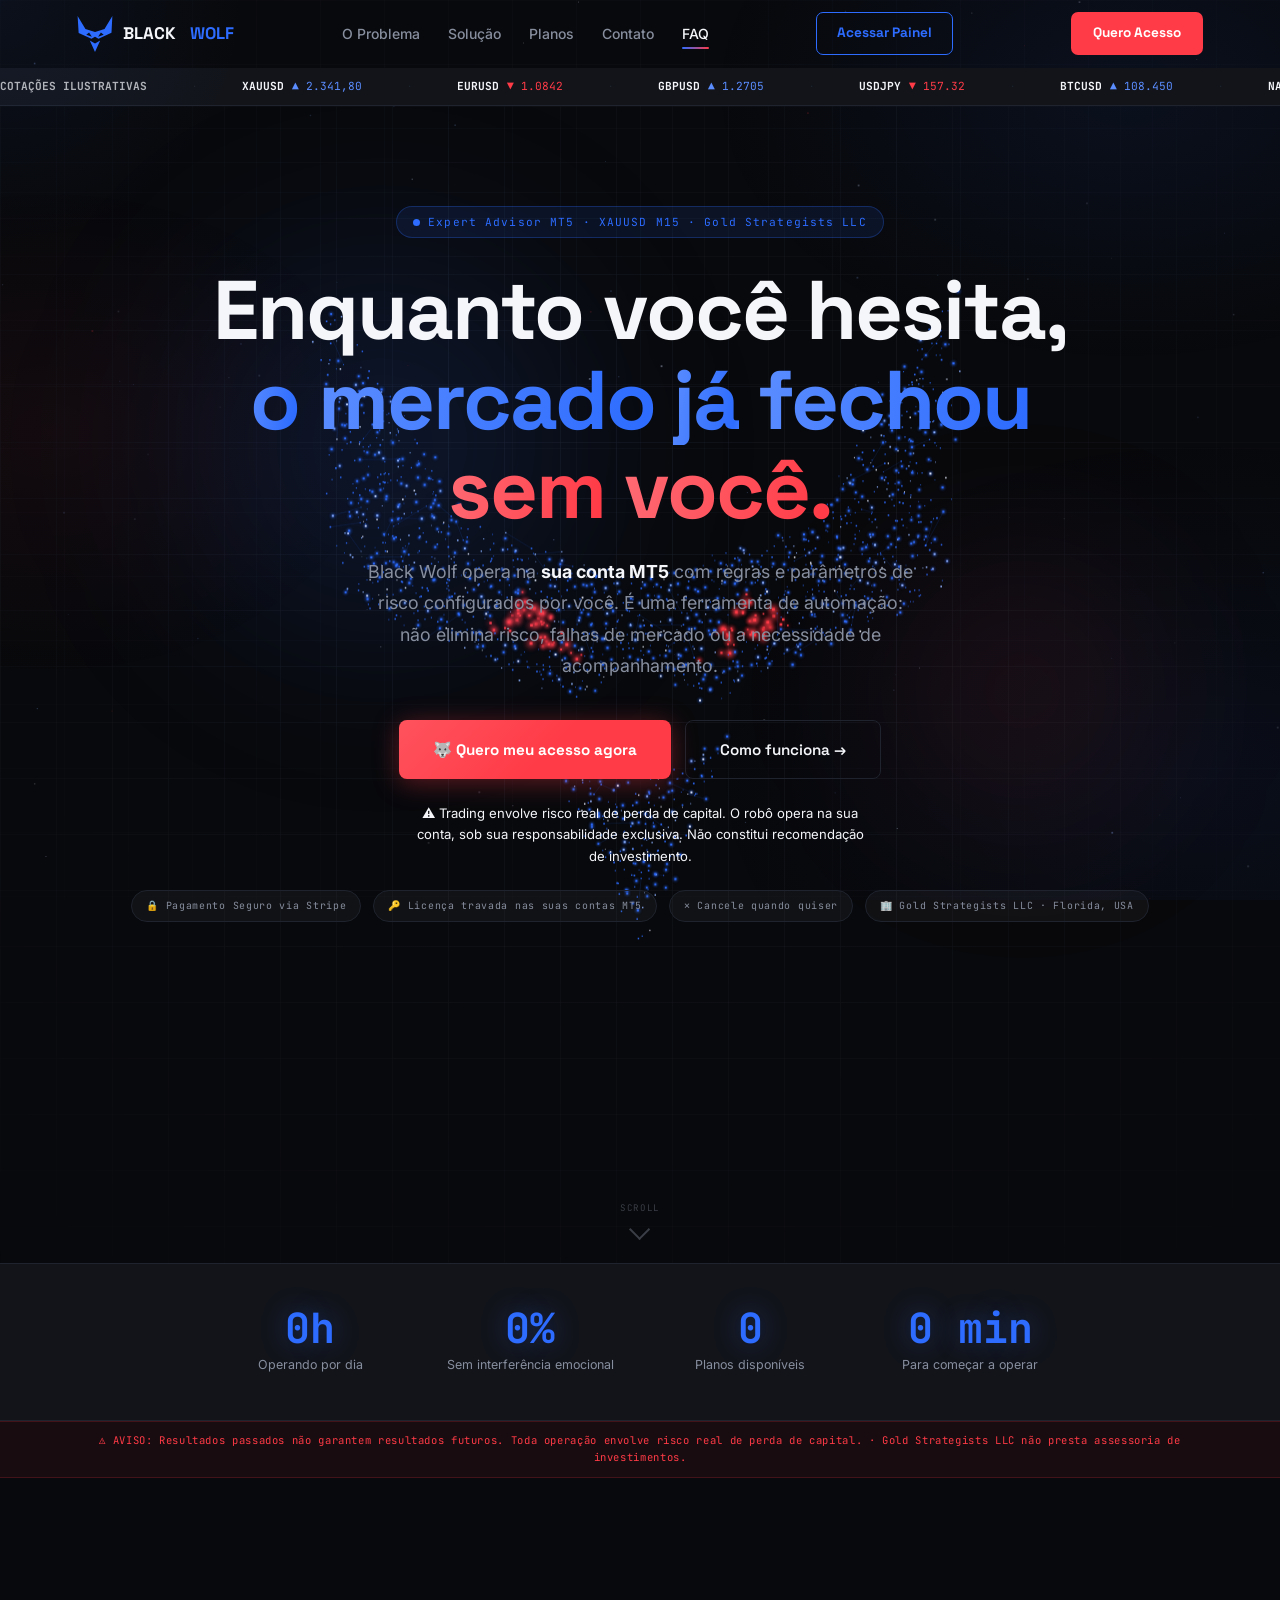
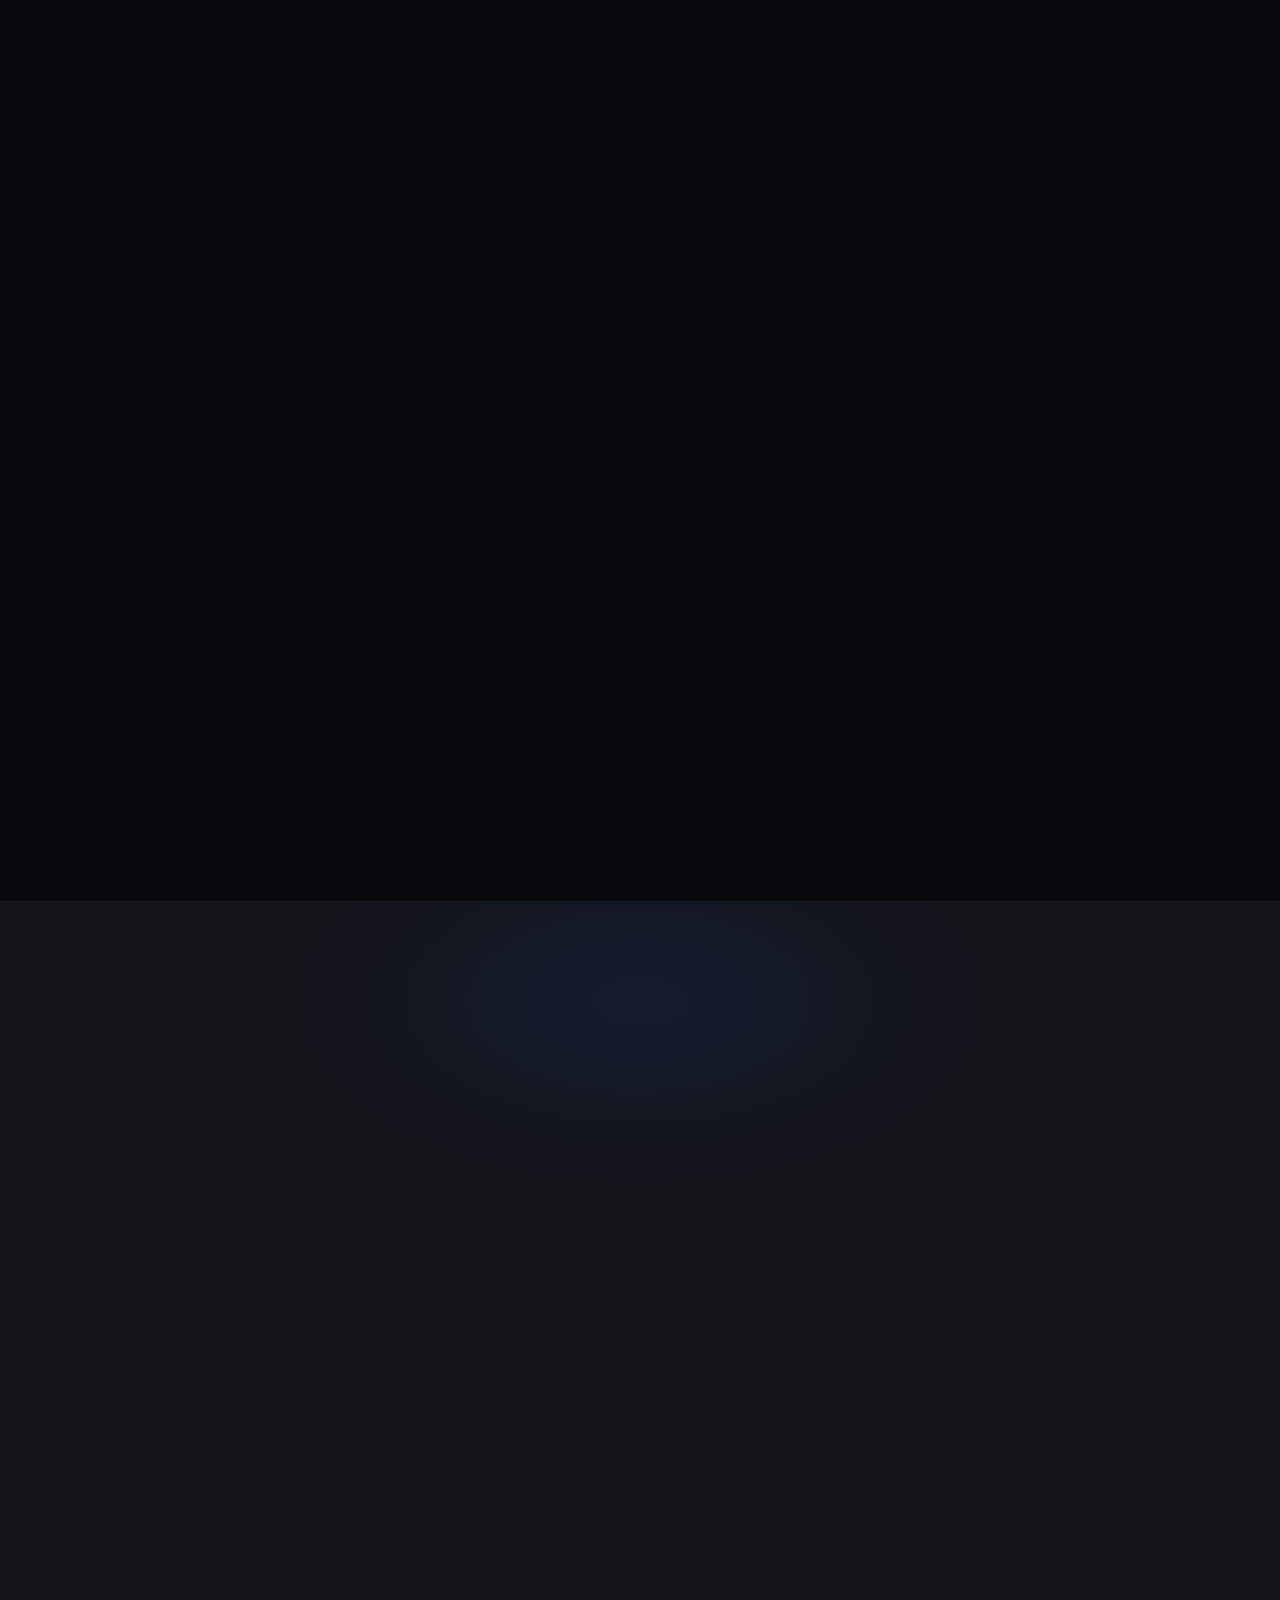
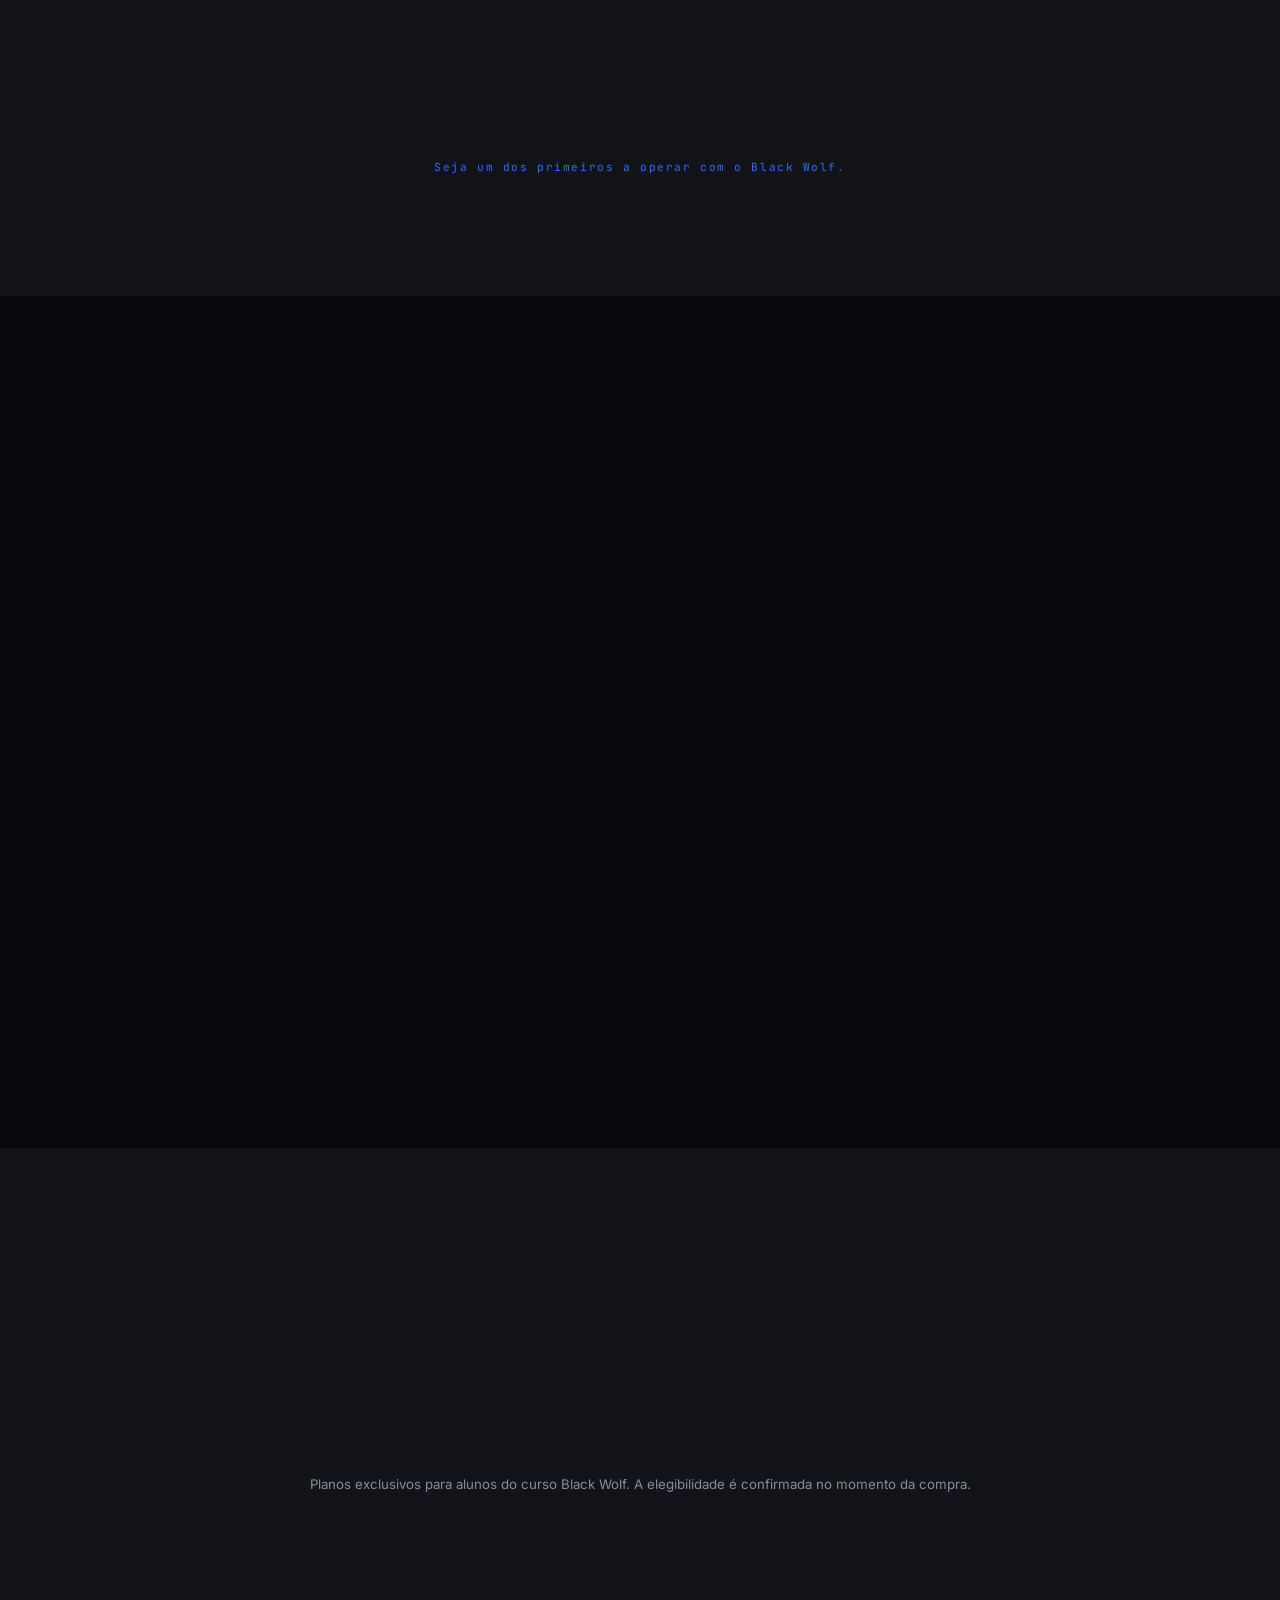
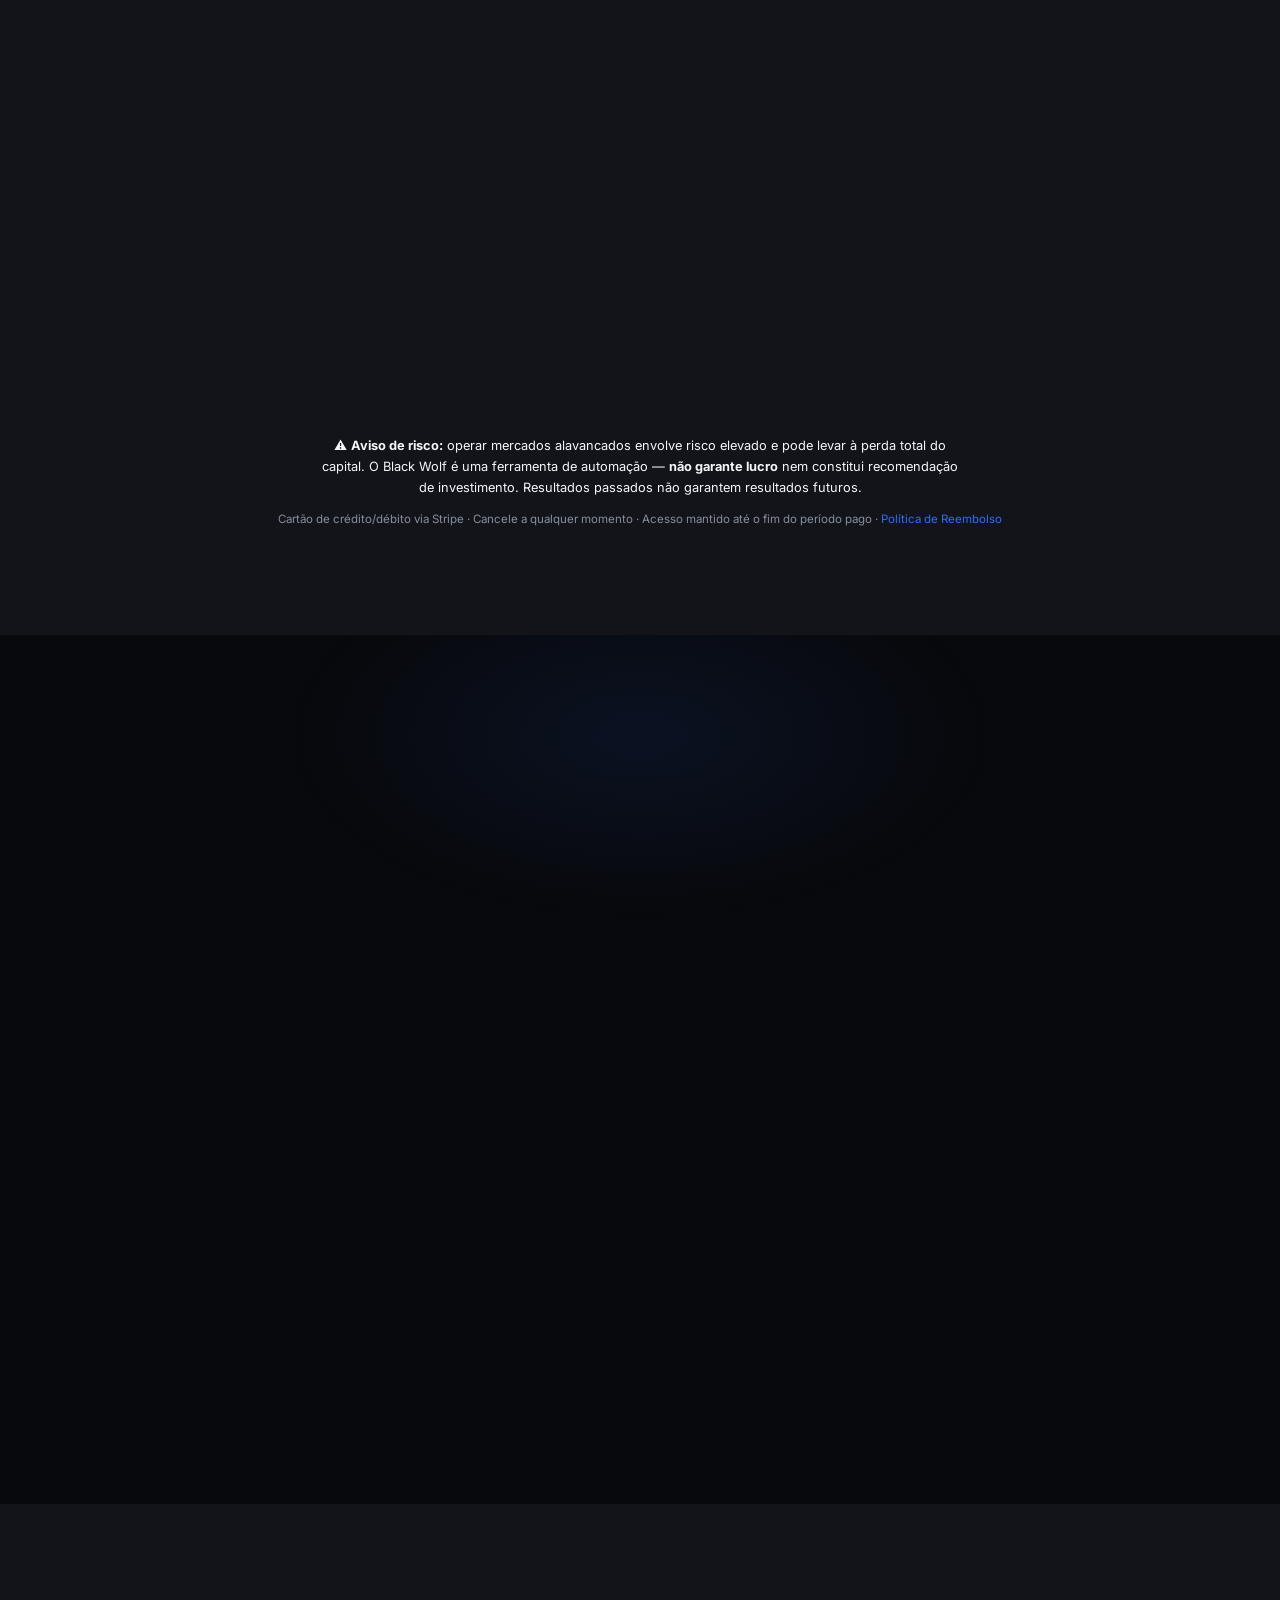
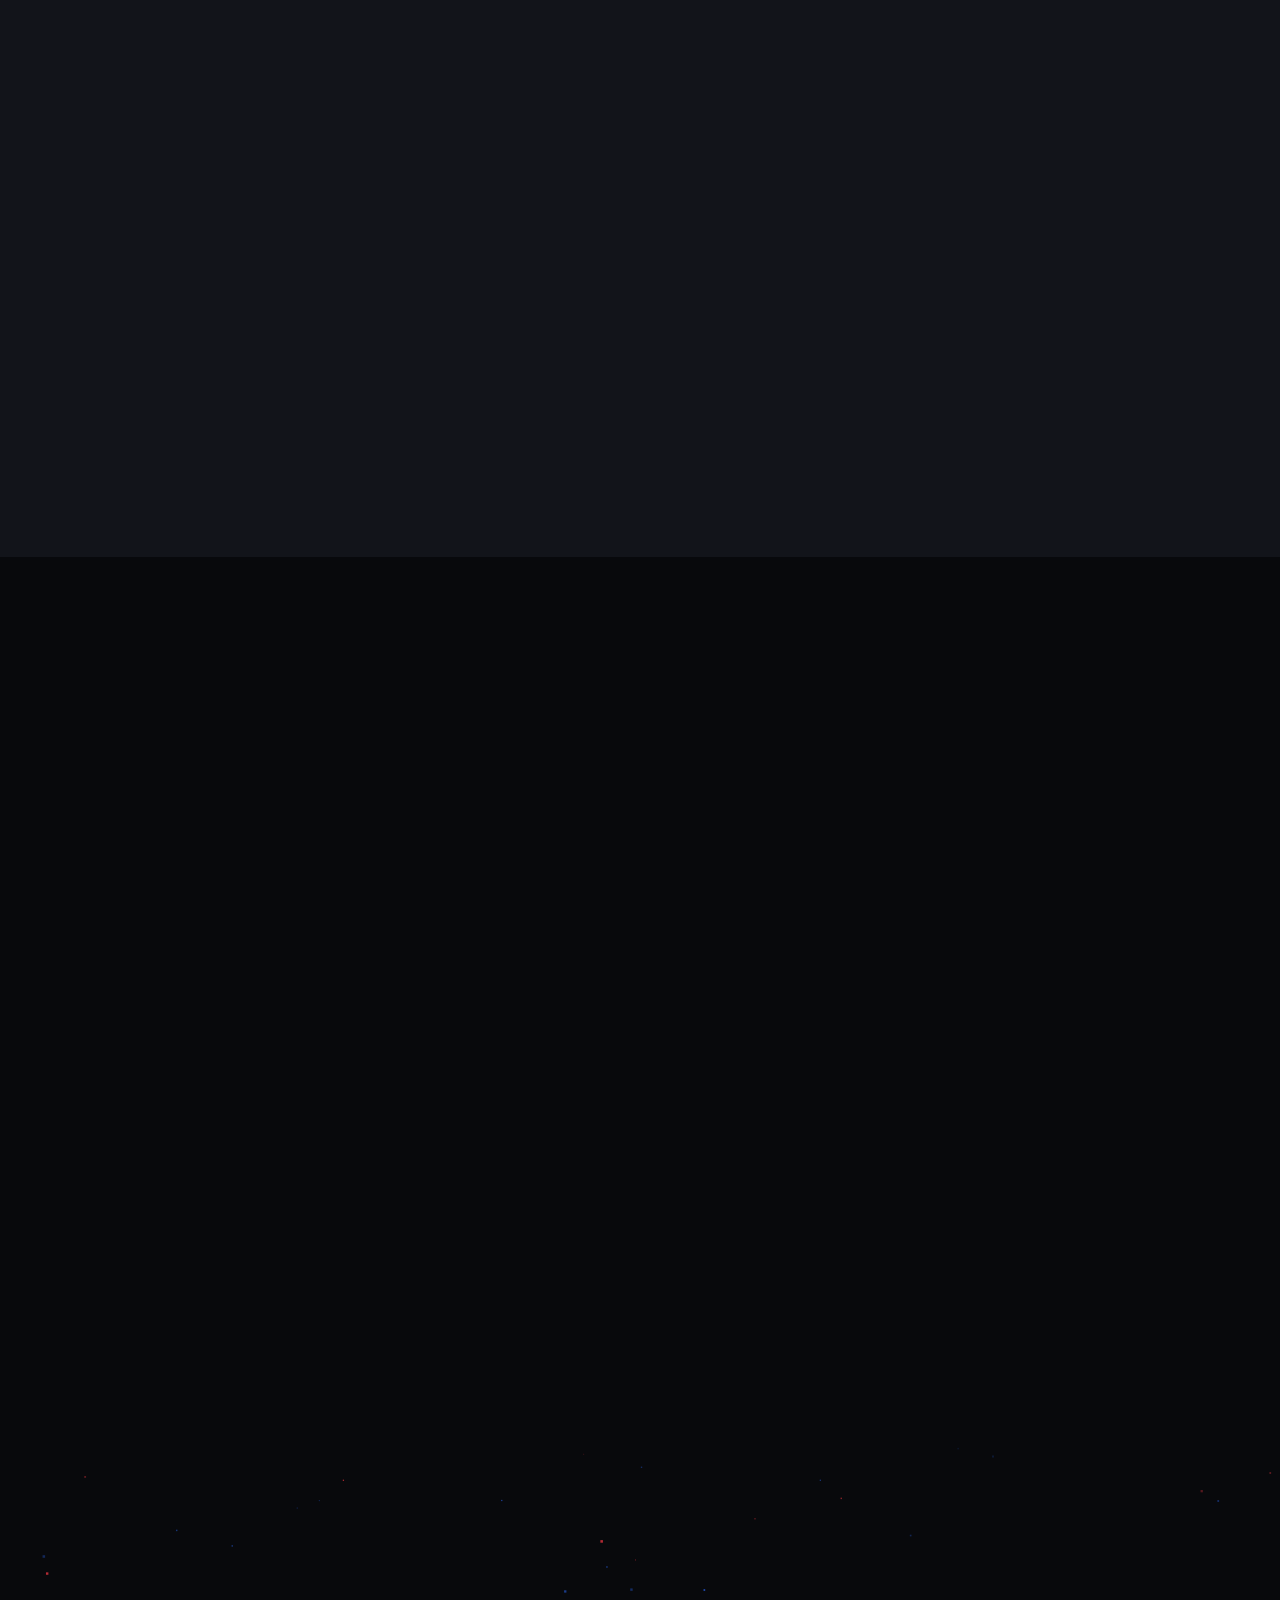
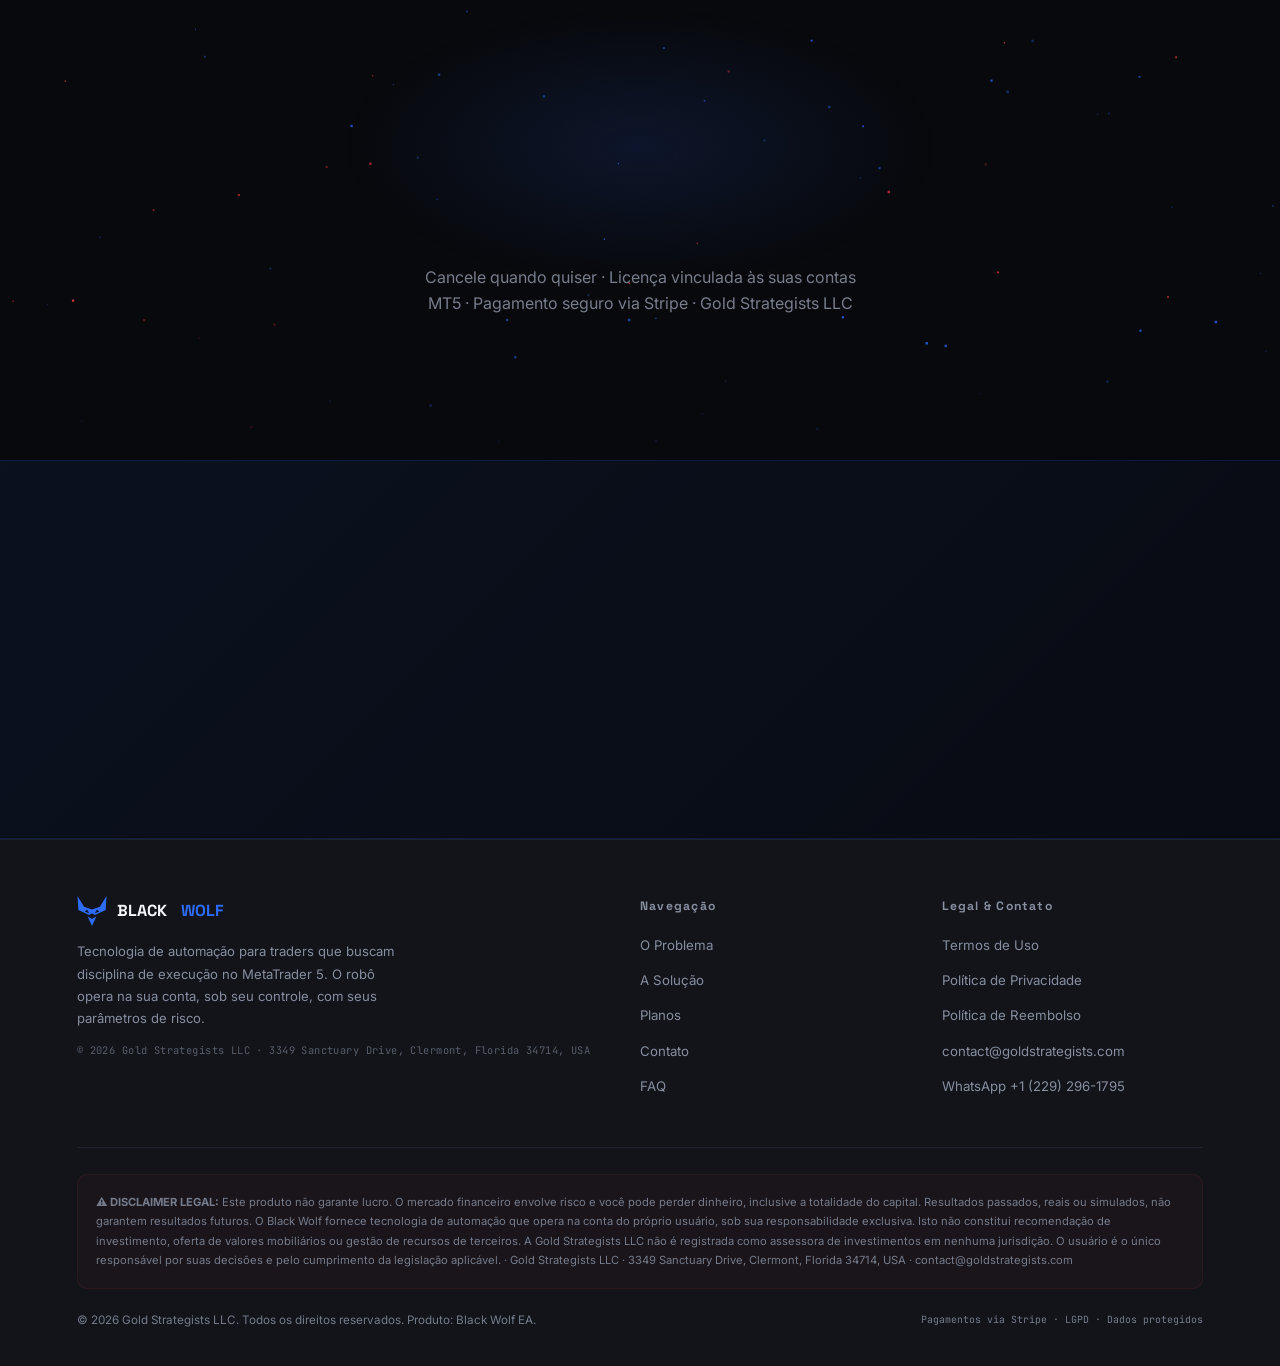
<file: index.html>
<!DOCTYPE html>
<html lang="pt-BR">
<head>
<meta charset="UTF-8">
<meta name="viewport" content="width=device-width, initial-scale=1.0">
<title>Black Wolf — Automação de Trading Profissional para MT5 | Gold Strategists LLC</title>
<link rel="icon" href="[data-uri]">
<link rel="apple-touch-icon" href="[data-uri]">
<meta name="description" content="Black Wolf: software de automação para MetaTrader 5, configurado pelo usuário. Trading envolve risco e não há garantia de resultado.">
<meta name="robots" content="index, follow">
<meta name="theme-color" content="#08090C">
<link rel="canonical" href="https://blackwolfea.com/">
<!-- Open Graph (preview em WhatsApp/Instagram/Facebook/Telegram) -->
<meta property="og:type" content="website">
<meta property="og:site_name" content="Black Wolf — Gold Strategists LLC">
<meta property="og:title" content="Black Wolf — Automação de Trading Profissional para MT5">
<meta property="og:description" content="Software de automação para MetaTrader 5, com parâmetros definidos pelo usuário. Trading envolve risco; não há garantia de resultado.">
<meta property="og:url" content="https://blackwolfea.com/">
<meta property="og:image" content="https://curso.blackwolfea.com/assets/painel-aluno-exato.png">
<meta property="og:image:width" content="1200">
<meta property="og:image:height" content="630">
<meta property="og:locale" content="pt_BR">
<!-- Twitter/X -->
<meta name="twitter:card" content="summary_large_image">
<meta name="twitter:title" content="Black Wolf — Automação de Trading Profissional para MT5">
<meta name="twitter:description" content="Software de automação para MetaTrader 5, com parâmetros definidos pelo usuário. Trading envolve risco; não há garantia de resultado.">
<meta name="twitter:image" content="https://curso.blackwolfea.com/assets/painel-aluno-exato.png">
<!-- Dados estruturados (Product/Organization) -->
<script type="application/ld+json">{"@context":"https://schema.org","@type":"Product","name":"Black Wolf","description":"Robô de trading automatizado (Expert Advisor) para MetaTrader 5, focado em XAUUSD.","brand":{"@type":"Brand","name":"Black Wolf"},"category":"Trading Software","manufacturer":{"@type":"Organization","name":"Gold Strategists LLC","url":"https://blackwolfea.com/"},"offers":{"@type":"AggregateOffer","priceCurrency":"USD","lowPrice":"197.90","highPrice":"500","offerCount":"4","availability":"https://schema.org/InStock","url":"https://blackwolfea.com/#planos"}}</script>
<link rel="preconnect" href="https://fonts.googleapis.com">
<link rel="preconnect" href="https://fonts.gstatic.com" crossorigin>
<link href="https://fonts.googleapis.com/css2?family=Space+Grotesk:wght@400;500;600;700&family=Inter:wght@400;500;600&family=JetBrains+Mono:wght@400;500;700&display=swap" rel="stylesheet">
<style>
/* ── TOKENS ── */
:root{
  --bg:#08090C;--surf:#12141A;--card:#0E1016;--bord:#1F232D;
  --blue:#2D6CFF;--blue-l:#5b8dff;--red:#FF3B47;--green:#5B8DFF;--amber:#F59E0B;
  --ease:cubic-bezier(.22,1,.36,1);
  --text:#F4F6FA;--muted:#878E9E;
  --fh:'Space Grotesk',sans-serif;--fb:'Inter',sans-serif;--fm:'JetBrains Mono',monospace;
}
*,*::before,*::after{box-sizing:border-box;margin:0;padding:0}
html{scroll-behavior:smooth;overflow-x:hidden}
body{background:var(--bg);color:var(--text);font-family:var(--fb);font-size:16px;line-height:1.65;overflow-x:hidden;width:100%;position:relative}
img,video{max-width:100%;height:auto}
canvas{max-width:100%}
a{text-decoration:none;color:inherit}
/* ── PROGRESS ── */
#prog{position:fixed;top:0;left:0;height:3px;width:0;background:linear-gradient(90deg,var(--blue),var(--red));z-index:3000;transition:width .1s linear;box-shadow:0 0 8px rgba(45,108,255,.6)}
/* ── NAV ── */
nav{position:fixed;top:0;left:0;right:0;z-index:2000;height:68px;display:flex;align-items:center;justify-content:space-between;padding:0 6%;transition:background .35s,border-color .35s;border-bottom:1px solid transparent}
nav.solid{background:rgba(8,9,12,.96);backdrop-filter:blur(18px);border-color:var(--bord)}
.nav-logo{display:flex;align-items:center;gap:10px;font-family:var(--fh);font-weight:700;font-size:1.05rem}
.nav-logo svg{width:36px;height:36px;flex-shrink:0}
.accent{color:var(--blue)}
.nav-links{display:flex;gap:28px;list-style:none}
.nav-links a{color:var(--muted);font-size:.875rem;font-weight:500;transition:color .2s}
.nav-links a:hover{color:var(--text)}
.nav-cta{background:var(--red);color:#fff;padding:10px 22px;border-radius:7px;font-family:var(--fh);font-weight:700;font-size:.85rem;transition:all .2s}
.nav-cta:hover{background:#e0202c;transform:translateY(-1px)}
.nav-painel{background:transparent;color:var(--blue);border:1.5px solid var(--blue);padding:9px 20px;border-radius:7px;font-family:var(--fh);font-weight:700;font-size:.85rem;transition:all .2s;margin-right:10px;white-space:nowrap}
.nav-painel:hover{background:rgba(45,108,255,.1);transform:translateY(-1px)}
.ham{display:none;flex-direction:column;gap:5px;cursor:pointer;background:none;border:none;padding:4px}
.ham span{display:block;width:22px;height:2px;background:var(--text);border-radius:2px;transition:all .3s}
/* ── MOB ── */
.mob{display:none;position:fixed;inset:0;background:rgba(8,9,12,.98);backdrop-filter:blur(20px);z-index:1999;flex-direction:column;align-items:center;justify-content:center;gap:28px}
.mob.open{display:flex}
.mob a{font-family:var(--fh);font-size:1.4rem;font-weight:700;transition:color .2s}
.mob a:hover{color:var(--blue)}
.mob-x{position:absolute;top:20px;right:6%;font-size:1.8rem;cursor:pointer;background:none;border:none;color:var(--muted)}
/* ── TICKER ── */
.ticker-wrap{margin-top:68px;background:var(--surf);border-bottom:1px solid var(--bord);overflow:hidden;height:38px;display:flex;align-items:center}
.ticker-inner{display:flex;gap:40px;white-space:nowrap;animation:ticker 26s linear infinite}
@keyframes ticker{from{transform:translateX(0)}to{transform:translateX(-50%)}}
.tick{display:inline-flex;align-items:center;gap:8px}
.ts{font-family:var(--fm);font-size:.7rem;font-weight:700}
.tv{font-family:var(--fm);font-size:.7rem}
.tv.up{color:var(--green)}.tv.dn{color:var(--red)}
.tsep{color:var(--bord);font-size:.7rem;margin:0 6px}
/* ── HERO ── */
.hero{position:relative;min-height:100vh;display:flex;flex-direction:column;align-items:center;justify-content:center;text-align:center;padding:100px 6% 80px;overflow:hidden}
.hero-grid{position:absolute;inset:0;pointer-events:none;background-image:linear-gradient(rgba(31,35,45,.4) 1px,transparent 1px),linear-gradient(90deg,rgba(31,35,45,.4) 1px,transparent 1px);background-size:56px 56px;mask-image:radial-gradient(ellipse 80% 80% at 50% 40%,black 10%,transparent 100%)}
.glow-b{position:absolute;width:560px;height:560px;background:radial-gradient(circle,rgba(45,108,255,.18) 0%,transparent 70%);top:5%;left:8%;filter:blur(80px);pointer-events:none;animation:gb 9s ease-in-out infinite;will-change:transform}
.glow-r{position:absolute;width:360px;height:360px;background:radial-gradient(circle,rgba(255,59,71,.13) 0%,transparent 70%);top:35%;right:6%;filter:blur(80px);pointer-events:none;animation:gr 12s ease-in-out infinite;will-change:transform}
@keyframes gb{0%,100%{transform:translate(0,0)}50%{transform:translate(22px,-18px)}}
@keyframes gr{0%,100%{transform:translate(0,0)}50%{transform:translate(-16px,20px)}}
.eyebrow-pill{display:inline-flex;align-items:center;gap:8px;background:rgba(45,108,255,.1);border:1px solid rgba(45,108,255,.28);padding:6px 16px;border-radius:100px;font-family:var(--fm);font-size:.7rem;color:var(--blue);letter-spacing:.1em;margin-bottom:28px;position:relative;z-index:1}
.pdot{width:7px;height:7px;background:var(--blue);border-radius:50%;animation:pdot 1.8s ease-in-out infinite}
@keyframes pdot{0%,100%{opacity:1;transform:scale(1)}50%{opacity:.4;transform:scale(.6)}}
.hero h1{font-family:var(--fh);font-size:clamp(2.5rem,6.5vw,5.4rem);font-weight:700;line-height:1.07;letter-spacing:-.025em;margin-bottom:22px;position:relative;z-index:1}
.hb{color:var(--blue)}.hr{color:var(--red)}
.hero-sub{font-size:clamp(.95rem,1.8vw,1.12rem);color:var(--muted);max-width:560px;margin:0 auto 38px;line-height:1.76;position:relative;z-index:1}
.hero-sub strong{color:var(--text)}
.btn-row{display:flex;gap:14px;justify-content:center;flex-wrap:wrap;margin-bottom:24px;position:relative;z-index:1}
.btn-red{background:var(--red);color:#fff;padding:16px 34px;border-radius:8px;font-family:var(--fh);font-weight:700;font-size:.95rem;box-shadow:0 4px 26px rgba(255,59,71,.35);transition:all .25s;position:relative;overflow:hidden;display:inline-flex;align-items:center;gap:8px}
.btn-red::after{content:'';position:absolute;inset:0;background:linear-gradient(135deg,rgba(255,255,255,.12) 0%,transparent 55%);pointer-events:none}
.btn-red:hover{background:#f02030;transform:translateY(-2px);box-shadow:0 8px 34px rgba(255,59,71,.5)}
.btn-ghost{background:transparent;color:var(--text);padding:16px 34px;border-radius:8px;font-family:var(--fh);font-weight:600;font-size:.95rem;border:1px solid var(--bord);transition:all .25s}
.btn-ghost:hover{border-color:var(--blue);color:var(--blue);background:rgba(45,108,255,.06)}
.risk-note{font-size:.82rem;color:var(--text);max-width:460px;margin:0 auto 22px;position:relative;z-index:1}
.trust-row{display:flex;gap:12px;justify-content:center;flex-wrap:wrap;margin-bottom:44px;position:relative;z-index:1}
.tbadge{display:flex;align-items:center;gap:7px;background:rgba(255,255,255,.04);border:1px solid var(--bord);padding:7px 14px;border-radius:100px;font-family:var(--fm);font-size:.62rem;color:var(--muted);letter-spacing:.07em}
/* ── HUD ── */
.hud{width:100%;max-width:700px;margin:0 auto;background:var(--surf);border:1px solid var(--bord);border-radius:16px;padding:22px;box-shadow:0 0 60px rgba(45,108,255,.07),0 32px 64px rgba(0,0,0,.55);position:relative;z-index:1}
.hud::before{content:'';position:absolute;top:-1px;left:24px;right:24px;height:1px;background:linear-gradient(90deg,transparent,var(--blue),transparent)}
.hud-top{display:flex;justify-content:space-between;align-items:center;margin-bottom:16px}
.hud-lbl{font-family:var(--fm);font-size:.65rem;color:var(--blue);letter-spacing:.12em}
.hud-live{display:flex;align-items:center;gap:6px;font-family:var(--fm);font-size:.62rem;color:var(--green)}
.ldot{width:6px;height:6px;background:var(--green);border-radius:50%;animation:pdot 1.4s ease-in-out infinite}
.hud-cards{display:grid;grid-template-columns:repeat(3,1fr);gap:10px;margin-bottom:16px}
.hc{background:var(--card);border:1px solid var(--bord);border-radius:10px;padding:12px}
.hc-l{font-family:var(--fm);font-size:.58rem;color:var(--muted);letter-spacing:.07em;margin-bottom:5px}
.hc-v{font-family:var(--fm);font-size:1rem;font-weight:700}
.hc-v.bl{color:var(--blue)}.hc-v.gr{color:var(--green)}
.bar-row{display:flex;align-items:center;gap:10px;margin-bottom:8px}
.bar-lbl{font-family:var(--fm);font-size:.58rem;color:var(--muted);width:82px;text-align:right;flex-shrink:0}
.bar-track{flex:1;height:5px;background:rgba(255,255,255,.06);border-radius:5px;overflow:hidden}
.bar-fill{height:100%;border-radius:5px;width:0;transition:width 1.6s ease}
.bar-fill.b{background:var(--blue)}.bar-fill.r{background:var(--red)}
.bar-v{font-family:var(--fm);font-size:.62rem;width:38px}
/* ── SCROLL HINT ── */
.scrl{position:absolute;bottom:26px;left:50%;transform:translateX(-50%);display:flex;flex-direction:column;align-items:center;gap:6px;opacity:.4;animation:scrl 2.2s ease-in-out infinite}
@keyframes scrl{0%,100%{transform:translateX(-50%) translateY(0)}50%{transform:translateX(-50%) translateY(8px)}}
.scrl span{font-family:var(--fm);font-size:.57rem;color:var(--muted);letter-spacing:.18em}
.scrl-arr{width:15px;height:15px;border-right:2px solid var(--muted);border-bottom:2px solid var(--muted);transform:rotate(45deg)}
/* ── STATS ── */
.stats-band{background:var(--surf);border-top:1px solid var(--bord);border-bottom:1px solid var(--bord);padding:44px 6%}
.stats-g{display:grid;grid-template-columns:repeat(4,1fr);gap:20px;max-width:860px;margin:0 auto;text-align:center}
.snum{font-family:var(--fm);font-size:clamp(1.8rem,4vw,2.6rem);font-weight:700;color:var(--blue);line-height:1;margin-bottom:6px}
.slbl{font-size:.78rem;color:var(--muted)}
/* ── RISK RIBBON ── */
.rr{background:rgba(255,59,71,.07);border-top:1px solid rgba(255,59,71,.18);border-bottom:1px solid rgba(255,59,71,.18);padding:10px 6%;text-align:center;font-family:var(--fm);font-size:.66rem;color:var(--red);letter-spacing:.06em}
/* ── SECTIONS ── */
.sec{position:relative;padding:106px 6%}
.inner{max-width:1100px;margin:0 auto}
.center{text-align:center}
.eyebrow{display:block;font-family:var(--fm);font-size:.68rem;color:var(--blue);letter-spacing:.14em;margin-bottom:14px}
.sec-title{font-family:var(--fh);font-size:clamp(1.9rem,4vw,3.2rem);font-weight:700;line-height:1.1;letter-spacing:-.02em;margin-bottom:18px}
.sec-sub{color:var(--muted);font-size:1rem;line-height:1.72;max-width:560px}
/* ── PAIN ── */
.pain-g{display:grid;grid-template-columns:1fr 1fr;gap:52px;align-items:start}
.pain-item{display:flex;gap:14px;align-items:flex-start;padding:17px 0;border-bottom:1px solid var(--bord)}
.pain-item:last-child{border:none}
.picon{width:38px;height:38px;min-width:38px;background:rgba(255,59,71,.1);border:1px solid rgba(255,59,71,.18);border-radius:9px;display:flex;align-items:center;justify-content:center;font-size:1rem}
.pt{font-family:var(--fh);font-weight:600;font-size:.9rem;margin-bottom:3px}
.pd{font-size:.82rem;color:var(--muted);line-height:1.55}
.chart-box{background:var(--surf);border:1px solid var(--bord);border-radius:14px;padding:22px;overflow:hidden}
.chart-box canvas{display:block;width:100%!important}
.chart-meta{margin-top:14px;padding-top:14px;border-top:1px solid var(--bord)}
/* ── SOL ── */
.sol-g{display:grid;grid-template-columns:repeat(3,1fr);gap:18px;margin-top:52px}
.sol-c{background:var(--surf);border:1px solid var(--bord);border-radius:14px;padding:26px 22px;transition:border-color .3s,transform .3s}
.sol-c:hover{border-color:rgba(45,108,255,.4);transform:translateY(-4px)}
.sicon{width:44px;height:44px;background:rgba(45,108,255,.12);border:1px solid rgba(45,108,255,.28);border-radius:11px;display:flex;align-items:center;justify-content:center;color:#5b8dff;flex-shrink:0;box-shadow:0 0 18px rgba(45,108,255,.12)}
.sicon svg{width:20px;height:20px}
.sicon.rd{background:rgba(255,59,71,.1);border-color:rgba(255,59,71,.28);color:#ff6b74;box-shadow:0 0 18px rgba(255,59,71,.1)}
.sol-head{display:flex;align-items:center;gap:13px;margin-bottom:13px}
.sol-c{text-align:left}
.st{font-family:var(--fh);font-weight:700;font-size:.95rem}
.sd{font-size:.82rem;color:var(--muted);line-height:1.6}
/* ── TIMELINE ── */
.tl{max-width:680px;margin:50px auto 0;position:relative}
.tl-line{position:absolute;left:25px;top:26px;bottom:26px;width:2px;background:linear-gradient(180deg,var(--blue) 0%,rgba(45,108,255,.06) 100%);border-radius:2px}
.tl-item{display:flex;gap:24px;align-items:flex-start;margin-bottom:38px;position:relative}
.tl-item:last-child{margin-bottom:0}
.tl-n{width:50px;height:50px;min-width:50px;border-radius:50%;display:flex;align-items:center;justify-content:center;font-family:var(--fm);font-weight:700;font-size:.88rem;z-index:1;flex-shrink:0}
.tl-n.act{background:var(--blue);color:#fff;box-shadow:0 0 20px rgba(45,108,255,.5)}
.tl-n.off{background:var(--card);border:2px solid var(--bord);color:var(--muted)}
.tl-n.done{background:var(--green);color:#fff;box-shadow:0 0 18px rgba(45,108,255,.45)}
.tl-body{padding-top:11px}
.tl-t{font-family:var(--fh);font-weight:700;font-size:.93rem;margin-bottom:5px}
.tl-d{font-size:.82rem;color:var(--muted);line-height:1.6}
.tl-code{font-family:var(--fm);font-size:.74rem;color:var(--blue)}
/* ── PROOF ── */
.proof-card{background:var(--card);border:1px solid var(--bord);border-radius:14px;padding:28px;margin-top:34px}
.proof-badge{display:inline-flex;align-items:center;gap:7px;background:rgba(45,108,255,.1);border:1px solid rgba(45,108,255,.2);padding:5px 13px;border-radius:100px;font-family:var(--fm);font-size:.62rem;color:var(--blue);letter-spacing:.09em;margin-bottom:16px}
.proof-text{font-size:.875rem;color:var(--muted);line-height:1.72;margin-bottom:16px}
.proof-link{display:inline-flex;align-items:center;gap:7px;background:rgba(45,108,255,.1);border:1px solid rgba(45,108,255,.24);padding:10px 18px;border-radius:8px;font-family:var(--fm);font-size:.72rem;color:var(--blue);letter-spacing:.07em;transition:background .2s}
.proof-link:hover{background:rgba(45,108,255,.2)}
.proof-disc{margin-top:18px;padding:14px;background:rgba(255,59,71,.05);border:1px solid rgba(255,59,71,.13);border-radius:9px;font-size:.72rem;color:var(--muted);line-height:1.6}
.tests-g{display:grid;grid-template-columns:repeat(3,1fr);gap:18px;margin-top:28px}
.tc{background:var(--card);border:1px solid var(--bord);border-radius:14px;padding:22px;position:relative}
.tc::before{content:'"';position:absolute;top:12px;right:16px;font-size:3.5rem;color:rgba(45,108,255,.1);font-family:var(--fh);line-height:1}
.tc-text{font-size:.84rem;color:var(--muted);line-height:1.65;margin-bottom:14px}
.tc-auth{display:flex;align-items:center;gap:10px}
.tc-av{width:36px;height:36px;border-radius:50%;background:linear-gradient(135deg,var(--blue),#1a3f99);display:flex;align-items:center;justify-content:center;font-family:var(--fh);font-weight:700;font-size:.74rem;color:#fff}
.tc-name{font-family:var(--fh);font-weight:600;font-size:.82rem}
.tc-plan{font-family:var(--fm);font-size:.63rem;color:var(--blue)}
/* ── FOR WHOM ── */
.fw-g{display:grid;grid-template-columns:1fr 1fr;gap:20px;max-width:880px;margin:50px auto 0}
.fw-c{background:var(--surf);border:1px solid var(--bord);border-radius:14px;padding:28px}
.fw-c.yes{border-color:rgba(45,108,255,.35)}.fw-c.no{border-color:rgba(255,59,71,.18)}
.fw-h{font-family:var(--fh);font-weight:700;font-size:.95rem;margin-bottom:18px}
.fw-h.yes{color:var(--green)}.fw-h.no{color:var(--red)}
.fw-list{list-style:none}
.fw-list li{display:flex;gap:10px;font-size:.84rem;color:var(--muted);padding:9px 0;border-bottom:1px solid var(--bord);line-height:1.5;align-items:flex-start}
.fw-list li:last-child{border:none}
.fw-list li span{color:var(--text)}
/* ── PLANS ── */
.plans-sec{background:var(--surf)}
.tgl-row{display:flex;align-items:center;justify-content:center;gap:16px;margin-bottom:32px}
.tgl-lbl{font-family:var(--fh);font-weight:600;font-size:.88rem;color:var(--muted);cursor:pointer;transition:color .2s}
.tgl-lbl.on{color:var(--text)}
.tgl-sw{width:50px;height:26px;background:var(--bord);border-radius:100px;cursor:pointer;position:relative;transition:background .3s;border:none;outline:none}
.tgl-sw.on{background:var(--blue)}
.tgl-k{position:absolute;top:3px;left:3px;width:20px;height:20px;background:#fff;border-radius:50%;transition:transform .3s}
.tgl-sw.on .tgl-k{transform:translateX(24px)}
.val-row{display:flex;gap:10px;max-width:460px;margin:0 auto 22px;flex-wrap:wrap}
.val-row input{flex:1;min-width:200px;background:var(--card);border:1px solid var(--bord);border-radius:8px;padding:12px 14px;color:var(--text);font-family:var(--fb);font-size:.875rem;outline:none;transition:border-color .2s}
.val-row input:focus{border-color:var(--blue)}
.val-row input::placeholder{color:var(--muted)}
.val-row button{background:var(--blue);color:#fff;border:none;border-radius:8px;padding:12px 18px;font-family:var(--fh);font-weight:700;font-size:.83rem;cursor:pointer;transition:background .2s;white-space:nowrap}
.val-row button:hover{background:#1a55e8}
.val-msg{text-align:center;font-family:var(--fm);font-size:.72rem;min-height:18px;margin-bottom:30px;color:var(--muted)}
.val-msg.ok{color:var(--green)}.val-msg.err{color:var(--red)}
.plans-g{display:grid;grid-template-columns:repeat(3,1fr);gap:18px}
.plan-c{background:var(--card);border:1px solid var(--bord);border-radius:16px;padding:30px 26px;position:relative;transition:transform .3s,border-color .3s;overflow:hidden}
.plan-c:hover{transform:translateY(-5px)}
.plan-c.best{border-color:var(--blue);background:linear-gradient(180deg,rgba(45,108,255,.07) 0%,var(--card) 100%)}
.plan-badge{position:absolute;top:0;left:50%;transform:translateX(-50%);background:var(--blue);color:#fff;font-family:var(--fm);font-size:.57rem;letter-spacing:.09em;padding:4px 14px;border-radius:0 0 8px 8px}
.plan-name{font-family:var(--fh);font-weight:700;font-size:.85rem;color:var(--muted);letter-spacing:.06em;margin-bottom:7px}
.plan-price{font-family:var(--fm);font-size:2.4rem;font-weight:700;color:var(--text);line-height:1;margin-bottom:3px}
.plan-cur{font-size:.9rem;color:var(--muted);vertical-align:super}
.plan-period{font-size:.78rem;color:var(--muted);margin-bottom:22px}
.plan-feats{list-style:none;margin-bottom:22px}
.plan-feats li{display:flex;gap:9px;font-size:.82rem;color:var(--muted);padding:7px 0;border-bottom:1px solid rgba(255,255,255,.04);align-items:flex-start}
.plan-feats li .ck{color:var(--green);flex-shrink:0;margin-top:1px}
.plan-feats li span{color:var(--text)}
.plan-btn{display:block;text-align:center;padding:13px;border-radius:8px;font-family:var(--fh);font-weight:700;font-size:.875rem;border:none;cursor:pointer;transition:all .25s}
.plan-btn.prim{background:var(--blue);color:#fff}
.plan-btn.prim:hover{background:#1a55e8;box-shadow:0 0 22px rgba(45,108,255,.4)}
.plan-btn.out{background:transparent;color:var(--text);border:1px solid var(--bord)}
.plan-btn.out:hover{border-color:var(--blue);color:var(--blue)}
.ext-g{display:grid;grid-template-columns:repeat(3,1fr);gap:18px}
/* ── STRIPE CHECKOUT MODAL ── */
.modal-bg{display:none;position:fixed;inset:0;background:rgba(0,0,0,.75);backdrop-filter:blur(8px);z-index:4000;align-items:center;justify-content:center;padding:20px}
.modal-bg.open{display:flex}
.modal{background:var(--surf);border:1px solid var(--bord);border-radius:20px;padding:36px;max-width:480px;width:100%;position:relative;box-shadow:0 0 80px rgba(45,108,255,.12)}
.modal::before{content:'';position:absolute;top:-1px;left:24px;right:24px;height:1px;background:linear-gradient(90deg,transparent,var(--blue),transparent)}
.modal-close{position:absolute;top:16px;right:18px;background:none;border:none;color:var(--muted);font-size:1.4rem;cursor:pointer;line-height:1}
.modal-close:hover{color:var(--text)}
.modal h3{font-family:var(--fh);font-weight:700;font-size:1.2rem;margin-bottom:6px}
.modal-plan{font-family:var(--fm);font-size:.68rem;color:var(--blue);letter-spacing:.1em;margin-bottom:24px}
.modal-price{font-family:var(--fm);font-size:1.8rem;font-weight:700;color:var(--text);margin-bottom:24px}
.modal-price span{font-size:.9rem;color:var(--muted)}
.form-group{margin-bottom:16px}
.form-group label{display:block;font-family:var(--fh);font-size:.78rem;font-weight:600;color:var(--muted);margin-bottom:7px;letter-spacing:.04em}
.form-group input,.form-group select{width:100%;background:var(--card);border:1px solid var(--bord);border-radius:8px;padding:12px 14px;color:var(--text);font-family:var(--fb);font-size:.9rem;outline:none;transition:border-color .2s}
.form-group input:focus,.form-group select:focus{border-color:var(--blue)}
.form-group input::placeholder{color:var(--muted)}
.form-group select{cursor:pointer;appearance:none;background-image:url("data:image/svg+xml,%3Csvg xmlns='http://www.w3.org/2000/svg' width='12' height='8' fill='none'%3E%3Cpath d='M1 1l5 5 5-5' stroke='%23878E9E' stroke-width='2' stroke-linecap='round'/%3E%3C/svg%3E");background-repeat:no-repeat;background-position:right 14px center}
.form-row{display:grid;grid-template-columns:1fr 1fr;gap:12px}
.stripe-btn{width:100%;background:var(--blue);color:#fff;border:none;border-radius:10px;padding:16px;font-family:var(--fh);font-weight:700;font-size:1rem;cursor:pointer;transition:all .25s;margin-top:8px;display:flex;align-items:center;justify-content:center;gap:10px}
.stripe-btn:hover{background:#1a55e8;box-shadow:0 0 28px rgba(45,108,255,.45)}
.stripe-btn:disabled{opacity:.6;cursor:not-allowed}
.stripe-note{text-align:center;font-family:var(--fm);font-size:.62rem;color:var(--muted);margin-top:14px;display:flex;align-items:center;justify-content:center;gap:6px}
.pix-row{display:flex;align-items:center;justify-content:center;gap:12px;margin:16px 0;position:relative}
.pix-row::before,.pix-row::after{content:'';flex:1;height:1px;background:var(--bord)}
.pix-row span{font-family:var(--fm);font-size:.65rem;color:var(--muted)}
.pix-btn{width:100%;background:var(--card);color:var(--text);border:1px solid var(--bord);border-radius:10px;padding:14px;font-family:var(--fh);font-weight:600;font-size:.9rem;cursor:pointer;transition:all .25s;display:flex;align-items:center;justify-content:center;gap:8px}
.pix-btn:hover{border-color:var(--green);color:var(--green)}
/* ── ENV ── */
.env-g{display:grid;grid-template-columns:repeat(3,1fr);gap:18px;margin-top:50px}
.env-c{background:var(--surf);border:1px solid var(--bord);border-radius:14px;padding:24px;text-align:center}
.env-icon{width:48px;height:48px;margin:0 auto 14px;border-radius:12px;background:rgba(45,108,255,.12);border:1px solid rgba(45,108,255,.28);display:flex;align-items:center;justify-content:center;color:#5b8dff;box-shadow:0 0 18px rgba(45,108,255,.12)}
.env-icon svg{width:22px;height:22px}
.env-t{font-family:var(--fh);font-weight:700;font-size:.92rem;margin-bottom:6px}
.env-d{font-size:.8rem;color:var(--muted);line-height:1.6}
/* ── FAQ ── */
.faq-list{max-width:720px;margin:46px auto 0}
.faq-item{border-bottom:1px solid var(--bord)}
.faq-q{width:100%;background:none;border:none;padding:20px 0;display:flex;justify-content:space-between;align-items:center;gap:16px;cursor:pointer;font-family:var(--fh);font-weight:600;font-size:.92rem;color:var(--text);text-align:left;transition:color .2s}
.faq-q:hover{color:var(--blue)}
.faq-arr{width:17px;height:17px;flex-shrink:0;border-right:2px solid var(--muted);border-bottom:2px solid var(--muted);transform:rotate(45deg) translateY(-3px);transition:transform .3s,border-color .3s}
.faq-item.open .faq-arr{transform:rotate(-135deg) translateY(-3px);border-color:var(--blue)}
.faq-a{max-height:0;overflow:hidden;transition:max-height .38s ease;font-size:.862rem;color:var(--muted);line-height:1.72}
.faq-item.open .faq-a{max-height:600px;padding-bottom:18px}
/* ── CONTACT ── */
.contact-g{display:grid;grid-template-columns:repeat(3,1fr);gap:18px;margin-top:50px;max-width:800px;margin-left:auto;margin-right:auto}
.contact-card{background:var(--surf);border:1px solid var(--bord);border-radius:14px;padding:24px;text-align:center;transition:border-color .3s}
.contact-card:hover{border-color:rgba(45,108,255,.3)}
.contact-icon{font-size:1.8rem;margin-bottom:12px}
.contact-t{font-family:var(--fh);font-weight:700;font-size:.9rem;margin-bottom:6px}
.contact-v{font-family:var(--fm);font-size:.75rem;color:var(--blue)}
.contact-v a{color:var(--blue)}
/* ── CTA FINAL ── */
.cta-final{text-align:center;padding:110px 6%;position:relative;overflow:hidden}
.cta-glow{position:absolute;width:600px;height:280px;background:radial-gradient(ellipse,rgba(45,108,255,.13) 0%,transparent 70%);top:50%;left:50%;transform:translate(-50%,-50%);pointer-events:none}
.cta-final h2{font-family:var(--fh);font-size:clamp(2.1rem,5vw,3.8rem);font-weight:700;line-height:1.1;letter-spacing:-.02em;margin-bottom:18px}
.cta-final p{color:var(--muted);max-width:460px;margin:0 auto 34px;font-size:1rem}
.cta-fine{font-size:.72rem;color:var(--muted);margin-top:22px;opacity:.88}
/* ── LEGAL PAGES ── */
.legal-section{display:none;padding:100px 6% 60px}
.legal-section.active{display:block}
.legal-inner{max-width:800px;margin:0 auto}
.legal-title{font-family:var(--fh);font-size:clamp(1.6rem,3vw,2.4rem);font-weight:700;margin-bottom:8px}
.skip-link{position:absolute;left:-9999px;top:0;z-index:100000;background:var(--blue);color:#fff;padding:12px 20px;border-radius:0 0 10px 0;font-family:var(--fh);font-weight:600;text-decoration:none}
.skip-link:focus{left:0}
.legal-meta{font-family:var(--fm);font-size:.68rem;color:var(--muted);letter-spacing:.07em;margin-bottom:36px;display:block}
.legal-body h2{font-family:var(--fh);font-weight:700;font-size:1rem;color:var(--blue);margin:28px 0 10px;letter-spacing:.04em}
.legal-body p{font-size:.875rem;color:var(--muted);line-height:1.75;margin-bottom:12px}
.legal-body ul{list-style:none;margin:10px 0 16px;padding-left:0}
.legal-body ul li{font-size:.875rem;color:var(--muted);line-height:1.7;padding:4px 0 4px 18px;position:relative}
.legal-body ul li::before{content:'·';position:absolute;left:4px;color:var(--blue)}
.legal-body strong{color:var(--text)}
.legal-back{display:inline-flex;align-items:center;gap:8px;color:var(--blue);font-family:var(--fh);font-weight:600;font-size:.85rem;cursor:pointer;margin-bottom:32px;background:rgba(45,108,255,.1);border:1px solid rgba(45,108,255,.2);padding:8px 16px;border-radius:8px;transition:background .2s}
.legal-back:hover{background:rgba(45,108,255,.2)}
/* ── FOOTER ── */
footer{background:var(--surf);border-top:1px solid var(--bord);padding:56px 6% 36px}
.ft{display:grid;grid-template-columns:2fr 1fr 1fr;gap:40px;margin-bottom:40px}
.f-logo{display:flex;align-items:center;gap:10px;font-family:var(--fh);font-weight:700;font-size:1rem;margin-bottom:14px}
.f-logo svg{width:30px;height:30px}
.f-brand p{font-size:.82rem;color:var(--muted);line-height:1.7;max-width:320px}
.f-gs{font-family:var(--fm);font-size:.65rem;color:var(--muted);margin-top:12px;opacity:.6;letter-spacing:.04em}
.f-ctitle{font-family:var(--fh);font-weight:700;font-size:.76rem;color:var(--muted);letter-spacing:.1em;margin-bottom:14px}
.f-links{list-style:none}
.f-links li{margin-bottom:9px}
.f-links a{color:var(--muted);font-size:.83rem;transition:color .2s;cursor:pointer}
.f-links a:hover{color:var(--text)}
.f-div{height:1px;background:var(--bord);margin-bottom:26px}
.f-disc{font-size:.7rem;color:var(--muted);line-height:1.7;padding:18px;background:rgba(255,59,71,.04);border:1px solid rgba(255,59,71,.1);border-radius:10px;margin-bottom:22px;opacity:.85}
.f-bot{display:flex;justify-content:space-between;align-items:center;flex-wrap:wrap;gap:10px;font-size:.73rem;color:var(--muted);opacity:.85}
/* ── FLOAT BTNS ── */
.float-c{position:fixed;bottom:24px;right:20px;z-index:800;background:var(--red);color:#fff;padding:13px 22px;border-radius:100px;font-family:var(--fh);font-weight:700;font-size:.83rem;box-shadow:0 6px 26px rgba(255,59,71,.45);transition:all .35s;opacity:0;transform:translateY(16px);pointer-events:none}
.float-c.show{opacity:1;transform:translateY(0);pointer-events:auto}
.float-c:hover{background:#e0202c;transform:translateY(-2px)!important}
.whatsapp-btn{position:fixed;bottom:24px;left:20px;z-index:800;background:#25D366;color:#fff;padding:13px 18px;border-radius:100px;font-family:var(--fh);font-weight:700;font-size:.83rem;box-shadow:0 6px 26px rgba(37,211,102,.4);transition:all .35s;opacity:0;transform:translateY(16px);pointer-events:none;display:flex;align-items:center;gap:8px}
.whatsapp-btn.show{opacity:1;transform:translateY(0);pointer-events:auto}
.whatsapp-btn:hover{background:#1cb957;transform:translateY(-2px)!important}
/* ── ANIMATIONS ── */
.anim{opacity:0;transform:translateY(32px);transition:opacity .85s var(--ease),transform .85s var(--ease)}
.anim.fl{transform:translateX(-32px)}.anim.fr{transform:translateX(32px)}.anim.fs{transform:scale(.95) translateY(14px)}
.anim.vis{opacity:1;transform:translateY(0) translateX(0) scale(1)}
.anim:nth-child(2){transition-delay:.08s}.anim:nth-child(3){transition-delay:.16s}.anim:nth-child(4){transition-delay:.24s}.anim:nth-child(5){transition-delay:.32s}.anim:nth-child(6){transition-delay:.4s}.anim:nth-child(7){transition-delay:.48s}.anim:nth-child(8){transition-delay:.56s}
/* ── UI FX v2 — polimento visual (CSS puro, sem tocar na lógica) ── */
html{scroll-padding-top:88px}
::selection{background:rgba(45,108,255,.45);color:#fff}
::-webkit-scrollbar{width:10px}
::-webkit-scrollbar-track{background:var(--bg)}
::-webkit-scrollbar-thumb{background:#242a38;border-radius:8px;border:2px solid var(--bg)}
::-webkit-scrollbar-thumb:hover{background:#303950}
a:focus-visible,button:focus-visible{outline:2px solid var(--blue);outline-offset:3px;border-radius:4px}
input:focus-visible,select:focus-visible{outline:none}
h1,h2,h3{text-wrap:balance}
/* entrada cinematográfica do hero */
@keyframes heroIn{from{opacity:0;transform:translateY(26px)}to{opacity:1;transform:translateY(0)}}
.hero .eyebrow-pill{animation:heroIn .7s var(--ease) both}
.hero h1{animation:heroIn .85s var(--ease) .1s both}
.hero .hero-sub{animation:heroIn .85s var(--ease) .2s both}
.hero .btn-row{animation:heroIn .85s var(--ease) .3s both}
.hero .risk-note{animation:heroIn .85s var(--ease) .38s both}
.hero .trust-row{animation:heroIn .85s var(--ease) .46s both}
/* nav: sublinhado animado + estado ativo (scrollspy) */
.nav-links a{position:relative;padding:4px 0}
.nav-links a::after{content:'';position:absolute;left:0;bottom:-3px;width:100%;height:2px;background:linear-gradient(90deg,var(--blue),var(--red));border-radius:2px;transform:scaleX(0);transform-origin:left;transition:transform .32s var(--ease)}
.nav-links a:hover::after,.nav-links a.lk-act::after{transform:scaleX(1)}
.nav-links a.lk-act{color:var(--text)}
.nav-logo svg{transition:transform .4s var(--ease)}
.nav-logo:hover svg{transform:rotate(-8deg) scale(1.1)}
.ticker-wrap:hover .ticker-inner{animation-play-state:paused}
/* spotlight que segue o cursor nos cards */
.sol-c,.env-c,.contact-card,.fw-c,.proof-card{position:relative;overflow:hidden}
.sol-c::after,.plan-c::after,.env-c::after,.contact-card::after,.tc::after,.fw-c::after,.proof-card::after{content:'';position:absolute;inset:0;border-radius:inherit;opacity:0;transition:opacity .45s;background:radial-gradient(280px circle at var(--mx,50%) var(--my,50%),rgba(45,108,255,.1),transparent 65%);pointer-events:none}
.sol-c:hover::after,.plan-c:hover::after,.env-c:hover::after,.contact-card:hover::after,.tc:hover::after,.fw-c:hover::after,.proof-card:hover::after{opacity:1}
/* profundidade nos cards */
.env-c,.contact-card,.tc{transition:transform .35s var(--ease),border-color .35s,box-shadow .35s}
.env-c:hover,.tc:hover{transform:translateY(-4px);border-color:rgba(45,108,255,.35);box-shadow:0 14px 34px rgba(0,0,0,.35)}
.contact-card:hover{transform:translateY(-4px);box-shadow:0 14px 34px rgba(0,0,0,.35)}
.sol-c{transition:transform .35s var(--ease),border-color .35s,box-shadow .35s}
.sol-c:hover{box-shadow:0 16px 38px rgba(0,0,0,.4)}
.plan-c{transition:transform .35s var(--ease),border-color .35s,box-shadow .35s}
.plan-c:hover{border-color:rgba(45,108,255,.45);box-shadow:0 20px 44px rgba(0,0,0,.45)}
.plan-c.best{box-shadow:0 0 44px rgba(45,108,255,.13)}
.plan-c.best:hover{box-shadow:0 0 44px rgba(45,108,255,.2),0 20px 44px rgba(0,0,0,.45)}
.sicon,.env-icon,.contact-icon,.picon{transition:transform .35s cubic-bezier(.34,1.56,.64,1)}
.sol-c:hover .sicon,.env-c:hover .env-icon,.contact-card:hover .contact-icon,.pain-item:hover .picon{transform:translateY(-3px) scale(1.08)}
.tbadge{transition:border-color .3s,color .3s,background .3s}
.tbadge:hover{border-color:rgba(45,108,255,.4);color:var(--text);background:rgba(45,108,255,.06)}
/* botões: brilho varrendo + feedback de clique */
.btn-red::before{content:'';position:absolute;top:0;left:-80%;width:50%;height:100%;background:linear-gradient(105deg,transparent,rgba(255,255,255,.25),transparent);transform:skewX(-18deg);transition:left .55s ease}
.btn-red:hover::before{left:140%}
.btn-red:active,.btn-ghost:active,.nav-cta:active,.nav-painel:active,.plan-btn:active,.stripe-btn:active,.val-row button:active{transform:translateY(0) scale(.97)}
.plan-btn:hover{transform:translateY(-1px)}
/* FAQ */
.faq-q{transition:color .25s,padding-left .32s var(--ease)}
.faq-q:hover{padding-left:6px}
.faq-item.open .faq-q{color:var(--blue)}
.faq-a{transition:max-height .45s var(--ease)}
/* timeline: pulso no passo ativo */
@keyframes tlpulse{0%,100%{box-shadow:0 0 20px rgba(45,108,255,.5),0 0 0 0 rgba(45,108,255,.4)}50%{box-shadow:0 0 20px rgba(45,108,255,.5),0 0 0 10px rgba(45,108,255,0)}}
.tl-n.act{animation:tlpulse 2.8s ease-in-out infinite}
/* HUD: linha superior respirando */
@keyframes hudline{0%,100%{opacity:.35}50%{opacity:1}}
.hud::before{animation:hudline 3.6s ease-in-out infinite}
.snum{text-shadow:0 0 26px rgba(45,108,255,.35)}
/* inputs: anel de foco */
.val-row input:focus,.form-group input:focus,.form-group select:focus{border-color:var(--blue);box-shadow:0 0 0 3px rgba(45,108,255,.15)}
.tgl-k{box-shadow:0 2px 6px rgba(0,0,0,.45)}
/* menu mobile: entrada em cascata */
@keyframes mobIn{from{opacity:0}to{opacity:1}}
@keyframes mobLink{from{opacity:0;transform:translateY(16px)}to{opacity:1;transform:translateY(0)}}
.mob.open{animation:mobIn .3s ease both}
.mob.open a{animation:mobLink .55s var(--ease) both}
.mob.open a:nth-of-type(2){animation-delay:.05s}
.mob.open a:nth-of-type(3){animation-delay:.1s}
.mob.open a:nth-of-type(4){animation-delay:.15s}
.mob.open a:nth-of-type(5){animation-delay:.2s}
.mob.open a:nth-of-type(6){animation-delay:.25s}
.mob.open a:nth-of-type(7){animation-delay:.3s}
/* rodapé e detalhes */
.f-links a{display:inline-block;transition:color .25s,transform .25s var(--ease)}
.f-links a:hover{transform:translateX(4px)}
.panel-cta:hover{transform:translateY(-2px);box-shadow:0 0 46px rgba(45,108,255,.45)!important}
.legal-back{transition:background .2s,transform .25s var(--ease)}
.legal-back:hover{transform:translateX(-3px)}
/* ── BW 3D — lobo de partículas, reveals com perspectiva e tilt (visual only) ── */
#bw3d{position:absolute;inset:0;z-index:0;pointer-events:none}
.anim{opacity:0;transform:perspective(1100px) translateY(38px) rotateX(7deg);transform-origin:50% 85%;transition:opacity .9s var(--ease),transform .9s var(--ease)}
.anim.fl{transform:perspective(1100px) translateX(-36px) rotateY(8deg)}
.anim.fr{transform:perspective(1100px) translateX(36px) rotateY(-8deg)}
.anim.fs{transform:perspective(1100px) scale(.94) translateY(18px)}
.anim.vis{opacity:1;transform:perspective(1100px) translateY(0) translateX(0) rotateX(0) rotateY(0) scale(1)}
@supports(-webkit-background-clip:text){
  .hero h1 .hb{background:linear-gradient(100deg,#5b8dff,#2D6CFF 45%,#8fb3ff 70%,#2D6CFF);background-size:220% 100%;-webkit-background-clip:text;background-clip:text;-webkit-text-fill-color:transparent;animation:hshift 7s linear infinite}
  .hero h1 .hr{background:linear-gradient(100deg,#ff6b74,#FF3B47 45%,#ff8b93 70%,#FF3B47);background-size:220% 100%;-webkit-background-clip:text;background-clip:text;-webkit-text-fill-color:transparent;animation:hshift 7s linear infinite}
}
@keyframes hshift{to{background-position:220% 0}}
/* ── BW SCENES — cenas vivas por toda a página ── */
.hero h1{animation:none;perspective:800px}
.hero h1 .w{display:inline-block;animation:wIn .8s var(--ease) both}
@keyframes wIn{from{opacity:0;transform:translateY(.55em) rotateX(38deg)}to{opacity:1;transform:none}}
/* timeline que acende conforme o scroll */
.tl-line{transform-origin:top}
.tl-item .tl-n{transition:box-shadow .45s,border-color .45s,color .45s,transform .45s var(--ease)}
.tl-item.lit .tl-n{transform:scale(1.08)}
.tl-item.lit .tl-n.off{border-color:var(--blue);color:var(--blue-l);box-shadow:0 0 18px rgba(45,108,255,.45)}
.tl-item .tl-t{transition:color .4s}
.tl-item.lit .tl-t{color:var(--blue-l)}
/* plano destaque com borda viva girando (fallback: borda gradiente estática) */
@property --bang{syntax:'<angle>';initial-value:0deg;inherits:false}
.plan-c.best{border:1.5px solid transparent;background:linear-gradient(180deg,#141a2e 0%,#0E1016 55%) padding-box,conic-gradient(from var(--bang),rgba(45,108,255,.95),rgba(255,59,71,.6) 22%,rgba(45,108,255,.16) 45%,rgba(45,108,255,.55) 70%,rgba(45,108,255,.95)) border-box;animation:bang 5s linear infinite}
.plan-c.best:hover{border-color:transparent}
@keyframes bang{to{--bang:360deg}}
.hero h1 .hb .w,.hero h1 .hr .w{background:inherit;-webkit-background-clip:text;background-clip:text;-webkit-text-fill-color:transparent}
/* brasas do CTA final atrás do conteúdo */
.cta-final>h2,.cta-final>p,.cta-final>.btn-row,.cta-final>.cta-fine{position:relative;z-index:1}
#bwember{position:absolute;inset:0;z-index:0;pointer-events:none}
/* fundo ambiente: malha + brilhos da marca + estrelas (parallax no scroll) */
body::before{content:'';position:fixed;inset:0;z-index:-2;pointer-events:none;background-image:linear-gradient(rgba(31,35,45,.2) 1px,transparent 1px),linear-gradient(90deg,rgba(31,35,45,.2) 1px,transparent 1px);background-size:64px 64px;-webkit-mask-image:radial-gradient(ellipse 95% 95% at 50% 40%,#000 20%,transparent 100%);mask-image:radial-gradient(ellipse 95% 95% at 50% 40%,#000 20%,transparent 100%)}
body::after{content:'';position:fixed;inset:0;z-index:-2;pointer-events:none;background:radial-gradient(640px 420px at 88% 10%,rgba(45,108,255,.075),transparent 65%),radial-gradient(520px 380px at 4% 48%,rgba(255,59,71,.05),transparent 65%),radial-gradient(760px 520px at 94% 86%,rgba(45,108,255,.06),transparent 65%)}
#bwstars{position:fixed;inset:0;z-index:-1;pointer-events:none}
/* brilho radial atrás dos títulos das seções Solução e Ambiente */
#solucao,#ambiente{position:relative;overflow:hidden}
#solucao::before,#ambiente::before{content:'';position:absolute;left:50%;top:-90px;width:720px;height:380px;transform:translateX(-50%);background:radial-gradient(ellipse,rgba(45,108,255,.09),transparent 70%);pointer-events:none}
/* luz que acompanha o cursor (desktop) */
#cursorGlow{position:fixed;left:0;top:0;width:560px;height:560px;border-radius:50%;background:radial-gradient(circle,rgba(45,108,255,.065),transparent 62%);pointer-events:none;z-index:2;mix-blend-mode:screen;transform:translate(-50%,-50%);will-change:transform}
@media(hover:none),(pointer:coarse){#cursorGlow{display:none}}
/* ── RESPONSIVE ── */
@media(max-width:900px){
  .nav-links,.nav-cta{display:none}.ham{display:flex}
  .pain-g,.fw-g{grid-template-columns:1fr}
  .sol-g,.tests-g,.env-g,.contact-g{grid-template-columns:1fr 1fr}
  .plans-g,.ext-g{grid-template-columns:1fr}
  .ft{grid-template-columns:1fr}
  .stats-g{grid-template-columns:repeat(2,1fr)}
  .hud-cards{grid-template-columns:repeat(2,1fr)}
  .form-row{grid-template-columns:1fr}
}
@media(max-width:540px){
  .sol-g,.tests-g,.env-g,.contact-g{grid-template-columns:1fr}
  .nav-painel{padding:7px 12px;font-size:.74rem;margin-right:6px}
  .hero h1{font-size:2.15rem}
  .btn-red,.btn-ghost{padding:14px 22px;font-size:.875rem}
  .sec{padding:74px 5%}
  .modal{padding:24px}
  /* evita a colisão dos dois botões flutuantes em telas estreitas:
     o WhatsApp vira só o ícone (o texto some) e ambos encolhem */
  .whatsapp-btn{padding:12px;gap:0}
  .whatsapp-btn span,.whatsapp-btn .wa-tx{display:none}
  .float-c{padding:11px 16px;font-size:.78rem}
}
@media(prefers-reduced-motion:reduce){
  *,*::before,*::after{animation-duration:.01ms!important;transition-duration:.01ms!important}
  .anim{opacity:1!important;transform:none!important}
}
</style>
</head>
<body>

<a href="#home" class="skip-link">Ir para o conteúdo</a>
<div id="prog"></div>
<a href="#planos" class="float-c" id="fltCta">🐺 Quero Acesso</a>
<a href="https://wa.me/12292961795" target="_blank" rel="noopener noreferrer" class="whatsapp-btn" id="waBnt" aria-label="Suporte via WhatsApp">
  <svg width="18" height="18" viewBox="0 0 24 24" fill="currentColor"><path d="M17.472 14.382c-.297-.149-1.758-.867-2.03-.967-.273-.099-.471-.148-.67.15-.197.297-.767.966-.94 1.164-.173.199-.347.223-.644.075-.297-.15-1.255-.463-2.39-1.475-.883-.788-1.48-1.761-1.653-2.059-.173-.297-.018-.458.13-.606.134-.133.298-.347.446-.52.149-.174.198-.298.298-.497.099-.198.05-.371-.025-.52-.075-.149-.669-1.612-.916-2.207-.242-.579-.487-.5-.669-.51-.173-.008-.371-.01-.57-.01-.198 0-.52.074-.792.372-.272.297-1.04 1.016-1.04 2.479 0 1.462 1.065 2.875 1.213 3.074.149.198 2.096 3.2 5.077 4.487.709.306 1.262.489 1.694.625.712.227 1.36.195 1.871.118.571-.085 1.758-.719 2.006-1.413.248-.694.248-1.289.173-1.413-.074-.124-.272-.198-.57-.347m-5.421 7.403h-.004a9.87 9.87 0 01-5.031-1.378l-.361-.214-3.741.982.998-3.648-.235-.374a9.86 9.86 0 01-1.51-5.26c.001-5.45 4.436-9.884 9.888-9.884 2.64 0 5.122 1.03 6.988 2.898a9.825 9.825 0 012.893 6.994c-.003 5.45-4.437 9.884-9.885 9.884m8.413-18.297A11.815 11.815 0 0012.05 0C5.495 0 .16 5.335.157 11.892c0 2.096.547 4.142 1.588 5.945L.057 24l6.305-1.654a11.882 11.882 0 005.683 1.448h.005c6.554 0 11.89-5.335 11.893-11.893a11.821 11.821 0 00-3.48-8.413z"/></svg>
  <span class="wa-tx">Suporte WhatsApp</span>
</a>

<!-- ══ NAV ══ -->
<nav id="nav">
  <a href="#home" class="nav-logo">
    <svg viewBox="0 0 1232 1275" fill="#2D6CFF"><path fill-rule="evenodd" d="M431,868 616,1274 800,868 617,976Z M0,0 37,599 491,810 616,731 741,810 1200,596 1231,0 953,462 618,569 278,462Z M725,732 726,731 727,732 726,733Z M504,732 505,731 506,732 505,733Z M924,662 726,731 825,585Z M307,662 406,585 505,731Z"/></svg>
    BLACK <span class="accent">&nbsp;WOLF</span>
  </a>
  <ul class="nav-links">
    <li><a href="#dor">O Problema</a></li>
    <li><a href="#solucao">Solução</a></li>
    <li><a href="#planos">Planos</a></li>
    <li><a href="#contato">Contato</a></li>
    <li><a href="#faq">FAQ</a></li>
  </ul>
  <a href="https://painel.blackwolfea.com" target="_blank" rel="noopener noreferrer" class="nav-painel">Acessar Painel</a>
  <a href="#planos" class="nav-cta">Quero Acesso</a>
  <button class="ham" id="ham" aria-label="Abrir menu" aria-expanded="false" aria-controls="mob"><span></span><span></span><span></span></button>
</nav>

<div class="mob" id="mob">
  <button class="mob-x" id="mobX">✕</button>
  <a href="#dor" onclick="cmob()">O Problema</a>
  <a href="#solucao" onclick="cmob()">Solução</a>
  <a href="#planos" onclick="cmob()">Planos</a>
  <a href="#contato" onclick="cmob()">Contato</a>
  <a href="#faq" onclick="cmob()">FAQ</a>
  <a href="https://painel.blackwolfea.com" target="_blank" rel="noopener noreferrer" onclick="cmob()" style="color:#2D6CFF;font-size:1.1rem">→ Acessar Painel</a>
  <a href="#planos" onclick="cmob()" class="btn-red" style="border-radius:8px;margin-top:8px">Quero Acesso</a>
</div>

<!-- ══ TICKER ══ -->
<div class="ticker-wrap">
  <div class="ticker-inner" aria-label="Cotações ilustrativas">
    <span class="tick"><span class="ts" style="opacity:.7">COTAÇÕES ILUSTRATIVAS</span></span><span class="tsep">·</span>
    <span class="tick"><span class="ts">XAUUSD</span><span class="tv up">▲ 2.341,80</span></span><span class="tsep">·</span>
    <span class="tick"><span class="ts">EURUSD</span><span class="tv dn">▼ 1.0842</span></span><span class="tsep">·</span>
    <span class="tick"><span class="ts">GBPUSD</span><span class="tv up">▲ 1.2705</span></span><span class="tsep">·</span>
    <span class="tick"><span class="ts">USDJPY</span><span class="tv dn">▼ 157.32</span></span><span class="tsep">·</span>
    <span class="tick"><span class="ts">BTCUSD</span><span class="tv up">▲ 108.450</span></span><span class="tsep">·</span>
    <span class="tick"><span class="ts">NAS100</span><span class="tv up">▲ 19.842</span></span><span class="tsep">·</span>
    <span class="tick"><span class="ts">SP500</span><span class="tv up">▲ 5.421</span></span><span class="tsep">·</span>
    <span class="tick"><span class="ts">XAUUSD</span><span class="tv up">▲ 2.341,80</span></span><span class="tsep">·</span>
    <span class="tick"><span class="ts">EURUSD</span><span class="tv dn">▼ 1.0842</span></span><span class="tsep">·</span>
    <span class="tick"><span class="ts">GBPUSD</span><span class="tv up">▲ 1.2705</span></span><span class="tsep">·</span>
    <span class="tick"><span class="ts">USDJPY</span><span class="tv dn">▼ 157.32</span></span><span class="tsep">·</span>
    <span class="tick"><span class="ts">BTCUSD</span><span class="tv up">▲ 108.450</span></span><span class="tsep">·</span>
    <span class="tick"><span class="ts">NAS100</span><span class="tv up">▲ 19.842</span></span><span class="tsep">·</span>
    <span class="tick"><span class="ts">SP500</span><span class="tv up">▲ 5.421</span></span>
  </div>
</div>

<!-- ══ MAIN SALES PAGE ══ -->
<div id="mainPage" role="main">

<!-- HERO -->
<section class="hero" id="home">
  <div class="hero-grid"></div>
  <canvas id="bw3d" aria-hidden="true"></canvas>
  <div class="glow-b" id="glowB"></div>
  <div class="glow-r" id="glowR"></div>
  <div class="eyebrow-pill"><span class="pdot"></span>Expert Advisor MT5 · XAUUSD M15 · Gold Strategists LLC</div>
  <h1>Enquanto você hesita,<br><span class="hb">o mercado já fechou</span><br><span class="hr">sem você.</span></h1>
  <p class="hero-sub">Black Wolf opera na <strong>sua conta MT5</strong> com regras e par&acirc;metros de risco configurados por voc&ecirc;. &Eacute; uma ferramenta de automa&ccedil;&atilde;o: n&atilde;o elimina risco, falhas de mercado ou a necessidade de acompanhamento.</p>
  <div class="btn-row">
    <a href="#planos" class="btn-red">🐺 Quero meu acesso agora</a>
    <a href="#solucao" class="btn-ghost">Como funciona →</a>
  </div>
  <p class="risk-note">⚠️ Trading envolve risco real de perda de capital. O robô opera na sua conta, sob sua responsabilidade exclusiva. Não constitui recomendação de investimento.</p>
  <div class="trust-row">
    <div class="tbadge">🔒 Pagamento Seguro via Stripe</div>
    <div class="tbadge">🔑 Licen&ccedil;a travada nas suas contas MT5</div>
    <div class="tbadge">✕ Cancele quando quiser</div>
    <div class="tbadge">🏢 Gold Strategists LLC · Florida, USA</div>
  </div>
  <div class="hud anim fs">
    <div class="hud-top">
      <span class="hud-lbl">◈ BLACK WOLF — PAINEL DO CLIENTE (ilustra&ccedil;&atilde;o)</span>
      <span class="hud-live"><span class="ldot"></span>OPERANDO</span>
    </div>
    <div class="hud-cards">
      <div class="hc"><div class="hc-l">MOTORES ATIVOS</div><div class="hc-v bl">3 / 3</div></div>
      <div class="hc"><div class="hc-l">TRADES HOJE</div><div class="hc-v">14</div></div>
      <div class="hc"><div class="hc-l">STATUS LICENÇA</div><div class="hc-v gr">ATIVA</div></div>
    </div>
    <div class="bar-row"><span class="bar-lbl">META DIÁRIA</span><div class="bar-track"><div class="bar-fill b" id="bm"></div></div><span class="bar-v" style="color:var(--blue)">+2.5%</span></div>
    <div class="bar-row"><span class="bar-lbl">LIMITE PERDA</span><div class="bar-track"><div class="bar-fill r" id="bl"></div></div><span class="bar-v" style="color:var(--red)">−2.0%</span></div>
  </div>
  <div class="scrl"><span>SCROLL</span><div class="scrl-arr"></div></div>
</section>

<!-- STATS -->
<div class="stats-band">
  <div class="stats-g">
    <div><div class="snum" data-n="24" data-s="h">0h</div><div class="slbl">Operando por dia</div></div>
    <div><div class="snum" data-n="100" data-s="%">0%</div><div class="slbl">Sem interferência emocional</div></div>
    <div><div class="snum" data-n="3" data-s="">0</div><div class="slbl">Planos disponíveis</div></div>
    <div><div class="snum" data-n="5" data-s=" min">0 min</div><div class="slbl">Para começar a operar</div></div>
  </div>
</div>
<div class="rr">⚠ AVISO: Resultados passados não garantem resultados futuros. Toda operação envolve risco real de perda de capital. · Gold Strategists LLC não presta assessoria de investimentos.</div>

<!-- DOR -->
<section class="sec" id="dor">
  <div class="inner">
    <div class="pain-g">
      <div>
        <span class="eyebrow anim">O problema</span>
        <h2 class="sec-title anim fl">O trader manual perde antes de abrir a plataforma.</h2>
        <p class="sec-sub anim fl">Não é falta de conhecimento. É falta de consistência. O mercado pune erros que você nem percebe que comete.</p>
        <div style="margin-top:26px">
          <div class="pain-item anim"><div class="picon">😰</div><div><div class="pt">Entra atrasado na operação</div><div class="pd">O setup foi válido há 3 velas. Você viu tarde demais e entrou no pior momento possível.</div></div></div>
          <div class="pain-item anim"><div class="picon">🎭</div><div><div class="pt">Opera no emocional</div><div class="pd">Medo, ganância e FOMO controlam as decisões. O plano vai para o lixo na primeira adversidade.</div></div></div>
          <div class="pain-item anim"><div class="picon">🔥</div><div><div class="pt">Ignora o stop loss</div><div class="pd">"Só mais um pouco." Essa frase destruiu contas inteiras. Você também já disse isso antes.</div></div></div>
          <div class="pain-item anim"><div class="picon">📈</div><div><div class="pt">Revenge trading após perda</div><div class="pd">Dobrar o lote para recuperar é a morte da conta em câmera lenta. Clássico e devastador.</div></div></div>
          <div class="pain-item anim"><div class="picon">😴</div><div><div class="pt">Perde as melhores oportunidades</div><div class="pd">As melhores entradas do XAUUSD acontecem às 3h da manhã. Você estava dormindo.</div></div></div>
        </div>
      </div>
      <div class="chart-box anim fr">
        <div style="font-family:var(--fm);font-size:.6rem;color:var(--muted);letter-spacing:.09em;margin-bottom:12px">CONTA SEM DISCIPLINA — CURVA TÍPICA</div>
        <canvas id="cc" height="200"></canvas>
        <div class="chart-meta">
          <div style="font-family:var(--fm);font-size:.6rem;color:var(--muted);letter-spacing:.09em;margin-bottom:6px">3 meses de operação manual sem sistema</div>
          <div style="display:flex;gap:16px;flex-wrap:wrap">
            <span style="font-family:var(--fm);font-size:.7rem;color:var(--red)">▼ Drawdown máx: −38%</span>
            <span style="font-family:var(--fm);font-size:.7rem;color:var(--muted)">Alta volatilidade emocional</span>
          </div>
        </div>
      </div>
    </div>
  </div>
</section>

<!-- SOLUÇÃO -->
<section class="sec" id="solucao" style="background:var(--surf)">
  <div class="inner center">
    <span class="eyebrow anim">A solução</span>
    <h2 class="sec-title anim">Black Wolf opera enquanto <span class="hb">você vive sua vida.</span></h2>
    <p class="sec-sub anim" style="margin:0 auto">O robô segue suas regras, não as emoções do momento. XAUUSD M15 · Execução precisa · Na sua conta · Sob seu controle.</p>
    <div class="sol-g">
      <div class="sol-c anim"><div class="sol-head"><div class="sicon"><svg viewBox="0 0 24 24" fill="none" stroke="currentColor" stroke-width="2"><path d="M9 11l3 3L22 4"/><path d="M21 12v7a2 2 0 0 1-2 2H5a2 2 0 0 1-2-2V5a2 2 0 0 1 2-2h11"/></svg></div><div class="st">Execução por regras</div></div><div class="sd">Nenhuma decisão por impulso. O algoritmo só abre posição quando todos os critérios são satisfeitos. Sempre.</div></div>
      <div class="sol-c anim"><div class="sol-head"><div class="sicon rd"><svg viewBox="0 0 24 24" fill="none" stroke="currentColor" stroke-width="2"><path d="M12 22s8-4 8-10V5l-8-3-8 3v7c0 6 8 10 8 10z"/></svg></div><div class="st">Gestão de risco rígida</div></div><div class="sd">Risco por operação, meta diária e perda máxima diária — você define nos parâmetros do robô. As sessões e a execução são automáticas.</div></div>
      <div class="sol-c anim"><div class="sol-head"><div class="sicon"><svg viewBox="0 0 24 24" fill="none" stroke="currentColor" stroke-width="2"><path d="M21 2l-2 2m-7.61 7.61a5.5 5.5 0 1 1-7.778 7.778 5.5 5.5 0 0 1 7.777-7.777zm0 0L15.5 7.5m0 0l3 3L22 7l-3-3m-3.5 3.5L19 4"/></svg></div><div class="st">Licença vinculada à conta</div></div><div class="sd">Cada licen&ccedil;a &eacute; vinculada ao n&uacute;mero da sua conta MT5 e validada no nosso servidor a cada opera&ccedil;&atilde;o. Uma licen&ccedil;a = uma conta &mdash; sem compartilhamento.</div></div>
      <div class="sol-c anim"><div class="sol-head"><div class="sicon"><svg viewBox="0 0 24 24" fill="none" stroke="currentColor" stroke-width="2"><circle cx="12" cy="12" r="10"/><polyline points="12 6 12 12 16 14"/></svg></div><div class="st">Opera sem voc&ecirc; presente</div></div><div class="sd">Rodando na sua VPS, executa nas sess&otilde;es configuradas (padr&atilde;o 19h de Bras&iacute;lia). N&atilde;o dorme, n&atilde;o hesita, n&atilde;o se emociona.</div></div>
      <div class="sol-c anim"><div class="sol-head"><div class="sicon"><svg viewBox="0 0 24 24" fill="none" stroke="currentColor" stroke-width="2"><line x1="18" y1="20" x2="18" y2="10"/><line x1="12" y1="20" x2="12" y2="4"/><line x1="6" y1="20" x2="6" y2="14"/></svg></div><div class="st">Regras sob seu controle</div></div><div class="sd">Defina os par&acirc;metros dispon&iacute;veis no software e confirme, antes de operar, se a sua corretora ou mesa permite automa&ccedil;&atilde;o.</div></div>
      <div class="sol-c anim"><div class="sol-head"><div class="sicon rd"><svg viewBox="0 0 24 24" fill="none" stroke="currentColor" stroke-width="2"><rect x="4" y="4" width="16" height="16" rx="2"/><rect x="9" y="9" width="6" height="6"/><line x1="9" y1="1" x2="9" y2="4"/><line x1="15" y1="1" x2="15" y2="4"/><line x1="9" y1="20" x2="9" y2="23"/><line x1="15" y1="20" x2="15" y2="23"/><line x1="20" y1="9" x2="23" y2="9"/><line x1="20" y1="14" x2="23" y2="14"/><line x1="1" y1="9" x2="4" y2="9"/><line x1="1" y1="14" x2="4" y2="14"/></svg></div><div class="st">Zero interferência emocional</div></div><div class="sd">O robô não tem ego. Não faz revenge trading. Não segura perdedora. Só matemática e regras.</div></div>
    </div>
  </div>
</section>

<!-- COMO FUNCIONA -->
<section class="sec" id="como">
  <div class="inner">
    <div class="center">
      <span class="eyebrow anim">Processo</span>
      <h2 class="sec-title anim">Da compra à primeira operação <span class="hb">em menos de 30 min.</span></h2>
    </div>
    <div class="tl">
      <div class="tl-line"></div>
      <div class="tl-item anim"><div class="tl-n act">01</div><div class="tl-body"><div class="tl-t">Escolha seu plano e pague</div><div class="tl-d">Cart&atilde;o de cr&eacute;dito/d&eacute;bito via Stripe. Confirma&ccedil;&atilde;o em segundos. Dados protegidos pela Gold Strategists LLC.</div></div></div>
      <div class="tl-item anim"><div class="tl-n off">02</div><div class="tl-body"><div class="tl-t">Receba sua license key no e-mail</div><div class="tl-d">Licen&ccedil;a &uacute;nica vinculada ao n&uacute;mero da sua conta MT5 e validada no nosso servidor a cada opera&ccedil;&atilde;o. Uma licen&ccedil;a = uma conta.</div></div></div>
      <div class="tl-item anim"><div class="tl-n off">03</div><div class="tl-body"><div class="tl-t">Baixe o rob&ocirc; e instale no MetaTrader 5</div><div class="tl-d">Use o arquivo .ex5 e instale em <span class="tl-code">\MQL5\Experts\Advisors</span>. O onboarding explica o processo passo a passo e os requisitos de funcionamento.</div></div></div>
      <div class="tl-item anim"><div class="tl-n off">04</div><div class="tl-body"><div class="tl-t">Defina seus parâmetros de risco</div><div class="tl-d">% de risco por opera&ccedil;&atilde;o, meta di&aacute;ria (%) e perda m&aacute;xima di&aacute;ria (%), nos Inputs do rob&ocirc;. Voc&ecirc; decide &mdash; o rob&ocirc; obedece.</div></div></div>
      <div class="tl-item anim"><div class="tl-n done">✓</div><div class="tl-body"><div class="tl-t" style="color:var(--green)">Black Wolf está operando</div><div class="tl-d">O robô monitora o XAUUSD M15, identifica canais de abertura e executa ordens conforme a estratégia configurada.</div></div></div>
    </div>
  </div>
</section>

<!-- PROVAS -->
<section class="sec" id="provas" style="background:var(--surf)">
  <div class="inner center">
    <span class="eyebrow anim">Verificação independente</span>
    <h2 class="sec-title anim">Transpar&ecirc;ncia total.<br>Sem promessa de lucro.</h2>
    <div class="proof-card anim">
      <span class="proof-badge"><svg width="12" height="12" viewBox="0 0 12 12"><circle cx="6" cy="6" r="5" stroke="#2D6CFF" stroke-width="1.5"/><path d="M4 6l1.5 1.5L8 4.5" stroke="#2D6CFF" stroke-width="1.5" stroke-linecap="round"/></svg>VERIFICAÇÃO INDEPENDENTE</span>
      <p class="proof-text">O Black Wolf &eacute; um produto novo. Assim que houver hist&oacute;rico de opera&ccedil;&atilde;o suficiente, vamos publicar uma verifica&ccedil;&atilde;o independente (ex.: MyFxBook) &mdash; sem edi&ccedil;&atilde;o e sem sele&ccedil;&atilde;o conveniente de per&iacute;odo. At&eacute; l&aacute;, n&atilde;o exibimos resultados que n&atilde;o possamos comprovar.</p>
      <span class="proof-link" style="opacity:.6;cursor:default">Verifica&ccedil;&atilde;o independente &mdash; em breve</span>
      <div class="proof-disc">⚠️ Os resultados apresentados são individuais e não garantem que você terá os mesmos resultados. Cada conta opera de forma independente, com parâmetros de risco distintos, spreads e condições variáveis por corretora. <strong>Não existe garantia de lucro. O desempenho passado não garante resultados futuros.</strong></div>
    </div>
    <p class="eyebrow" style="margin-top:40px;display:block;font-size:.7rem">Seja um dos primeiros a operar com o Black Wolf.</p>
  </div>
</section>

<!-- PARA QUEM -->
<section class="sec" id="paraquem">
  <div class="inner">
    <div class="center">
      <span class="eyebrow anim">Qualificação honesta</span>
      <h2 class="sec-title anim">Para quem é — e para quem <span class="hr">não é.</span></h2>
      <p class="sec-sub anim" style="margin:0 auto">Preferimos o cliente certo do que o reembolso certo.</p>
    </div>
    <div class="fw-g">
      <div class="fw-c yes anim fl">
        <div class="fw-h yes">✓ Black Wolf é pra você se...</div>
        <ul class="fw-list">
          <li><b style="color:var(--green);flex-shrink:0">✓</b><span>Você tem conta em corretora ou prop firm que opera no MT5</span></li>
          <li><b style="color:var(--green);flex-shrink:0">✓</b><span>Entende que trading tem risco e não busca retorno garantido</span></li>
          <li><b style="color:var(--green);flex-shrink:0">✓</b><span>Quer disciplina de execução sem depender do seu estado emocional</span></li>
          <li><b style="color:var(--green);flex-shrink:0">✓</b><span>Está disposto a configurar os parâmetros e gerir seu próprio risco</span></li>
          <li><b style="color:var(--green);flex-shrink:0">✓</b><span>Tem ou vai contratar uma VPS para operação contínua</span></li>
          <li><b style="color:var(--green);flex-shrink:0">✓</b><span>Busca consistência de processo, não milagre de resultado</span></li>
        </ul>
      </div>
      <div class="fw-c no anim fr">
        <div class="fw-h no">✗ Não é pra você se...</div>
        <ul class="fw-list">
          <li><b style="color:var(--red);flex-shrink:0">✗</b><span>Espera que o robô garanta lucro sem qualquer risco</span></li>
          <li><b style="color:var(--red);flex-shrink:0">✗</b><span>Não tem capital que possa arriscar perder integralmente</span></li>
          <li><b style="color:var(--red);flex-shrink:0">✗</b><span>Quer terceirizar completamente a responsabilidade da sua conta</span></li>
          <li><b style="color:var(--red);flex-shrink:0">✗</b><span>Não tem paciência para o setup inicial e configuração da VPS</span></li>
          <li><b style="color:var(--red);flex-shrink:0">✗</b><span>Busca enriquecimento rápido e não aceita drawdowns naturais</span></li>
          <li><b style="color:var(--red);flex-shrink:0">✗</b><span>Não leu nem quer ler os Termos de Uso e avisos de risco</span></li>
        </ul>
      </div>
    </div>
  </div>
</section>

<!-- PLANOS -->
<section class="sec plans-sec" id="planos">
  <div class="inner">
    <div class="center">
      <span class="eyebrow anim">Planos e preços</span>
      <h2 class="sec-title anim">Escolha o plano certo<br>para o seu nível.</h2>
    </div>
    <div class="tgl-row anim">
      <span class="tgl-lbl on" id="la">Sou aluno Black Wolf</span>
      <button class="tgl-sw" id="tsw" onclick="tgl()" role="switch" aria-checked="false" aria-label="Sou aluno Black Wolf (alternar preços de aluno)"><div class="tgl-k"></div></button>
      <span class="tgl-lbl" id="le">Não sou aluno</span>
    </div>
    <div id="vb">
      <p style="text-align:center;color:var(--muted);font-size:.83rem;margin-bottom:26px">Planos exclusivos para alunos do curso Black Wolf. A elegibilidade &eacute; confirmada no momento da compra.</p>
    </div>
    <div id="pa">
      <div class="plans-g">
        <div class="plan-c anim">
          <div class="plan-name">LONE WOLF</div>
          <div class="plan-price"><span class="plan-cur">US$</span>197<span style="font-size:1.2rem">,90</span></div>
          <div class="plan-period">por mês · renovação automática</div>
          <ul class="plan-feats">
            <li><span class="ck">✓</span><span>1 conta MT5 vinculada</span></li>
            <li><span class="ck">✓</span><span>Rob&ocirc; Black Wolf completo (XAUUSD)</span></li>
            <li><span class="ck">✓</span><span>Par&acirc;metros de risco no seu controle</span></li>
            <li><span class="ck">✓</span><span>Portal do cliente completo</span></li>
            <li><span class="ck">✓</span><span>Suporte via comunidade</span></li>
          </ul>
          <a href="https://buy.stripe.com/14AaEZd5i3Wp4NDfbdcs800" target="_blank" rel="noopener noreferrer" class="plan-btn out" style="display:block;text-align:center">Assinar Lone Wolf</a>
        </div>
        <div class="plan-c best anim">
          <div class="plan-badge">MAIS ESCOLHIDO</div>
          <div class="plan-name" style="margin-top:14px">WOLF PACK</div>
          <div class="plan-price"><span class="plan-cur">US$</span>247<span style="font-size:1.2rem">,90</span></div>
          <div class="plan-period">por mês · renovação automática</div>
          <ul class="plan-feats">
            <li><span class="ck">✓</span><span>2 contas MT5 vinculadas</span></li>
            <li><span class="ck">✓</span><span>Rob&ocirc; Black Wolf completo (XAUUSD)</span></li>
            <li><span class="ck">✓</span><span>Par&acirc;metros de risco no seu controle</span></li>
            <li><span class="ck">✓</span><span>Portal do cliente completo</span></li>
            <li><span class="ck">✓</span><span>Suporte priorit&aacute;rio</span></li>
            <li><span class="ck">✓</span><span>Atualiza&ccedil;&otilde;es do rob&ocirc; inclu&iacute;das</span></li>
          </ul>
          <a href="https://buy.stripe.com/28E14pfdq8cFa7Xe79cs801" target="_blank" rel="noopener noreferrer" class="plan-btn prim" style="display:block;text-align:center">Assinar Wolf Pack</a>
        </div>
        <div class="plan-c anim">
          <div class="plan-name">ALPHA PACK</div>
          <div class="plan-price"><span class="plan-cur">US$</span>297<span style="font-size:1.2rem">,90</span></div>
          <div class="plan-period">por mês · renovação automática</div>
          <ul class="plan-feats">
            <li><span class="ck">✓</span><span>3 contas MT5 vinculadas</span></li>
            <li><span class="ck">✓</span><span>Rob&ocirc; Black Wolf completo (XAUUSD)</span></li>
            <li><span class="ck">✓</span><span>Par&acirc;metros de risco no seu controle</span></li>
            <li><span class="ck">✓</span><span>Portal do cliente completo</span></li>
            <li><span class="ck">✓</span><span>Suporte VIP direto</span></li>
            <li><span class="ck">✓</span><span>Atualiza&ccedil;&otilde;es do rob&ocirc; inclu&iacute;das</span></li>
          </ul>
          <a href="https://buy.stripe.com/5kQ28tfdqakN93T5ADcs802" target="_blank" rel="noopener noreferrer" class="plan-btn out" style="display:block;text-align:center">Assinar Alpha Pack</a>
        </div>
      </div>
    </div>
    <div id="pe" style="display:none">
      <p style="text-align:center;color:var(--muted);font-size:.83rem;margin-bottom:26px">Plano único para público externo — sem vínculo com o curso Black Wolf.</p>
      <div class="ext-g">
        <div></div>
        <div class="plan-c" style="border-color:var(--blue)">
          <div class="plan-name">ALPHA PACK EXTERNAL</div>
          <div class="plan-price"><span class="plan-cur">US$</span>500</div>
          <div class="plan-period">por mês · renovação automática</div>
          <ul class="plan-feats">
            <li><span class="ck">✓</span><span>3 contas MT5 vinculadas</span></li>
            <li><span class="ck">✓</span><span>Rob&ocirc; Black Wolf completo (XAUUSD)</span></li>
            <li><span class="ck">✓</span><span>Par&acirc;metros de risco no seu controle</span></li>
            <li><span class="ck">✓</span><span>Portal do cliente completo</span></li>
            <li><span class="ck">✓</span><span>Suporte por e-mail</span></li>
          </ul>
          <a href="https://buy.stripe.com/4gMaEZ7KY50t4ND7ILcs803" target="_blank" rel="noopener noreferrer" class="plan-btn prim" style="display:block;text-align:center">Assinar Alpha External</a>
        </div>
        <div></div>
      </div>
    </div>
    <p style="text-align:center;font-size:.8rem;color:var(--text);margin-top:26px;max-width:640px;margin-left:auto;margin-right:auto">⚠️ <b>Aviso de risco:</b> operar mercados alavancados envolve risco elevado e pode levar à perda total do capital. O Black Wolf é uma ferramenta de automação — <b>não garante lucro</b> nem constitui recomendação de investimento. Resultados passados não garantem resultados futuros.</p>
    <p style="text-align:center;font-size:.72rem;color:var(--muted);margin-top:12px">Cart&atilde;o de cr&eacute;dito/d&eacute;bito via Stripe · Cancele a qualquer momento · Acesso mantido at&eacute; o fim do per&iacute;odo pago · <a href="#refund" onclick="showLegal('refund');return false" style="color:var(--blue);cursor:pointer">Política de Reembolso</a></p>
  </div>
</section>

<!-- AMBIENTE -->
<section class="sec" id="ambiente">
  <div class="inner">
    <div class="center">
      <span class="eyebrow anim">Requisitos técnicos</span>
      <h2 class="sec-title anim">O robô precisa de um <span class="hb">ambiente adequado.</span></h2>
      <p class="sec-sub anim" style="margin:0 auto">Não é complicado — mas é necessário para garantir operação contínua e confiável.</p>
    </div>
    <div class="env-g">
      <div class="env-c anim"><div class="env-icon"><svg viewBox="0 0 24 24" fill="none" stroke="currentColor" stroke-width="2"><rect x="2" y="3" width="20" height="14" rx="2"/><line x1="8" y1="21" x2="16" y2="21"/><line x1="12" y1="17" x2="12" y2="21"/></svg></div><div class="env-t">VPS Recomendada</div><div class="env-d">Servidor virtual mantém o MT5 rodando 24/7. Sem VPS, a Gold Strategists não garante execução contínua.</div></div>
      <div class="env-c anim"><div class="env-icon"><svg viewBox="0 0 24 24" fill="none" stroke="currentColor" stroke-width="2"><path d="M5 12.55a11 11 0 0 1 14.08 0"/><path d="M1.42 9a16 16 0 0 1 21.16 0"/><path d="M8.53 16.11a6 6 0 0 1 6.95 0"/><line x1="12" y1="20" x2="12.01" y2="20"/></svg></div><div class="env-t">Internet Estável</div><div class="env-d">Baixa latência é fundamental. Conexões instáveis causam atrasos na execução de ordens pendentes.</div></div>
      <div class="env-c anim"><div class="env-icon"><svg viewBox="0 0 24 24" fill="none" stroke="currentColor" stroke-width="2"><polyline points="22 12 18 12 15 21 9 3 6 12 2 12"/></svg></div><div class="env-t">MetaTrader 5</div><div class="env-d">Use MetaTrader 5 com o Algo Trading ativado, uma conta compat&iacute;vel e uma conex&atilde;o est&aacute;vel. Confirme os requisitos no onboarding.</div></div>
      <div class="env-c anim"><div class="env-icon"><svg viewBox="0 0 24 24" fill="none" stroke="currentColor" stroke-width="2"><rect x="2" y="7" width="20" height="14" rx="2"/><path d="M16 21V5a2 2 0 0 0-2-2h-4a2 2 0 0 0-2 2v16"/></svg></div><div class="env-t">Corretora ou mesa</div><div class="env-d">Voc&ecirc; deve confirmar diretamente as regras de automa&ccedil;&atilde;o, hor&aacute;rios, instrumentos e limites da sua institui&ccedil;&atilde;o antes de usar o software.</div></div>
      <div class="env-c anim"><div class="env-icon"><svg viewBox="0 0 24 24" fill="none" stroke="currentColor" stroke-width="2"><path d="M21 2l-2 2m-7.61 7.61a5.5 5.5 0 1 1-7.778 7.778 5.5 5.5 0 0 1 7.777-7.777zm0 0L15.5 7.5m0 0l3 3L22 7l-3-3m-3.5 3.5L19 4"/></svg></div><div class="env-t">Licen&ccedil;a por Conta</div><div class="env-d">Cada licen&ccedil;a &eacute; vinculada &agrave;s contas autorizadas, dentro do limite do seu plano. Altera&ccedil;&otilde;es de conta passam pelo suporte.</div></div>
      <div class="env-c anim"><div class="env-icon"><svg viewBox="0 0 24 24" fill="none" stroke="currentColor" stroke-width="2"><polygon points="13 2 3 14 12 14 11 22 21 10 12 10 13 2"/></svg></div><div class="env-t">Setup em Minutos</div><div class="env-d">Após pagamento aprovado, você recebe a licença por e-mail e acesso ao guia passo a passo. Suporte disponível em contact@goldstrategists.com.</div></div>
    </div>
  </div>
</section>

<!-- CONTATO -->
<section class="sec" id="contato" style="background:var(--surf)">
  <div class="inner">
    <div class="center">
      <span class="eyebrow anim">Fale conosco</span>
      <h2 class="sec-title anim">Alguma dúvida?<br><span class="hb">Estamos aqui.</span></h2>
      <p class="sec-sub anim" style="margin:0 auto">Suporte disponível via WhatsApp e e-mail. Respondemos em até 48 horas úteis.</p>
    </div>
    <div class="contact-g">
      <div class="contact-card anim">
        <div class="contact-icon">📧</div>
        <div class="contact-t">E-mail de Suporte</div>
        <div class="contact-v"><a href="mailto:contact@goldstrategists.com">contact@goldstrategists.com</a></div>
      </div>
      <div class="contact-card anim">
        <div class="contact-icon">💬</div>
        <div class="contact-t">WhatsApp</div>
        <div class="contact-v"><a href="https://wa.me/12292961795" target="_blank" rel="noopener noreferrer">+1 (229) 296-1795</a></div>
      </div>
      <div class="contact-card anim">
        <div class="contact-icon">🏢</div>
        <div class="contact-t">Gold Strategists LLC</div>
        <div class="contact-v" style="font-size:.65rem;color:var(--muted)">3349 Sanctuary Drive, Clermont<br>Florida 34714, USA</div>
      </div>
    </div>
  </div>
</section>

<!-- FAQ -->
<section class="sec" id="faq">
  <div class="inner">
    <div class="center">
      <span class="eyebrow anim">Dúvidas frequentes</span>
      <h2 class="sec-title anim">Perguntas diretas.<br>Respostas honestas.</h2>
    </div>
    <div class="faq-list">
      <div class="faq-item anim"><button class="faq-q" onclick="tfaq(this)" aria-expanded="false">O robô garante lucro?<div class="faq-arr"></div></button><div class="faq-a">Não. Nenhum robô, estratégia ou método garante lucro no mercado financeiro. O Black Wolf oferece tecnologia de automação — os resultados dependem das condições de mercado, dos parâmetros configurados e do capital alocado. Toda operação envolve risco real de perda, incluindo a totalidade do capital.</div></div>
      <div class="faq-item anim"><button class="faq-q" onclick="tfaq(this)" aria-expanded="false">Preciso ser aluno para contratar?<div class="faq-arr"></div></button><div class="faq-a">Alunos do curso Black Wolf têm acesso a planos exclusivos (US$197,90, US$247,90 e US$297,90/mês). Quem não é aluno pode contratar o Alpha Pack External por US$500,00/mês — mesmos recursos, sem o desconto de aluno.</div></div>
      <div class="faq-item anim"><button class="faq-q" onclick="tfaq(this)" aria-expanded="false">Posso cancelar quando quiser?<div class="faq-arr"></div></button><div class="faq-a">Sim. Sem fidelidade ou multa. O cancelamento impede a pr&oacute;xima renova&ccedil;&atilde;o; o acesso permanece at&eacute; o fim do per&iacute;odo j&aacute; pago. Direitos obrigat&oacute;rios de consumo e a Pol&iacute;tica de Reembolso continuam preservados.</div></div>
      <div class="faq-item anim"><button class="faq-q" onclick="tfaq(this)" aria-expanded="false">Qual &eacute; a pol&iacute;tica de reembolso?<div class="faq-arr"></div></button><div class="faq-a">Solicita&ccedil;&otilde;es feitas em at&eacute; 7 dias corridos ser&atilde;o tratadas conforme os direitos obrigat&oacute;rios aplic&aacute;veis ao consumidor, inclusive quando houver instala&ccedil;&atilde;o ou uso. Ap&oacute;s esse prazo, falhas t&eacute;cnicas e diverg&ecirc;ncias materiais podem ser analisadas. Resultados de trading n&atilde;o s&atilde;o garantidos.</div></div>
      <div class="faq-item anim"><button class="faq-q" onclick="tfaq(this)" aria-expanded="false">Como recebo minha licença?<div class="faq-arr"></div></button><div class="faq-a">Após confirmação do pagamento, você recebe e-mail com a license key única e link de acesso ao portal. Lá está o guia de instalação, download do EA e todos os detalhes da licença. O processo leva minutos após aprovação do pagamento.</div></div>
      <div class="faq-item anim"><button class="faq-q" onclick="tfaq(this)" aria-expanded="false">Posso usar em uma prop firm?<div class="faq-arr"></div></button><div class="faq-a">As regras variam por institui&ccedil;&atilde;o e podem mudar. Antes de operar, confirme diretamente se automa&ccedil;&atilde;o, o instrumento, os hor&aacute;rios e os limites da sua conta s&atilde;o permitidos. N&atilde;o h&aacute; garantia de compatibilidade ou aprova&ccedil;&atilde;o.</div></div>
      <div class="faq-item anim"><button class="faq-q" onclick="tfaq(this)" aria-expanded="false">Preciso deixar o VPS sempre ligado?<div class="faq-arr"></div></button><div class="faq-a">Para operação contínua, sim. A VPS mantém o MT5 rodando 24h. Se o MT5 fechar, o EA para de operar até ser reiniciado. Sem VPS, a Gold Strategists não garante execução ininterrupta.</div></div>
      <div class="faq-item anim"><button class="faq-q" onclick="tfaq(this)" aria-expanded="false">Existe risco real de perda?<div class="faq-arr"></div></button><div class="faq-a">Sim. Absolutamente. Trading de instrumentos financeiros envolve risco significativo de perda — incluindo a totalidade do capital investido. Automação não elimina o risco de mercado. O Black Wolf oferece disciplina de execução, não imunidade a condições adversas de mercado, gaps ou eventos de força maior.</div></div>
    </div>
  </div>
</section>

<!-- CTA FINAL -->
<section class="cta-final">
  <div class="cta-glow"></div>
  <h2 class="anim">Chega de operar<br><span class="hb">no emocional.</span></h2>
  <p class="anim">O mercado já é difícil o suficiente. Não adicione o fator humano como mais uma variável contra você.</p>
  <div class="btn-row anim">
    <a href="#planos" class="btn-red">🐺 Quero meu acesso agora</a>
    <a href="#faq" class="btn-ghost">Ainda tenho dúvidas</a>
  </div>
  <p class="cta-fine">Cancele quando quiser · Licen&ccedil;a vinculada &agrave;s suas contas MT5 · Pagamento seguro via Stripe · Gold Strategists LLC</p>
</section>

</div><!-- end #mainPage -->

<!-- ══ LEGAL PAGES ══ -->
<div class="legal-section" id="page-terms">
  <div class="legal-inner">
    <button class="legal-back" onclick="hideLegal()">← Voltar ao site</button>
    <p class="legal-meta">GOLD STRATEGISTS LLC · Versão 1.0 · Florida, USA · Junho de 2026</p>
    <h2 class="legal-title">Termos de Uso e Licença de Software</h2>
    <span class="legal-meta">Expert Advisor Black Wolf · Última atualização: junho de 2026</span>
    <div class="legal-body">
      <p><strong>LEIA ATENTAMENTE ANTES DE INSTALAR, ATIVAR OU UTILIZAR O SOFTWARE. AO INSTALAR OU UTILIZAR O EXPERT ADVISOR, VOCÊ CONCORDA INTEGRALMENTE COM ESTES TERMOS.</strong></p>
      <h2>1. DEFINIÇÕES</h2>
      <p><strong>Gold Strategists</strong> ou <strong>Empresa</strong>: Gold Strategists LLC, registrada no Estado da Flórida, EUA, com endereço em 3349 Sanctuary Drive, Clermont, Florida 34714, USA.</p>
      <p><strong>Expert Advisor / EA / Software</strong>: o programa de automação Black Wolf para MetaTrader 5, que executa estratégia de trading no XAUUSD no timeframe M15, com identificação de canais de preço e colocação automática de ordens pendentes.</p>
      <p><strong>Usuário / Licenciado</strong>: qualquer pessoa física ou jurídica que adquira, instale, ative ou utilize o Software.</p>
      <p><strong>Prop Firm</strong>: empresa de trading propriet&aacute;rio que pode estabelecer regras pr&oacute;prias para automa&ccedil;&atilde;o, instrumentos, hor&aacute;rios e limites de conta.</p>
      <h2>2. ACEITAÇÃO DOS TERMOS</h2>
      <p>Ao instalar, ativar ou utilizar o Software, o Usuário declara que: (a) leu e concorda integralmente com estes Termos; (b) tem capacidade legal plena e pelo menos 18 anos de idade; (c) compreende os riscos do trading, incluindo perda total do capital; (d) não adquiriu o Software com expectativa de resultados garantidos.</p>
      <h2>3. NATUREZA DO SOFTWARE E AVISO DE RISCO</h2>
      <p>O Black Wolf executa automaticamente a estratégia no XAUUSD, com os seguintes parâmetros configuráveis pelo usuário nos Inputs do robô no MetaTrader: risco m&aacute;ximo por opera&ccedil;&atilde;o (em % do saldo, definido por voc&ecirc;), meta di&aacute;ria (em %) e perda m&aacute;xima di&aacute;ria (em %). As sess&otilde;es de opera&ccedil;&atilde;o e a execu&ccedil;&atilde;o s&atilde;o geridas automaticamente pelo robô.</p>
      <p><strong>AVISO ESSENCIAL:</strong> TRADING DE INSTRUMENTOS FINANCEIROS ENVOLVE RISCO SIGNIFICATIVO DE PERDA. O DESEMPENHO PASSADO NÃO GARANTE RESULTADOS FUTUROS. VOCÊ PODE PERDER PARTE OU A TOTALIDADE DO CAPITAL INVESTIDO. APENAS OPERE COM RECURSOS QUE ESTEJA DISPOSTO A PERDER INTEGRALMENTE.</p>
      <p>O Software NÃO garante lucros, NÃO elimina riscos de mercado, NÃO garante aprovação em prop firms e NÃO responde por falhas de conectividade ou interrupções no MetaTrader 5.</p>
      <h2>4. CONCESSÃO DE LICENÇA</h2>
      <p>A Gold Strategists concede ao Usuário uma licença limitada, não exclusiva, não transferível e revogável para uso pessoal do Software em até 3 (três) contas de trading simultâneas (salvo condição diferente acordada por escrito).</p>
      <p>São vedados: copiar, distribuir, sublicenciar, vender, realizar engenharia reversa, modificar o Software ou compartilhá-lo com terceiros sem autorização prévia e expressa da Gold Strategists.</p>
      <h2>5. USO EM PROP FIRMS</h2>
      <p>É EXCLUSIVA responsabilidade do Usuário conhecer e cumprir as regras, limites e restrições de cada prop firm. A Gold Strategists não possui relação com prop firms e não se responsabiliza por violações de suas regras, reprovações em challenges ou encerramento de contas.</p>
      <h2>6. PROPRIEDADE INTELECTUAL</h2>
      <p>O Software e toda sua lógica são propriedade exclusiva da Gold Strategists LLC, protegidos pelas leis dos EUA e tratados internacionais. A aquisição não transfere qualquer direito de propriedade ao Usuário.</p>
      <h2>7. LIMITAÇÃO DE RESPONSABILIDADE</h2>
      <p>O SOFTWARE É FORNECIDO "AS IS", SEM GARANTIAS. A GOLD STRATEGISTS NÃO SERÁ RESPONSÁVEL POR PERDAS FINANCEIRAS, LUCROS CESSANTES, FALHAS TÉCNICAS DO MT5, COMPORTAMENTOS DO SOFTWARE EM CONDIÇÕES ATÍPICAS OU CONFIGURAÇÕES INCORRETAS PELO USUÁRIO. A responsabilidade total da Gold Strategists, em qualquer caso, está limitada ao valor efetivamente pago pelo Usuário.</p>
      <h2>8. POLÍTICA DE REEMBOLSO</h2>
      <p><strong>Direito de arrependimento e regras obrigat&oacute;rias:</strong> solicita&ccedil;&otilde;es feitas em at&eacute; 7 (sete) dias corridos ser&atilde;o tratadas conforme a legisla&ccedil;&atilde;o obrigat&oacute;ria aplic&aacute;vel ao consumidor. Instala&ccedil;&atilde;o ou uso n&atilde;o eliminam direitos que a lei n&atilde;o permita afastar.</p>
      <p><strong>Ap&oacute;s esse prazo:</strong> falhas t&eacute;cnicas comprovadas ou diverg&ecirc;ncias materiais verific&aacute;veis entre o software descrito e o entregue poder&atilde;o ser analisadas. Resultados negativos em contas de trading, por si s&oacute;, n&atilde;o significam defeito do software, pois trading envolve risco.</p>
      <p>Para solicitar, envie o n&uacute;mero do pedido e a descri&ccedil;&atilde;o do caso para contact@goldstrategists.com. Esta pol&iacute;tica n&atilde;o limita direitos obrigat&oacute;rios previstos pela lei aplic&aacute;vel.</p>
      <h2>9. CONFORMIDADE REGULATÓRIA</h2>
      <p>A Gold Strategists não presta serviços de consultoria de investimentos nem é registrada como assessora de investimentos em nenhuma jurisdição. O Software é uma ferramenta tecnológica. O Usuário é responsável por verificar a legalidade do uso do Software em sua jurisdição.</p>
      <h2>10. LEI APLIC&Aacute;VEL E RESOLU&Ccedil;&Atilde;O DE CONFLITOS</h2>
      <p>Estes Termos devem ser interpretados respeitando a legisla&ccedil;&atilde;o obrigat&oacute;ria aplic&aacute;vel ao consumidor. Antes de qualquer medida formal, as partes buscar&atilde;o resolver o caso pelo suporte. Nenhuma disposi&ccedil;&atilde;o limita direitos, foro ou meios de defesa que a lei aplic&aacute;vel assegure ao consumidor.</p>
      <h2>11. CONTATO</h2>
      <p>Gold Strategists LLC · 3349 Sanctuary Drive, Clermont, Florida 34714, USA · E-mail: contact@goldstrategists.com · WhatsApp: +1 (229) 296-1795</p>
      <p style="margin-top:24px;font-size:.75rem;opacity:.7">Versão 1.0 — Junho de 2026 · © 2026 Gold Strategists LLC. Todos os direitos reservados.</p>
    </div>
  </div>
</div>

<div class="legal-section" id="page-privacy">
  <div class="legal-inner">
    <button class="legal-back" onclick="hideLegal()">← Voltar ao site</button>
    <p class="legal-meta">GOLD STRATEGISTS LLC · Versão 1.0 · Florida, USA · Junho de 2026</p>
    <h2 class="legal-title">Política de Privacidade e Proteção de Dados</h2>
    <span class="legal-meta">Expert Advisor Black Wolf · Última atualização: junho de 2026</span>
    <div class="legal-body">
      <h2>1. CONTROLADOR DOS DADOS</h2>
      <p>Gold Strategists LLC, 3349 Sanctuary Drive, Clermont, Florida 34714, USA. O EA opera no computador ou servidor do Usu&aacute;rio. Para prestar a licen&ccedil;a, suporte e painel, o sistema pode receber dados operacionais descritos nesta pol&iacute;tica. Ele n&atilde;o solicita senha da corretora, credenciais de login ou chaves de API do Usu&aacute;rio.</p>
      <h2>2. DADOS COLETADOS</h2>
      <p><strong>Na compra:</strong> nome completo, e-mail, país/cidade, dados de pagamento (processados pela plataforma de pagamento, não armazenados pela Gold Strategists), número do pedido, data da transação e endereço IP.</p>
      <p><strong>No suporte:</strong> nome, e-mail, descrição do problema, capturas de tela fornecidas voluntariamente e histórico de comunicações.</p>
      <p><strong>No funcionamento do EA e painel:</strong> chave de licen&ccedil;a, identificador de conta, status de conex&atilde;o, vers&atilde;o do EA, configura&ccedil;&otilde;es escolhidas, saldo/equity reportados pelo EA e informa&ccedil;&otilde;es de opera&ccedil;&otilde;es necess&aacute;rias para os relat&oacute;rios do painel. O EA n&atilde;o solicita senha da corretora, chaves de API ou credenciais de login.</p>
      <h2>3. FINALIDADE DO USO</h2>
      <p>Os dados s&atilde;o usados para: processar e confirmar a compra; entregar o software e gerenciar a licen&ccedil;a; prestar suporte t&eacute;cnico; exibir dados no painel; comunicar atualiza&ccedil;&otilde;es e marketing quando houver consentimento; cumprir obriga&ccedil;&otilde;es legais; prevenir fraudes e incidentes de seguran&ccedil;a.</p>
      <p>A Gold Strategists NÃO vende dados pessoais, NÃO compartilha com anunciantes e NÃO usa dados para publicidade de terceiros.</p>
      <h2>4. COMPARTILHAMENTO</h2>
      <p>Dados podem ser compartilhados apenas com: plataformas de pagamento (Stripe e parceiros BR); provedores de serviço operacional (hospedagem, e-mail); autoridades, quando exigido por lei.</p>
      <h2>5. ARMAZENAMENTO E SEGURANÇA</h2>
      <p>Os dados s&atilde;o mantidos pelo tempo necess&aacute;rio para a rela&ccedil;&atilde;o contratual, seguran&ccedil;a, suporte e obriga&ccedil;&otilde;es legais ou fiscais aplic&aacute;veis. A Gold Strategists adota medidas t&eacute;cnicas razo&aacute;veis de seguran&ccedil;a, mas nenhum sistema oferece seguran&ccedil;a absoluta.</p>
      <h2>6. SEUS DIREITOS</h2>
      <p>Você tem direito de: acessar, corrigir, excluir e portar seus dados; revogar consentimento; opor-se ao tratamento; apresentar reclamação à autoridade competente. Solicite pelo e-mail: contact@goldstrategists.com.</p>
      <h2>7. COOKIES</h2>
      <p>O EA n&atilde;o utiliza cookies. Nesta data, as p&aacute;ginas de venda n&atilde;o usam cookies ou pixels n&atilde;o essenciais. Caso recursos anal&iacute;ticos ou de marketing sejam adicionados, esta pol&iacute;tica e o mecanismo de consentimento ser&atilde;o atualizados antes da ativa&ccedil;&atilde;o.</p>
      <h2>8. TRANSFERÊNCIA INTERNACIONAL</h2>
      <p>Dados podem ser processados nos EUA ou em outros pa&iacute;ses onde operam fornecedores essenciais de pagamento, hospedagem e e-mail. Quando exigido, a transfer&ecirc;ncia internacional ser&aacute; feita com as salvaguardas e informa&ccedil;&otilde;es previstas pela legisla&ccedil;&atilde;o aplic&aacute;vel.</p>
      <h2>9. MENORES DE IDADE</h2>
      <p>O Software não é destinado a menores de 18 anos. Dados de menores não serão coletados intencionalmente.</p>
      <h2>10. CONTATO PARA QUESTÕES DE PRIVACIDADE</h2>
      <p>Gold Strategists LLC · 3349 Sanctuary Drive, Clermont, Florida 34714, USA · E-mail: contact@goldstrategists.com · WhatsApp: +1 (229) 296-1795 · Prazo de resposta: até 30 dias corridos.</p>
      <p style="margin-top:24px;font-size:.75rem;opacity:.7">Versão 1.0 — Junho de 2026 · © 2026 Gold Strategists LLC. Todos os direitos reservados.</p>
    </div>
  </div>
</div>

<div class="legal-section" id="page-refund">
  <div class="legal-inner">
    <button class="legal-back" onclick="hideLegal()">← Voltar ao site</button>
    <p class="legal-meta">GOLD STRATEGISTS LLC · Versão 1.0 · Florida, USA · Junho de 2026</p>
    <h2 class="legal-title">Política de Reembolso</h2>
    <span class="legal-meta">Expert Advisor Black Wolf · Última atualização: junho de 2026</span>
    <div class="legal-body">
      <h2>REEMBOLSO E DIREITOS LEGAIS</h2>
      <p>Solicita&ccedil;&otilde;es feitas em at&eacute; 7 dias corridos da compra ser&atilde;o tratadas conforme os direitos obrigat&oacute;rios aplic&aacute;veis ao consumidor. A instala&ccedil;&atilde;o ou o uso do software n&atilde;o afastam direitos que a lei n&atilde;o permita afastar.</p>
      <p>Para solicitar, contate contact@goldstrategists.com com o n&uacute;mero do pedido e uma descri&ccedil;&atilde;o objetiva do caso. O reembolso, quando devido, &eacute; processado pelo mesmo meio de pagamento ou conforme as regras aplic&aacute;veis.</p>
      <h2>AP&Oacute;S O PRAZO LEGAL</h2>
      <p>Ap&oacute;s o prazo aplic&aacute;vel, casos de falha t&eacute;cnica comprovada e irrepar&aacute;vel ou diverg&ecirc;ncia material verific&aacute;vel entre o software anunciado e o entregue podem ser analisados individualmente.</p>
      <p><strong>Resultados negativos em contas de trading, por si s&oacute;, n&atilde;o demonstram defeito do software.</strong> O trading envolve risco inerente e depende de fatores externos ao controle do software.</p>
      <h2>EXCEÇÕES</h2>
      <p>Em qualquer situa&ccedil;&atilde;o, esta pol&iacute;tica n&atilde;o limita direitos obrigat&oacute;rios previstos pela lei aplic&aacute;vel. Para acelerar a an&aacute;lise t&eacute;cnica, envie evid&ecirc;ncias dispon&iacute;veis para contact@goldstrategists.com.</p>
      <h2>CONTATO</h2>
      <p>Gold Strategists LLC · contact@goldstrategists.com · WhatsApp: +1 (229) 296-1795</p>
      <p style="margin-top:24px;font-size:.75rem;opacity:.7">Versão 1.0 — Junho de 2026 · © 2026 Gold Strategists LLC. Todos os direitos reservados.</p>
    </div>
  </div>
</div>

<!-- ══ BANNER PAINEL ══ -->
<section style="background:linear-gradient(135deg,rgba(45,108,255,.08),rgba(45,108,255,.03));border-top:1px solid rgba(45,108,255,.15);border-bottom:1px solid rgba(45,108,255,.15);padding:56px 6%;text-align:center">
  <div class="anim" style="max-width:640px;margin:0 auto">
    <div style="font-family:'Space Grotesk',sans-serif;font-size:.75rem;font-weight:700;letter-spacing:.12em;color:#2D6CFF;text-transform:uppercase;margin-bottom:14px">Já é cliente?</div>
    <h2 style="font-family:'Space Grotesk',sans-serif;font-weight:700;font-size:clamp(1.6rem,3vw,2.2rem);letter-spacing:-.02em;margin-bottom:14px;line-height:1.2">Acesse seu painel de controle</h2>
    <p style="color:#787F91;font-size:.95rem;line-height:1.65;margin-bottom:28px">Acompanhe seus resultados, gerencie sua licença, baixe o robô e acesse o suporte — tudo em um só lugar.</p>
    <a href="https://painel.blackwolfea.com" target="_blank" rel="noopener noreferrer" class="panel-cta" style="display:inline-flex;align-items:center;gap:10px;background:#2D6CFF;color:#fff;padding:16px 36px;border-radius:10px;font-family:'Space Grotesk',sans-serif;font-weight:700;font-size:1rem;text-decoration:none;transition:all .2s;box-shadow:0 0 32px rgba(45,108,255,.3)">
      <svg width="20" height="20" viewBox="0 0 24 24" fill="none" stroke="currentColor" stroke-width="2"><rect x="3" y="3" width="7" height="7"/><rect x="14" y="3" width="7" height="7"/><rect x="14" y="14" width="7" height="7"/><rect x="3" y="14" width="7" height="7"/></svg>
      Acessar Painel → painel.blackwolfea.com
    </a>
    <div style="margin-top:18px;font-size:.78rem;color:#5a606e">Novo por aqui? <a href="#planos" style="color:#2D6CFF;font-weight:600">Escolha seu plano</a> e comece hoje.</div>
  </div>
</section>

<!-- ══ FOOTER ══ -->
<footer>
  <div class="ft">
    <div class="f-brand">
      <div class="f-logo">
        <svg viewBox="0 0 1232 1275" fill="#2D6CFF"><path fill-rule="evenodd" d="M431,868 616,1274 800,868 617,976Z M0,0 37,599 491,810 616,731 741,810 1200,596 1231,0 953,462 618,569 278,462Z M725,732 726,731 727,732 726,733Z M504,732 505,731 506,732 505,733Z M924,662 726,731 825,585Z M307,662 406,585 505,731Z"/></svg>
        BLACK <span class="accent">&nbsp;WOLF</span>
      </div>
      <p>Tecnologia de automação para traders que buscam disciplina de execução no MetaTrader 5. O robô opera na sua conta, sob seu controle, com seus parâmetros de risco.</p>
      <div class="f-gs">© 2026 Gold Strategists LLC · 3349 Sanctuary Drive, Clermont, Florida 34714, USA</div>
    </div>
    <div>
      <div class="f-ctitle">Navegação</div>
      <ul class="f-links">
        <li><a href="#dor">O Problema</a></li>
        <li><a href="#solucao">A Solução</a></li>
        <li><a href="#planos">Planos</a></li>
        <li><a href="#contato">Contato</a></li>
        <li><a href="#faq">FAQ</a></li>
      </ul>
    </div>
    <div>
      <div class="f-ctitle">Legal & Contato</div>
      <ul class="f-links">
        <li><a href="#terms" onclick="showLegal('terms');return false">Termos de Uso</a></li>
        <li><a href="#privacy" onclick="showLegal('privacy');return false">Política de Privacidade</a></li>
        <li><a href="#refund" onclick="showLegal('refund');return false">Política de Reembolso</a></li>
        <li><a href="mailto:contact@goldstrategists.com">contact@goldstrategists.com</a></li>
        <li><a href="https://wa.me/12292961795" target="_blank" rel="noopener noreferrer">WhatsApp +1 (229) 296-1795</a></li>
      </ul>
    </div>
  </div>
  <div class="f-div"></div>
  <div class="f-disc"><strong>⚠️ DISCLAIMER LEGAL:</strong> Este produto não garante lucro. O mercado financeiro envolve risco e você pode perder dinheiro, inclusive a totalidade do capital. Resultados passados, reais ou simulados, não garantem resultados futuros. O Black Wolf fornece tecnologia de automação que opera na conta do próprio usuário, sob sua responsabilidade exclusiva. Isto não constitui recomendação de investimento, oferta de valores mobiliários ou gestão de recursos de terceiros. A Gold Strategists LLC não é registrada como assessora de investimentos em nenhuma jurisdição. O usuário é o único responsável por suas decisões e pelo cumprimento da legislação aplicável. · Gold Strategists LLC · 3349 Sanctuary Drive, Clermont, Florida 34714, USA · contact@goldstrategists.com</div>
  <div class="f-bot">
    <span>© 2026 Gold Strategists LLC. Todos os direitos reservados. Produto: Black Wolf EA.</span>
    <span style="font-family:var(--fm);font-size:.62rem">Pagamentos via Stripe · LGPD · Dados protegidos</span>
  </div>
</footer>

<script>
// ── NAV + PROGRESS + FLOAT ──
var nav=document.getElementById('nav'),prog=document.getElementById('prog'),flt=document.getElementById('fltCta'),wa=document.getElementById('waBnt');
window.addEventListener('scroll',function(){
  var s=window.scrollY,tot=document.documentElement.scrollHeight-window.innerHeight;
  nav.classList.toggle('solid',s>10);
  flt.classList.toggle('show',s>500);
  wa.classList.toggle('show',s>300);
  prog.style.width=(tot>0?s/tot*100:0)+'%';
},{passive:true});
document.getElementById('ham').onclick=function(){document.getElementById('mob').classList.add('open');this.setAttribute('aria-expanded','true');var x=document.getElementById('mobX');if(x)x.focus();};
document.getElementById('mobX').onclick=function(){cmob();var h=document.getElementById('ham');if(h)h.focus();};
function cmob(){document.getElementById('mob').classList.remove('open');var h=document.getElementById('ham');if(h)h.setAttribute('aria-expanded','false');}
// Esc fecha o menu mobile e as páginas legais (acessibilidade)
document.addEventListener('keydown',function(e){ if(e.key==='Escape'||e.keyCode===27){ var m=document.getElementById('mob'); if(m&&m.classList.contains('open')){ cmob(); } if(document.querySelector('.legal-section.active')){ hideLegal(); } } });

// ── SMOOTH SCROLL ──
document.querySelectorAll('a[href^="#"]').forEach(function(a){
  a.addEventListener('click',function(e){
    var t=a.getAttribute('href');if(t==='#')return;
    var el=document.querySelector(t);if(!el)return;
    e.preventDefault();
    // se uma página legal está aberta, volta ao site ANTES de rolar (senão o
    // alvo está em display:none e o clique não faz nada — usuário ficava preso)
    if(document.querySelector('.legal-section.active')){ hideLegal(); }
    setTimeout(function(){ var d=document.querySelector(t); if(d) d.scrollIntoView({behavior:'smooth',block:'start'}); },0);
  });
});

// ── REVEAL (replay: anima de novo SEMPRE que o elemento volta para a tela) ──
if(!('IntersectionObserver' in window)){
  setTimeout(function(){document.querySelectorAll('.anim').forEach(function(el){el.classList.add('vis')})},400);
}else{
  var io=new IntersectionObserver(function(entries){
    entries.forEach(function(e){
      if(e.isIntersecting)e.target.classList.add('vis');
      else e.target.classList.remove('vis');
    });
  },{threshold:0.12,rootMargin:'0px 0px -30px 0px'});
  document.querySelectorAll('.anim').forEach(function(el){io.observe(el)});
}
setTimeout(function(){
  document.querySelectorAll('.hero .anim,.eyebrow-pill,.hero h1,.hero-sub,.btn-row,.risk-note,.trust-row').forEach(function(el){el.classList.add('vis')});
},120);

// ── HUD BARS ──
setTimeout(function(){var bm=document.getElementById('bm'),bl=document.getElementById('bl');if(bm)bm.style.width='68%';if(bl)bl.style.width='22%';},1000);

// ── CHAOS CHART (a linha se DESENHA ao entrar na tela; redesenha a cada volta) ──
var ccData=null,ccRaf=null;
var ccReduce=window.matchMedia&&window.matchMedia('(prefers-reduced-motion: reduce)').matches;
function ccBuild(){
  var c=document.getElementById('cc');if(!c)return null;
  var W=Math.max(c.parentElement.clientWidth-44,200),H=200;
  c.width=W;c.height=H;
  var pts=[],y=H*.18;
  for(var i=0;i<70;i++){var sp=(Math.random()-.62)*13;y=Math.max(H*.05,Math.min(H*.9,y+sp+2));pts.push({x:(i/69)*W,y:y})}
  return {c:c,W:W,H:H,pts:pts};
}
function ccPaint(d,prog){
  var ctx=d.c.getContext('2d'),W=d.W,H=d.H;
  ctx.clearRect(0,0,W,H);
  for(var gi=1;gi<4;gi++){ctx.beginPath();ctx.moveTo(0,(H/4)*gi);ctx.lineTo(W,(H/4)*gi);ctx.strokeStyle='rgba(255,255,255,.05)';ctx.lineWidth=1;ctx.stroke()}
  var n=Math.max(2,Math.round(d.pts.length*prog)),sub=d.pts.slice(0,n),lp=sub[n-1];
  var g=ctx.createLinearGradient(0,0,0,H);g.addColorStop(0,'rgba(255,59,71,.28)');g.addColorStop(1,'rgba(255,59,71,0)');
  ctx.beginPath();ctx.moveTo(sub[0].x,sub[0].y);sub.forEach(function(p){ctx.lineTo(p.x,p.y)});ctx.lineTo(lp.x,H);ctx.lineTo(0,H);ctx.closePath();ctx.fillStyle=g;ctx.fill();
  ctx.beginPath();ctx.moveTo(sub[0].x,sub[0].y);sub.forEach(function(p){ctx.lineTo(p.x,p.y)});ctx.strokeStyle='#FF3B47';ctx.lineWidth=2;ctx.stroke();
  if(prog<1){
    ctx.beginPath();ctx.arc(lp.x,lp.y,8,0,6.2832);ctx.fillStyle='rgba(255,59,71,.22)';ctx.fill();
    ctx.beginPath();ctx.arc(lp.x,lp.y,3.5,0,6.2832);ctx.fillStyle='#FF3B47';ctx.fill();
  }
}
function drawChaos(animate){
  var d=ccBuild();if(!d)return;ccData=d;
  if(ccRaf)cancelAnimationFrame(ccRaf);
  if(!animate||ccReduce){ccPaint(d,1);return}
  var t0=performance.now();
  (function step(now){
    var p=Math.min(1,(now-t0)/1800);
    ccPaint(d,p);
    if(p<1)ccRaf=requestAnimationFrame(step);
  })(t0);
}
setTimeout(function(){drawChaos(false)},300);
window.addEventListener('resize',function(){drawChaos(false)});
if('IntersectionObserver' in window){
  var ccBox=document.querySelector('.chart-box');
  if(ccBox)new IntersectionObserver(function(e){ if(e[0].isIntersecting)drawChaos(true); },{threshold:.35}).observe(ccBox);
}

// ── COUNTERS (recontam toda vez que a faixa volta para a tela) ──
var cntTimers=[];
function runCounters(){
  cntTimers.forEach(clearInterval);cntTimers=[];
  var reduce=window.matchMedia&&window.matchMedia('(prefers-reduced-motion: reduce)').matches;
  document.querySelectorAll('[data-n]').forEach(function(el){
    var t=parseInt(el.dataset.n),s=el.dataset.s||'';
    if(reduce){el.textContent=t+s;return;}   // sem animação p/ quem pede movimento reduzido
    var c=0,i=t/112;
    var tm=setInterval(function(){c=Math.min(c+i,t);el.textContent=Math.floor(c)+s;if(c>=t)clearInterval(tm)},16);
    cntTimers.push(tm);
  });
}
var cio=new IntersectionObserver(function(e){
  if(e[0].isIntersecting){runCounters();}
  else{cntTimers.forEach(clearInterval);cntTimers=[];document.querySelectorAll('[data-n]').forEach(function(el){el.textContent='0'+(el.dataset.s||'')});}
},{threshold:.4});
var sb=document.querySelector('.stats-band');if(sb)cio.observe(sb);

// ── PLAN TOGGLE ──
var isA=true;
function tgl(){isA=!isA;var sw=document.getElementById('tsw');sw.classList.toggle('on',!isA);sw.setAttribute('aria-checked',!isA?'true':'false');document.getElementById('la').classList.toggle('on',isA);document.getElementById('le').classList.toggle('on',!isA);document.getElementById('pa').style.display=isA?'block':'none';document.getElementById('pe').style.display=isA?'none':'block';var vb=document.getElementById('vb');if(vb)vb.style.display=isA?'block':'none';}

// ── MODAL (removido — os botões de plano vão direto ao Stripe) ──
function closeModal(){var m=document.getElementById('modalBg');if(m)m.classList.remove('open');document.body.style.overflow='';}

// ── FAQ ──
function tfaq(btn){var item=btn.closest('.faq-item'),was=item.classList.contains('open');document.querySelectorAll('.faq-item').forEach(function(i){i.classList.remove('open')});document.querySelectorAll('.faq-q').forEach(function(b){b.setAttribute('aria-expanded','false')});if(!was){item.classList.add('open');btn.setAttribute('aria-expanded','true');}}

// ── LEGAL PAGES ──
function showLegal(page, skipPush){
  var el=document.getElementById('page-'+page); if(!el) return;
  document.getElementById('mainPage').style.display='none';
  document.querySelectorAll('.legal-section').forEach(function(s){s.classList.remove('active')});
  el.classList.add('active');
  window.scrollTo(0,0);
  closeModal();
  // acessibilidade/mobile: registra no histórico p/ o botão VOLTAR retornar ao
  // site (antes o Back saía da página inteira) e torna a página deep-linkável.
  if(!skipPush){ try{ history.pushState({legal:page},'','#'+page); }catch(e){} }
}
function hideLegal(){
  var wasLegal=!!document.querySelector('.legal-section.active');
  document.getElementById('mainPage').style.display='block';
  document.querySelectorAll('.legal-section').forEach(function(s){s.classList.remove('active')});
  window.scrollTo(0,0);
  if(wasLegal){ try{ history.replaceState(null,'',location.pathname+location.search); }catch(e){} }
}
// botão VOLTAR do navegador/celular
window.addEventListener('popstate',function(e){
  var pg=e.state&&e.state.legal;
  if(pg&&document.getElementById('page-'+pg)){ showLegal(pg,true); }
  else { document.getElementById('mainPage').style.display='block'; document.querySelectorAll('.legal-section').forEach(function(s){s.classList.remove('active')}); }
});
// deep-link: abre a página legal se a URL vier com #terms/#privacy/#refund
window.addEventListener('DOMContentLoaded',function(){
  var h=(location.hash||'').replace('#',''); if(['terms','privacy','refund'].indexOf(h)>=0){ showLegal(h,true); }
});

// ── MOUSE PARALLAX ──
document.addEventListener('mousemove',function(e){
  var xp=(e.clientX/window.innerWidth-.5)*16,yp=(e.clientY/window.innerHeight-.5)*16;
  var gb=document.getElementById('glowB'),gr=document.getElementById('glowR');
  if(gb)gb.style.transform='translate('+xp+'px,'+yp+'px)';
  if(gr)gr.style.transform='translate('+(-xp*.7)+'px,'+(-yp*.7)+'px)';
});

// ── TICKER BLINK ──
setInterval(function(){if(document.hidden)return;document.querySelectorAll('.tv').forEach(function(el){el.style.opacity='.5';setTimeout(function(){el.style.opacity='1'},350)})},4500);
</script>

<script>
/* ══ BW UI-FX — bloco NOVO e ISOLADO (somente efeitos visuais, não toca na lógica acima) ══ */
(function(){
  'use strict';
  var mReduce=window.matchMedia('(prefers-reduced-motion: reduce)');
  var mFine=window.matchMedia('(hover: hover) and (pointer: fine)');

  /* 1. Spotlight: gradiente que segue o cursor dentro dos cards (desktop apenas) */
  if(mFine.matches){
    document.querySelectorAll('.sol-c,.plan-c,.env-c,.contact-card,.tc,.fw-c,.proof-card').forEach(function(card){
      card.addEventListener('pointermove',function(e){
        var r=card.getBoundingClientRect();
        card.style.setProperty('--mx',(e.clientX-r.left)+'px');
        card.style.setProperty('--my',(e.clientY-r.top)+'px');
      },{passive:true});
    });
  }

  /* 2. Parallax sutil da malha do hero ao rolar (desktop, respeita reduced-motion) */
  if(!mReduce.matches&&mFine.matches){
    var grid=document.querySelector('.hero-grid'),raf=false;
    if(grid){
      window.addEventListener('scroll',function(){
        if(raf)return;raf=true;
        requestAnimationFrame(function(){
          var s=window.scrollY;
          if(s<window.innerHeight*1.2)grid.style.transform='translate3d(0,'+(s*.28)+'px,0)';
          raf=false;
        });
      },{passive:true});
    }
  }

  /* 3. Scrollspy: destaca no menu o link da seção visível */
  var links={};
  document.querySelectorAll('.nav-links a[href^="#"]').forEach(function(a){links[a.getAttribute('href').slice(1)]=a});
  if('IntersectionObserver' in window&&Object.keys(links).length){
    var spy=new IntersectionObserver(function(entries){
      entries.forEach(function(en){
        var a=links[en.target.id];if(!a)return;
        if(en.isIntersecting){
          Object.keys(links).forEach(function(k){links[k].classList.remove('lk-act')});
          a.classList.add('lk-act');
        }
      });
    },{rootMargin:'-40% 0px -55% 0px'});
    Object.keys(links).forEach(function(id){var s=document.getElementById(id);if(s)spy.observe(s)});
  }
})();
</script>

<script>
/* ══ BW 3D ENGINE — bloco NOVO e ISOLADO (somente visual; zero dependências) ══
   Lobo da marca renderizado como constelação de partículas 3D: montagem ao
   carregar, profundidade com rotação que segue o mouse, olhos vermelhos com
   brilho, repulsão ao cursor, onda de choque no clique e dissolve no scroll.
   Performático: canvas 2D com projeção perspectiva, pausa fora de vista,
   menos partículas no celular e desligado em prefers-reduced-motion parcial. */
(function(){
  'use strict';
  var cv=document.getElementById('bw3d');
  var hero=document.querySelector('.hero');
  if(!cv||!hero||!cv.getContext)return;
  var reduce=window.matchMedia('(prefers-reduced-motion: reduce)').matches;
  var fine=window.matchMedia('(hover: hover) and (pointer: fine)').matches;
  var ctx=cv.getContext('2d');
  var DPR=Math.min(window.devicePixelRatio||1,1.4);
  var TAU=Math.PI*2;
  var W=0,H=0,CX=0,CY=0;
  var parts=[],links=[];
  var mouse={x:-9e3,y:-9e3};
  var rotX=0,rotY=0,tRotX=0,tRotY=0;
  var wave=null;
  var t0=performance.now(),last=t0;
  var running=false,pageVisible=!document.hidden,heroOnScreen=true,scrollFade=1;

  var WOLF='M431,868 616,1274 800,868 617,976Z M0,0 37,599 491,810 616,731 741,810 1200,596 1231,0 953,462 618,569 278,462Z M725,732 726,731 727,732 726,733Z M504,732 505,731 506,732 505,733Z M924,662 726,731 825,585Z M307,662 406,585 505,731Z';
  var EYES=[[[924,662],[726,731],[825,585]],[[307,662],[406,585],[505,731]]];

  function glowSprite(color){
    var s=document.createElement('canvas');s.width=32;s.height=32;
    var g=s.getContext('2d'),grad=g.createRadialGradient(16,16,0,16,16,16);
    grad.addColorStop(0,color);grad.addColorStop(.35,color.replace(')',',.5)').replace('rgb','rgba'));grad.addColorStop(1,'rgba(0,0,0,0)');
    g.fillStyle=grad;g.fillRect(0,0,32,32);
    return s;
  }
  var redGlow=glowSprite('rgb(255,59,71)'),blueGlow=glowSprite('rgb(45,108,255)');

  function build(){
    var rect=hero.getBoundingClientRect();
    W=Math.max(320,rect.width);H=Math.max(480,rect.height);
    cv.width=W*DPR;cv.height=H*DPR;
    cv.style.width=W+'px';cv.style.height=H+'px';
    ctx.setTransform(DPR,0,0,DPR,0,0);
    var VPH=window.innerHeight||H;
    CX=W/2;CY=Math.min(H*0.44,VPH*0.58);
    var small=(!fine)||W<760;
    var budget=small?950:2000;
    var vw=1232,vh=1275;
    var targetW=Math.min(W*(small?0.85:0.62),VPH*0.72*(vw/vh),720);
    var s=targetW/vw,ow=Math.ceil(vw*s),oh=Math.ceil(vh*s);
    var off=document.createElement('canvas');off.width=ow;off.height=oh;
    var o=off.getContext('2d');o.scale(s,s);o.fillStyle='#fff';o.fill(new Path2D(WOLF),'evenodd');
    var img=o.getImageData(0,0,ow,oh).data;
    var stride=Math.max(2,Math.round(Math.sqrt((ow*oh*0.34)/budget)));
    parts=[];
    for(var y=0;y<oh;y+=stride){
      for(var x=0;x<ow;x+=stride){
        if(img[(y*ow+x)*4+3]>128){
          var r=Math.random(),col;
          if(r<0.8)col='45,108,255';else if(r<0.94)col='143,179,255';else col='235,240,255';
          parts.push(mkPart(x-ow/2+(Math.random()-.5)*stride, y-oh/2+(Math.random()-.5)*stride, 46, col, false));
        }
      }
    }
    /* olhos: partículas vermelhas brilhando dentro dos dois triângulos do logo */
    var eyeN=small?26:44;
    for(var e=0;e<2;e++){
      var tr=EYES[e];
      for(var i=0;i<eyeN;i++){
        var u=Math.random(),v=Math.random();if(u+v>1){u=1-u;v=1-v;}
        var ex=tr[0][0]+u*(tr[1][0]-tr[0][0])+v*(tr[2][0]-tr[0][0]);
        var ey=tr[0][1]+u*(tr[1][1]-tr[0][1])+v*(tr[2][1]-tr[0][1]);
        parts.push(mkPart(ex*s-ow/2, ey*s-oh/2, 14, '255,59,71', true));
      }
    }
    /* linhas de constelação: pares de partículas próximas (pré-computado, barato) */
    links=[];
    var maxLinks=small?60:140,tries=0;
    while(links.length<maxLinks&&tries<maxLinks*30){
      tries++;
      var a=parts[(Math.random()*parts.length)|0],b=parts[(Math.random()*parts.length)|0];
      if(a===b||a.eye||b.eye)continue;
      var dx=a.tx-b.tx,dy=a.ty-b.ty;
      if(dx*dx+dy*dy<900)links.push([a,b]);
    }
    /* agrupa por cor: o batching de fillStyle no draw fica efetivo */
    parts.sort(function(a,b){return a.fill<b.fill?-1:a.fill>b.fill?1:0});
  }
  function mkPart(tx,ty,depth,col,eye){
    var ang=Math.random()*TAU,rad=Math.max(W,H)*(0.55+Math.random()*0.5);
    return {
      tx:tx,ty:ty,tz:(Math.random()-.5)*2*depth,
      sx:Math.cos(ang)*rad,sy:Math.sin(ang)*rad*0.7,sz:(Math.random()-.5)*600,
      ox:0,oy:0,vx:0,vy:0,
      delay:Math.random()*1100,dur:1300+Math.random()*900,
      phase:Math.random()*TAU,amp:1.5+Math.random()*3,spd:0.4+Math.random()*0.7,
      size:eye?(1.6+Math.random()*1.5):(0.8+Math.random()*1.3),
      col:col,fill:'rgb('+col+')',eye:eye,px:0,py:0,pa:0,pk:1
    };
  }
  function easeOut(x){return 1-Math.pow(1-x,3)}

  function frame(now){
    if(!running)return;
    var dt=Math.min(33,now-last);last=now;
    var T=now-t0;
    ctx.clearRect(0,0,W,H);
    rotY+=((tRotY-rotY)*0.06);rotX+=((tRotX-rotX)*0.06);
    var cy=Math.cos(rotY),sy=Math.sin(rotY),cx=Math.cos(rotX),sx=Math.sin(rotX);
    var f=900,i,p;
    if(wave){wave.r+=dt*0.9;wave.a-=dt*0.0012;if(wave.a<=0)wave=null;}
    for(i=0;i<parts.length;i++){
      p=parts[i];
      var a=easeOut(Math.min(1,Math.max(0,(T-p.delay)/p.dur)));
      var fx=p.tx+Math.sin(T*0.001*p.spd+p.phase)*p.amp;
      var fy=p.ty+Math.cos(T*0.0011*p.spd+p.phase)*p.amp;
      var x=p.sx+(fx-p.sx)*a, y=p.sy+(fy-p.sy)*a, z=p.sz+(p.tz-p.sz)*a;
      /* rotação 3D (Y depois X) em torno do centro do lobo */
      var x1=x*cy+z*sy, z1=-x*sy+z*cy;
      var y1=y*cx-z1*sx, z2=y*sx+z1*cx;
      var k=f/(f+z2);
      var sxp=CX+x1*k+p.ox, syp=CY+y1*k+p.oy;
      /* repulsão do cursor (desktop) */
      if(fine){
        var mdx=sxp-mouse.x,mdy=syp-mouse.y,md2=mdx*mdx+mdy*mdy;
        if(md2<12100&&md2>0.01){
          var md=Math.sqrt(md2),push=(110-md)/110*2.4;
          p.vx+=mdx/md*push;p.vy+=mdy/md*push;
        }
      }
      /* onda de choque do clique */
      if(wave){
        var wdx=sxp-wave.x,wdy=syp-wave.y,wd=Math.sqrt(wdx*wdx+wdy*wdy);
        var band=Math.abs(wd-wave.r);
        if(band<46&&wd>0.01){var wf=(1-band/46)*wave.a*5;p.vx+=wdx/wd*wf;p.vy+=wdy/wd*wf;}
      }
      p.ox+=p.vx;p.oy+=p.vy;p.vx*=0.86;p.vy*=0.86;p.ox*=0.9;p.oy*=0.9;
      p.px=sxp;p.py=syp;p.pk=k;p.pa=a*scrollFade;
    }
    /* linhas de constelação */
    ctx.lineWidth=1;
    for(i=0;i<links.length;i++){
      var l=links[i],a1=links[i][0],b1=links[i][1];
      var la=Math.min(a1.pa,b1.pa)*0.13;
      if(la<=0.01)continue;
      ctx.strokeStyle='rgba(45,108,255,'+la.toFixed(3)+')';
      ctx.beginPath();ctx.moveTo(a1.px,a1.py);ctx.lineTo(b1.px,b1.py);ctx.stroke();
    }
    /* partículas (fillStyle só muda quando a cor muda — menos custo por frame) */
    var lastFill=null;
    for(i=0;i<parts.length;i++){
      p=parts[i];
      if(p.pa<=0.01)continue;
      var sz=p.size*p.pk;
      if(p.eye){
        var gs=sz*7;
        ctx.globalAlpha=p.pa*(0.55+0.45*Math.sin(T*0.003+p.phase));
        ctx.drawImage(redGlow,p.px-gs/2,p.py-gs/2,gs,gs);
        lastFill=null;
      } else if(p.size>1.7&&W>760){
        var gb=sz*5;
        ctx.globalAlpha=p.pa*0.5;
        ctx.drawImage(blueGlow,p.px-gb/2,p.py-gb/2,gb,gb);
        lastFill=null;
      }
      ctx.globalAlpha=Math.min(1,p.pa*(0.35+0.65*p.pk));
      if(p.fill!==lastFill){ctx.fillStyle=p.fill;lastFill=p.fill;}
      ctx.fillRect(p.px-sz/2,p.py-sz/2,sz,sz);
    }
    ctx.globalAlpha=1;
    requestAnimationFrame(frame);
  }

  function start(){ if(reduce)return; if(running)return; if(!pageVisible||!heroOnScreen||scrollFade<=0.02)return; running=true;last=performance.now();requestAnimationFrame(frame); }
  function stop(){ running=false; }
  function maybe(){ if(pageVisible&&heroOnScreen&&scrollFade>0.02)start();else stop(); }

  /* eventos */
  window.addEventListener('scroll',function(){
    scrollFade=Math.max(0,1-window.scrollY/(H*0.85));
    maybe();
  },{passive:true});
  document.addEventListener('visibilitychange',function(){ pageVisible=!document.hidden;maybe(); });
  if('IntersectionObserver' in window){
    new IntersectionObserver(function(en){ heroOnScreen=en[0].isIntersecting;maybe(); },{threshold:0}).observe(hero);
  }
  if(fine){
    window.addEventListener('pointermove',function(e){
      var r=cv.getBoundingClientRect();
      mouse.x=e.clientX-r.left;mouse.y=e.clientY-r.top;
      tRotY=(e.clientX/window.innerWidth-0.5)*0.22;
      tRotX=-(e.clientY/window.innerHeight-0.5)*0.14;
    },{passive:true});
  }
  hero.addEventListener('click',function(e){
    var r=cv.getBoundingClientRect();
    wave={x:e.clientX-r.left,y:e.clientY-r.top,r:0,a:1};
  });
  var rsz=null;
  function paintStatic(){
    /* movimento reduzido: desenha o lobo montado, estático, uma única vez */
    parts.forEach(function(p){p.delay=0;p.dur=1;});
    t0=performance.now()-5000;scrollFade=1;
    running=true;requestAnimationFrame(function(n){frame(n);running=false;});
  }
  window.addEventListener('resize',function(){ clearTimeout(rsz);rsz=setTimeout(function(){ build(); if(reduce)paintStatic(); },280); });

  build();
  if(reduce){
    paintStatic();
  } else {
    start();
  }
})();
</script>

<script>
/* ══ BW TILT — bloco NOVO e ISOLADO: tilt 3D nos cards + botões magnéticos ══ */
(function(){
  'use strict';
  if(window.matchMedia('(prefers-reduced-motion: reduce)').matches)return;
  if(!window.matchMedia('(hover: hover) and (pointer: fine)').matches)return;

  /* Tilt 3D: o card inclina seguindo o cursor (perspectiva real) */
  document.querySelectorAll('.plan-c,.sol-c,.hud,.fw-c,.env-c').forEach(function(el){
    var lift=el.classList.contains('plan-c')?-5:el.classList.contains('hud')?0:-4;
    el.addEventListener('pointerenter',function(){ el.style.transition='transform .12s ease-out'; });
    el.addEventListener('pointermove',function(e){
      var r=el.getBoundingClientRect();
      var rx=((e.clientY-r.top)/r.height-0.5)*-7;
      var ry=((e.clientX-r.left)/r.width-0.5)*7;
      el.style.transform='perspective(900px) translateY('+lift+'px) rotateX('+rx.toFixed(2)+'deg) rotateY('+ry.toFixed(2)+'deg)';
    });
    el.addEventListener('pointerleave',function(){ el.style.transition='';el.style.transform=''; });
  });

  /* Botões magnéticos: puxam levemente na direção do cursor */
  document.querySelectorAll('.btn-red,.btn-ghost,.nav-cta').forEach(function(el){
    el.addEventListener('pointermove',function(e){
      var r=el.getBoundingClientRect();
      var dx=((e.clientX-r.left)/r.width-0.5)*10;
      var dy=((e.clientY-r.top)/r.height-0.5)*8;
      el.style.transform='translate('+dx.toFixed(1)+'px,'+(dy-2).toFixed(1)+'px)';
    });
    el.addEventListener('pointerleave',function(){ el.style.transform=''; });
  });
})();
</script>

<script>
/* ══ BW SCENES — bloco NOVO e ISOLADO: cenas vivas em toda a página ══
   Título palavra por palavra · timeline que acende com o scroll · HUD que
   rearma · brasas no CTA final · lobo na barra de progresso · luz do cursor */
(function(){
  'use strict';
  var reduce=window.matchMedia('(prefers-reduced-motion: reduce)').matches;
  var fine=window.matchMedia('(hover: hover) and (pointer: fine)').matches;

  /* 1) Título do hero: cada palavra sobe em cascata (mantém spans/cores) */
  if(!reduce){
    var h1=document.querySelector('.hero h1');
    if(h1){
      var idx=0;
      function splitWords(node){
        var kids=Array.prototype.slice.call(node.childNodes);
        kids.forEach(function(ch){
          if(ch.nodeType===3){
            var words=ch.textContent.split(/(\s+)/),frag=document.createDocumentFragment();
            words.forEach(function(wd){
              if(/^\s+$/.test(wd)||wd===''){frag.appendChild(document.createTextNode(wd));return;}
              var sp=document.createElement('span');sp.className='w';sp.textContent=wd;
              sp.style.animationDelay=(0.12+idx*0.085)+'s';idx++;
              frag.appendChild(sp);
            });
            node.replaceChild(frag,ch);
          } else if(ch.nodeType===1&&ch.tagName!=='BR'){
            splitWords(ch);
          }
        });
      }
      splitWords(h1);
    }
  }

  /* 2) Timeline "Como funciona": a linha cresce e os passos acendem com o scroll (nos 2 sentidos) */
  var tl=document.querySelector('.tl'),tlLine=document.querySelector('.tl-line');
  var tlItems=Array.prototype.slice.call(document.querySelectorAll('.tl-item'));
  var tlTick=false;
  function tlUpdate(){
    if(!tl||!tlLine)return;
    var r=tl.getBoundingClientRect(),vh=window.innerHeight;
    var p=Math.max(0,Math.min(1,(vh*0.72-r.top)/(r.height*0.92)));
    tlLine.style.transform='scaleY('+p.toFixed(3)+')';
    var reach=r.top+p*r.height;
    tlItems.forEach(function(it){
      var ir=it.getBoundingClientRect();
      it.classList.toggle('lit',ir.top+26<=reach);
    });
  }
  if(tl&&!reduce){
    window.addEventListener('scroll',function(){
      if(tlTick)return;tlTick=true;
      requestAnimationFrame(function(){tlUpdate();tlTick=false;});
    },{passive:true});
    tlUpdate();
  }

  /* 3) HUD do hero: barras de meta/limite rearmam toda vez que o HUD volta à tela */
  var hud=document.querySelector('.hud');
  if(hud&&'IntersectionObserver' in window&&!reduce){
    new IntersectionObserver(function(e){
      var bm=document.getElementById('bm'),bl=document.getElementById('bl');
      if(e[0].isIntersecting){ setTimeout(function(){ if(bm)bm.style.width='68%'; if(bl)bl.style.width='22%'; },350); }
      else{ if(bm)bm.style.width='0'; if(bl)bl.style.width='0'; }
    },{threshold:.4}).observe(hud);
  }

  /* 4) CTA final: brasas subindo (azuis e vermelhas) atrás do texto */
  var cta=document.querySelector('.cta-final');
  if(cta&&!reduce&&window.requestAnimationFrame){
    var ec=document.createElement('canvas');ec.id='bwember';cta.insertBefore(ec,cta.firstChild);
    var ectx=ec.getContext('2d'),eW=0,eH=0,embers=[],eRun=false,eVis=false;
    var eDPR=Math.min(window.devicePixelRatio||1,1.4);
    function eBuild(){
      var r=cta.getBoundingClientRect();eW=r.width;eH=r.height;
      ec.width=eW*eDPR;ec.height=eH*eDPR;ec.style.width=eW+'px';ec.style.height=eH+'px';
      ectx.setTransform(eDPR,0,0,eDPR,0,0);
      var n=(!fine||eW<760)?45:100;
      embers=[];
      for(var i=0;i<n;i++)embers.push(mkEmber(true));
    }
    function mkEmber(any){
      return {x:Math.random()*eW,y:any?Math.random()*eH:eH+8,
        s:0.8+Math.random()*1.8,v:0.25+Math.random()*0.55,
        drift:Math.random()*6.283,da:0.004+Math.random()*0.008,
        red:Math.random()<0.3,a:0.25+Math.random()*0.55};
    }
    function eFrame(){
      if(!eRun)return;
      ectx.clearRect(0,0,eW,eH);
      for(var i=0;i<embers.length;i++){
        var p=embers[i];
        p.y-=p.v;p.drift+=p.da;p.x+=Math.sin(p.drift)*0.4;
        if(p.y<-8)embers[i]=p=mkEmber(false);
        var fade=Math.min(1,(eH-p.y)/120)*Math.min(1,p.y/60+0.2);
        ectx.globalAlpha=Math.max(0,p.a*fade);
        ectx.fillStyle=p.red?'#FF3B47':'#2D6CFF';
        ectx.fillRect(p.x,p.y,p.s,p.s);
      }
      ectx.globalAlpha=1;
      requestAnimationFrame(eFrame);
    }
    function eMaybe(){ var want=eVis&&!document.hidden; if(want&&!eRun){eRun=true;requestAnimationFrame(eFrame);} if(!want)eRun=false; }
    if('IntersectionObserver' in window){
      new IntersectionObserver(function(e){eVis=e[0].isIntersecting;eMaybe();},{threshold:0}).observe(cta);
    } else { eVis=true;eMaybe(); }
    document.addEventListener('visibilitychange',eMaybe);
    var eRsz;window.addEventListener('resize',function(){clearTimeout(eRsz);eRsz=setTimeout(eBuild,280);});
    eBuild();
  }

  /* 5) Campo de estrelas fixo atrás da página: cintila e faz parallax com o scroll */
  (function(){
    var cv=document.createElement('canvas');cv.id='bwstars';document.body.appendChild(cv);
    var ctx=cv.getContext('2d');if(!ctx)return;
    var DPR=Math.min(window.devicePixelRatio||1,1.4);
    var W=0,H=0,stars=[],run=false;
    // perf/bateria: em telas touch (mobile) o campo fica ESTÁTICO (sem loop de
    // animação) — já há 3 outros canvas; no desktop limita a ~30fps.
    var coarse=window.matchMedia&&window.matchMedia('(pointer:coarse)').matches;
    var lastPaint=0;
    function build(){
      W=window.innerWidth;H=window.innerHeight;
      cv.width=W*DPR;cv.height=H*DPR;cv.style.width=W+'px';cv.style.height=H+'px';
      ctx.setTransform(DPR,0,0,DPR,0,0);
      var n=W<760?55:110;stars=[];
      for(var i=0;i<n;i++){
        var r=Math.random();
        stars.push({x:Math.random()*W,y:Math.random()*H,z:0.25+Math.random()*0.75,
          s:0.6+Math.random()*1.4,ph:Math.random()*6.283,tw:0.4+Math.random()*0.9,
          c:r<0.12?'255,59,71':r<0.5?'143,179,255':'215,228,255'});
      }
    }
    function paint(t){
      ctx.clearRect(0,0,W,H);
      var sc=window.scrollY;
      for(var i=0;i<stars.length;i++){
        var p=stars[i];
        var y=p.y-sc*p.z*0.14;y=((y%H)+H)%H;
        var a=(0.14+0.3*(0.5+0.5*Math.sin(t*0.001*p.tw+p.ph)))*p.z;
        ctx.globalAlpha=a;
        ctx.fillStyle='rgb('+p.c+')';
        ctx.fillRect(p.x,y,p.s,p.s);
      }
      ctx.globalAlpha=1;
    }
    function frame(t){ if(!run)return; if(t-lastPaint>=32){ paint(t); lastPaint=t; } requestAnimationFrame(frame); }
    function maybe(){ var want=!document.hidden&&!reduce&&!coarse; if(want&&!run){run=true;requestAnimationFrame(frame);} if(!want)run=false; }
    document.addEventListener('visibilitychange',maybe);
    var srz;window.addEventListener('resize',function(){clearTimeout(srz);srz=setTimeout(function(){ build(); if(reduce||coarse)paint(0); },280);});
    build();
    if(reduce||coarse){paint(0);}else{maybe();}
  })();

  /* 6) Luz suave que acompanha o cursor (desktop) */
  if(fine&&!reduce){
    var cg=document.createElement('div');cg.id='cursorGlow';document.body.appendChild(cg);
    var gx=-999,gy=-999,cx=-999,cy=-999,gRun=false;
    window.addEventListener('pointermove',function(e){
      gx=e.clientX;gy=e.clientY;
      if(!gRun){gRun=true;requestAnimationFrame(gStep);}
    },{passive:true});
    function gStep(){
      cx+=(gx-cx)*0.14;cy+=(gy-cy)*0.14;
      cg.style.transform='translate('+(cx-280).toFixed(1)+'px,'+(cy-280).toFixed(1)+'px)';
      if(Math.abs(gx-cx)+Math.abs(gy-cy)>0.5)requestAnimationFrame(gStep);else gRun=false;
    }
  }
})();
</script>
</body>
</html>
</file>
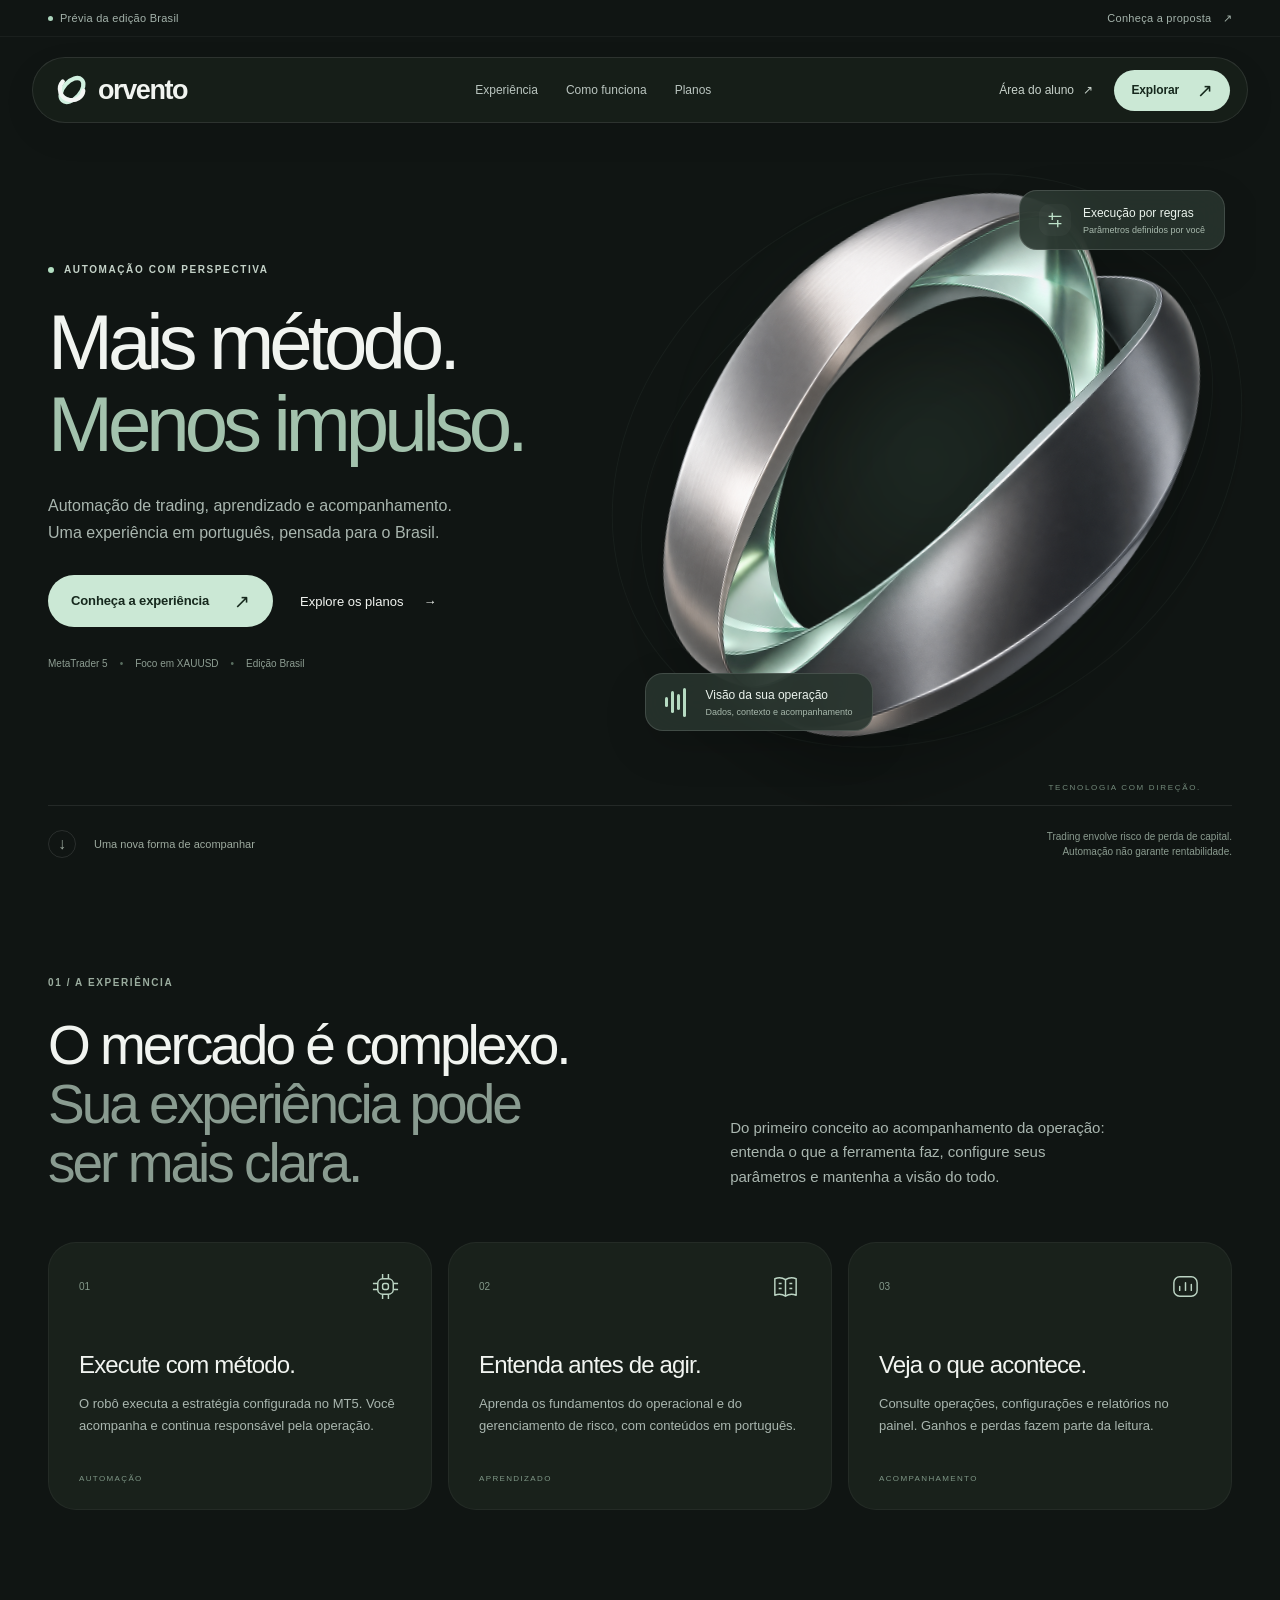
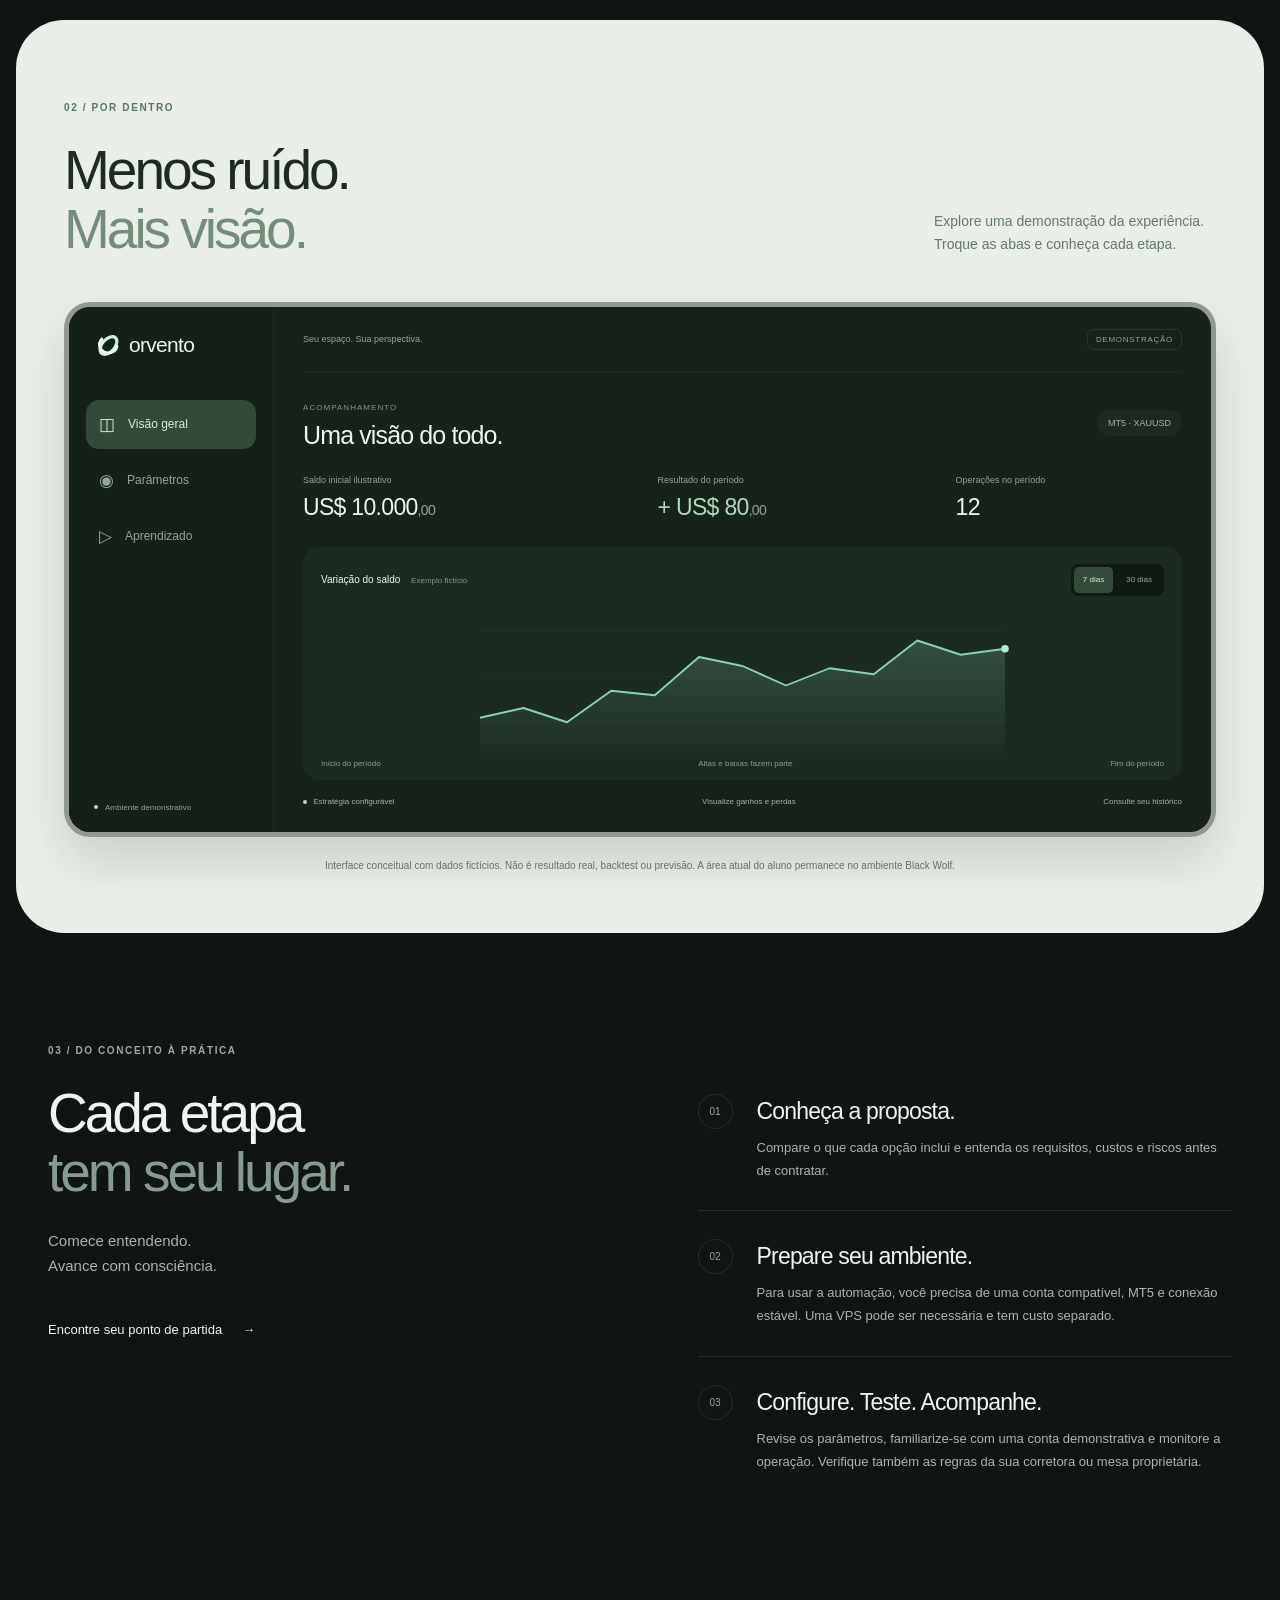
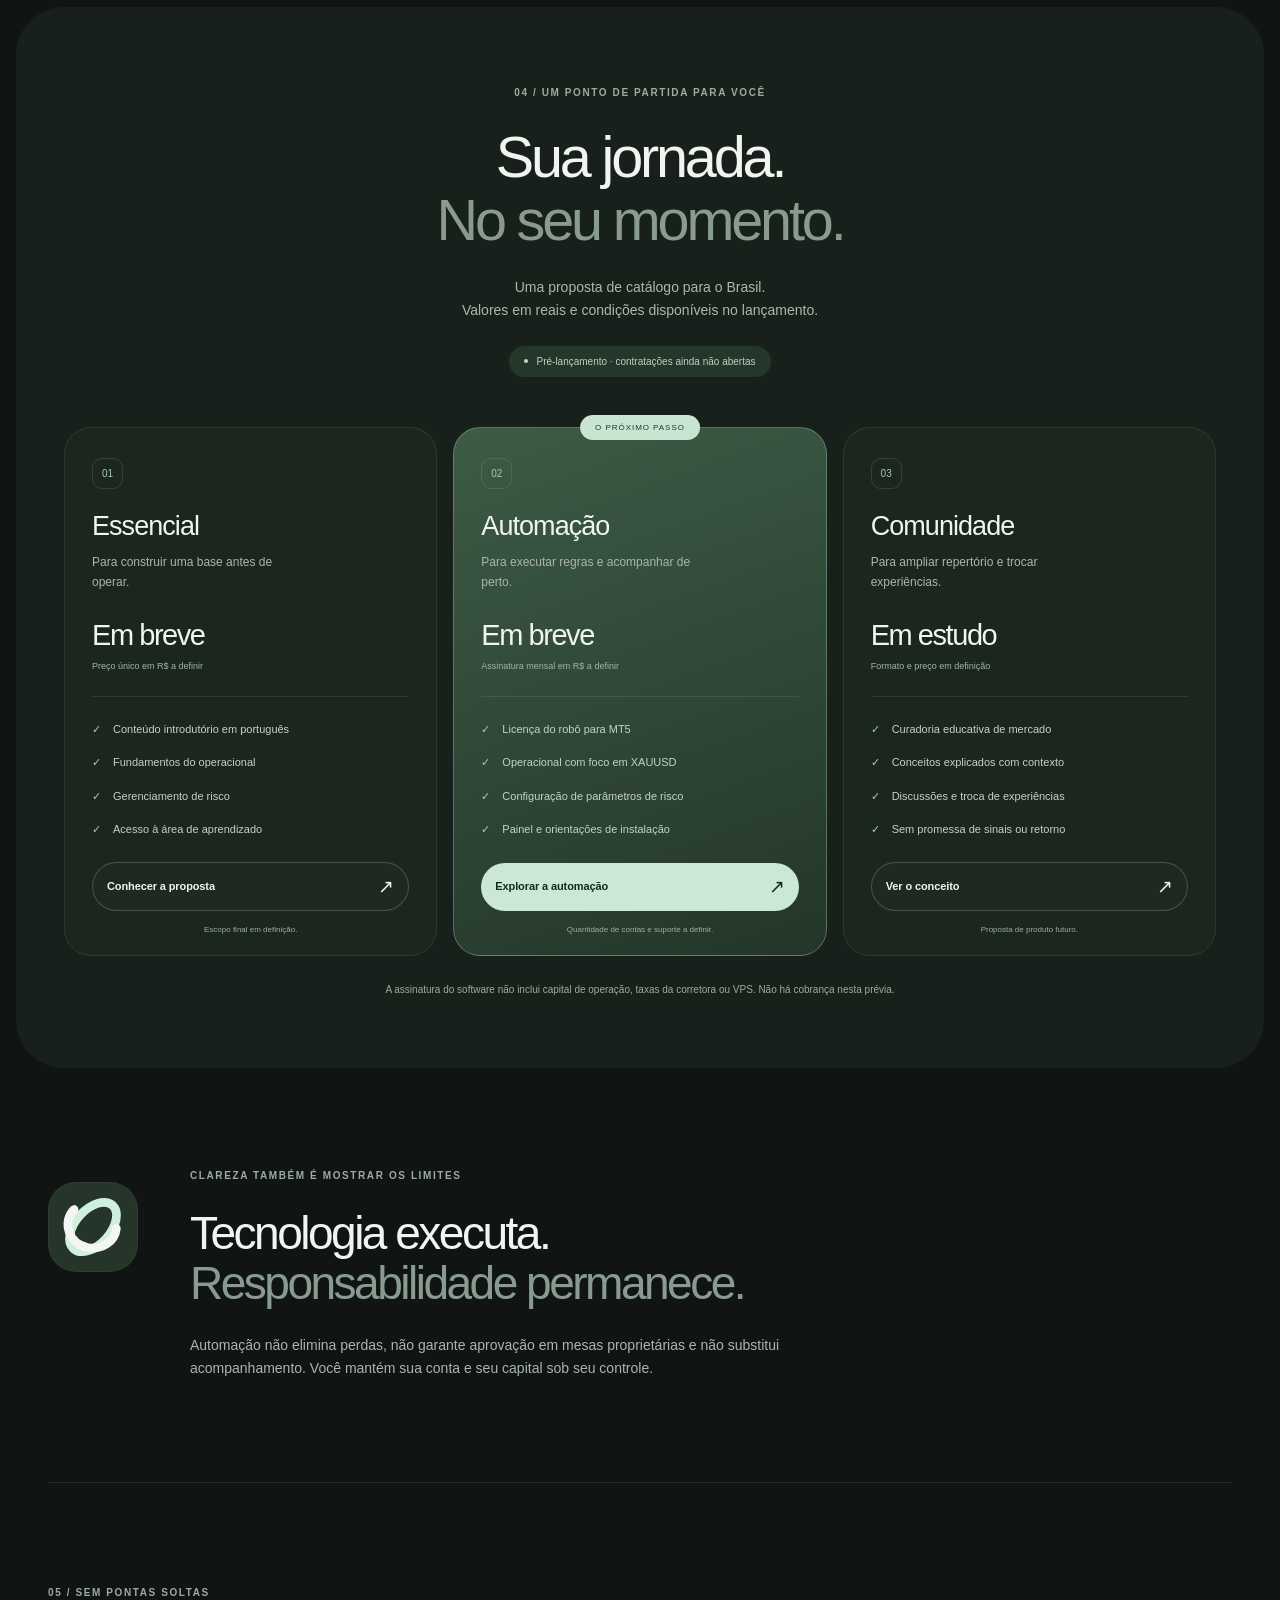
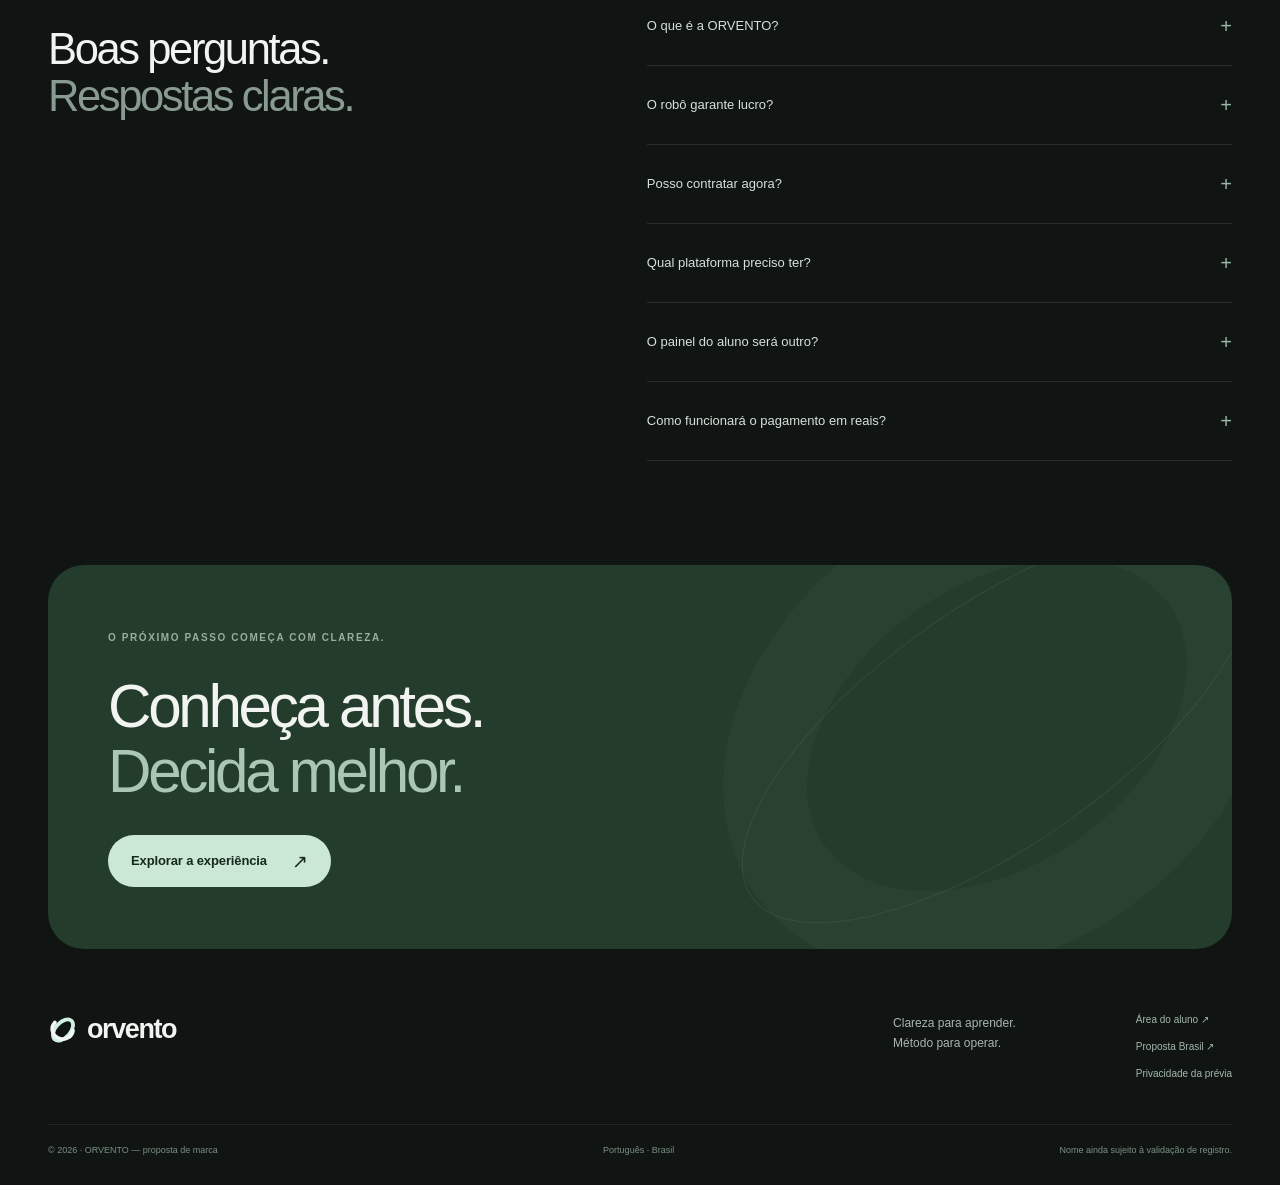
<file: br-preview/index.html>
<!doctype html>
<html lang="pt-BR">
<head>
<meta charset="UTF-8"><meta name="viewport" content="width=device-width,initial-scale=1"><meta name="theme-color" content="#101513">
<meta name="robots" content="noindex,nofollow"><title>ORVENTO — Mais método. Menos impulso.</title>
<meta name="description" content="Conheça a proposta ORVENTO: automação de trading, aprendizado e acompanhamento, em uma experiência pensada para o Brasil.">
<link rel="icon" href="assets/mark.svg" type="image/svg+xml"><link rel="stylesheet" href="styles.css"><script src="config.js" defer></script><script src="app.js" defer></script>
</head>
<body>
<a class="skip" href="#principal">Pular para o conteúdo</a>
<div class="preview-bar"><span><i></i> Prévia da edição Brasil</span><a href="#planos">Conheça a proposta <span aria-hidden="true">↗</span></a></div>
<header class="nav-wrap"><nav class="nav" aria-label="Navegação principal">
 <a class="brand" href="#inicio" aria-label="Orvento, início"><img src="assets/mark.svg" alt="" width="34" height="34">orvento</a>
 <div class="nav-links" id="nav-links"><a href="#experiencia">Experiência</a><a href="#jornada">Como funciona</a><a href="#planos">Planos</a></div>
 <div class="nav-actions"><button class="student" data-modal="aluno">Área do aluno <span aria-hidden="true">↗</span></button><a class="button small mint" href="#demo">Explorar <span aria-hidden="true">↗</span></a><button class="menu" aria-label="Abrir menu" aria-expanded="false" aria-controls="nav-links"><span></span><span></span></button></div>
</nav></header>
<main id="principal">
<section class="hero wrap" id="inicio">
 <div class="hero-copy"><div class="eyebrow"><span class="dot"></span> AUTOMAÇÃO COM PERSPECTIVA</div><h1>Mais método.<br><span>Menos impulso.</span></h1><p>Automação de trading, aprendizado e acompanhamento. Uma experiência em português, pensada para o Brasil.</p><div class="button-row"><a class="button mint" href="#demo">Conheça a experiência <span aria-hidden="true">↗</span></a><a class="text-link" href="#planos">Explore os planos <span aria-hidden="true">→</span></a></div><div class="hero-facts"><span>MetaTrader 5</span><span>Foco em XAUUSD</span><span>Edição Brasil</span></div></div>
 <div class="hero-art" aria-label="Símbolo orbital da marca Orvento"><div class="orbit-line one"></div><div class="orbit-line two"></div><div class="halo"></div><img class="emblem" src="assets/orvento-emblem.png" alt="Emblema Orvento: órbitas entrelaçadas em titânio e vidro verde" width="1280" height="1280" fetchpriority="high"><div class="float-tag top"><span class="icon-chip"><svg viewBox="0 0 24 24" fill="none" stroke="currentColor" stroke-width="1.5"><path d="M5 8h14M5 16h14M9 4v8m6 0v8"/></svg></span><span>Execução por regras<small>Parâmetros definidos por você</small></span></div><div class="float-tag bottom"><span class="signal"><b></b><b></b><b></b><b></b></span><span>Visão da sua operação<small>Dados, contexto e acompanhamento</small></span></div><span class="art-note">TECNOLOGIA COM DIREÇÃO.</span></div>
 <div class="hero-footer"><span class="scroll-hint"><span aria-hidden="true">↓</span> Uma nova forma de acompanhar</span><p>Trading envolve risco de perda de capital.<br>Automação não garante rentabilidade.</p></div>
</section>
<section class="intro wrap" id="experiencia"><div class="section-label reveal">01 / A EXPERIÊNCIA</div><div class="intro-grid"><h2 class="reveal">O mercado é complexo.<br><span>Sua experiência pode<br> ser mais clara.</span></h2><p class="reveal">Do primeiro conceito ao acompanhamento da operação: entenda o que a ferramenta faz, configure seus parâmetros e mantenha a visão do todo.</p></div>
<div class="feature-grid"><article class="feature reveal"><div class="feature-top"><span class="feature-no">01</span><svg viewBox="0 0 32 32" fill="none" stroke="currentColor" stroke-width="1.5"><rect x="8" y="8" width="16" height="16" rx="5"/><path d="M13 3v5m6-5v5M13 24v5m6-5v5M3 13h5m-5 6h5m16-6h5m-5 6h5"/><rect x="13" y="13" width="6" height="6" rx="2"/></svg></div><h3>Execute com método.</h3><p>O robô executa a estratégia configurada no MT5. Você acompanha e continua responsável pela operação.</p><span class="feature-caption">AUTOMAÇÃO</span></article>
<article class="feature reveal"><div class="feature-top"><span class="feature-no">02</span><svg viewBox="0 0 32 32" fill="none" stroke="currentColor" stroke-width="1.5"><path d="M5 8c5-2 8-1 11 1 3-2 6-3 11-1v17c-5-2-8-1-11 1-3-2-6-3-11-1Z" stroke-linejoin="round"/><path d="M16 9v17M9 13h3m-3 5h3m8-5h3m-3 5h3"/></svg></div><h3>Entenda antes de agir.</h3><p>Aprenda os fundamentos do operacional e do gerenciamento de risco, com conteúdos em português.</p><span class="feature-caption">APRENDIZADO</span></article>
<article class="feature reveal"><div class="feature-top"><span class="feature-no">03</span><svg viewBox="0 0 32 32" fill="none" stroke="currentColor" stroke-width="1.5"><rect x="4" y="6" width="24" height="20" rx="6"/><path d="M10 20v-4m6 4v-8m6 8v-6" stroke-linecap="round"/></svg></div><h3>Veja o que acontece.</h3><p>Consulte operações, configurações e relatórios no painel. Ganhos e perdas fazem parte da leitura.</p><span class="feature-caption">ACOMPANHAMENTO</span></article></div></section>
<section class="demo-section" id="demo"><div class="wrap"><div class="demo-heading"><div><div class="section-label reveal">02 / POR DENTRO</div><h2 class="reveal">Menos ruído.<br><span>Mais visão.</span></h2></div><p class="reveal">Explore uma demonstração da experiência.<br>Troque as abas e conheça cada etapa.</p></div><div class="demo-shell reveal"><div class="demo-sidebar"><div class="mini-brand"><img src="assets/mark.svg" alt="" width="25" height="25">orvento</div><div class="demo-tabs" role="tablist" aria-label="Demonstração do painel"><button role="tab" aria-selected="true" aria-controls="panel-visao" id="tab-visao" data-tab="visao"><span aria-hidden="true">◫</span> Visão geral</button><button role="tab" aria-selected="false" tabindex="-1" aria-controls="panel-risco" id="tab-risco" data-tab="risco"><span aria-hidden="true">◉</span> Parâmetros</button><button role="tab" aria-selected="false" tabindex="-1" aria-controls="panel-aulas" id="tab-aulas" data-tab="aulas"><span aria-hidden="true">▷</span> Aprendizado</button></div><div class="sidebar-bottom"><span class="dot"></span> Ambiente demonstrativo</div></div>
<div class="demo-content"><div class="demo-top"><span>Seu espaço. Sua perspectiva.</span><span class="demo-badge">DEMONSTRAÇÃO</span></div>
<div id="panel-visao" role="tabpanel" aria-labelledby="tab-visao" class="tab-panel"><div class="panel-heading"><div><span class="overline">ACOMPANHAMENTO</span><h3>Uma visão do todo.</h3></div><span class="neutral-chip">MT5 · XAUUSD</span></div><div class="demo-stats"><div><small>Saldo inicial ilustrativo</small><strong>US$ 10.000<span>,00</span></strong></div><div><small>Resultado do período</small><strong id="demo-result">+ US$ 80<span>,00</span></strong></div><div><small>Operações no período</small><strong id="demo-count">12</strong></div></div><div class="chart-card"><div class="chart-top"><span>Variação do saldo <small>Exemplo fictício</small></span><div class="period-control" role="group" aria-label="Período demonstrativo"><button class="active" aria-pressed="true" data-period="7">7 dias</button><button aria-pressed="false" data-period="30">30 dias</button></div></div><svg class="chart" viewBox="0 0 700 200" role="img" aria-labelledby="chart-title"><title id="chart-title">Saldo ilustrativo nos últimos 7 dias, com altas e baixas. Não representa resultado real.</title><defs><linearGradient id="chart-fill" x1="0" y1="0" x2="0" y2="1"><stop offset="0%" stop-color="#85c7a6" stop-opacity=".23"/><stop offset="100%" stop-color="#85c7a6" stop-opacity="0"/></linearGradient></defs><path class="gridlines" d="M0 30H700M0 90H700M0 150H700"/><path id="chart-area" d="M0 145L58 132L116 151L175 109L233 115L292 64L350 76L408 102L466 79L525 87L583 42L641 61L700 53V200H0Z" fill="url(#chart-fill)"/><path id="chart-line" d="M0 145L58 132L116 151L175 109L233 115L292 64L350 76L408 102L466 79L525 87L583 42L641 61L700 53" fill="none" stroke="#8bd2ad" stroke-width="2.5" stroke-linejoin="round"/><circle id="chart-dot" cx="700" cy="53" r="5" fill="#b6ebce"/></svg><div class="chart-axis"><span>Início do período</span><span>Altas e baixas fazem parte</span><span>Fim do período</span></div></div><div class="demo-bottom"><span><i class="dot"></i> Estratégia configurável</span><span>Visualize ganhos e perdas</span><span>Consulte seu histórico</span></div></div>
<div id="panel-risco" role="tabpanel" aria-labelledby="tab-risco" class="tab-panel" hidden><div class="panel-heading"><div><span class="overline">ANTES DE OPERAR</span><h3>O risco merece atenção.</h3></div><span class="neutral-chip">Exemplo educativo</span></div><p class="panel-text">Mova o controle para entender a relação entre saldo e percentual. Isso não altera nenhuma conta nem recomenda um nível de risco.</p><div class="risk-demo"><label for="risk-range">Percentual ilustrativo por operação <output id="risk-percent" for="risk-range">0,5%</output></label><input id="risk-range" type="range" min="1" max="20" value="5" aria-label="Percentual ilustrativo por operação"><div class="risk-amount"><span>Sobre um saldo hipotético de US$ 10.000</span><strong id="risk-amount">US$ 50,00</strong></div><p>É um cálculo nominal. Slippage, gaps, custos e falhas podem produzir perdas maiores que o limite planejado.</p></div><div class="parameter-row"><span>Sessões de operação</span><span>Configuráveis no painel</span></div><div class="parameter-row"><span>Limite de perda</span><span>Definido pelo usuário</span></div></div>
<div id="panel-aulas" role="tabpanel" aria-labelledby="tab-aulas" class="tab-panel" hidden><div class="panel-heading"><div><span class="overline">BASE ANTES DA PRÁTICA</span><h3>Aprenda por etapas.</h3></div></div><p class="panel-text">Prévia da organização do aprendizado. A composição final da edição Brasil será confirmada no lançamento.</p><div class="lesson-list"><button data-modal="aula-risco"><span class="lesson-number">01</span><span><strong>Gerenciamento de risco</strong><small>Limites, exposição e acompanhamento</small></span><span class="play-icon" aria-hidden="true">↗</span></button><button data-modal="aula-operacional"><span class="lesson-number">02</span><span><strong>Fundamentos do operacional</strong><small>Entenda a lógica antes de automatizar</small></span><span class="play-icon" aria-hidden="true">↗</span></button><button data-modal="aula-instalacao"><span class="lesson-number">03</span><span><strong>Primeiros passos no MT5</strong><small>Instalação e configuração do ambiente</small></span><span class="play-icon" aria-hidden="true">↗</span></button></div></div>
</div></div><p class="demo-disclaimer">Interface conceitual com dados fictícios. Não é resultado real, backtest ou previsão. A área atual do aluno permanece no ambiente Black Wolf.</p></div></section>
<section class="journey wrap" id="jornada"><div class="section-label reveal">03 / DO CONCEITO À PRÁTICA</div><div class="journey-grid"><div class="journey-intro"><h2 class="reveal">Cada etapa<br> <span>tem seu lugar.</span></h2><p>Comece entendendo.<br>Avance com consciência.</p><a class="text-link" href="#planos">Encontre seu ponto de partida <span aria-hidden="true">→</span></a></div><div class="steps"><article class="step reveal"><span>01</span><div><h3>Conheça a proposta.</h3><p>Compare o que cada opção inclui e entenda os requisitos, custos e riscos antes de contratar.</p></div></article><article class="step reveal"><span>02</span><div><h3>Prepare seu ambiente.</h3><p>Para usar a automação, você precisa de uma conta compatível, MT5 e conexão estável. Uma VPS pode ser necessária e tem custo separado.</p></div></article><article class="step reveal"><span>03</span><div><h3>Configure. Teste. Acompanhe.</h3><p>Revise os parâmetros, familiarize-se com uma conta demonstrativa e monitore a operação. Verifique também as regras da sua corretora ou mesa proprietária.</p></div></article></div></div></section>
<section class="plans-section" id="planos"><div class="wrap"><div class="plans-title"><div class="section-label reveal">04 / UM PONTO DE PARTIDA PARA VOCÊ</div><h2 class="reveal">Sua jornada.<br><span>No seu momento.</span></h2><p>Uma proposta de catálogo para o Brasil.<br>Valores em reais e condições disponíveis no lançamento.</p><span class="launch-tag"><span class="dot"></span> Pré-lançamento · contratações ainda não abertas</span></div><div class="plans"><article class="plan reveal"><div class="plan-icon">01</div><h3>Essencial</h3><p class="plan-desc">Para construir uma base antes de operar.</p><div class="price"><span>Em breve</span><small>Preço único em R$ a definir</small></div><ul><li>Conteúdo introdutório em português</li><li>Fundamentos do operacional</li><li>Gerenciamento de risco</li><li>Acesso à área de aprendizado</li></ul><button class="button outline" data-modal="essencial">Conhecer a proposta <span aria-hidden="true">↗</span></button><small class="plan-foot">Escopo final em definição.</small></article>
<article class="plan featured reveal"><div class="plan-tag">O PRÓXIMO PASSO</div><div class="plan-icon">02</div><h3>Automação</h3><p class="plan-desc">Para executar regras e acompanhar de perto.</p><div class="price"><span>Em breve</span><small>Assinatura mensal em R$ a definir</small></div><ul><li>Licença do robô para MT5</li><li>Operacional com foco em XAUUSD</li><li>Configuração de parâmetros de risco</li><li>Painel e orientações de instalação</li></ul><button class="button mint" data-modal="automacao">Explorar a automação <span aria-hidden="true">↗</span></button><small class="plan-foot">Quantidade de contas e suporte a definir.</small></article>
<article class="plan reveal"><div class="plan-icon">03</div><h3>Comunidade</h3><p class="plan-desc">Para ampliar repertório e trocar experiências.</p><div class="price"><span>Em estudo</span><small>Formato e preço em definição</small></div><ul><li>Curadoria educativa de mercado</li><li>Conceitos explicados com contexto</li><li>Discussões e troca de experiências</li><li>Sem promessa de sinais ou retorno</li></ul><button class="button outline" data-modal="comunidade">Ver o conceito <span aria-hidden="true">↗</span></button><small class="plan-foot">Proposta de produto futuro.</small></article></div><p class="plan-note">A assinatura do software não inclui capital de operação, taxas da corretora ou VPS. Não há cobrança nesta prévia.</p></div></section>
<section class="principles wrap"><div class="principle-mark"><img src="assets/mark.svg" alt="" width="70" height="70"></div><div><div class="section-label">CLAREZA TAMBÉM É MOSTRAR OS LIMITES</div><h2>Tecnologia executa.<br><span>Responsabilidade permanece.</span></h2><p>Automação não elimina perdas, não garante aprovação em mesas proprietárias e não substitui acompanhamento. Você mantém sua conta e seu capital sob seu controle.</p></div></section>
<section class="faq wrap" id="duvidas"><div><div class="section-label">05 / SEM PONTAS SOLTAS</div><h2>Boas perguntas.<br><span>Respostas claras.</span></h2></div><div class="faq-items"><details><summary>O que é a ORVENTO?<span>+</span></summary><p>É a proposta de uma nova marca e oferta para o público brasileiro, construída a partir da estrutura tecnológica Black Wolf. Nome, catálogo e condições comerciais desta edição ainda estão em definição.</p></details><details><summary>O robô garante lucro?<span>+</span></summary><p>Não. O robô executa uma estratégia configurada e pode ter operações, meses e períodos negativos. Mercados alavancados envolvem risco elevado, inclusive de perda total do capital.</p></details><details><summary>Posso contratar agora?<span>+</span></summary><p>Ainda não. Esta é uma prévia para apresentar a experiência. Os preços em reais, condições e acesso ao pagamento serão liberados após a conclusão da oferta brasileira. Não há cobrança nem coleta de dados nesta página.</p></details><details><summary>Qual plataforma preciso ter?<span>+</span></summary><p>A proposta de automação desta página utiliza MetaTrader 5 e operacional em XAUUSD. É necessário verificar a compatibilidade da conta e as regras da plataforma escolhida. Computador ou VPS, conexão e custos de operação são separados da assinatura.</p></details><details><summary>O painel do aluno será outro?<span>+</span></summary><p>A proposta mantém a infraestrutura atual do Black Wolf. O visual interativo desta página é uma demonstração, não uma nova área autenticada. A edição Brasil precisa de identificação própria de oferta e cobrança antes de começar a vender.</p></details><details><summary>Como funcionará o pagamento em reais?<span>+</span></summary><p>A proposta é usar Stripe com preços próprios em BRL. Os meios disponíveis e as condições serão confirmados no checkout quando o lançamento estiver pronto. Esta prévia não usa os links de compra em dólar.</p></details></div></section>
<section class="closing wrap"><span class="section-label">O PRÓXIMO PASSO COMEÇA COM CLAREZA.</span><h2>Conheça antes.<br><span>Decida melhor.</span></h2><a class="button mint" href="#demo">Explorar a experiência <span aria-hidden="true">↗</span></a><span class="closing-orbit" aria-hidden="true"></span></section>
</main>
<footer class="wrap"><div class="footer-top"><a class="brand" href="#inicio"><img src="assets/mark.svg" alt="" width="30" height="30">orvento</a><p>Clareza para aprender.<br>Método para operar.</p><div><button data-modal="aluno">Área do aluno ↗</button><a href="#planos">Proposta Brasil ↗</a><button data-modal="privacidade">Privacidade da prévia</button></div></div><div class="footer-bottom"><span>© 2026 · ORVENTO — proposta de marca</span><span>Português · Brasil</span><span>Nome ainda sujeito à validação de registro.</span></div></footer>
<dialog id="info-dialog" aria-labelledby="dialog-title"><button class="close-dialog" aria-label="Fechar janela">×</button><span class="dialog-eyebrow">ORVENTO · BRASIL</span><h2 id="dialog-title"></h2><div id="dialog-body"></div><button class="button mint dialog-done">Entendi <span aria-hidden="true">→</span></button></dialog>
</body></html>
</file>
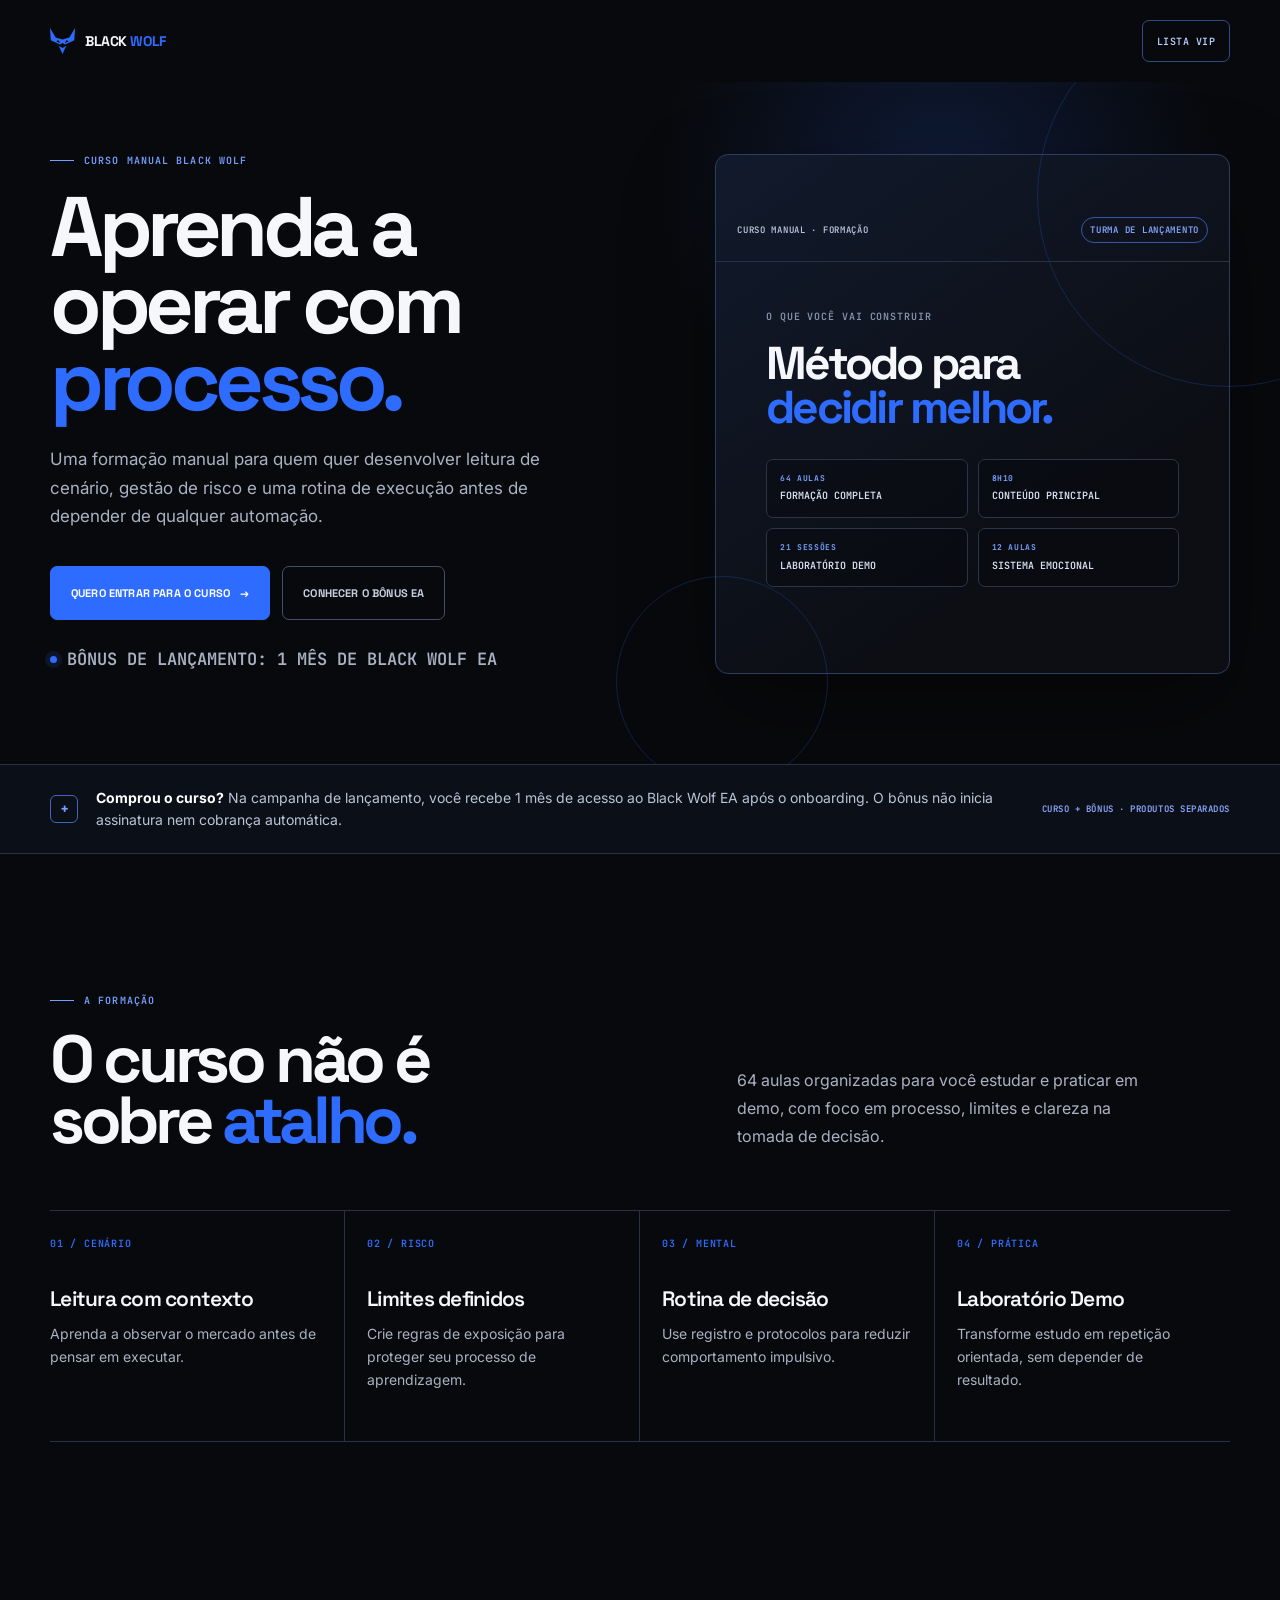
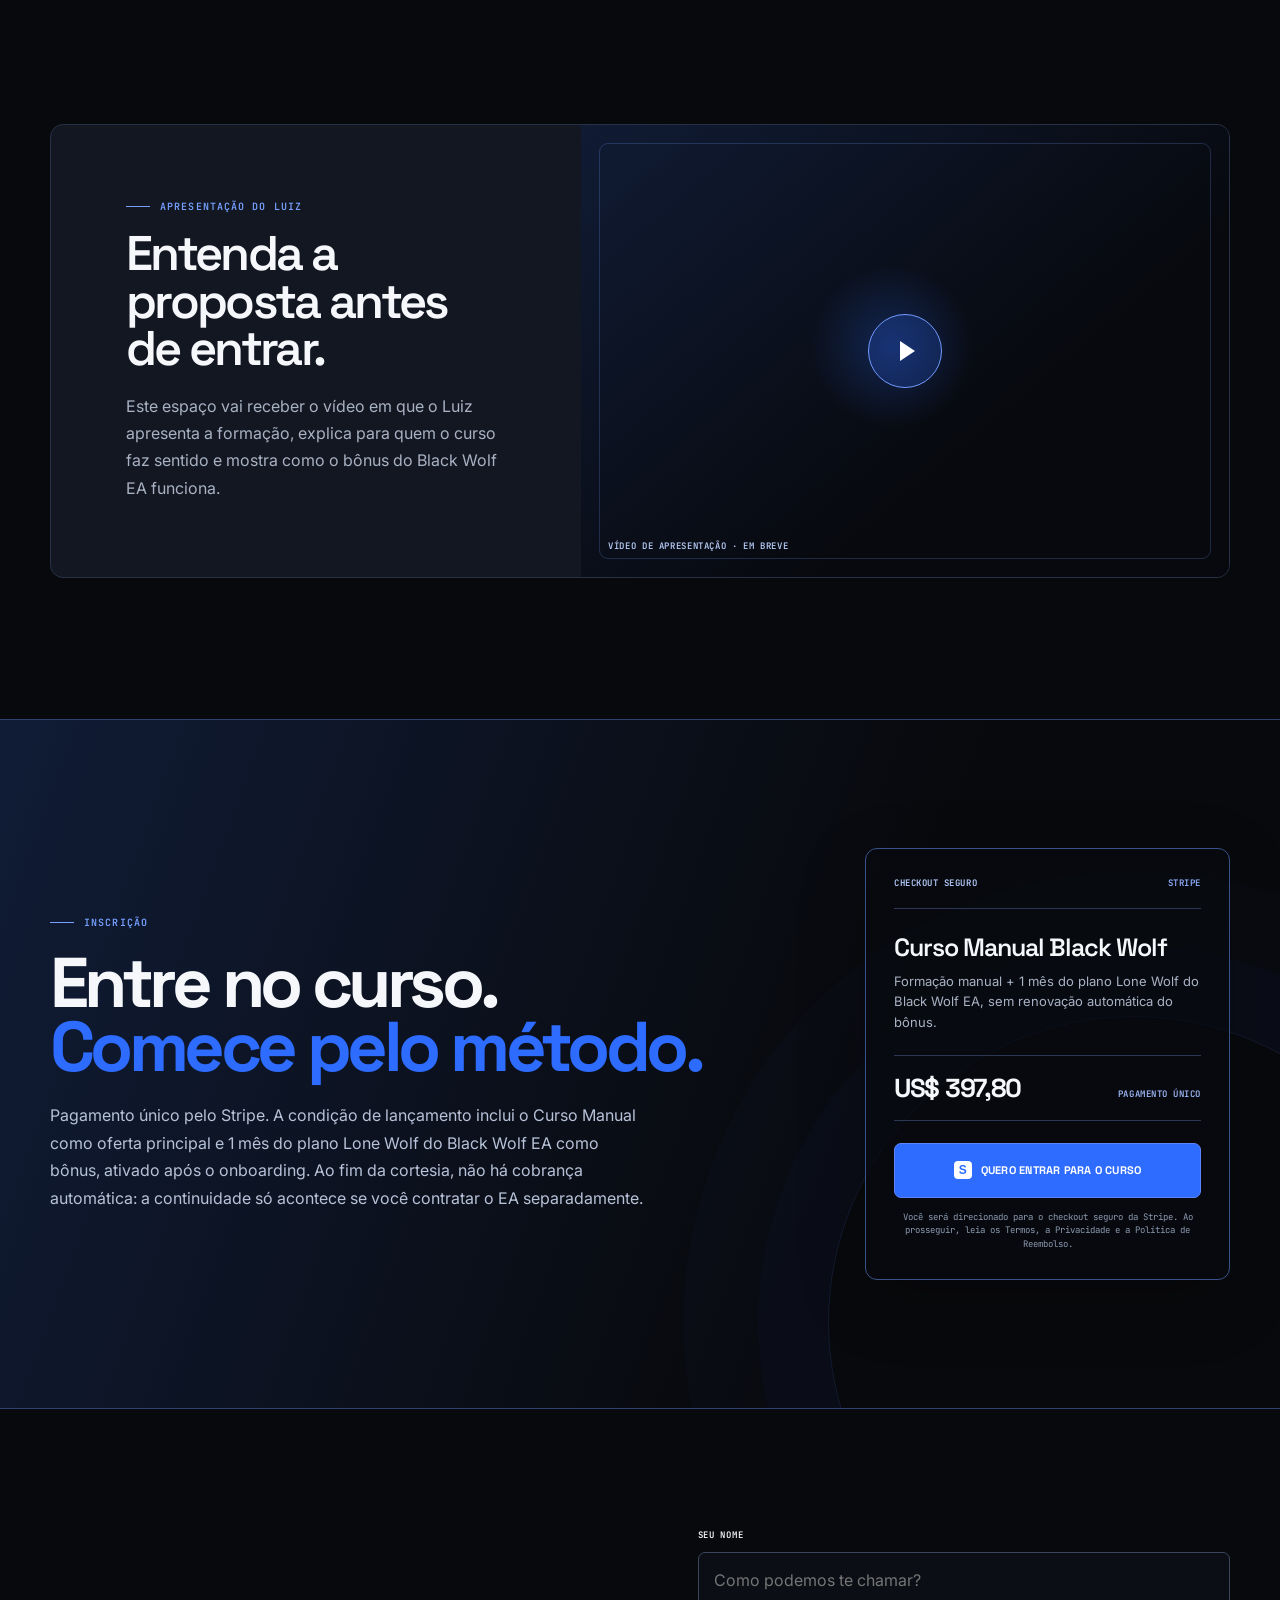
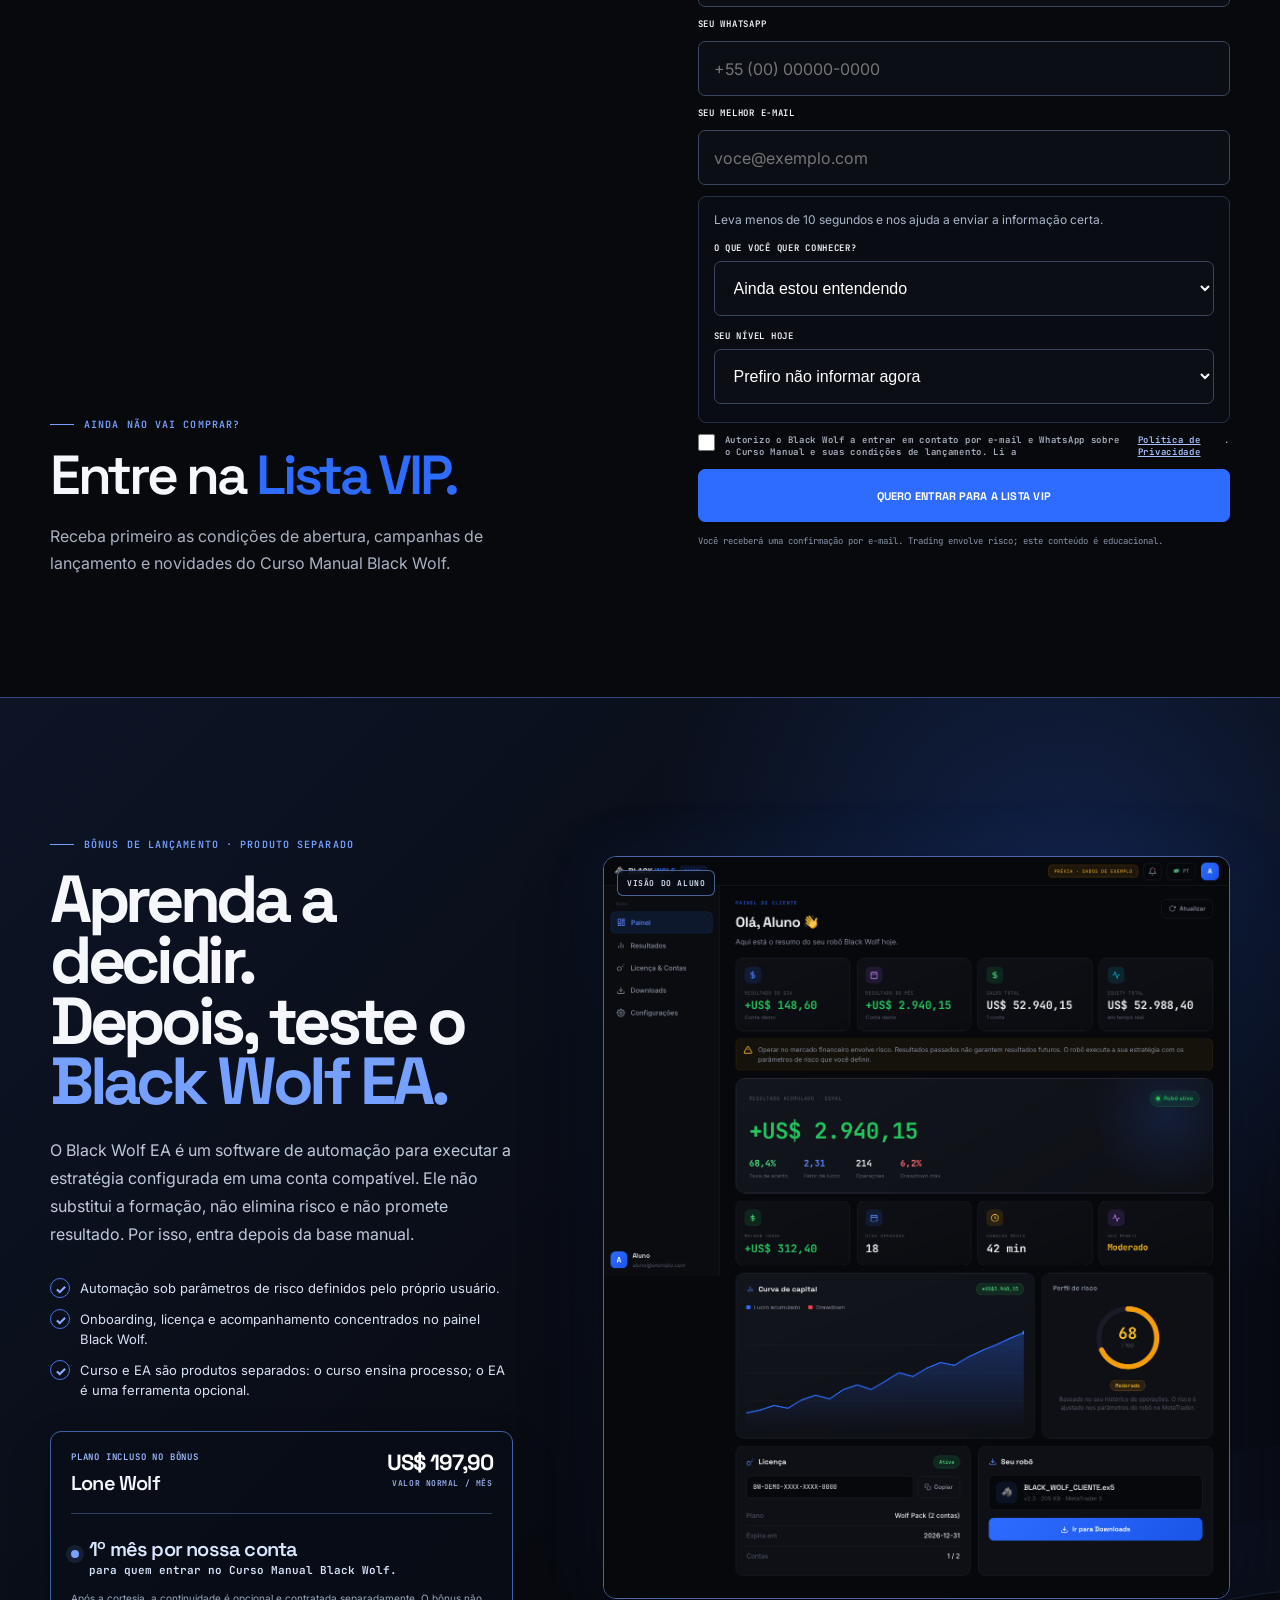
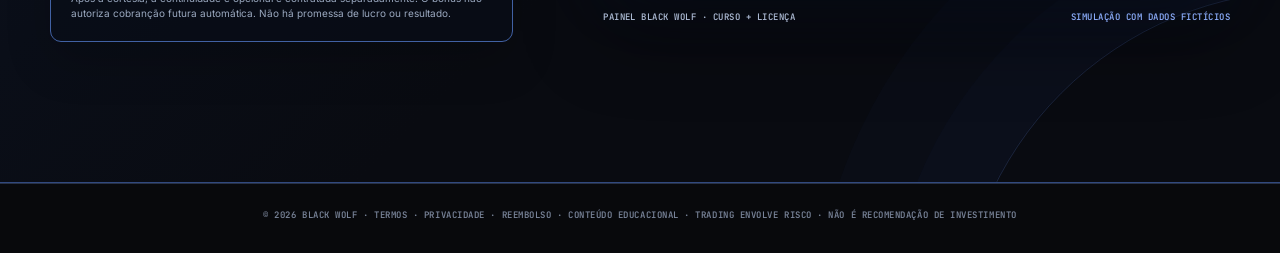
<file: curso/index.html>
<!doctype html>
<html lang="pt-BR">
<head>
  <meta charset="utf-8">
  <meta name="viewport" content="width=device-width,initial-scale=1">
  <meta name="description" content="Curso Manual Black Wolf: formação em XAUUSD, gestão de risco e rotina de execução. Inclui 1 mês de Black Wolf EA como bônus de lançamento.">
  <meta name="robots" content="index,follow">
  <meta name="theme-color" content="#08090c">
  <link rel="canonical" href="https://curso.blackwolfea.com/">
  <meta property="og:type" content="website">
  <meta property="og:title" content="Curso Manual Black Wolf">
  <meta property="og:description" content="Formação manual em XAUUSD, gestão de risco e rotina de execução.">
  <meta property="og:url" content="https://curso.blackwolfea.com/">
  <title>Curso Manual Black Wolf | Método para operar com processo</title>
  <link rel="preconnect" href="https://fonts.googleapis.com">
  <link rel="preconnect" href="https://fonts.gstatic.com" crossorigin>
  <link href="https://fonts.googleapis.com/css2?family=Inter:wght@400;500;600;700;800&family=JetBrains+Mono:wght@500;600&family=Space+Grotesk:wght@500;600;700&display=swap" rel="stylesheet">
  <style>
    :root{--ink:#08090c;--surface:#0d1016;--surface-2:#121722;--line:#273146;--text:#f5f7fb;--muted:#a9b2c3;--blue:#2d6cff;--blue-2:#76a0ff;--red:#ff3b47;--page:min(1180px,calc(100vw - 48px));--ease:cubic-bezier(.2,.75,.2,1)}
    *{box-sizing:border-box}html{scroll-behavior:smooth}body{margin:0;overflow-x:hidden;background:var(--ink);color:var(--text);font-family:Inter,Arial,sans-serif}a{color:inherit;text-decoration:none}button,input{font:inherit}a,button,input{touch-action:manipulation}.nav{position:relative;z-index:3;display:flex;justify-content:space-between;align-items:center;width:var(--page);height:82px;margin:auto}.brand{display:flex;gap:10px;align-items:center;font:700 14px 'Space Grotesk',sans-serif;letter-spacing:-.03em}.brand-mark{width:25px;height:26px;object-fit:contain}.brand em{color:var(--blue);font-style:normal}.nav a{display:grid;place-items:center;min-height:42px;padding:0 14px;border:1px solid #304a88;border-radius:7px;color:#b9cdfd;font:600 10px 'JetBrains Mono',monospace;letter-spacing:.05em;transition:.2s var(--ease)}.nav a.brand{display:flex;justify-content:flex-start;min-height:0;padding:0;border:0;border-radius:0;color:var(--text);font:700 14px 'Space Grotesk',sans-serif;letter-spacing:-.03em}.nav a.brand:hover{background:transparent}.nav a:hover{border-color:var(--blue);background:#10275d}a:focus-visible,button:focus-visible,input:focus-visible{outline:3px solid #9ab6ff;outline-offset:3px}.hero-copy,.course-sheet,.section-head>*,.demo-copy,.dashboard,.video-copy,.video-stage,.checkout-copy,.buy,.vip-copy,.lead-form{min-width:0}
    .hero{position:relative;overflow:hidden;border-bottom:1px solid var(--line)}.hero:before{content:"";position:absolute;inset:-180px 0 auto 47%;height:570px;background:radial-gradient(circle,rgba(45,108,255,.18),transparent 64%);pointer-events:none}.hero-inner{display:grid;grid-template-columns:1fr .88fr;align-items:center;gap:80px;width:var(--page);min-height:650px;margin:auto;padding:72px 0 90px}.eyebrow{display:flex;align-items:center;gap:10px;margin:0;color:var(--blue-2);font:600 10px 'JetBrains Mono',monospace;letter-spacing:.11em}.eyebrow:before{content:"";width:24px;height:1px;background:currentColor}.hero h1,.section h2,.checkout h2{margin:22px 0 0;font:700 clamp(3.7rem,6.6vw,6.25rem)/.91 'Space Grotesk',sans-serif;letter-spacing:-.065em}.hero h1 span,.section h2 span,.checkout h2 span{color:var(--blue)}.hero-copy>p:not(.eyebrow){max-width:555px;margin:25px 0 0;color:var(--muted);font-size:17px;line-height:1.7}.hero-actions{display:flex;flex-wrap:wrap;gap:12px;margin-top:35px}.button{display:inline-flex;align-items:center;justify-content:center;gap:10px;min-height:54px;padding:0 20px;border:1px solid var(--blue);border-radius:7px;background:var(--blue);color:#fff;font:700 11px 'Space Grotesk',sans-serif;letter-spacing:.015em;transition:.2s var(--ease)}.button:hover{background:#1c59ec;transform:translateY(-1px)}.button.secondary{border-color:#41506a;background:transparent;color:#c5cfdf}.button.secondary:hover{border-color:#7c92bf;background:#101622}.bonus-line{display:flex;align-items:center;gap:10px;margin:22px 0 0;color:#c7d7ff;font:600 11px/1.55 'JetBrains Mono',monospace}.bonus-dot{width:7px;height:7px;border-radius:50%;background:var(--blue);box-shadow:0 0 0 5px rgba(45,108,255,.12)}
    .course-sheet{position:relative;align-self:stretch;display:flex;flex-direction:column;justify-content:center;min-height:440px;border:1px solid #2d3d5f;border-radius:13px;background:linear-gradient(145deg,#111a2c,#0c0e14 70%);box-shadow:0 35px 90px rgba(0,0,0,.35);isolation:isolate}.course-sheet:before,.course-sheet:after{content:"";position:absolute;z-index:-1;border:1px solid rgba(45,108,255,.22);border-radius:50%}.course-sheet:before{width:380px;height:380px;right:-190px;top:-150px}.course-sheet:after{width:210px;height:210px;left:-100px;bottom:-115px}.sheet-top{display:flex;justify-content:space-between;align-items:center;padding:18px 21px;border-bottom:1px solid #273144;color:#b8c4dc;font:600 9px 'JetBrains Mono',monospace;letter-spacing:.08em}.sheet-pill{padding:6px 8px;border:1px solid #3457ac;border-radius:999px;color:#85a8ff}.sheet-body{padding:42px clamp(26px,5vw,50px)}.sheet-body small{color:#8793aa;font:600 10px 'JetBrains Mono',monospace;letter-spacing:.09em}.sheet-body h2{max-width:380px;margin:18px 0 30px;font:700 clamp(2.45rem,3.6vw,4.1rem)/.94 'Space Grotesk',sans-serif;letter-spacing:-.06em}.sheet-body h2 em{color:var(--blue);font-style:normal}.sheet-grid{display:grid;grid-template-columns:1fr 1fr;gap:10px}.sheet-grid div{padding:13px;border:1px solid #2b3548;border-radius:7px;background:rgba(4,6,10,.32);color:#d9e1f0;font:600 10px/1.45 'JetBrains Mono',monospace}.sheet-grid b{display:block;margin-bottom:5px;color:var(--blue-2);font-size:8px;letter-spacing:.08em}
    .offerbar{border-bottom:1px solid var(--line);background:#0b0f18}.offerbar-inner{display:grid;grid-template-columns:28px 1fr auto;gap:18px;align-items:center;width:var(--page);margin:auto;padding:22px 0}.offerbar-icon{display:grid;place-items:center;width:28px;height:28px;border:1px solid #4264bb;border-radius:6px;color:var(--blue-2);font:700 15px 'Space Grotesk',sans-serif}.offerbar p{margin:0;color:#b9c4d6;font-size:14px;line-height:1.55}.offerbar strong{color:#fff}.offerbar small{color:#8baaff;font:600 9px 'JetBrains Mono',monospace;letter-spacing:.06em}
    .section{width:var(--page);margin:auto;padding:clamp(88px,11vw,142px) 0}.section-head{display:grid;grid-template-columns:1fr .8fr;gap:70px;align-items:end}.section h2{font-size:clamp(2.9rem,5.2vw,5.3rem)}.section-head>p{max-width:430px;margin:0;color:var(--muted);line-height:1.75}.learn-grid{display:grid;grid-template-columns:repeat(4,1fr);gap:0;margin-top:60px;border-block:1px solid var(--line)}.learn-grid article{min-height:230px;padding:26px 22px;border-right:1px solid var(--line)}.learn-grid article:first-child{padding-left:0}.learn-grid article:last-child{border-right:0}.learn-grid b{display:block;color:var(--blue);font:600 10px 'JetBrains Mono',monospace;letter-spacing:.08em}.learn-grid h3{margin:38px 0 11px;font:600 21px/1.07 'Space Grotesk',sans-serif;letter-spacing:-.035em}.learn-grid p{margin:0;color:var(--muted);font-size:14px;line-height:1.65}
    .demo{border-block:1px solid var(--line);background:var(--surface)}.demo-inner{display:grid;grid-template-columns:.72fr 1.28fr;gap:clamp(42px,7vw,105px);align-items:center;width:var(--page);margin:auto;padding:clamp(88px,11vw,140px) 0}.demo-copy h2{margin:18px 0 0;font:700 clamp(2.8rem,4.5vw,5rem)/.94 'Space Grotesk',sans-serif;letter-spacing:-.06em}.demo-copy h2 span{color:var(--blue)}.demo-copy>p:not(.eyebrow){margin:23px 0 0;color:var(--muted);line-height:1.75}.demo-points{display:grid;gap:11px;margin:31px 0 0;padding:0;list-style:none}.demo-points li{display:grid;grid-template-columns:18px 1fr;gap:10px;color:#d5ddec;font-size:13px;line-height:1.5}.demo-points li:before{content:"→";color:var(--blue);font-weight:700}.dashboard{position:relative;margin:0;overflow:hidden;border:1px solid #35435e;border-radius:11px;background:#090c12;box-shadow:0 23px 60px rgba(0,0,0,.3)}.dashboard img{display:block;width:100%;height:auto;filter:saturate(.92) contrast(1.04)}.dashboard figcaption{display:flex;justify-content:space-between;gap:12px;padding:13px 16px;color:#a6b1c5;font:600 8px/1.5 'JetBrains Mono',monospace;letter-spacing:.055em}.dashboard figcaption span:last-child{color:var(--blue-2);text-align:right}
    .panel-exact{padding:clamp(72px,10vw,132px) 0 0;background:#07080b;border-top:1px solid var(--line)}.panel-exact-inner{width:min(1340px,calc(100vw - 48px));margin:auto}.panel-exact img{display:block;width:100%;height:auto;border:1px solid #1e222c;border-bottom:0}.panel-exact-note{margin:0;padding:10px 0 18px;color:#758097;text-align:center;font:500 8px/1.45 'JetBrains Mono',monospace;letter-spacing:.05em}
    .video{width:var(--page);margin:auto;padding:clamp(88px,11vw,142px) 0}.video-card{display:grid;grid-template-columns:.9fr 1.1fr;min-height:360px;border:1px solid var(--line);border-radius:13px;overflow:hidden;background:var(--surface-2)}.video-copy{display:flex;flex-direction:column;justify-content:center;padding:clamp(35px,6vw,75px)}.video-copy h2{margin:17px 0 0;font:600 clamp(2.3rem,3.8vw,4.1rem)/.98 'Space Grotesk',sans-serif;letter-spacing:-.055em}.video-copy p:not(.eyebrow){max-width:435px;margin:20px 0 0;color:var(--muted);line-height:1.7}.video-stage{position:relative;display:grid;place-items:center;min-height:300px;background:radial-gradient(circle at 48% 49%,rgba(45,108,255,.25),transparent 20%),linear-gradient(140deg,#101b34,#07090e 65%)}.video-stage:before{content:"";position:absolute;inset:18px;border:1px solid rgba(116,160,255,.22);border-radius:9px}.play{position:relative;display:grid;place-items:center;width:74px;height:74px;border:1px solid #729aff;border-radius:50%;background:rgba(45,108,255,.2);transition:.2s var(--ease)}.play:hover{transform:scale(1.05);background:rgba(45,108,255,.36)}.play:after{content:"";margin-left:5px;border-block:10px solid transparent;border-left:15px solid #fff}.video-stage small{position:absolute;bottom:25px;left:27px;color:#b6caf5;font:600 9px 'JetBrains Mono',monospace;letter-spacing:.07em}
    .checkout{position:relative;overflow:hidden;border-block:1px solid #2e426d;background:linear-gradient(110deg,#101c36,#08090c 65%)}.checkout:after{content:"";position:absolute;right:-160px;bottom:-220px;width:610px;height:610px;border:1px solid rgba(82,129,255,.15);border-radius:50%;box-shadow:0 0 0 70px rgba(45,108,255,.025),0 0 0 145px rgba(45,108,255,.02)}.checkout-inner{position:relative;z-index:1;display:grid;grid-template-columns:1fr 365px;gap:60px;align-items:center;width:var(--page);margin:auto;padding:clamp(88px,10vw,128px) 0}.checkout h2{font-size:clamp(3rem,5.5vw,5.6rem)}.checkout-copy>p:not(.eyebrow){max-width:600px;margin:23px 0 0;color:#b7c2d8;line-height:1.72}.buy{padding:28px;border:1px solid #38528a;border-radius:12px;background:rgba(7,10,16,.68);box-shadow:0 20px 70px rgba(0,0,0,.2)}.buy-top{display:flex;justify-content:space-between;gap:10px;padding-bottom:19px;border-bottom:1px solid #2a3854;color:#b6cdfd;font:600 9px 'JetBrains Mono',monospace;letter-spacing:.06em}.buy-top span:last-child{color:#8faeff}.buy h3{margin:22px 0 8px;font:600 25px 'Space Grotesk',sans-serif;letter-spacing:-.04em}.buy p{margin:0;color:var(--muted);font-size:13px;line-height:1.6}.buy-price{display:flex;align-items:baseline;justify-content:space-between;gap:12px;margin-top:22px;padding:15px 0;border-block:1px solid #2a3854}.buy-price strong{font:700 26px 'Space Grotesk',sans-serif;letter-spacing:-.05em}.buy-price span{color:#9eb7f7;font:600 9px 'JetBrains Mono',monospace;letter-spacing:.06em;text-align:right}.stripe{display:flex;align-items:center;justify-content:center;gap:9px;width:100%;min-height:55px;margin-top:22px;border:1px solid #5e85ff;border-radius:7px;background:#2d6cff;color:#fff;font:700 11px 'Space Grotesk',sans-serif;letter-spacing:.02em}.stripe:disabled{cursor:not-allowed;opacity:.58}.stripe i{display:grid;place-items:center;width:18px;height:18px;border-radius:4px;background:#fff;color:var(--blue);font:700 12px Arial,sans-serif;font-style:normal}.buy small{display:block;margin-top:13px;color:#8d9ab1;font:9px/1.5 'JetBrains Mono',monospace;text-align:center}
    .vip{width:var(--page);margin:auto;padding:clamp(80px,10vw,120px) 0}.vip-inner{display:grid;grid-template-columns:1fr 1fr;gap:clamp(40px,9vw,140px);align-items:end}.vip h2{margin:18px 0 0;font:600 clamp(2.7rem,4.3vw,4.8rem)/.97 'Space Grotesk',sans-serif;letter-spacing:-.06em}.vip h2 span{color:var(--blue)}.vip-copy>p:not(.eyebrow){max-width:450px;margin:21px 0 0;color:var(--muted);line-height:1.7}.lead-form{display:grid;gap:11px}.lead-form label{font:600 9px 'JetBrains Mono',monospace;letter-spacing:.08em}.lead-form input[type="text"],.lead-form input[type="email"],.lead-form input[type="tel"],.lead-form select{width:100%;height:55px;padding:0 15px;border:1px solid #39465d;border-radius:7px;background:#0b0e14;color:#fff;font-size:16px}.lead-form select{appearance:auto}.lead-form input:focus,.lead-form select:focus{outline:2px solid var(--blue);outline-offset:2px}.lead-qualifier{padding:14px 15px 4px;border:1px solid #25304a;border-radius:8px;background:#090c12}.lead-qualifier p{margin:0 0 13px;color:#aab7cc;font-size:12px;line-height:1.5}.lead-qualifier label{display:block;margin:0 0 7px}.lead-qualifier select{margin:0 0 14px}.consent{display:flex;gap:10px;align-items:flex-start;color:var(--muted);font-size:11px;line-height:1.55}.consent input{width:17px;height:17px;margin:0;accent-color:var(--blue);flex:0 0 auto}.consent a{color:#a9c2ff;text-decoration:underline}.lead-form button{min-height:53px;border:1px solid var(--blue);border-radius:7px;background:var(--blue);color:#fff;font:700 11px 'Space Grotesk',sans-serif;letter-spacing:.02em;cursor:pointer;transition:.2s var(--ease)}.lead-form button:hover{background:#1c59ec}.lead-form button:disabled{cursor:not-allowed;opacity:.55}.form-note,.form-status{margin:2px 0 0;color:#8793a8;font:9px/1.55 'JetBrains Mono',monospace}.form-status{min-height:15px;color:#b7cdfd}.form-status.error{color:#ff9aa1}.form-status.success{color:#a9c2ff}.foot{padding:25px 20px 32px;border-top:1px solid var(--line);color:#788398;text-align:center;font:600 9px 'JetBrains Mono',monospace;letter-spacing:.06em}
    @media(max-width:850px){.hero-inner,.section-head,.demo-inner,.video-card,.checkout-inner,.vip-inner{grid-template-columns:1fr}.hero-inner{min-height:0;gap:42px;padding:54px 0 65px}.course-sheet{min-height:390px}.offerbar-inner{grid-template-columns:28px 1fr}.offerbar small{grid-column:2}.section-head{gap:24px}.learn-grid{grid-template-columns:1fr 1fr}.learn-grid article:nth-child(2){border-right:0}.learn-grid article:nth-child(-n+2){border-bottom:1px solid var(--line)}.learn-grid article:nth-child(3){padding-left:0}.demo-inner{gap:44px}.video-card{min-height:0}.video-stage{min-height:320px;order:-1}.checkout-inner{gap:38px}.vip-inner{gap:42px}.buy{width:min(420px,100%)}}
    @media(max-width:560px){:root{--page:calc(100vw - 40px)}.nav{height:72px}.hero-inner{padding-top:39px}.hero h1{font-size:clamp(3.35rem,16.5vw,4.45rem)}.hero-copy>p:not(.eyebrow){font-size:16px}.hero-actions{display:grid;grid-template-columns:1fr}.button{width:100%}.course-sheet{min-height:342px}.sheet-body{padding:32px 25px}.sheet-body h2{font-size:2.75rem}.sheet-grid{grid-template-columns:1fr 1fr}.sheet-grid div{font-size:9px}.offerbar-inner{gap:13px;padding:18px 0}.offerbar p{font-size:13px}.section,.video{padding:78px 0}.section h2,.checkout h2{font-size:clamp(2.85rem,13.6vw,4.1rem)}.learn-grid{margin-top:43px}.learn-grid article{min-height:190px;padding:20px 14px}.learn-grid article:first-child,.learn-grid article:nth-child(3){padding-left:0}.learn-grid h3{margin-top:28px;font-size:18px}.learn-grid p{font-size:13px}.demo-inner{padding:78px 0}.dashboard figcaption{display:block}.dashboard figcaption span{display:block;margin-top:5px;text-align:left!important}.video-card{border-radius:10px}.video-copy{padding:35px 25px}.video-copy h2{font-size:2.35rem}.video-stage{min-height:245px}.checkout-inner{padding:79px 0}.buy{padding:23px}.vip{padding:78px 0}.lead-form button{width:100%}.foot{font-size:8px}.sheet-top{padding:15px}.sheet-body small{font-size:8px}}
    .ea-bonus{position:relative;overflow:hidden;border-block:1px solid #31497f;background:radial-gradient(circle at 84% 18%,rgba(45,108,255,.22),transparent 31%),linear-gradient(135deg,#0c1426,#090b11 61%)}.ea-bonus:after{content:"";position:absolute;width:700px;height:700px;right:-380px;bottom:-510px;border:1px solid rgba(106,150,255,.18);border-radius:50%;box-shadow:0 0 0 72px rgba(45,108,255,.025),0 0 0 145px rgba(45,108,255,.018);pointer-events:none}.ea-bonus-inner{position:relative;z-index:1;display:grid;grid-template-columns:.85fr 1.15fr;gap:clamp(42px,7vw,92px);align-items:center;width:var(--page);margin:auto;padding:clamp(88px,11vw,140px) 0}.ea-bonus h2{max-width:600px;margin:18px 0 0;font:700 clamp(2.9rem,5.2vw,5.55rem)/.91 'Space Grotesk',sans-serif;letter-spacing:-.065em}.ea-bonus h2 span{color:var(--blue-2)}.ea-copy>p:not(.eyebrow){max-width:550px;margin:24px 0 0;color:#bec9dc;line-height:1.75}.ea-points{display:grid;gap:11px;margin:30px 0 0;padding:0;list-style:none}.ea-points li{display:grid;grid-template-columns:20px 1fr;gap:10px;color:#d9e3f6;font-size:13px;line-height:1.55}.ea-points li:before{content:"✓";display:grid;place-items:center;width:18px;height:18px;border:1px solid #4775e3;border-radius:50%;color:#8cafff;font-weight:800}.ea-plan{margin-top:31px;padding:19px 20px;border:1px solid #4161a3;border-radius:11px;background:rgba(8,13,24,.66);box-shadow:0 20px 45px rgba(0,0,0,.18)}.ea-plan-top{display:flex;align-items:start;justify-content:space-between;gap:16px}.ea-plan small{display:block;color:#9fbaff;font:600 9px 'JetBrains Mono',monospace;letter-spacing:.09em}.ea-plan strong{display:block;margin-top:7px;font:600 20px 'Space Grotesk',sans-serif;letter-spacing:-.04em}.ea-price{color:#fff;text-align:right;font:700 22px/1 'Space Grotesk',sans-serif;letter-spacing:-.05em}.ea-price span{display:block;margin-top:5px;color:#9bb5f3;font:600 8px 'JetBrains Mono',monospace;letter-spacing:.07em}.ea-courtesy{display:flex;align-items:center;gap:10px;margin-top:17px;padding-top:15px;border-top:1px solid #2d3e61;color:#d9e7ff;font:600 11px/1.5 'JetBrains Mono',monospace}.ea-courtesy i{display:block;width:8px;height:8px;border-radius:50%;background:#79a1ff;box-shadow:0 0 0 5px rgba(121,161,255,.12)}.ea-note{margin:12px 0 0;color:#9ba9c0;font-size:10px;line-height:1.55}.ea-dashboard{position:relative;margin:0}.ea-dashboard-frame{overflow:hidden;border:1px solid #4967a8;border-radius:13px;background:#06090f;box-shadow:0 35px 80px rgba(0,0,0,.42),0 0 70px rgba(45,108,255,.09)}.ea-dashboard-frame img{display:block;width:100%;height:auto}.ea-dashboard figcaption{display:flex;justify-content:space-between;gap:14px;margin-top:12px;color:#aab8d1;font:600 9px/1.55 'JetBrains Mono',monospace;letter-spacing:.055em}.ea-dashboard figcaption span:last-child{color:#89aaf7;text-align:right}.ea-dashboard-badge{position:absolute;top:14px;left:14px;padding:7px 9px;border:1px solid rgba(129,169,255,.55);border-radius:6px;background:rgba(8,12,20,.8);color:#dce8ff;font:600 8px 'JetBrains Mono',monospace;letter-spacing:.075em;backdrop-filter:blur(10px)}
    @media(max-width:850px){.ea-bonus-inner{grid-template-columns:1fr;gap:40px}}
    @media(max-width:560px){.ea-bonus-inner{padding:78px 0}.ea-bonus h2{font-size:clamp(2.85rem,13.6vw,4.1rem)}.ea-plan{padding:17px}.ea-plan-top{align-items:end}.ea-plan strong{font-size:18px}.ea-price{font-size:20px}.ea-dashboard figcaption{display:block}.ea-dashboard figcaption span{display:block;margin-top:5px;text-align:left!important}}
    @media(prefers-reduced-motion:reduce){*,*:before,*:after{scroll-behavior:auto!important;transition:none!important}}
  </style>
</head>
<body>
  <header class="nav"><a class="brand" href="#inicio" aria-label="Black Wolf, início"><img class="brand-mark" src="assets/blackwolf-mark-official.svg" alt=""><span>BLACK <em>WOLF</em></span></a><a href="#lista">LISTA VIP</a></header>
  <main>
    <section class="hero" id="inicio"><div class="hero-inner"><div class="hero-copy"><p class="eyebrow">CURSO MANUAL BLACK WOLF</p><h1>Aprenda a<br>operar com <span>processo.</span></h1><p>Uma formação manual para quem quer desenvolver leitura de cenário, gestão de risco e uma rotina de execução antes de depender de qualquer automação.</p><div class="hero-actions"><a class="button" href="https://buy.stripe.com/14A28tfdq3WpeodaUXcs805">QUERO ENTRAR PARA O CURSO <b>→</b></a><a class="button secondary" href="#bonus-ea">CONHECER O BÔNUS EA</a></div><p class="bonus-line"><i class="bonus-dot" aria-hidden="true"></i>BÔNUS DE LANÇAMENTO: 1 MÊS DE BLACK WOLF EA</p></div><aside class="course-sheet" aria-label="Resumo da formação"><div class="sheet-top"><span>CURSO MANUAL · FORMAÇÃO</span><span class="sheet-pill">TURMA DE LANÇAMENTO</span></div><div class="sheet-body"><small>O QUE VOCÊ VAI CONSTRUIR</small><h2>Método para<br><em>decidir melhor.</em></h2><div class="sheet-grid"><div><b>64 AULAS</b>FORMAÇÃO COMPLETA</div><div><b>8H10</b>CONTEÚDO PRINCIPAL</div><div><b>21 SESSÕES</b>LABORATÓRIO DEMO</div><div><b>12 AULAS</b>SISTEMA EMOCIONAL</div></div></div></aside></div></section>
    <section class="offerbar"><div class="offerbar-inner"><i class="offerbar-icon" aria-hidden="true">+</i><p><strong>Comprou o curso?</strong> Na campanha de lançamento, você recebe 1 mês de acesso ao Black Wolf EA após o onboarding. O bônus não inicia assinatura nem cobrança automática.</p><small>CURSO + BÔNUS · PRODUTOS SEPARADOS</small></div></section>
    <section class="section" id="curso"><div class="section-head"><div><p class="eyebrow">A FORMAÇÃO</p><h2>O curso não é<br>sobre <span>atalho.</span></h2></div><p>64 aulas organizadas para você estudar e praticar em demo, com foco em processo, limites e clareza na tomada de decisão.</p></div><div class="learn-grid"><article><b>01 / CENÁRIO</b><h3>Leitura com contexto</h3><p>Aprenda a observar o mercado antes de pensar em executar.</p></article><article><b>02 / RISCO</b><h3>Limites definidos</h3><p>Crie regras de exposição para proteger seu processo de aprendizagem.</p></article><article><b>03 / MENTAL</b><h3>Rotina de decisão</h3><p>Use registro e protocolos para reduzir comportamento impulsivo.</p></article><article><b>04 / PRÁTICA</b><h3>Laboratório Demo</h3><p>Transforme estudo em repetição orientada, sem depender de resultado.</p></article></div></section>
    <section class="video"><div class="video-card"><div class="video-copy"><p class="eyebrow">APRESENTAÇÃO DO LUIZ</p><h2>Entenda a proposta antes de entrar.</h2><p>Este espaço vai receber o vídeo em que o Luiz apresenta a formação, explica para quem o curso faz sentido e mostra como o bônus do Black Wolf EA funciona.</p></div><div class="video-stage" role="img" aria-label="Espaço reservado para vídeo de apresentação do Luiz"><i class="play" aria-hidden="true"></i><small>VÍDEO DE APRESENTAÇÃO · EM BREVE</small></div></div></section>
    <section class="checkout" id="compra"><div class="checkout-inner"><div class="checkout-copy"><p class="eyebrow">INSCRIÇÃO</p><h2>Entre no curso.<br><span>Comece pelo método.</span></h2><p>Pagamento único pelo Stripe. A condição de lançamento inclui o Curso Manual como oferta principal e 1 mês do plano Lone Wolf do Black Wolf EA como bônus, ativado após o onboarding. Ao fim da cortesia, não há cobrança automática: a continuidade só acontece se você contratar o EA separadamente.</p></div><aside class="buy" aria-label="Área de checkout Stripe"><div class="buy-top"><span>CHECKOUT SEGURO</span><span>STRIPE</span></div><h3>Curso Manual Black Wolf</h3><p>Formação manual + 1 mês do plano Lone Wolf do Black Wolf EA, sem renovação automática do bônus.</p><div class="buy-price"><strong>US$ 397,80</strong><span>PAGAMENTO ÚNICO</span></div><a class="stripe" href="https://buy.stripe.com/14A28tfdq3WpeodaUXcs805" aria-describedby="stripe-note"><i>S</i> QUERO ENTRAR PARA O CURSO</a><small id="stripe-note">Você será direcionado para o checkout seguro da Stripe. Ao prosseguir, leia os <a href="https://blackwolfea.com/#terms" target="_blank" rel="noopener">Termos</a>, a <a href="https://blackwolfea.com/#privacy" target="_blank" rel="noopener">Privacidade</a> e a <a href="https://blackwolfea.com/#refund" target="_blank" rel="noopener">Política de Reembolso</a>.</small></aside></div></section>
    <section class="vip" id="lista"><div class="vip-inner"><div class="vip-copy"><p class="eyebrow">AINDA NÃO VAI COMPRAR?</p><h2>Entre na <span>Lista VIP.</span></h2><p>Receba primeiro as condições de abertura, campanhas de lançamento e novidades do Curso Manual Black Wolf.</p></div><form class="lead-form" id="leadForm" aria-label="Lista VIP"><label for="leadName">SEU NOME</label><input id="leadName" name="name" type="text" autocomplete="name" placeholder="Como podemos te chamar?" required maxlength="120"><label for="leadWhatsapp">SEU WHATSAPP</label><input id="leadWhatsapp" name="whatsapp" type="tel" inputmode="tel" autocomplete="tel" placeholder="+55 (00) 00000-0000" required><label for="leadEmail">SEU MELHOR E-MAIL</label><input id="leadEmail" name="email" type="email" inputmode="email" autocomplete="email" placeholder="voce@exemplo.com" required aria-describedby="form-note"><div class="lead-qualifier"><p>Leva menos de 10 segundos e nos ajuda a enviar a informação certa.</p><label for="leadInterest">O QUE VOCÊ QUER CONHECER?</label><select id="leadInterest" name="interest"><option value="undecided">Ainda estou entendendo</option><option value="course">Curso Manual</option><option value="ea">Black Wolf EA</option><option value="both">Curso + Black Wolf EA</option></select><label for="leadExperience">SEU NÍVEL HOJE</label><select id="leadExperience" name="experience_level"><option value="not_informed">Prefiro não informar agora</option><option value="beginner">Iniciante</option><option value="intermediate">Intermediário</option><option value="advanced">Avançado</option></select></div><label class="consent" for="leadConsent"><input id="leadConsent" name="consent" type="checkbox" required>Autorizo o Black Wolf a entrar em contato por e-mail e WhatsApp sobre o Curso Manual e suas condições de lançamento. Li a <a href="https://blackwolfea.com/#privacy" target="_blank" rel="noopener">Política de Privacidade</a>.</label><button id="leadButton" type="submit">QUERO ENTRAR PARA A LISTA VIP</button><p class="form-note" id="form-note">Você receberá uma confirmação por e-mail. Trading envolve risco; este conteúdo é educacional.</p><p class="form-status" id="leadStatus" role="status" aria-live="polite"></p></form></div></section>
    <section class="ea-bonus" id="bonus-ea" aria-labelledby="ea-title"><div class="ea-bonus-inner"><div class="ea-copy"><p class="eyebrow">BÔNUS DE LANÇAMENTO · PRODUTO SEPARADO</p><h2 id="ea-title">Aprenda a decidir.<br>Depois, teste o <span>Black Wolf EA.</span></h2><p>O Black Wolf EA é um software de automação para executar a estratégia configurada em uma conta compatível. Ele não substitui a formação, não elimina risco e não promete resultado. Por isso, entra depois da base manual.</p><ul class="ea-points"><li>Automação sob parâmetros de risco definidos pelo próprio usuário.</li><li>Onboarding, licença e acompanhamento concentrados no painel Black Wolf.</li><li>Curso e EA são produtos separados: o curso ensina processo; o EA é uma ferramenta opcional.</li></ul><div class="ea-plan" aria-label="Condição do bônus de lançamento"><div class="ea-plan-top"><div><small>PLANO INCLUSO NO BÔNUS</small><strong>Lone Wolf</strong></div><div class="ea-price">US$ 197,90<span>VALOR NORMAL / MÊS</span></div></div><div class="ea-courtesy"><i aria-hidden="true"></i><span><strong>1º mês por nossa conta</strong> para quem entrar no Curso Manual Black Wolf.</span></div><p class="ea-note">Ap&oacute;s a cortesia, a continuidade &eacute; opcional e contratada separadamente. O b&ocirc;nus n&atilde;o autoriza cobran&ccedil;&atilde;o futura autom&aacute;tica. N&atilde;o h&aacute; promessa de lucro ou resultado.</p></div></div><figure class="ea-dashboard"><span class="ea-dashboard-badge">VISÃO DO ALUNO</span><div class="ea-dashboard-frame"><img src="assets/painel-aluno-exato.png" loading="lazy" alt="Painel demonstrativo do aluno Black Wolf com área de curso, licença e controles do acesso."></div><figcaption><span>PAINEL BLACK WOLF · CURSO + LICENÇA</span><span>SIMULAÇÃO COM DADOS FICTÍCIOS</span></figcaption></figure></div></section>
  </main>
  <footer class="foot">© 2026 BLACK WOLF · <a href="https://blackwolfea.com/#terms" target="_blank" rel="noopener">TERMOS</a> · <a href="https://blackwolfea.com/#privacy" target="_blank" rel="noopener">PRIVACIDADE</a> · <a href="https://blackwolfea.com/#refund" target="_blank" rel="noopener">REEMBOLSO</a> · CONTEÚDO EDUCACIONAL · TRADING ENVOLVE RISCO · NÃO É RECOMENDAÇÃO DE INVESTIMENTO</footer>
  <script>
    (function () {
      var form = document.getElementById('leadForm');
      var button = document.getElementById('leadButton');
      var status = document.getElementById('leadStatus');
      if (!form || !button || !status) return;
      form.addEventListener('submit', async function (event) {
        event.preventDefault();
        if (!form.checkValidity()) { form.reportValidity(); return; }
        button.disabled = true;
        button.setAttribute('aria-busy', 'true');
        button.textContent = 'ENVIANDO...';
        status.className = 'form-status';
        status.textContent = '';
        var payload = {
          name: form.elements.name.value,
          whatsapp: form.elements.whatsapp.value,
          email: form.elements.email.value,
          whatsapp_consent: form.elements.consent.checked,
          email_marketing_consent: form.elements.consent.checked,
          interest: form.elements.interest.value,
          experience_level: form.elements.experience_level.value
        };
        try {
          var response = await fetch('https://blackwolf-api.contact-1f3.workers.dev/api/course-leads', {
            method: 'POST',
            headers: { 'Content-Type': 'application/json' },
            body: JSON.stringify(payload)
          });
          if (!response.ok) throw new Error('lead_request_failed');
          form.reset();
          status.className = 'form-status success';
          status.textContent = 'Pronto. Sua entrada foi confirmada — confira seu e-mail.';
          button.textContent = 'ENTRADA CONFIRMADA ✓';
        } catch (error) {
          status.className = 'form-status error';
          status.textContent = 'Não foi possível enviar agora. Tente novamente em instantes.';
          button.disabled = false;
          button.removeAttribute('aria-busy');
          button.textContent = 'TENTAR NOVAMENTE';
        }
      });
    }());
  </script>
</body>
</html>
</file>
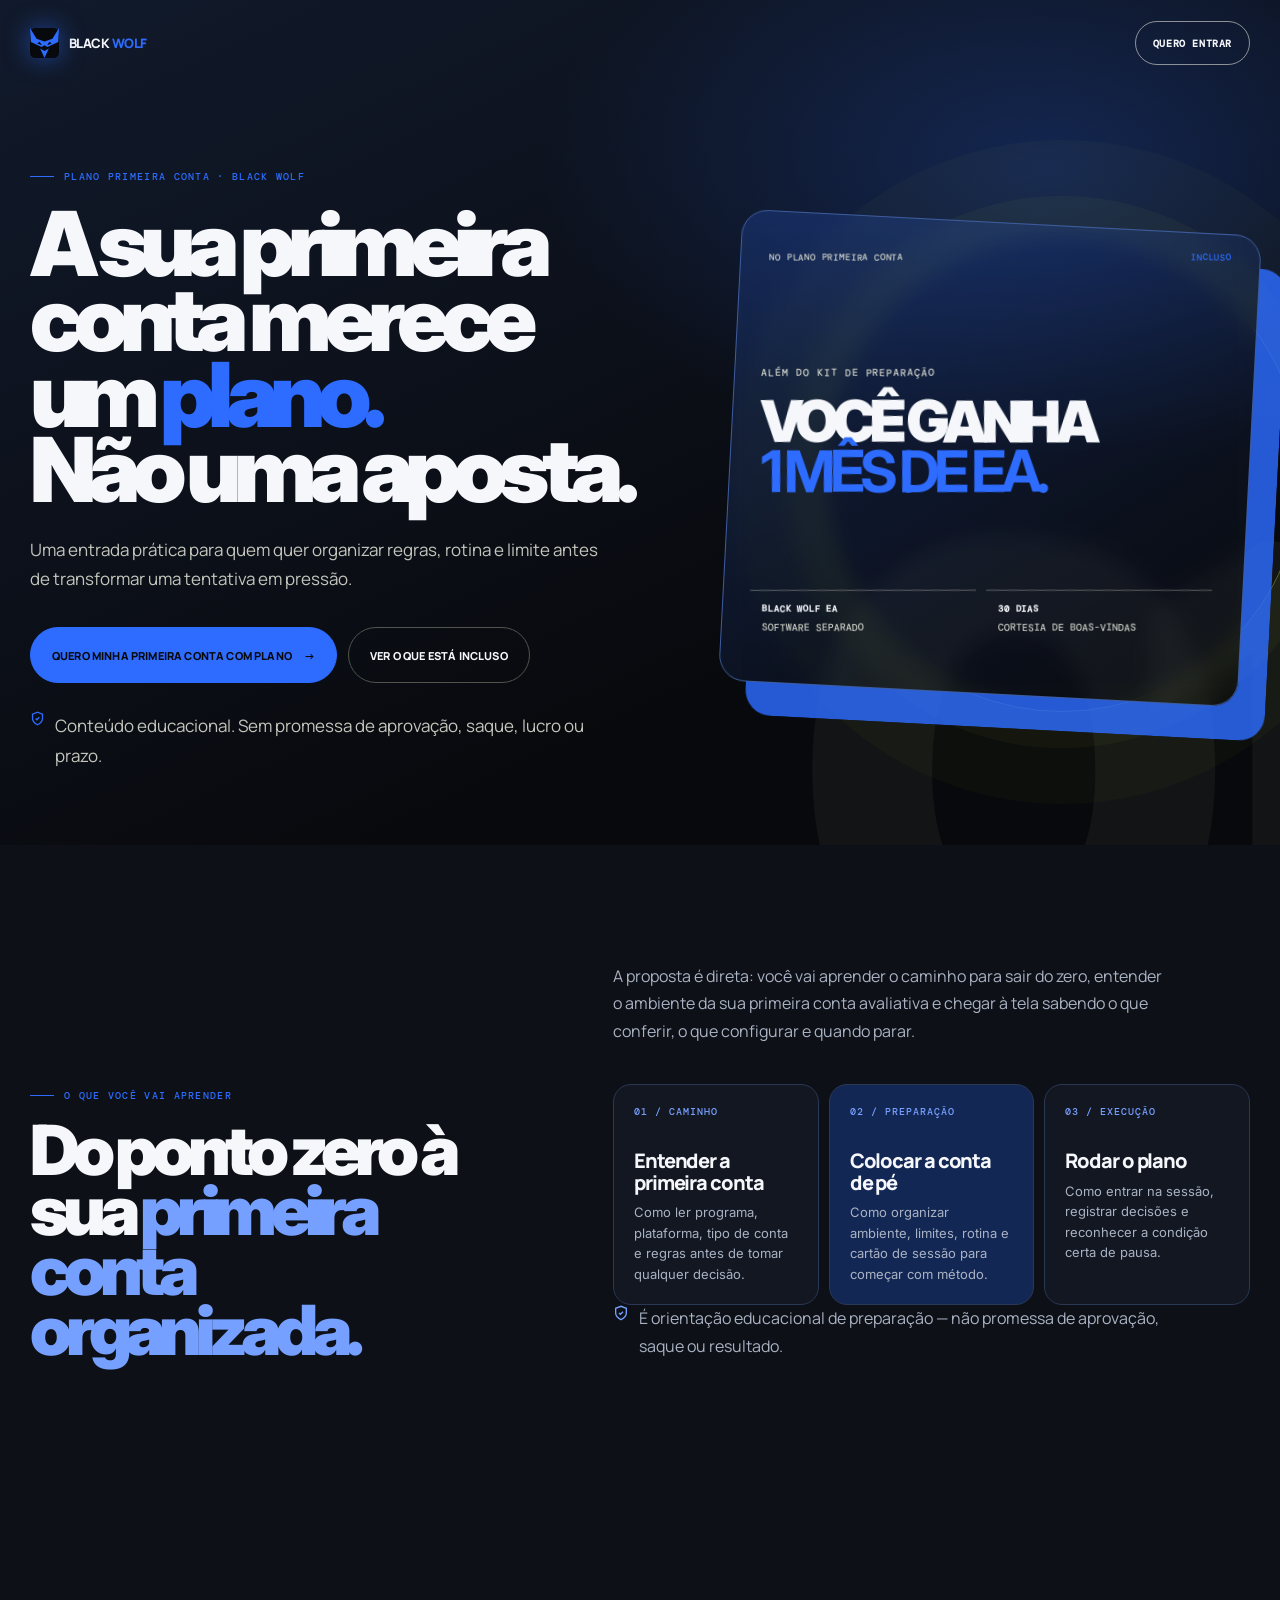
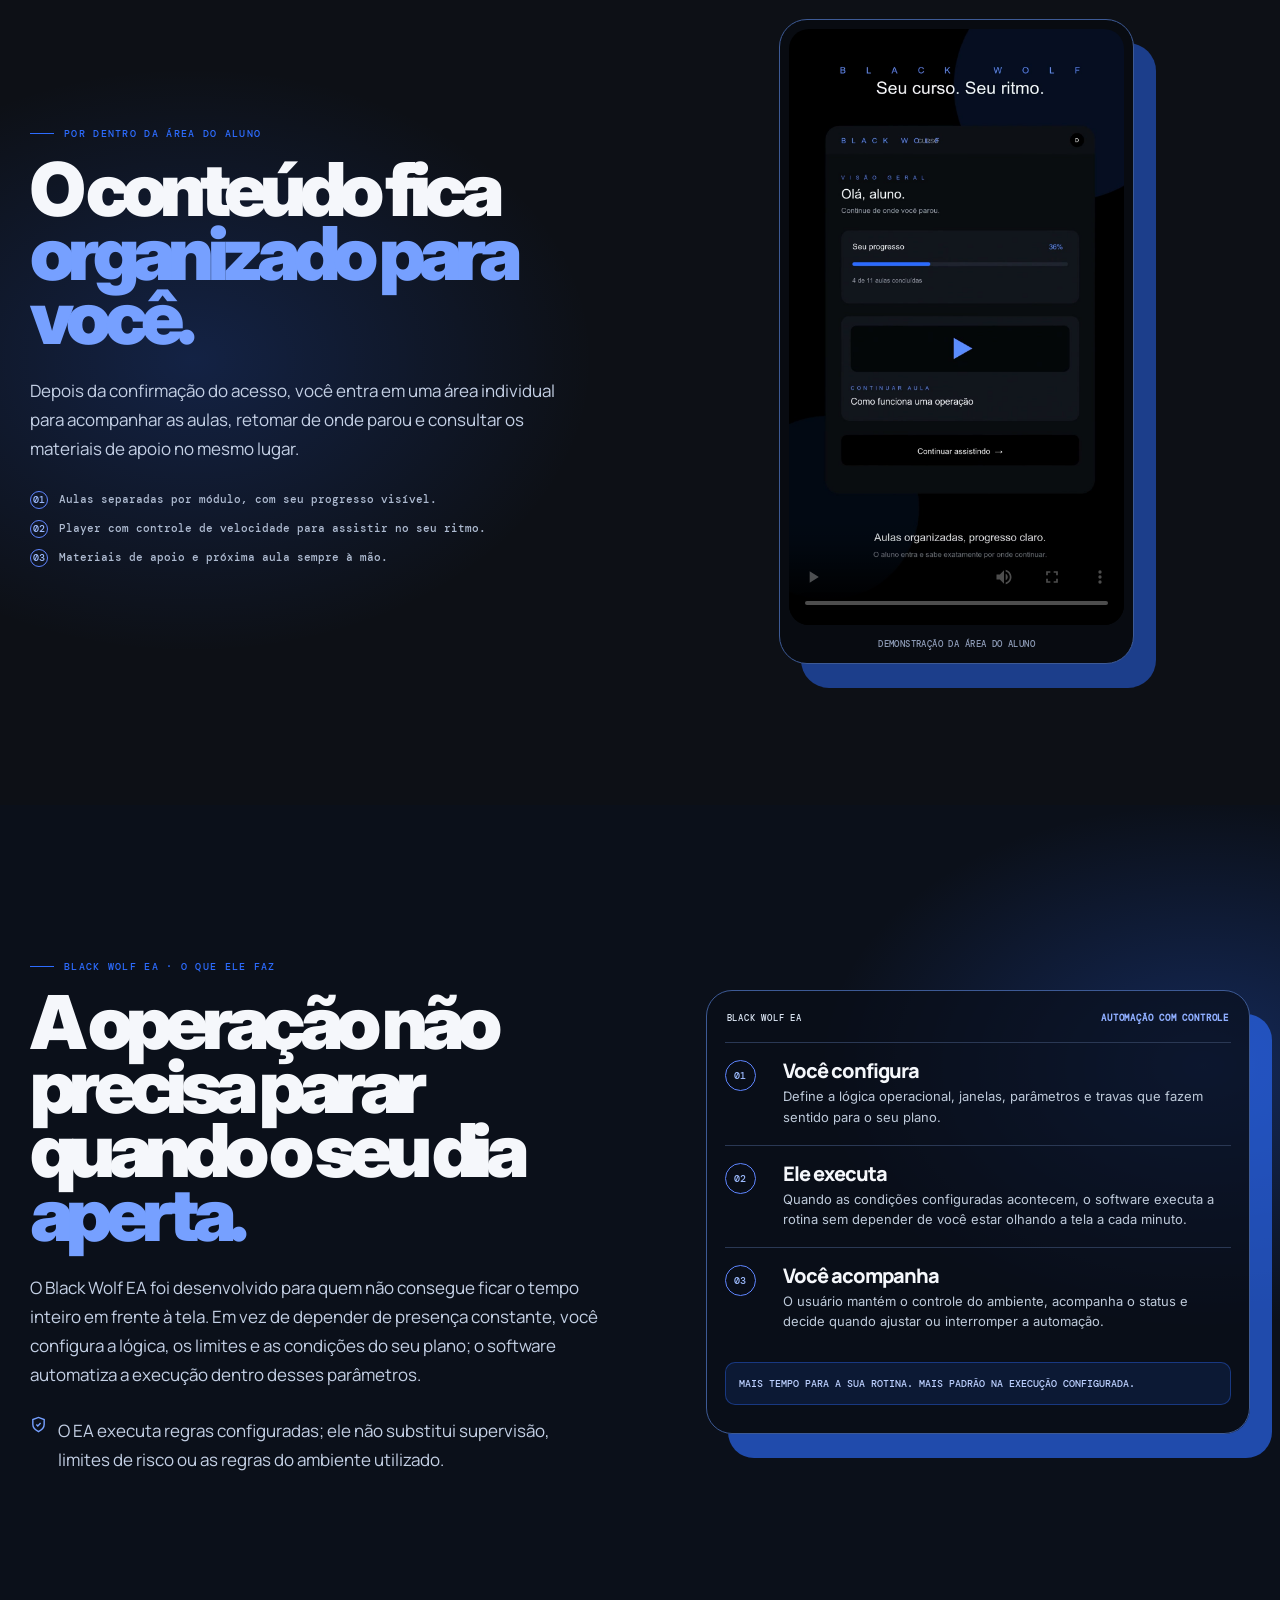
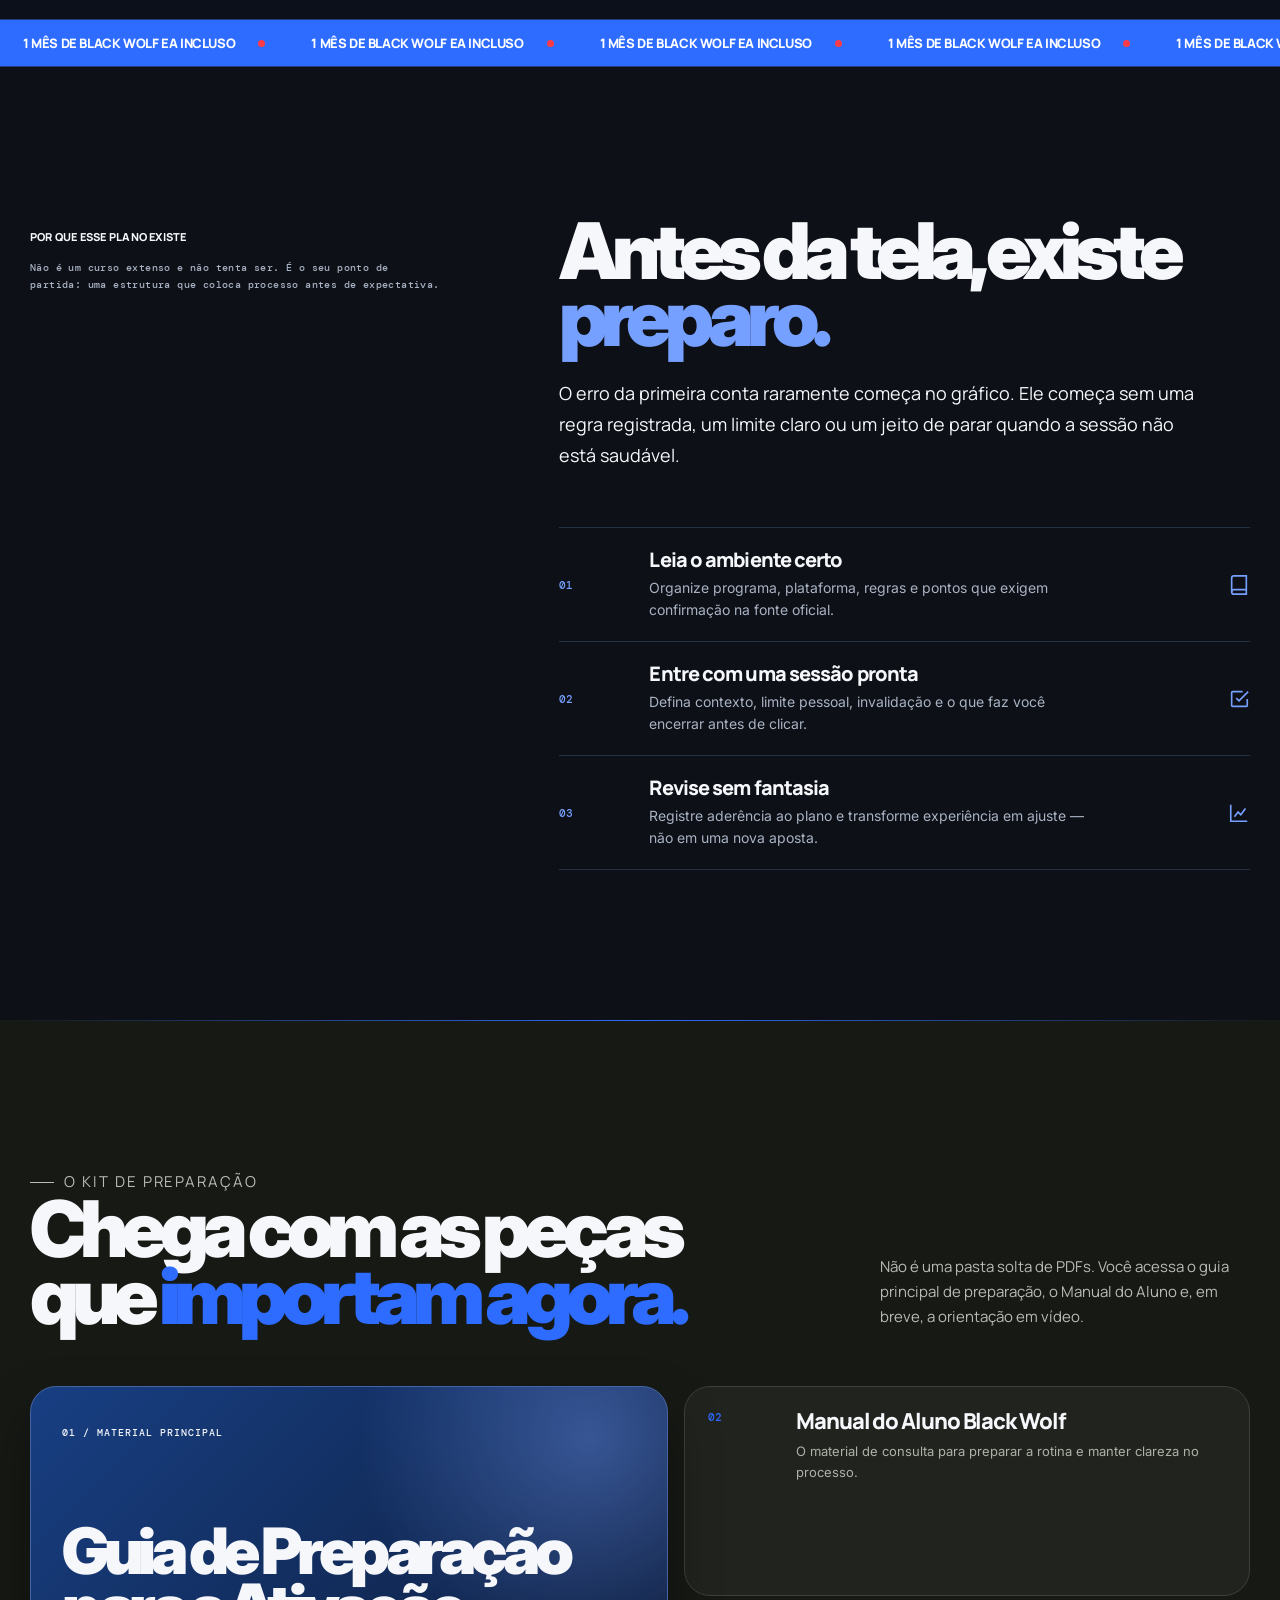
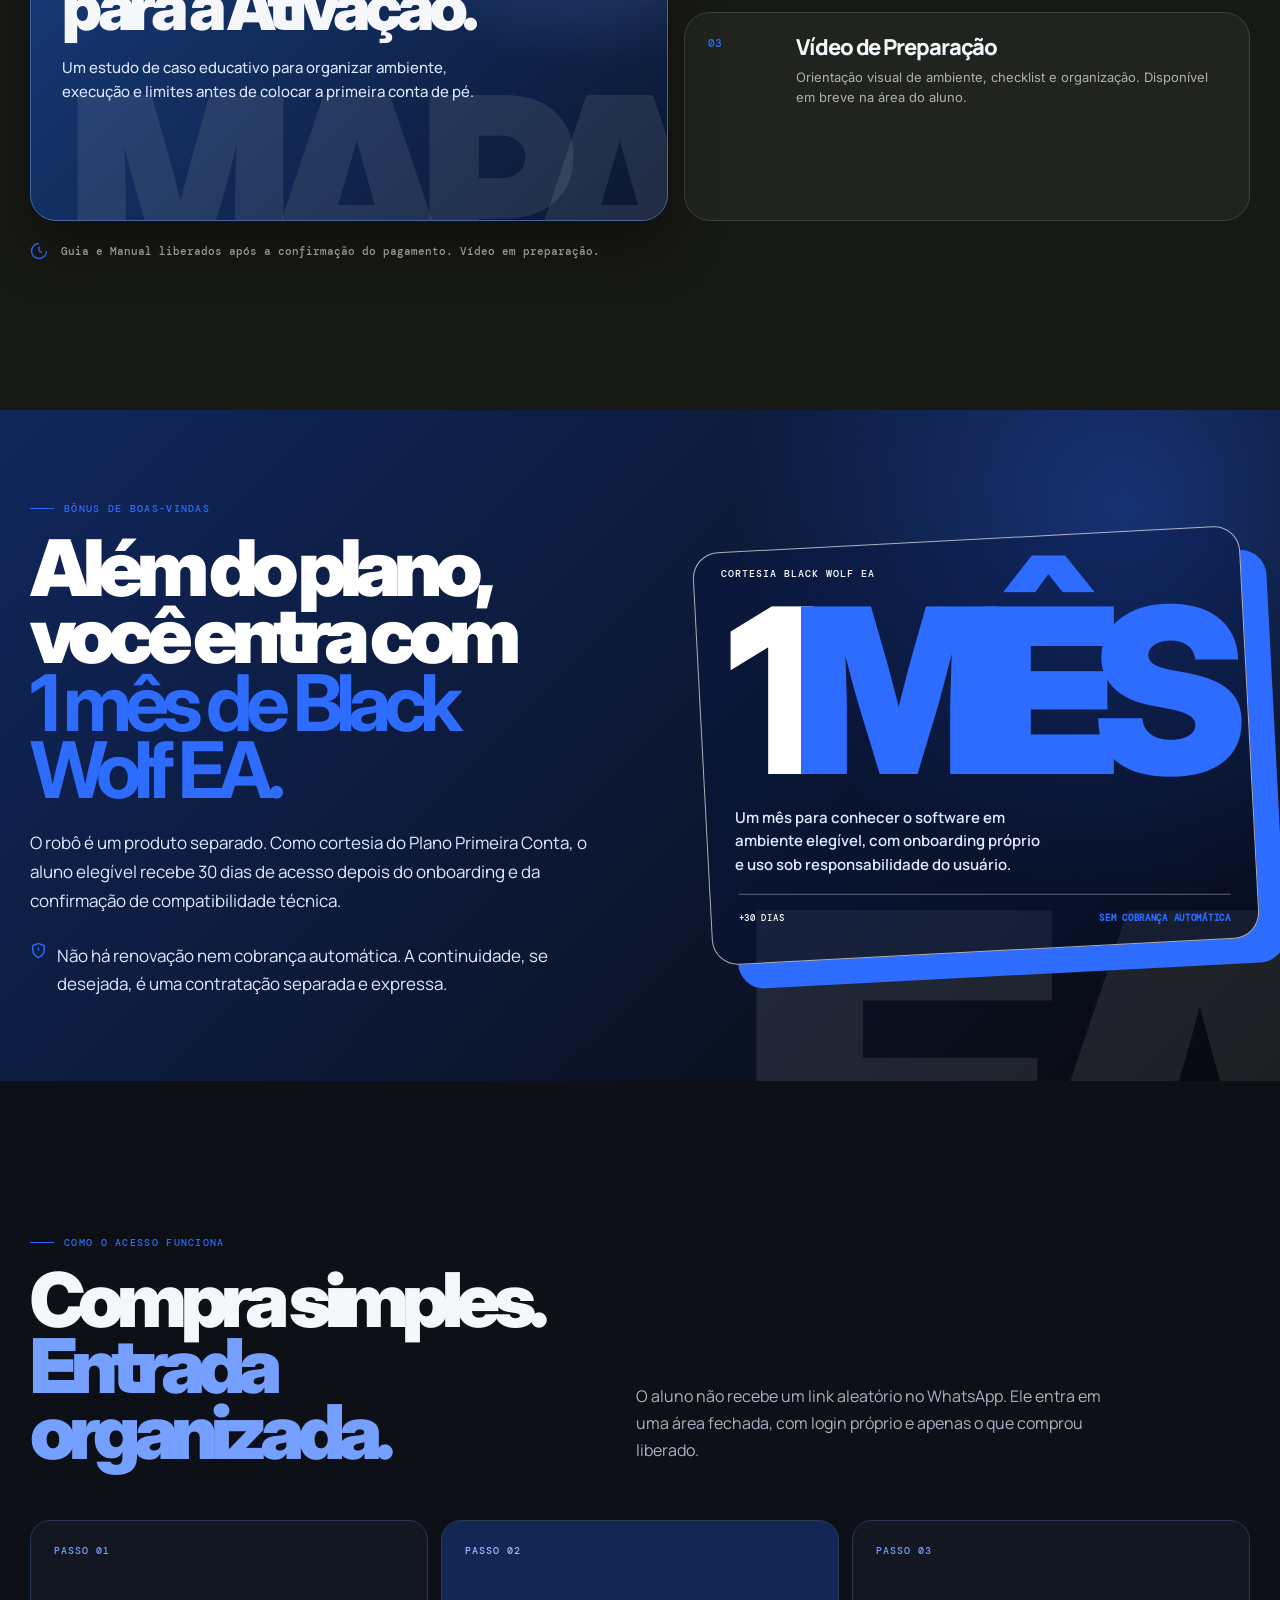
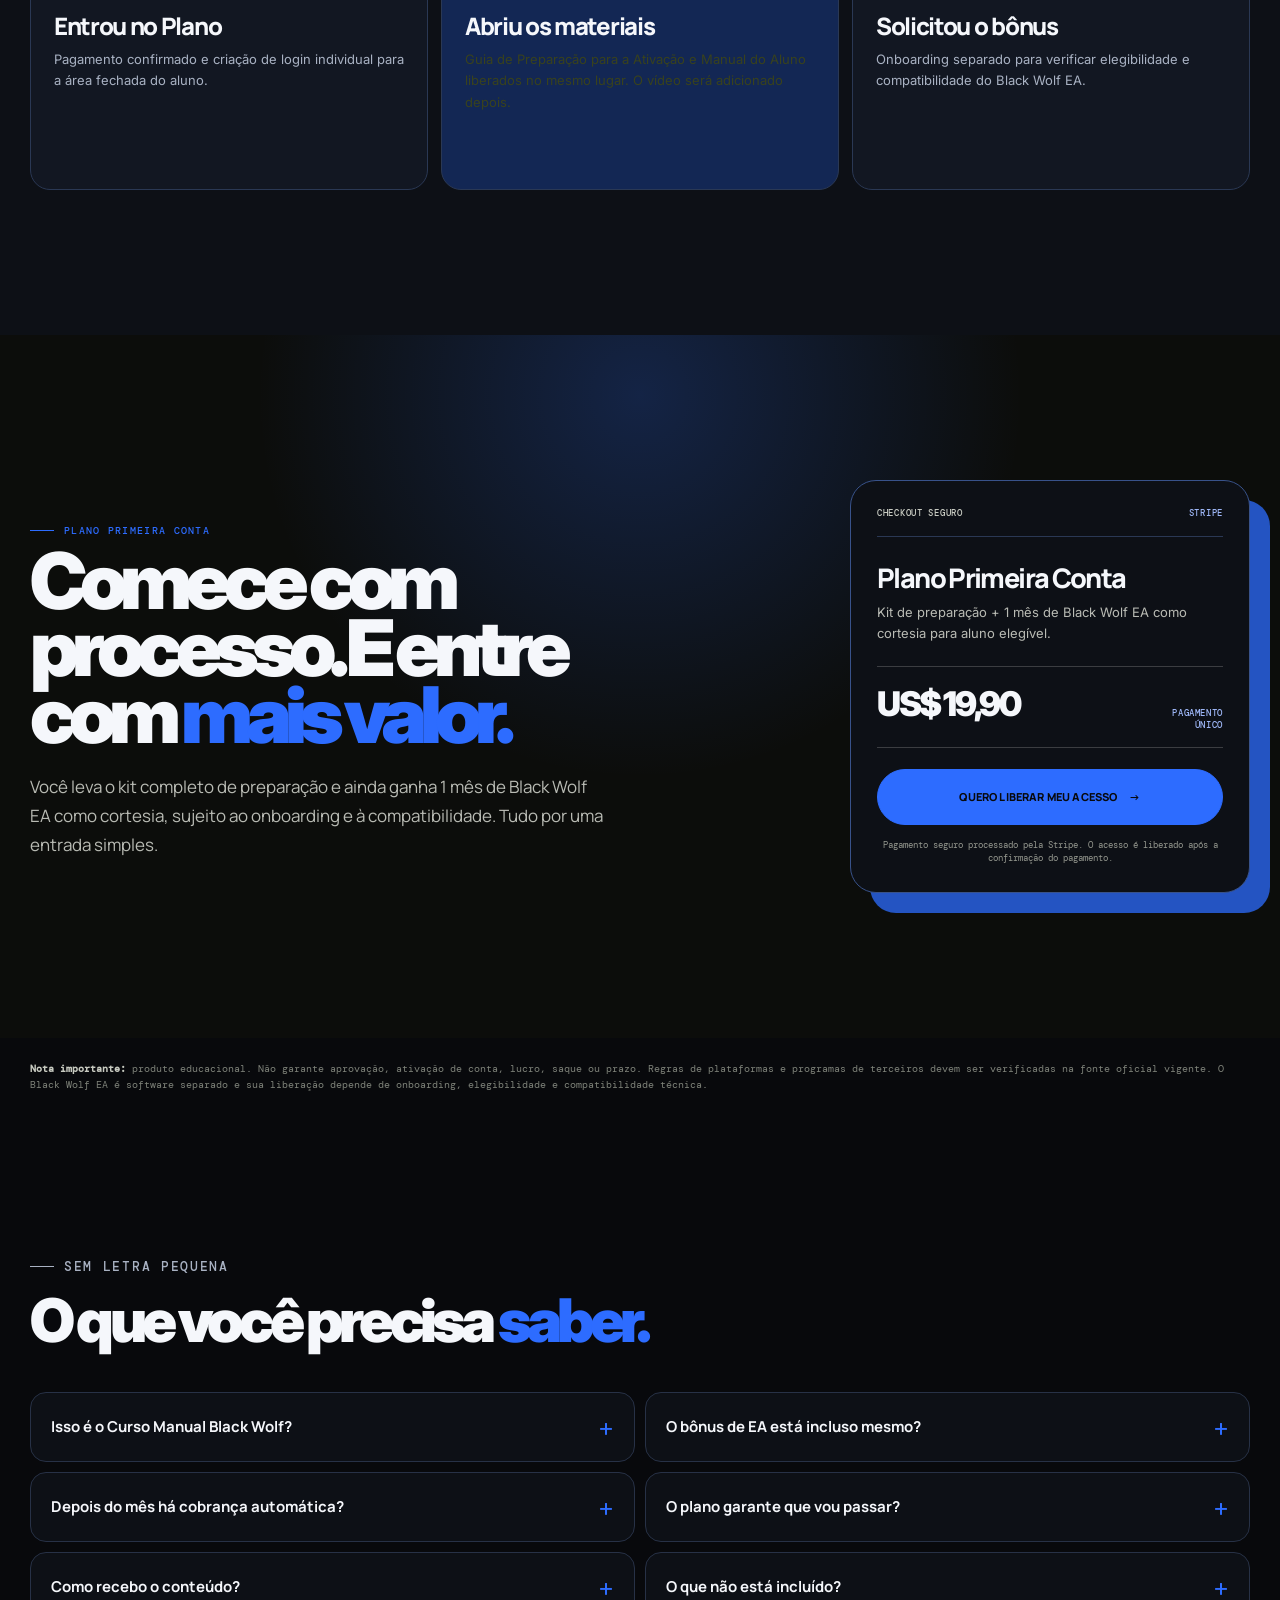
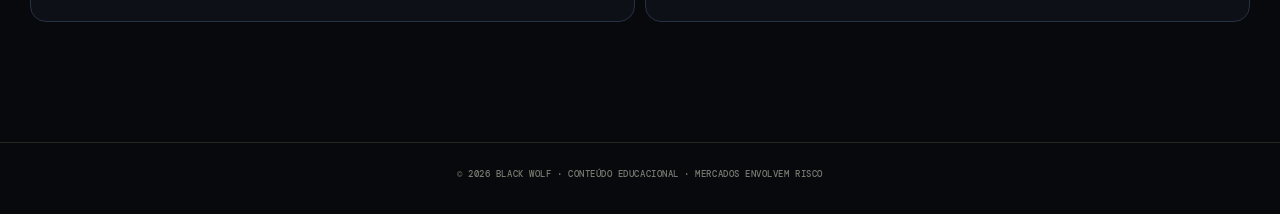
<file: primeira-conta/index.html>
<!doctype html>
<html lang="pt-BR">
<head>
  <meta charset="utf-8">
  <meta name="viewport" content="width=device-width, initial-scale=1, viewport-fit=cover">
  <meta name="robots" content="index,follow">
  <meta name="theme-color" content="#0c0d0b">
  <meta name="description" content="Plano Primeira Conta Black Wolf: preparação educacional, kit de processo e um mês de Black Wolf EA como cortesia sujeita a onboarding.">
  <link rel="canonical" href="https://blackwolfea.com/primeira-conta/">
  <title>Plano Primeira Conta — Black Wolf</title>
  <link rel="preconnect" href="https://fonts.googleapis.com">
  <link rel="preconnect" href="https://fonts.gstatic.com" crossorigin>
  <link href="https://fonts.googleapis.com/css2?family=DM+Mono:wght@400;500&family=Inter:wght@400;500;600;700;800;900&family=Manrope:wght@400;500;600;700;800&display=swap" rel="stylesheet">
  <style>
    :root{--ink:#0c0d0b;--ink2:#171915;--paper:#f4f1e8;--lime:#d6ff45;--lime2:#b8e62d;--blue:#2d6cff;--mist:#b9bbb4;--line:rgba(244,241,232,.18);--darkline:rgba(12,13,11,.17);--page:min(1220px,calc(100vw - 56px));--radius:26px;--ease:cubic-bezier(.16,1,.3,1)}
    *{box-sizing:border-box}html{scroll-behavior:smooth;overflow-x:hidden}body{margin:0;overflow-x:hidden;background:var(--ink);color:var(--paper);font:16px/1.55 Inter,Arial,sans-serif;-webkit-font-smoothing:antialiased}a{color:inherit;text-decoration:none}button{font:inherit}a,button{touch-action:manipulation}a:focus-visible,button:focus-visible,summary:focus-visible{outline:3px solid var(--lime);outline-offset:4px}.skip{position:absolute;z-index:99;left:14px;top:-50px;padding:10px 14px;background:var(--paper);color:var(--ink);font-weight:800}.skip:focus{top:14px}::selection{background:var(--lime);color:var(--ink)}
    .top{position:absolute;z-index:5;top:0;left:50%;display:flex;align-items:center;justify-content:space-between;width:var(--page);height:86px;transform:translateX(-50%)}.brand{display:flex;align-items:center;gap:10px;font:800 13px Manrope,sans-serif;letter-spacing:-.04em}.brand svg{width:29px;height:30px;filter:drop-shadow(0 0 12px rgba(45,108,255,.55))}.brand em{color:var(--blue);font-style:normal}.nav-cta{display:grid;place-items:center;min-height:44px;padding:0 17px;border:1px solid rgba(244,241,232,.55);border-radius:999px;font:700 10px 'DM Mono',monospace;letter-spacing:.06em;transition:.2s var(--ease)}.nav-cta:hover{border-color:var(--lime);background:var(--lime);color:var(--ink)}
    .hero{position:relative;isolation:isolate;overflow:hidden;min-height:800px;padding:160px 0 75px;background:radial-gradient(760px 440px at 82% 20%,rgba(214,255,69,.18),transparent 67%),linear-gradient(155deg,#171915,#090a08 72%)}.hero:after{content:'01';position:absolute;z-index:-1;right:-.05em;bottom:-.24em;color:rgba(244,241,232,.045);font:900 clamp(27rem,49vw,54rem)/.72 Inter,sans-serif;letter-spacing:-.14em}.hero-grid{display:grid;grid-template-columns:1.08fr .92fr;align-items:center;gap:clamp(42px,7vw,114px);width:var(--page);margin:auto}.kicker{display:flex;align-items:center;gap:10px;color:var(--lime);font:500 10px 'DM Mono',monospace;letter-spacing:.13em}.kicker:before{content:'';width:24px;height:1px;background:currentColor}.hero h1{max-width:820px;margin:23px 0 0;font:900 clamp(3.9rem,7vw,7.35rem)/.84 Inter,sans-serif;letter-spacing:-.088em}.hero h1 i{font-style:normal;color:var(--lime)}.hero-copy>p:not(.kicker){max-width:575px;margin:28px 0 0;color:#c4c6bd;font:400 17px/1.72 Manrope,sans-serif}.hero-actions{display:flex;flex-wrap:wrap;gap:11px;margin-top:34px}.btn{display:inline-flex;align-items:center;justify-content:center;gap:12px;min-height:56px;padding:0 21px;border:1px solid var(--lime);border-radius:999px;background:var(--lime);color:var(--ink);font:800 11px Manrope,sans-serif;letter-spacing:.015em;transition:transform .2s var(--ease),background .2s var(--ease)}.btn:hover{background:#ecff96;transform:translateY(-2px)}.btn.ghost{border-color:#50544c;background:transparent;color:var(--paper)}.btn.ghost:hover{border-color:var(--paper);background:rgba(244,241,232,.08)}.quiet{display:flex;align-items:flex-start;gap:10px;margin:23px 0 0;color:#969990;font:400 10px/1.55 'DM Mono',monospace}.quiet svg{flex:0 0 auto;width:15px;height:15px;color:var(--lime)}
    .hero-side{position:relative;min-height:485px}.orbit{position:absolute;right:-10%;bottom:-1%;width:min(480px,100%);aspect-ratio:1;border:1px solid rgba(214,255,69,.35);border-radius:50%;box-shadow:0 0 0 36px rgba(214,255,69,.035),0 0 0 92px rgba(214,255,69,.022)}.benefit-board{position:relative;z-index:1;display:grid;align-content:space-between;min-height:472px;padding:28px;border:1px solid rgba(244,241,232,.58);border-radius:var(--radius);background:linear-gradient(145deg,rgba(244,241,232,.12),rgba(244,241,232,.025));box-shadow:28px 33px 0 rgba(214,255,69,.94);backdrop-filter:blur(10px);transform:rotate(3deg)}.benefit-board>*{transform:rotate(-3deg)}.board-label{display:flex;justify-content:space-between;gap:10px;color:#d4d6ce;font:500 9px 'DM Mono',monospace;letter-spacing:.09em}.board-label span:last-child{color:var(--lime)}.board-main small{color:#d5d7cf;font:500 10px 'DM Mono',monospace;letter-spacing:.1em}.board-main h2{max-width:365px;margin:13px 0 0;font:900 clamp(3rem,4.5vw,4.55rem)/.87 Inter,sans-serif;letter-spacing:-.09em}.board-main h2 strong{display:block;color:var(--lime)}.board-bottom{display:grid;grid-template-columns:1fr 1fr;gap:10px}.board-bottom div{min-height:75px;padding:12px;border-top:1px solid rgba(244,241,232,.32);color:#c8cbc2;font:500 10px/1.4 'DM Mono',monospace}.board-bottom b{display:block;margin-bottom:5px;color:var(--paper);font-size:9px;letter-spacing:.09em}
    .marquee{overflow:hidden;border-block:1px solid #11130e;background:var(--lime);color:var(--ink)}.marquee-inner{display:flex;width:max-content;white-space:nowrap;animation:run 24s linear infinite}.marquee span{display:inline-flex;align-items:center;gap:23px;padding:14px 23px;font:800 13px Manrope,sans-serif;letter-spacing:-.03em}.marquee i{width:7px;height:7px;border-radius:50%;background:var(--blue)}@keyframes run{to{transform:translateX(-50%)}}
    .intro{background:var(--paper);color:var(--ink)}.intro-inner{display:grid;grid-template-columns:.75fr 1.25fr;gap:clamp(40px,9vw,150px);width:var(--page);margin:auto;padding:clamp(92px,12vw,150px) 0}.side-note{padding-top:12px;color:#60645b;font:500 10px/1.65 'DM Mono',monospace;letter-spacing:.04em}.side-note b{display:block;margin-bottom:16px;color:var(--ink);font:800 11px Manrope,sans-serif;letter-spacing:.02em}.intro h2,.kit h2,.bonus h2,.price h2{margin:0;font:900 clamp(3.2rem,6.1vw,6.55rem)/.86 Inter,sans-serif;letter-spacing:-.09em}.intro h2 span{color:#668200}.intro-lead{max-width:648px;margin:27px 0 0;font:400 18px/1.72 Manrope,sans-serif}.rules{display:grid;gap:0;margin-top:56px;border-top:1px solid var(--darkline)}.rule{display:grid;grid-template-columns:72px 1fr auto;gap:18px;align-items:center;padding:21px 0;border-bottom:1px solid var(--darkline)}.rule-no{color:#789c06;font:500 11px 'DM Mono',monospace}.rule h3{margin:0;font:800 20px/1.08 Manrope,sans-serif;letter-spacing:-.045em}.rule p{max-width:440px;margin:6px 0 0;color:#61645e;font-size:14px;line-height:1.55}.rule svg{width:22px;height:22px;color:#668200}
    .kit{position:relative;overflow:hidden;padding:clamp(90px,12vw,150px) 0;background:#171915}.kit:before{content:'';position:absolute;top:0;left:0;width:100%;height:1px;background:linear-gradient(90deg,transparent,var(--lime),transparent)}.kit-inner{width:var(--page);margin:auto}.kit-head{display:flex;align-items:end;justify-content:space-between;gap:35px}.kit-head p{max-width:370px;margin:0;color:#b9bbb4;font:400 15px/1.65 Manrope,sans-serif}.kit h2{max-width:720px}.kit h2 span{color:var(--lime)}.kit-grid{display:grid;grid-template-columns:1.06fr .94fr;gap:16px;margin-top:57px}.map-card{position:relative;min-height:435px;overflow:hidden;padding:31px;border:1px solid #45493f;border-radius:var(--radius);background:linear-gradient(135deg,#d7ff45,#bce433);color:var(--ink)}.map-card:before{content:'MAPA';position:absolute;right:-.07em;bottom:-.25em;color:rgba(12,13,11,.09);font:900 clamp(7rem,19vw,16rem)/.8 Inter,sans-serif;letter-spacing:-.12em}.tile-kicker{position:relative;z-index:1;font:500 10px 'DM Mono',monospace;letter-spacing:.1em}.map-card h3{position:relative;z-index:1;max-width:510px;margin:80px 0 0;font:900 clamp(2.7rem,5vw,5.25rem)/.88 Inter,sans-serif;letter-spacing:-.085em}.map-card p{position:relative;z-index:1;max-width:440px;margin:20px 0 0;font:500 15px/1.6 Manrope,sans-serif}.mini-stack{display:grid;gap:16px}.mini{display:grid;grid-template-columns:70px 1fr;gap:18px;min-height:133px;padding:23px;border:1px solid #3d4139;border-radius:var(--radius);background:#20231e}.mini-no{color:var(--lime);font:500 11px 'DM Mono',monospace}.mini h3{margin:0;font:800 22px/1.08 Manrope,sans-serif;letter-spacing:-.05em}.mini p{margin:7px 0 0;color:#aeb1a8;font-size:13px;line-height:1.58}.kit-foot{display:flex;align-items:center;gap:13px;margin:21px 0 0;color:#aeb1a8;font:500 11px/1.5 'DM Mono',monospace}.kit-foot svg{width:18px;height:18px;color:var(--lime)}
    .bonus{position:relative;isolation:isolate;overflow:hidden;background:var(--blue);color:#fff}.bonus:after{content:'EA';position:absolute;z-index:-1;right:-.1em;bottom:-.4em;color:rgba(255,255,255,.09);font:900 clamp(18rem,41vw,43rem)/.72 Inter,sans-serif;letter-spacing:-.13em}.bonus-inner{display:grid;grid-template-columns:1fr .92fr;align-items:center;gap:clamp(40px,8vw,120px);width:var(--page);min-height:660px;margin:auto;padding:82px 0}.bonus .kicker{color:var(--lime)}.bonus h2{max-width:690px;margin-top:19px}.bonus h2 b{display:block;color:var(--lime)}.bonus-copy>p:not(.kicker){max-width:570px;margin:26px 0 0;color:#e0e8ff;font:400 17px/1.7 Manrope,sans-serif}.bonus-note{display:flex;gap:10px;margin-top:23px;color:#d5e0ff;font:500 10px/1.6 'DM Mono',monospace}.bonus-note svg{width:17px;height:17px;flex:0 0 auto;color:var(--lime)}.month-card{position:relative;display:grid;align-content:space-between;min-height:413px;padding:27px;border:1px solid rgba(255,255,255,.65);border-radius:var(--radius);background:rgba(7,24,67,.33);box-shadow:25px 25px 0 var(--lime);transform:rotate(-3deg)}.month-card>*{transform:rotate(3deg)}.month-card small{font:500 10px 'DM Mono',monospace;letter-spacing:.1em}.month-number{font:900 clamp(9rem,18vw,15rem)/.76 Inter,sans-serif;letter-spacing:-.13em}.month-number span{color:var(--lime)}.month-card p{max-width:310px;margin:0;color:#e1e9ff;font:600 15px/1.55 Manrope,sans-serif}.month-card footer{display:flex;justify-content:space-between;gap:15px;padding-top:17px;border-top:1px solid rgba(255,255,255,.35);font:500 9px 'DM Mono',monospace;letter-spacing:.08em}.month-card footer b{color:var(--lime)}
    .flow{background:var(--paper);color:var(--ink)}.flow-inner{width:var(--page);margin:auto;padding:clamp(90px,12vw,145px) 0}.flow-head{display:grid;grid-template-columns:.95fr 1.05fr;gap:50px;align-items:end}.flow h2{margin:18px 0 0;font:900 clamp(3.1rem,5.9vw,6rem)/.87 Inter,sans-serif;letter-spacing:-.09em}.flow h2 span{color:#668200}.flow-head>p{max-width:470px;margin:0;color:#60645b;font:400 16px/1.7 Manrope,sans-serif}.flow-grid{display:grid;grid-template-columns:repeat(3,1fr);gap:13px;margin-top:56px}.flow-card{min-height:270px;padding:23px;border:1px solid var(--darkline);border-radius:20px;background:#ece9e0}.flow-card:nth-child(2){background:#d9ff45}.flow-card b{display:block;color:#668200;font:500 10px 'DM Mono',monospace;letter-spacing:.1em}.flow-card:nth-child(2) b{color:#405300}.flow-card h3{margin:57px 0 10px;font:800 24px/1.04 Manrope,sans-serif;letter-spacing:-.055em}.flow-card p{margin:0;color:#5a5e56;font-size:13px;line-height:1.63}.flow-card:nth-child(2) p{color:#39421d}
    .price{position:relative;isolation:isolate;overflow:hidden;padding:clamp(92px,12vw,145px) 0;background:#0c0d0b}.price:before{content:'';position:absolute;z-index:-1;left:50%;top:-350px;width:820px;height:820px;border-radius:50%;background:radial-gradient(circle,rgba(214,255,69,.2),transparent 66%);transform:translateX(-50%)}.price-inner{display:grid;grid-template-columns:1fr 400px;gap:clamp(42px,8vw,120px);align-items:center;width:var(--page);margin:auto}.price h2{max-width:680px}.price h2 span{color:var(--lime)}.price-copy>p:not(.kicker){max-width:580px;margin:25px 0 0;color:#b9bbb4;font:400 17px/1.7 Manrope,sans-serif}.buy{padding:26px;border:1px solid rgba(214,255,69,.65);border-radius:var(--radius);background:#1b1e18;box-shadow:20px 20px 0 rgba(214,255,69,.88)}.buy-top{display:flex;justify-content:space-between;gap:10px;padding-bottom:17px;border-bottom:1px solid rgba(244,241,232,.2);color:#c9ccc3;font:500 9px 'DM Mono',monospace;letter-spacing:.08em}.buy-top span:last-child{color:var(--lime)}.buy h3{margin:22px 0 6px;font:800 27px Manrope,sans-serif;letter-spacing:-.06em}.buy>p{margin:0;color:#b9bbb4;font-size:13px;line-height:1.6}.cost{display:flex;align-items:baseline;justify-content:space-between;gap:15px;margin:22px 0 0;padding:16px 0;border-block:1px solid rgba(244,241,232,.2)}.cost strong{font:900 34px Inter,sans-serif;letter-spacing:-.07em}.cost span{color:#c5dc70;font:500 9px 'DM Mono',monospace;letter-spacing:.07em;text-align:right}.buy .btn{width:100%;margin-top:21px}.buy small{display:block;margin:14px 0 0;color:#969990;font:400 9px/1.5 'DM Mono',monospace;text-align:center}.disclaimer{width:var(--page);margin:auto;padding:23px 0 30px;color:#7f837a;font:400 10px/1.65 'DM Mono',monospace}.disclaimer b{color:#c7cac0}
    .faq{width:var(--page);margin:auto;padding:clamp(76px,10vw,120px) 0}.faq h2{margin:17px 0 0;font:900 clamp(2.8rem,4.7vw,5.1rem)/.9 Inter,sans-serif;letter-spacing:-.08em}.faq h2 span{color:var(--lime)}.faq-grid{display:grid;grid-template-columns:1fr 1fr;gap:10px;margin-top:43px}.faq details{padding:19px 20px;border:1px solid #3c4039;border-radius:16px;background:#161814}.faq details[open]{border-color:var(--lime)}.faq summary{display:flex;align-items:center;justify-content:space-between;gap:15px;cursor:pointer;list-style:none;font:700 15px Manrope,sans-serif}.faq summary::-webkit-details-marker{display:none}.faq summary:after{content:'+';color:var(--lime);font:400 25px Inter}.faq details[open] summary:after{content:'–'}.faq p{margin:12px 0 0;color:#b5b8ae;font-size:13px;line-height:1.65}.foot{padding:25px 20px 34px;border-top:1px solid #252821;color:#777b71;text-align:center;font:500 9px 'DM Mono',monospace;letter-spacing:.06em}
    @media(max-width:900px){.hero-grid,.bonus-inner,.price-inner{grid-template-columns:1fr}.hero{min-height:0;padding-bottom:95px}.hero-grid{gap:55px}.hero h1{max-width:760px}.hero-side{max-width:550px;width:100%;min-height:465px}.intro-inner{grid-template-columns:1fr;gap:32px}.side-note{padding-top:0}.kit-grid{grid-template-columns:1fr}.bonus-inner{min-height:0;gap:60px}.bonus-copy{max-width:700px}.month-card{max-width:490px;justify-self:end;width:100%}.flow-head{grid-template-columns:1fr;gap:23px}.price-inner{gap:53px}.buy{width:min(430px,100%)}.faq-grid{grid-template-columns:1fr}}
    @media(max-width:620px){:root{--page:calc(100vw - 40px);--radius:20px}.top{height:73px}.brand{font-size:12px}.brand svg{width:25px;height:26px}.nav-cta{min-height:39px;padding:0 11px;font-size:8px}.hero{padding:117px 0 67px}.hero h1{font-size:clamp(3.6rem,15.2vw,4.55rem)}.hero-copy>p:not(.kicker),.intro-lead,.bonus-copy>p:not(.kicker),.price-copy>p:not(.kicker){font-size:16px}.hero-actions{display:grid;grid-template-columns:1fr}.btn{width:100%;min-height:54px}.hero-side{min-height:365px}.benefit-board{min-height:350px;padding:20px;box-shadow:14px 17px 0 var(--lime);transform:rotate(2deg)}.benefit-board>*{transform:rotate(-2deg)}.board-main h2{font-size:3.1rem}.board-bottom div{min-height:60px;font-size:8px}.marquee span{padding:12px 17px;font-size:11px}.intro-inner,.flow-inner{padding:78px 0}.intro h2,.kit h2,.bonus h2,.price h2{font-size:clamp(3rem,13.7vw,4.3rem)}.rules{margin-top:40px}.rule{grid-template-columns:41px 1fr;gap:11px;padding:19px 0}.rule svg{display:none}.rule h3{font-size:18px}.rule p{font-size:13px}.kit{padding:78px 0}.kit-head{display:block}.kit-head p{margin-top:23px}.kit-grid{margin-top:41px}.map-card{min-height:340px;padding:22px}.map-card h3{margin-top:57px;font-size:3rem}.mini{grid-template-columns:47px 1fr;gap:10px;min-height:120px;padding:20px}.mini h3{font-size:20px}.bonus-inner{padding:78px 0}.month-card{min-height:350px;padding:20px;box-shadow:14px 17px 0 var(--lime);transform:rotate(-2deg)}.month-card>*{transform:rotate(2deg)}.month-number{font-size:9rem}.flow-grid{grid-template-columns:1fr;margin-top:39px}.flow-card{min-height:210px}.flow-card h3{margin-top:34px}.price{padding:78px 0}.buy{padding:22px;box-shadow:13px 16px 0 rgba(214,255,69,.88)}.faq{padding:78px 0}.faq h2{font-size:3rem}.faq-grid{margin-top:34px}.disclaimer{font-size:9px}.foot{font-size:8px}}
    @media(prefers-reduced-motion:reduce){*,*:before,*:after{animation-duration:.01ms!important;animation-iteration-count:1!important;scroll-behavior:auto!important;transition-duration:.01ms!important}}
    /* V3 — navy + gold: calmer, more premium, and distinct from the course page */
    :root{--lime:#cfb16a;--lime2:#b18e43;--blue:#245080}
    .hero{background:radial-gradient(760px 440px at 82% 20%,rgba(42,87,137,.3),transparent 67%),linear-gradient(155deg,#111b28,#090c10 72%)}
    .btn:hover{background:#e2c887}.benefit-board{box-shadow:28px 33px 0 rgba(207,177,106,.94)}.intro h2 span,.rule-no,.rule svg,.flow h2 span,.flow-card b{color:#856522}.map-card{border:0;background:radial-gradient(circle at 90% 12%,rgba(201,227,255,.42),transparent 35%),linear-gradient(135deg,#397fca,#173b66);box-shadow:0 26px 52px rgba(2,14,34,.32);color:#f5f9ff}.map-card:before{color:rgba(255,255,255,.11)}.map-card p{color:#e0efff}.flow-card:nth-child(2){background:#e2d4ad}.flow-card:nth-child(2) b{color:#76591c}.bonus{background:linear-gradient(135deg,#183a62,#244f7d)}
    .robot{position:relative;overflow:hidden;background:#11253d;color:var(--paper)}.robot:before{content:'';position:absolute;inset:0;background:radial-gradient(570px 390px at 94% 32%,rgba(207,177,106,.22),transparent 67%);pointer-events:none}.robot-inner{position:relative;display:grid;grid-template-columns:1fr .95fr;gap:clamp(42px,8vw,125px);align-items:center;width:var(--page);margin:auto;padding:clamp(92px,12vw,145px) 0}.robot h2{max-width:650px;margin:18px 0 0;font:900 clamp(3.15rem,5.8vw,6.1rem)/.86 Inter,sans-serif;letter-spacing:-.09em}.robot h2 span{color:var(--lime)}.robot-copy>p:not(.kicker){max-width:580px;margin:26px 0 0;color:#d2dae6;font:400 17px/1.72 Manrope,sans-serif}.robot-note{display:flex;gap:11px;margin-top:22px;color:#bdc9d9;font:500 10px/1.65 'DM Mono',monospace}.robot-note svg{width:17px;height:17px;flex:0 0 auto;color:var(--lime)}.robot-panel{padding:18px;border:1px solid rgba(244,241,232,.56);border-radius:var(--radius);background:rgba(8,17,28,.36);box-shadow:22px 24px 0 rgba(207,177,106,.82)}.robot-panel-head{display:flex;justify-content:space-between;gap:15px;padding:3px 2px 18px;color:#dbe5f3;font:500 9px 'DM Mono',monospace;letter-spacing:.09em}.robot-panel-head b{color:var(--lime)}.machine-step{display:grid;grid-template-columns:44px 1fr;gap:14px;padding:17px 0;border-top:1px solid rgba(244,241,232,.2)}.machine-step i{display:grid;place-items:center;width:31px;height:31px;border:1px solid rgba(207,177,106,.7);border-radius:50%;color:var(--lime);font:500 10px 'DM Mono',monospace;font-style:normal}.machine-step h3{margin:0;font:800 20px/1.05 Manrope,sans-serif;letter-spacing:-.05em}.machine-step p{margin:5px 0 0;color:#bdc9d9;font-size:13px;line-height:1.58}.robot-panel-foot{margin-top:13px;padding:13px;border:1px solid rgba(207,177,106,.33);border-radius:10px;background:rgba(207,177,106,.1);color:#e2d4ad;font:500 10px/1.55 'DM Mono',monospace}
    @media(max-width:900px){.robot-inner{grid-template-columns:1fr;gap:50px}.robot-panel{max-width:570px;width:100%;justify-self:end}}
    @media(max-width:620px){.robot-inner{padding:78px 0}.robot h2{font-size:clamp(3rem,13.5vw,4.3rem)}.robot-copy>p:not(.kicker){font-size:16px}.robot-panel{padding:16px;box-shadow:13px 16px 0 rgba(207,177,106,.82)}.machine-step h3{font-size:18px}}
    .learn{background:#eeeae0;color:var(--ink)}.learn-inner{display:grid;grid-template-columns:.86fr 1.14fr;gap:clamp(40px,8vw,120px);align-items:end;width:var(--page);margin:auto;padding:clamp(78px,10vw,118px) 0}.learn h2{margin:18px 0 0;font:900 clamp(3rem,5.4vw,5.8rem)/.87 Inter,sans-serif;letter-spacing:-.09em}.learn h2 span{color:#856522}.learn-copy>p:not(.kicker){max-width:550px;margin:0;color:#525751;font:400 16px/1.72 Manrope,sans-serif}.learn-grid{display:grid;grid-template-columns:repeat(3,1fr);gap:10px;margin-top:39px}.learn-card{min-height:205px;padding:20px;border:1px solid rgba(12,13,11,.18);border-radius:18px;background:#f9f7f0}.learn-card:nth-child(2){background:#ded2ad}.learn-card b{display:block;color:#856522;font:500 10px 'DM Mono',monospace;letter-spacing:.1em}.learn-card h3{margin:32px 0 9px;font:800 20px/1.07 Manrope,sans-serif;letter-spacing:-.055em}.learn-card p{margin:0;color:#565a54;font-size:13px;line-height:1.58}.learn-note{display:flex;gap:10px;margin-top:18px;color:#656961;font:500 10px/1.6 'DM Mono',monospace}.learn-note svg{width:16px;height:16px;flex:0 0 auto;color:#856522}@media(max-width:900px){.learn-inner{grid-template-columns:1fr;gap:27px}.learn-copy>p:not(.kicker){margin-top:0}}@media(max-width:620px){.learn-inner{padding:68px 0}.learn h2{font-size:clamp(2.9rem,13vw,4.2rem)}.learn-grid{grid-template-columns:1fr;margin-top:31px}.learn-card{min-height:165px}.learn-card h3{margin-top:23px}}
    /* V4 — sistema visual unificado Black Wolf: carvão, azul elétrico e vermelho de sinal */
    :root{--ink:#08090c;--ink2:#0d1016;--paper:#f5f7fb;--lime:#2d6cff;--lime2:#1c59ec;--blue:#2d6cff;--mist:#a9b2c3;--line:rgba(167,187,229,.2);--darkline:#273146}
    .hero{background:radial-gradient(760px 440px at 82% 20%,rgba(45,108,255,.25),transparent 67%),linear-gradient(155deg,#111a2c,#08090c 72%)}.btn:hover{background:#1c59ec}.benefit-board{border-color:#3d5c9d;background:linear-gradient(145deg,rgba(45,108,255,.2),rgba(7,10,16,.18));box-shadow:28px 33px 0 rgba(45,108,255,.82)}.intro,.flow,.learn{background:#0d1016;color:#f5f7fb}.side-note,.flow-head>p,.learn-copy>p:not(.kicker){color:#a9b2c3}.side-note b{color:#f5f7fb}.intro h2 span,.rule-no,.rule svg,.flow h2 span,.flow-card b,.learn h2 span,.learn-card b,.learn-note svg{color:#76a0ff}.rules,.rule{border-color:#273146}.rule p,.learn-card p{color:#a9b2c3}.map-card{border:1px solid #4664a3;background:radial-gradient(circle at 88% 12%,rgba(119,160,255,.38),transparent 34%),linear-gradient(135deg,#183f83,#0b1730);box-shadow:0 26px 52px rgba(0,0,0,.34);color:#f5f7fb}.map-card:before{color:rgba(255,255,255,.09)}.map-card p{color:#d9e5ff}.flow-card{border-color:#2a3854;background:#121722}.flow-card:nth-child(2){background:#132754}.flow-card:nth-child(2) b{color:#9ebcff}.flow-card p{color:#a9b2c3}.bonus{background:radial-gradient(circle at 88% 15%,rgba(45,108,255,.35),transparent 31%),linear-gradient(135deg,#10275d,#08090c)}.marquee{border-color:#223d78;background:#2d6cff;color:#fff}.marquee i{background:#ff3b47}.price:before{background:radial-gradient(circle,rgba(45,108,255,.24),transparent 66%)}.buy{border-color:#38528a;background:#0d1016;box-shadow:20px 20px 0 rgba(45,108,255,.75)}.buy-top{border-color:#2a3854}.buy-top span:last-child,.cost span{color:#9eb7f7}.faq details{border-color:#273146;background:#0d1016}.faq details[open]{border-color:#2d6cff}.faq p{color:#a9b2c3}.learn-card{border-color:#2a3854;background:#121722}.learn-card:nth-child(2){background:#132754}.learn-note{color:#a9b2c3}
    .robot{background:#0b101a}.robot:before{background:radial-gradient(570px 390px at 94% 32%,rgba(45,108,255,.27),transparent 67%)}.robot h2 span{color:#76a0ff}.robot-copy>p:not(.kicker){color:#c4d0e5}.robot-note{color:#aebbd1}.robot-note svg{color:#76a0ff}.robot-panel{border-color:#3d5a95;background:rgba(8,13,24,.64);box-shadow:22px 24px 0 rgba(45,108,255,.64)}.robot-panel-head b{color:#8faeff}.machine-step{border-color:#2a3854}.machine-step i{border-color:#5e85ff;color:#9ebcff}.robot-panel-foot{border-color:rgba(45,108,255,.38);background:rgba(45,108,255,.12);color:#bcd0ff}@media(max-width:620px){.robot-panel{box-shadow:13px 16px 0 rgba(45,108,255,.64)}}
    .course-demo{position:relative;overflow:hidden;background:#0d1016}.course-demo:before{content:'';position:absolute;inset:0;background:radial-gradient(590px 430px at 15% 52%,rgba(45,108,255,.2),transparent 68%);pointer-events:none}.course-demo-inner{position:relative;display:grid;grid-template-columns:.95fr 1.05fr;gap:clamp(42px,8vw,120px);align-items:center;width:var(--page);margin:auto;padding:clamp(82px,10vw,125px) 0}.course-demo h2{max-width:620px;margin:18px 0 0;font:900 clamp(3.15rem,5.8vw,6.1rem)/.86 Inter,sans-serif;letter-spacing:-.09em}.course-demo h2 span{color:#76a0ff}.course-demo-copy>p:not(.kicker){max-width:540px;margin:26px 0 0;color:#c4d0e5;font:400 17px/1.72 Manrope,sans-serif}.course-demo-points{display:grid;gap:11px;margin:27px 0 0;padding:0;list-style:none}.course-demo-points li{display:flex;gap:11px;align-items:flex-start;color:#aebbd1;font:500 11px/1.6 'DM Mono',monospace}.course-demo-points i{display:grid;place-items:center;flex:0 0 auto;width:18px;height:18px;border:1px solid #5e85ff;border-radius:50%;color:#9ebcff;font-style:normal;font-size:10px}.course-demo-frame{justify-self:center;width:min(100%,355px);padding:9px;border:1px solid #3d5a95;border-radius:28px;background:#080b11;box-shadow:22px 24px 0 rgba(45,108,255,.5)}.course-demo-frame video{display:block;width:100%;aspect-ratio:9/16;border-radius:20px;background:#000;object-fit:cover}.course-demo-caption{margin:13px 4px 3px;color:#8d9bb6;font:500 9px/1.5 'DM Mono',monospace;letter-spacing:.045em;text-align:center}@media(max-width:900px){.course-demo-inner{grid-template-columns:1fr;gap:48px}.course-demo-frame{justify-self:start}}@media(max-width:620px){.course-demo-inner{padding:68px 0}.course-demo h2{font-size:clamp(2.9rem,13vw,4.2rem)}.course-demo-copy>p:not(.kicker){font-size:16px}.course-demo-frame{width:min(100%,320px);padding:7px;border-radius:23px;box-shadow:13px 16px 0 rgba(45,108,255,.5)}.course-demo-frame video{border-radius:17px}}
  </style>
</head>
<body>
  <a class="skip" href="#conteudo">Pular para o conteúdo</a>
  <header class="top"><a class="brand" href="#inicio" aria-label="Black Wolf, início"><svg aria-hidden="true" viewBox="0 0 1232 1275"><rect width="1232" height="1275" rx="230" fill="#08090c"/><path fill="#2d6cff" fill-rule="evenodd" d="M431 868 616 1274 800 868 617 976ZM0 0l37 599 454 211 125-79 125 79 459-214 31-596-278 462-335 107-340-107ZM725 732l1-1 1 1-1 1ZM504 732l1-1 1 1-1 1ZM924 662 726 731l99-146ZM307 662l99-77 99 146Z"/></svg><span>BLACK <em>WOLF</em></span></a><a class="nav-cta" href="#acesso">QUERO ENTRAR</a></header>
  <main id="conteudo">
    <section class="hero" id="inicio"><div class="hero-grid"><div class="hero-copy"><p class="kicker">PLANO PRIMEIRA CONTA · BLACK WOLF</p><h1>A sua primeira conta merece um <i>plano.</i><br>Não uma aposta.</h1><p>Uma entrada prática para quem quer organizar regras, rotina e limite antes de transformar uma tentativa em pressão.</p><div class="hero-actions"><a class="btn" href="#acesso">QUERO MINHA PRIMEIRA CONTA COM PLANO <b>→</b></a><a class="btn ghost" href="#kit">VER O QUE ESTÁ INCLUSO</a></div><p class="quiet"><svg viewBox="0 0 24 24" fill="none" stroke="currentColor" stroke-width="2" aria-hidden="true"><path d="M12 22s8-4 8-10V5l-8-3-8 3v7c0 6 8 10 8 10Z"/><path d="m9 12 2 2 4-4"/></svg>Conteúdo educacional. Sem promessa de aprovação, saque, lucro ou prazo.</p></div><aside class="hero-side" aria-label="Bônus incluso"><i class="orbit" aria-hidden="true"></i><div class="benefit-board"><div class="board-label"><span>NO PLANO PRIMEIRA CONTA</span><span>INCLUSO</span></div><div class="board-main"><small>ALÉM DO KIT DE PREPARAÇÃO</small><h2>VOCÊ GANHA <strong>1 MÊS DE EA.</strong></h2></div><div class="board-bottom"><div><b>BLACK WOLF EA</b>SOFTWARE SEPARADO</div><div><b>30 DIAS</b>CORTESIA DE BOAS-VINDAS</div></div></div></aside></div></section>
    <section class="robot" aria-label="Como funciona o Black Wolf EA"><div class="robot-inner"><div class="robot-copy"><p class="kicker">BLACK WOLF EA · O QUE ELE FAZ</p><h2>A operação não precisa parar quando o seu dia <span>aperta.</span></h2><p>O Black Wolf EA foi desenvolvido para quem não consegue ficar o tempo inteiro em frente à tela. Em vez de depender de presença constante, você configura a lógica, os limites e as condições do seu plano; o software automatiza a execução dentro desses parâmetros.</p><p class="robot-note"><svg viewBox="0 0 24 24" fill="none" stroke="currentColor" stroke-width="2" aria-hidden="true"><path d="M12 22s8-4 8-10V5l-8-3-8 3v7c0 6 8 10 8 10Z"/><path d="m9 12 2 2 4-4"/></svg>O EA executa regras configuradas; ele não substitui supervisão, limites de risco ou as regras do ambiente utilizado.</p></div><aside class="robot-panel"><div class="robot-panel-head"><span>BLACK WOLF EA</span><b>AUTOMAÇÃO COM CONTROLE</b></div><article class="machine-step"><i>01</i><div><h3>Você configura</h3><p>Define a lógica operacional, janelas, parâmetros e travas que fazem sentido para o seu plano.</p></div></article><article class="machine-step"><i>02</i><div><h3>Ele executa</h3><p>Quando as condições configuradas acontecem, o software executa a rotina sem depender de você estar olhando a tela a cada minuto.</p></div></article><article class="machine-step"><i>03</i><div><h3>Você acompanha</h3><p>O usuário mantém o controle do ambiente, acompanha o status e decide quando ajustar ou interromper a automação.</p></div></article><p class="robot-panel-foot">MAIS TEMPO PARA A SUA ROTINA. MAIS PADRÃO NA EXECUÇÃO CONFIGURADA.</p></aside></div></section>
    <div class="marquee" aria-hidden="true"><div class="marquee-inner"><span>1 MÊS DE BLACK WOLF EA INCLUSO <i></i></span><span>1 MÊS DE BLACK WOLF EA INCLUSO <i></i></span><span>1 MÊS DE BLACK WOLF EA INCLUSO <i></i></span><span>1 MÊS DE BLACK WOLF EA INCLUSO <i></i></span><span>1 MÊS DE BLACK WOLF EA INCLUSO <i></i></span><span>1 MÊS DE BLACK WOLF EA INCLUSO <i></i></span></div></div>
    <section class="intro"><div class="intro-inner"><aside class="side-note"><b>POR QUE ESSE PLANO EXISTE</b>Não é um curso extenso e não tenta ser. É o seu ponto de partida: uma estrutura que coloca processo antes de expectativa.</aside><div><h2>Antes da tela, existe <span>preparo.</span></h2><p class="intro-lead">O erro da primeira conta raramente começa no gráfico. Ele começa sem uma regra registrada, um limite claro ou um jeito de parar quando a sessão não está saudável.</p><div class="rules"><article class="rule"><span class="rule-no">01</span><div><h3>Leia o ambiente certo</h3><p>Organize programa, plataforma, regras e pontos que exigem confirmação na fonte oficial.</p></div><svg viewBox="0 0 24 24" fill="none" stroke="currentColor" stroke-width="1.8" aria-hidden="true"><path d="M4 19.5A2.5 2.5 0 0 1 6.5 17H20"/><path d="M6.5 2H20v20H6.5A2.5 2.5 0 0 1 4 19.5v-15A2.5 2.5 0 0 1 6.5 2Z"/></svg></article><article class="rule"><span class="rule-no">02</span><div><h3>Entre com uma sessão pronta</h3><p>Defina contexto, limite pessoal, invalidação e o que faz você encerrar antes de clicar.</p></div><svg viewBox="0 0 24 24" fill="none" stroke="currentColor" stroke-width="1.8" aria-hidden="true"><path d="M9 11 12 14 22 4"/><path d="M21 12v7a1 1 0 0 1-1 1H5a1 1 0 0 1-1-1V5a1 1 0 0 1 1-1h11"/></svg></article><article class="rule"><span class="rule-no">03</span><div><h3>Revise sem fantasia</h3><p>Registre aderência ao plano e transforme experiência em ajuste — não em uma nova aposta.</p></div><svg viewBox="0 0 24 24" fill="none" stroke="currentColor" stroke-width="1.8" aria-hidden="true"><path d="M3 3v18h18"/><path d="m7 16 4-5 3 3 5-7"/></svg></article></div></div></div></section>
    <section class="kit" id="kit"><div class="kit-inner"><div class="kit-head"><div><p class="kicker">O KIT DE PREPARAÇÃO</p><h2>Chega com as peças que <span>importam agora.</span></h2></div><p>Não é uma pasta solta de PDFs. Você acessa o guia principal de preparação, o Manual do Aluno e, em breve, a orientação em vídeo.</p></div><div class="kit-grid"><article class="map-card"><span class="tile-kicker">01 / MATERIAL PRINCIPAL</span><h3>Guia de Preparação para a Ativação.</h3><p>Um estudo de caso educativo para organizar ambiente, execução e limites antes de colocar a primeira conta de pé.</p></article><div class="mini-stack"><article class="mini"><span class="mini-no">02</span><div><h3>Manual do Aluno Black Wolf</h3><p>O material de consulta para preparar a rotina e manter clareza no processo.</p></div></article><article class="mini"><span class="mini-no">03</span><div><h3>Vídeo de Preparação</h3><p>Orientação visual de ambiente, checklist e organização. Disponível em breve na área do aluno.</p></div></article></div></div><p class="kit-foot"><svg viewBox="0 0 24 24" fill="none" stroke="currentColor" stroke-width="1.8" aria-hidden="true"><path d="M12 2a10 10 0 1 0 10 10"/><path d="M12 6v6l4 2"/></svg>Guia e Manual liberados após a confirmação do pagamento. Vídeo em preparação.</p></div></section>
    <section class="bonus"><div class="bonus-inner"><div class="bonus-copy"><p class="kicker">BÔNUS DE BOAS-VINDAS</p><h2>Além do plano, você entra com <b>1 mês de Black Wolf EA.</b></h2><p>O robô é um produto separado. Como cortesia do Plano Primeira Conta, o aluno elegível recebe 30 dias de acesso depois do onboarding e da confirmação de compatibilidade técnica.</p><p class="bonus-note"><svg viewBox="0 0 24 24" fill="none" stroke="currentColor" stroke-width="2" aria-hidden="true"><path d="M12 22s8-4 8-10V5l-8-3-8 3v7c0 6 8 10 8 10Z"/><path d="M12 8v4m0 4h.01"/></svg>Não há renovação nem cobrança automática. A continuidade, se desejada, é uma contratação separada e expressa.</p></div><aside class="month-card" aria-label="Um mês incluso"><small>CORTESIA BLACK WOLF EA</small><div class="month-number">1<span>MÊS</span></div><p>Um mês para conhecer o software em ambiente elegível, com onboarding próprio e uso sob responsabilidade do usuário.</p><footer><span>+30 DIAS</span><b>SEM COBRANÇA AUTOMÁTICA</b></footer></aside></div></section>
    <section class="flow"><div class="flow-inner"><div class="flow-head"><div><p class="kicker">COMO O ACESSO FUNCIONA</p><h2>Compra simples. <span>Entrada organizada.</span></h2></div><p>O aluno não recebe um link aleatório no WhatsApp. Ele entra em uma área fechada, com login próprio e apenas o que comprou liberado.</p></div><div class="flow-grid"><article class="flow-card"><b>PASSO 01</b><h3>Entrou no Plano</h3><p>Pagamento confirmado e criação de login individual para a área fechada do aluno.</p></article><article class="flow-card"><b>PASSO 02</b><h3>Abriu os materiais</h3><p>Guia de Preparação para a Ativação e Manual do Aluno liberados no mesmo lugar. O vídeo será adicionado depois.</p></article><article class="flow-card"><b>PASSO 03</b><h3>Solicitou o bônus</h3><p>Onboarding separado para verificar elegibilidade e compatibilidade do Black Wolf EA.</p></article></div></div></section>
    <section class="price" id="acesso"><div class="price-inner"><div class="price-copy"><p class="kicker">PLANO PRIMEIRA CONTA</p><h2>Comece com processo. E entre com <span>mais valor.</span></h2><p>Você leva o kit completo de preparação e ainda ganha 1 mês de Black Wolf EA como cortesia, sujeito ao onboarding e à compatibilidade. Tudo por uma entrada simples.</p></div><aside class="buy" aria-label="Resumo de compra"><div class="buy-top"><span>CHECKOUT SEGURO</span><span>STRIPE</span></div><h3>Plano Primeira Conta</h3><p>Kit de preparação + 1 mês de Black Wolf EA como cortesia para aluno elegível.</p><div class="cost"><strong>US$ 19,90</strong><span>PAGAMENTO<br>ÚNICO</span></div><button class="btn" type="button" id="checkoutButton">QUERO LIBERAR MEU ACESSO <b>→</b></button><small id="checkoutNote" aria-live="polite">Pagamento seguro processado pela Stripe. O acesso é liberado após a confirmação do pagamento.</small></aside></div></section>
    <p class="disclaimer"><b>Nota importante:</b> produto educacional. Não garante aprovação, ativação de conta, lucro, saque ou prazo. Regras de plataformas e programas de terceiros devem ser verificadas na fonte oficial vigente. O Black Wolf EA é software separado e sua liberação depende de onboarding, elegibilidade e compatibilidade técnica.</p>
    <section class="faq"><p class="kicker">SEM LETRA PEQUENA</p><h2>O que você precisa <span>saber.</span></h2><div class="faq-grid"><details><summary>Isso é o Curso Manual Black Wolf?</summary><p>Não. O Plano Primeira Conta é um produto de entrada, objetivo e separado. O Curso Manual é uma formação independente e aprofundada.</p></details><details><summary>O bônus de EA está incluso mesmo?</summary><p>Sim: há 1 mês de Black Wolf EA como cortesia, após onboarding, confirmação de elegibilidade e compatibilidade técnica do ambiente.</p></details><details><summary>Depois do mês há cobrança automática?</summary><p>Não. A cortesia não cria renovação nem débito futuro. Uma eventual continuidade precisa de nova contratação e aceite expresso.</p></details><details><summary>O plano garante que vou passar?</summary><p>Não. Ele organiza a preparação e a rotina. Nenhum resultado, aprovação, saque ou prazo é garantido.</p></details><details><summary>Como recebo o conteúdo?</summary><p>Após pagamento confirmado, você recebe acesso individual a uma área fechada com os materiais deste produto.</p></details><details><summary>O que não está incluído?</summary><p>Não há sinais, gestão de conta, recomendação individual ou orientação para burlar regras de plataformas e programas de terceiros.</p></details></div></section>
  </main>
  <footer class="foot">© 2026 BLACK WOLF · CONTEÚDO EDUCACIONAL · MERCADOS ENVOLVEM RISCO</footer>
  <script>
    const learn = document.createElement('section');
    learn.className = 'learn';
    learn.setAttribute('aria-label', 'O que você vai aprender no Plano Primeira Conta');
    learn.innerHTML = `<div class="learn-inner"><div><p class="kicker">O QUE VOCÊ VAI APRENDER</p><h2>Do ponto zero à sua <span>primeira conta organizada.</span></h2></div><div class="learn-copy"><p>A proposta é direta: você vai aprender o caminho para sair do zero, entender o ambiente da sua primeira conta avaliativa e chegar à tela sabendo o que conferir, o que configurar e quando parar.</p><div class="learn-grid"><article class="learn-card"><b>01 / CAMINHO</b><h3>Entender a primeira conta</h3><p>Como ler programa, plataforma, tipo de conta e regras antes de tomar qualquer decisão.</p></article><article class="learn-card"><b>02 / PREPARAÇÃO</b><h3>Colocar a conta de pé</h3><p>Como organizar ambiente, limites, rotina e cartão de sessão para começar com método.</p></article><article class="learn-card"><b>03 / EXECUÇÃO</b><h3>Rodar o plano</h3><p>Como entrar na sessão, registrar decisões e reconhecer a condição certa de pausa.</p></article></div><p class="learn-note"><svg viewBox="0 0 24 24" fill="none" stroke="currentColor" stroke-width="2" aria-hidden="true"><path d="M12 22s8-4 8-10V5l-8-3-8 3v7c0 6 8 10 8 10Z"/><path d="m9 12 2 2 4-4"/></svg>É orientação educacional de preparação — não promessa de aprovação, saque ou resultado.</p></div></div>`;
    document.querySelector('.hero').insertAdjacentElement('afterend', learn);
    const courseDemo = document.createElement('section');
    courseDemo.className = 'course-demo';
    courseDemo.setAttribute('aria-label', 'Demonstração da área do aluno');
    courseDemo.innerHTML = `<div class="course-demo-inner"><div class="course-demo-copy"><p class="kicker">POR DENTRO DA ÁREA DO ALUNO</p><h2>O conteúdo fica <span>organizado para você.</span></h2><p>Depois da confirmação do acesso, você entra em uma área individual para acompanhar as aulas, retomar de onde parou e consultar os materiais de apoio no mesmo lugar.</p><ul class="course-demo-points"><li><i>01</i><span>Aulas separadas por módulo, com seu progresso visível.</span></li><li><i>02</i><span>Player com controle de velocidade para assistir no seu ritmo.</span></li><li><i>03</i><span>Materiais de apoio e próxima aula sempre à mão.</span></li></ul></div><figure class="course-demo-frame"><video controls playsinline preload="metadata" poster="/primeira-conta/media/area-do-aluno-black-wolf.jpg" aria-label="Demonstração da área do aluno Black Wolf"><source src="/primeira-conta/media/area-do-aluno-black-wolf.mp4" type="video/mp4">Seu navegador não suporta vídeo HTML5.</video><figcaption class="course-demo-caption">DEMONSTRAÇÃO DA ÁREA DO ALUNO</figcaption></figure></div>`;
    learn.insertAdjacentElement('afterend', courseDemo);
    document.getElementById('checkoutButton').addEventListener('click',()=>{window.location.href='https://buy.stripe.com/cNi6oJ7KYeB3eod5ADcs807'});
  </script>
</body>
</html>
</file>
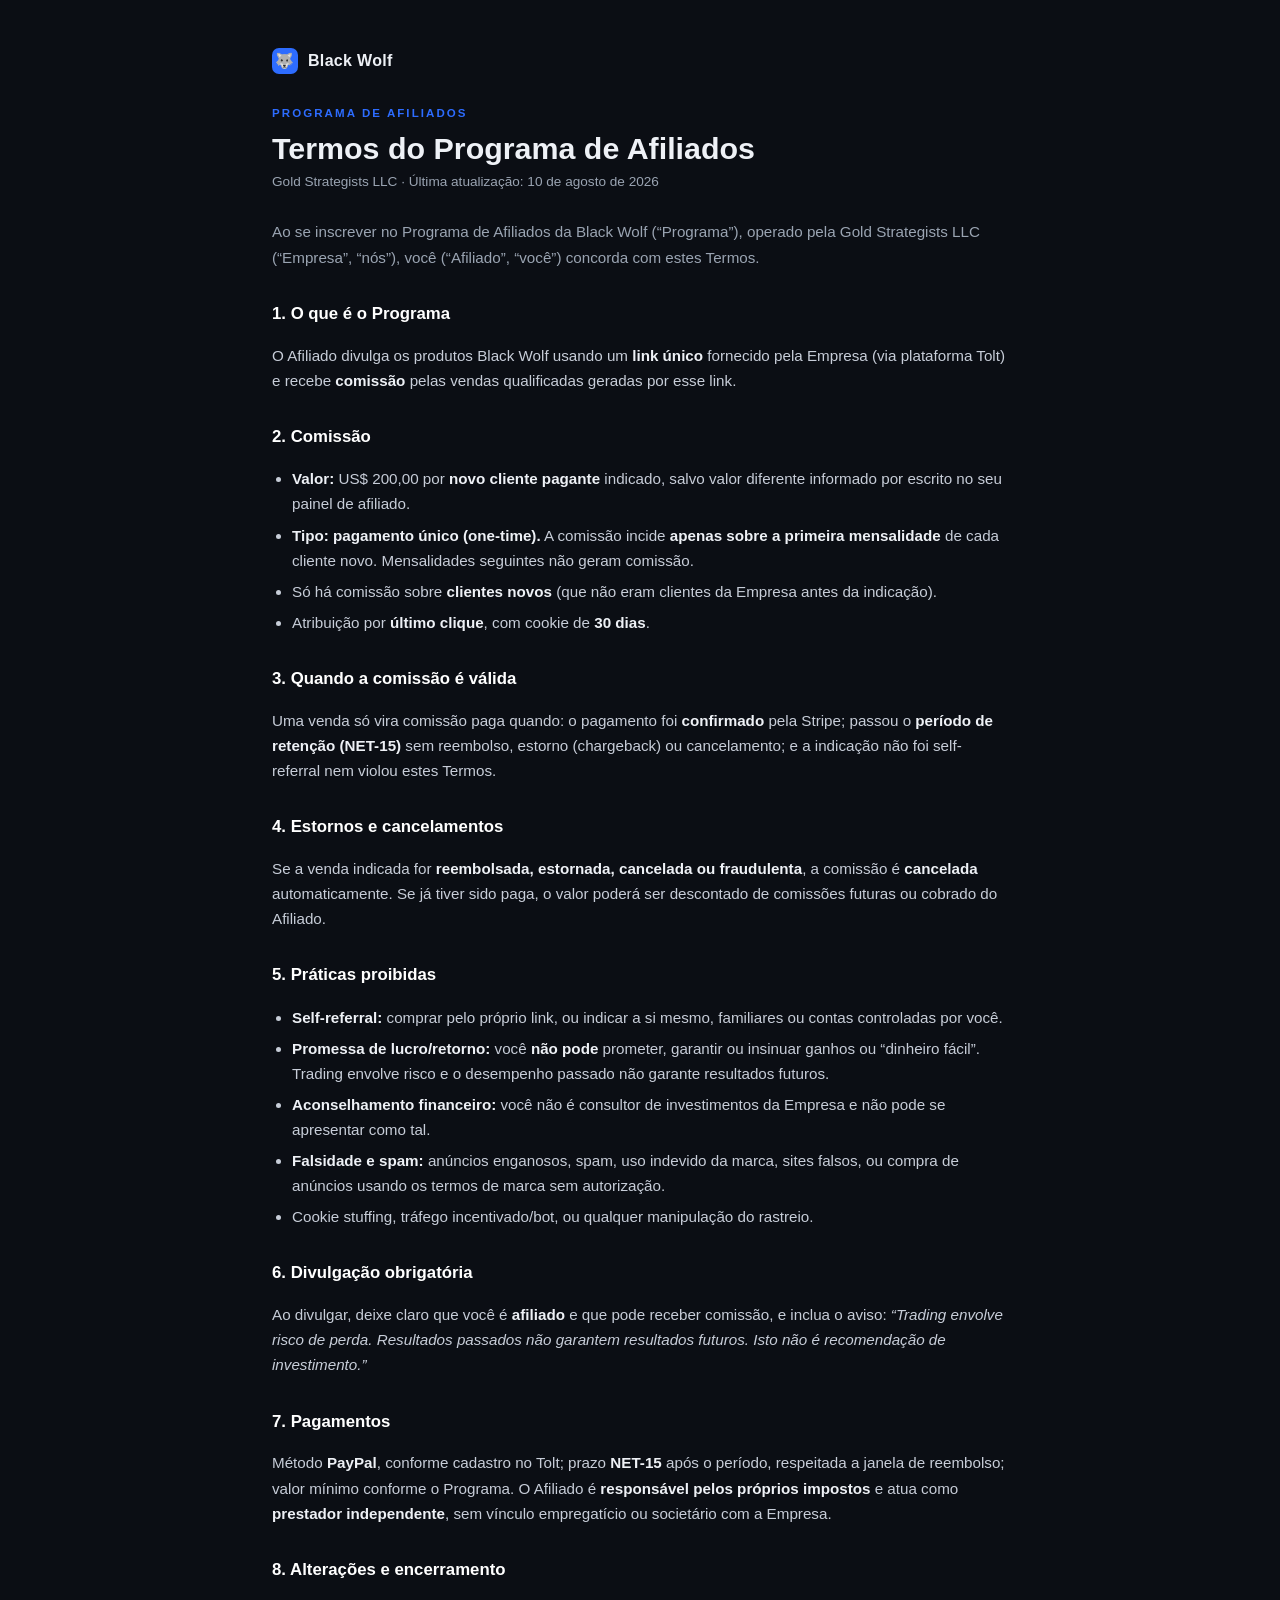
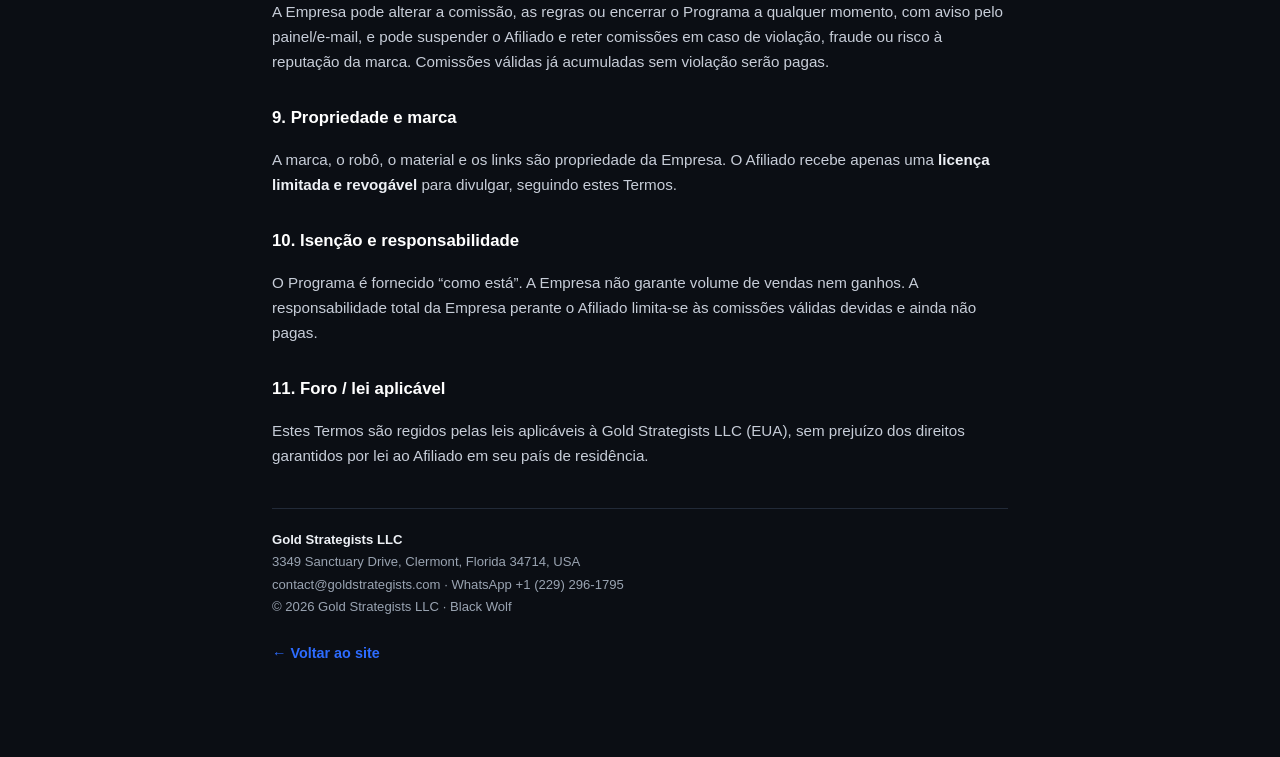
<file: afiliados-termos.html>
<!doctype html>
<html lang="pt-BR">
<head>
<meta charset="utf-8">
<meta name="viewport" content="width=device-width,initial-scale=1">
<title>Termos do Programa de Afiliados — Black Wolf | Gold Strategists LLC</title>
<meta name="robots" content="all">
<style>
  :root{ --bg:#0b0e14; --surf:#12161f; --bord:#222a38; --text:#eef1f6; --muted:#9aa4b2; --blue:#2D6CFF; }
  *{box-sizing:border-box} html{scroll-behavior:smooth}
  body{margin:0;background:var(--bg);color:var(--text);font-family:-apple-system,BlinkMacSystemFont,"Segoe UI",Roboto,Helvetica,Arial,sans-serif;line-height:1.65}
  .wrap{max-width:780px;margin:0 auto;padding:48px 22px 90px}
  .brand{display:flex;align-items:center;gap:10px;font-weight:800;letter-spacing:.02em;margin-bottom:30px}
  .brand .dot{width:26px;height:26px;border-radius:7px;background:var(--blue);display:flex;align-items:center;justify-content:center;font-size:15px}
  .eyebrow{font-size:.72rem;letter-spacing:.18em;text-transform:uppercase;color:var(--blue);font-weight:700}
  h1{font-size:1.9rem;margin:.4rem 0 .3rem;line-height:1.2}
  .updated{color:var(--muted);font-size:.85rem;margin:0 0 26px}
  h2{font-size:1.05rem;margin:30px 0 8px;color:#fff}
  p,li{color:#c7cdd8;font-size:.95rem}
  ul{padding-left:20px} li{margin:6px 0}
  .card{background:var(--surf);border:1px solid var(--bord);border-radius:14px;padding:18px 20px;margin:20px 0}
  .intro{color:var(--muted);font-size:.95rem}
  strong{color:#eef1f6}
  a{color:#7fa6ff}
  .foot{margin-top:40px;padding-top:20px;border-top:1px solid var(--bord);color:var(--muted);font-size:.82rem;line-height:1.7}
  .back{display:inline-block;margin-top:24px;color:var(--blue);text-decoration:none;font-weight:600;font-size:.9rem}
</style>
</head>
<body>
<div class="wrap">
  <div class="brand"><span class="dot">🐺</span> Black Wolf</div>

  <div class="eyebrow">Programa de Afiliados</div>
  <h1>Termos do Programa de Afiliados</h1>
  <p class="updated">Gold Strategists LLC · Última atualização: 10 de agosto de 2026</p>

  <p class="intro">Ao se inscrever no Programa de Afiliados da Black Wolf (“Programa”), operado pela Gold Strategists LLC (“Empresa”, “nós”), você (“Afiliado”, “você”) concorda com estes Termos.</p>

  <h2>1. O que é o Programa</h2>
  <p>O Afiliado divulga os produtos Black Wolf usando um <strong>link único</strong> fornecido pela Empresa (via plataforma Tolt) e recebe <strong>comissão</strong> pelas vendas qualificadas geradas por esse link.</p>

  <h2>2. Comissão</h2>
  <ul>
    <li><strong>Valor:</strong> US$ 200,00 por <strong>novo cliente pagante</strong> indicado, salvo valor diferente informado por escrito no seu painel de afiliado.</li>
    <li><strong>Tipo: pagamento único (one-time).</strong> A comissão incide <strong>apenas sobre a primeira mensalidade</strong> de cada cliente novo. Mensalidades seguintes não geram comissão.</li>
    <li>Só há comissão sobre <strong>clientes novos</strong> (que não eram clientes da Empresa antes da indicação).</li>
    <li>Atribuição por <strong>último clique</strong>, com cookie de <strong>30 dias</strong>.</li>
  </ul>

  <h2>3. Quando a comissão é válida</h2>
  <p>Uma venda só vira comissão paga quando: o pagamento foi <strong>confirmado</strong> pela Stripe; passou o <strong>período de retenção (NET-15)</strong> sem reembolso, estorno (chargeback) ou cancelamento; e a indicação não foi self-referral nem violou estes Termos.</p>

  <h2>4. Estornos e cancelamentos</h2>
  <p>Se a venda indicada for <strong>reembolsada, estornada, cancelada ou fraudulenta</strong>, a comissão é <strong>cancelada</strong> automaticamente. Se já tiver sido paga, o valor poderá ser descontado de comissões futuras ou cobrado do Afiliado.</p>

  <h2>5. Práticas proibidas</h2>
  <ul>
    <li><strong>Self-referral:</strong> comprar pelo próprio link, ou indicar a si mesmo, familiares ou contas controladas por você.</li>
    <li><strong>Promessa de lucro/retorno:</strong> você <strong>não pode</strong> prometer, garantir ou insinuar ganhos ou “dinheiro fácil”. Trading envolve risco e o desempenho passado não garante resultados futuros.</li>
    <li><strong>Aconselhamento financeiro:</strong> você não é consultor de investimentos da Empresa e não pode se apresentar como tal.</li>
    <li><strong>Falsidade e spam:</strong> anúncios enganosos, spam, uso indevido da marca, sites falsos, ou compra de anúncios usando os termos de marca sem autorização.</li>
    <li>Cookie stuffing, tráfego incentivado/bot, ou qualquer manipulação do rastreio.</li>
  </ul>

  <h2>6. Divulgação obrigatória</h2>
  <p>Ao divulgar, deixe claro que você é <strong>afiliado</strong> e que pode receber comissão, e inclua o aviso: <em>“Trading envolve risco de perda. Resultados passados não garantem resultados futuros. Isto não é recomendação de investimento.”</em></p>

  <h2>7. Pagamentos</h2>
  <p>Método <strong>PayPal</strong>, conforme cadastro no Tolt; prazo <strong>NET-15</strong> após o período, respeitada a janela de reembolso; valor mínimo conforme o Programa. O Afiliado é <strong>responsável pelos próprios impostos</strong> e atua como <strong>prestador independente</strong>, sem vínculo empregatício ou societário com a Empresa.</p>

  <h2>8. Alterações e encerramento</h2>
  <p>A Empresa pode alterar a comissão, as regras ou encerrar o Programa a qualquer momento, com aviso pelo painel/e-mail, e pode suspender o Afiliado e reter comissões em caso de violação, fraude ou risco à reputação da marca. Comissões válidas já acumuladas sem violação serão pagas.</p>

  <h2>9. Propriedade e marca</h2>
  <p>A marca, o robô, o material e os links são propriedade da Empresa. O Afiliado recebe apenas uma <strong>licença limitada e revogável</strong> para divulgar, seguindo estes Termos.</p>

  <h2>10. Isenção e responsabilidade</h2>
  <p>O Programa é fornecido “como está”. A Empresa não garante volume de vendas nem ganhos. A responsabilidade total da Empresa perante o Afiliado limita-se às comissões válidas devidas e ainda não pagas.</p>

  <h2>11. Foro / lei aplicável</h2>
  <p>Estes Termos são regidos pelas leis aplicáveis à Gold Strategists LLC (EUA), sem prejuízo dos direitos garantidos por lei ao Afiliado em seu país de residência.</p>

  <div class="foot">
    <strong>Gold Strategists LLC</strong><br>
    3349 Sanctuary Drive, Clermont, Florida 34714, USA<br>
    contact@goldstrategists.com · WhatsApp +1 (229) 296-1795<br>
    © 2026 Gold Strategists LLC · Black Wolf
  </div>

  <a class="back" href="/">← Voltar ao site</a>
</div>
</body>
</html>
</file>
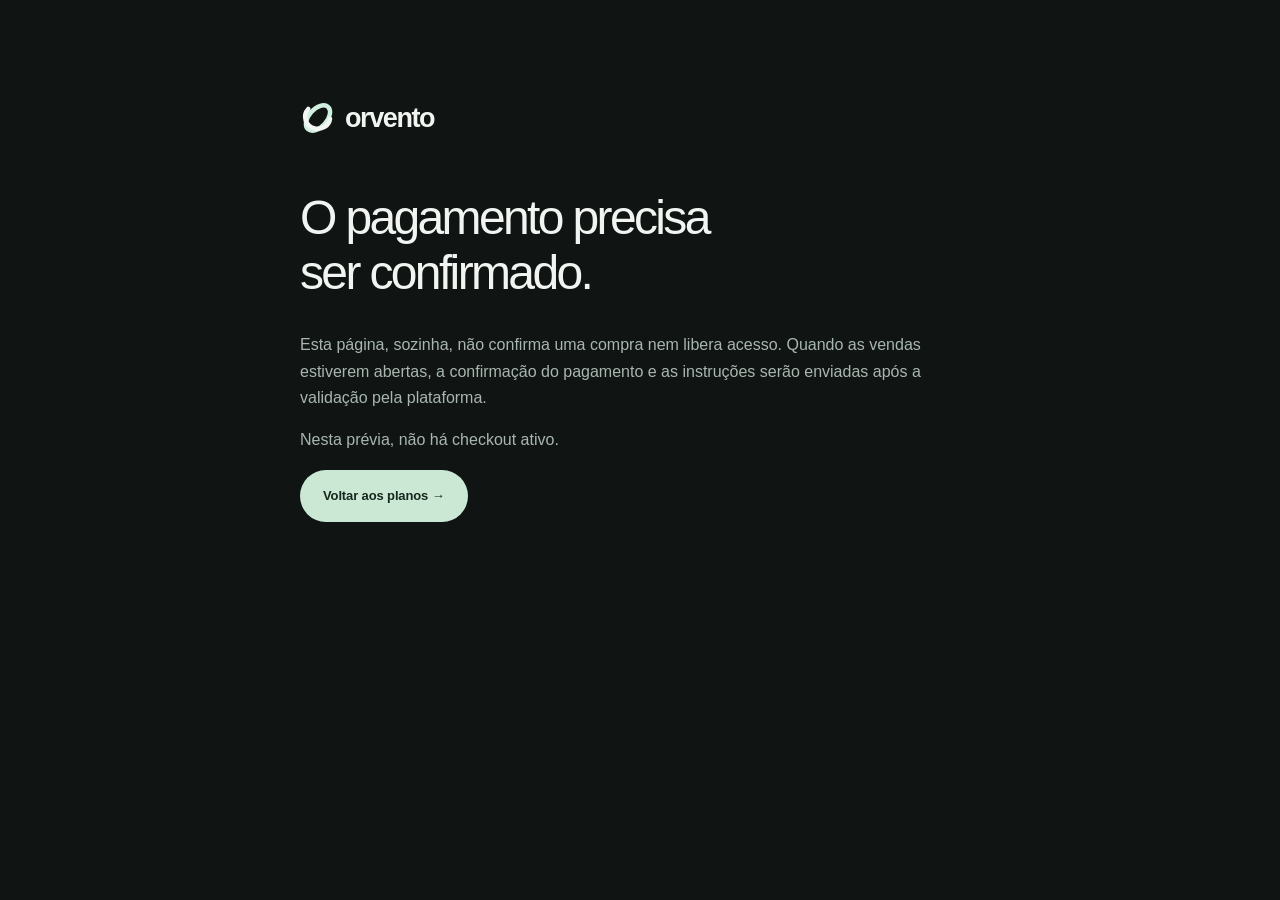
<file: br-preview/pedido.html>
<!doctype html><html lang="pt-BR"><head><meta charset="utf-8"><meta name="viewport" content="width=device-width,initial-scale=1"><meta name="robots" content="noindex,nofollow"><title>ORVENTO — Pedido</title><link rel="icon" href="assets/mark.svg"><link rel="stylesheet" href="styles.css"></head><body><main class="wrap" style="max-width:680px;padding:100px 0"><a class="brand" href="index.html"><img src="assets/mark.svg" width="36" height="36" alt="">orvento</a><h1 style="font-size:48px;margin-top:50px">O pagamento precisa<br>ser confirmado.</h1><p>Esta página, sozinha, não confirma uma compra nem libera acesso. Quando as vendas estiverem abertas, a confirmação do pagamento e as instruções serão enviadas após a validação pela plataforma.</p><p>Nesta prévia, não há checkout ativo.</p><a class="button mint" href="index.html#planos">Voltar aos planos →</a></main></body></html>
</file>
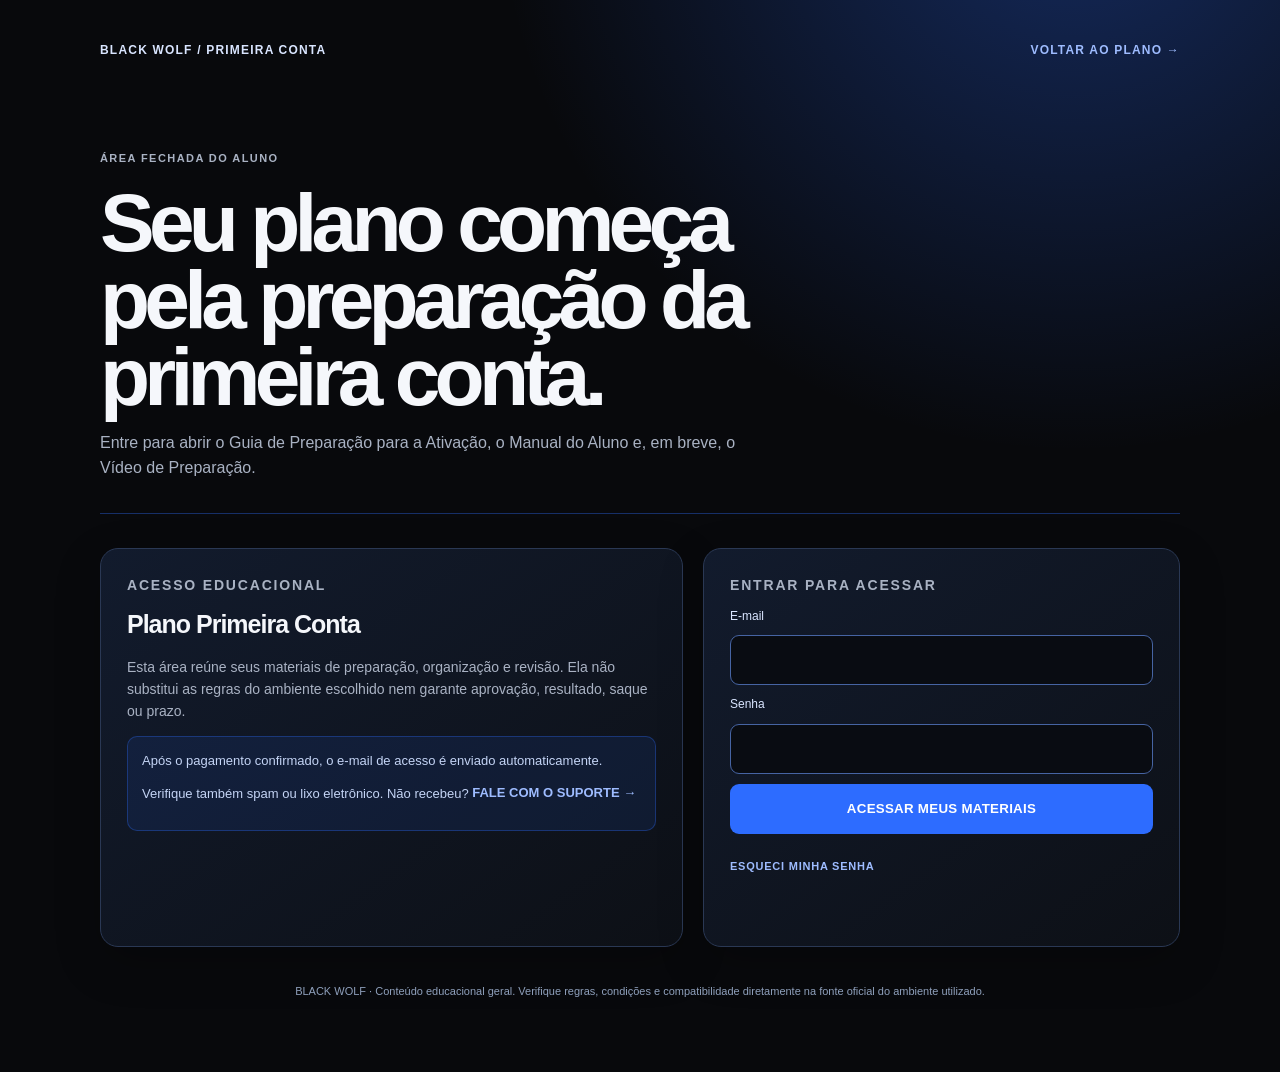
<file: primeira-conta/aluno.html>
<!doctype html>
<html lang="pt-BR">
<head>
  <meta charset="utf-8">
  <meta name="viewport" content="width=device-width,initial-scale=1">
  <meta name="robots" content="noindex,nofollow">
  <meta name="theme-color" content="#090c12">
  <title>Área do aluno | Plano Primeira Conta</title>
  <style>
    :root{--bg:#08090c;--card:#121722;--card2:#0d1016;--line:#273146;--text:#f5f7fb;--muted:#a9b2c3;--blue:#2d6cff;--blue2:#d9e5ff;--danger:#ff9aa1}*{box-sizing:border-box}body{margin:0;background:radial-gradient(circle at 84% -12%,rgba(45,108,255,.34) 0,transparent 36%),var(--bg);color:var(--text);font:16px/1.55 Arial,sans-serif}.shell{width:min(1080px,calc(100% - 38px));margin:auto;padding:28px 0 72px}.top{display:flex;align-items:center;justify-content:space-between;gap:14px;color:#d9e5ff;font-size:12px;font-weight:700;letter-spacing:.1em}.top a{display:inline-flex;min-height:44px;align-items:center;color:#9ebcff;text-decoration:none}.hero{padding:62px 0 32px;border-bottom:1px solid rgba(45,108,255,.38)}.eyebrow{margin:0;color:#76a0ff;font-size:11px;font-weight:700;letter-spacing:.13em}.hero h1{max-width:760px;margin:17px 0 0;font-size:clamp(42px,8vw,82px);line-height:.94;letter-spacing:-.07em}.hero p{max-width:680px;margin:16px 0 0;color:var(--muted)}.grid{display:grid;grid-template-columns:1.1fr .9fr;gap:20px;margin-top:34px}.card{border:1px solid #2a3854;border-radius:18px;padding:26px;background:linear-gradient(145deg,#121b2d,#0d1016);box-shadow:0 16px 46px rgba(0,0,0,.22)}h2{margin:8px 0;font-size:25px;letter-spacing:-.04em}.card p{color:var(--muted);font-size:14px}.note{padding:14px;border:1px solid rgba(45,108,255,.32);background:rgba(45,108,255,.1);color:#c4d4f5;border-radius:10px;font-size:13px}.note a{display:inline-flex;min-height:44px;align-items:center;color:#9ebcff;font-weight:700;text-decoration:none}.login{display:grid;gap:10px}.login label{font-size:12px;color:#d9e5ff}.login input{height:50px;padding:0 13px;border:1px solid #4664a3;border-radius:9px;background:#090c12;color:#fff;font-size:16px}.button{display:inline-flex;justify-content:center;align-items:center;min-height:50px;border:0;border-radius:9px;padding:0 16px;background:var(--blue);color:#fff;font-weight:800;letter-spacing:.02em;cursor:pointer;transition:filter .18s ease,transform .18s ease}.button:hover{filter:brightness(1.08);transform:translateY(-1px)}.button:disabled{opacity:.65;cursor:wait;transform:none}.link-button{justify-self:start;min-height:44px;border:0;padding:2px 0;background:transparent;color:#9ebcff;font-size:11px;font-weight:700;letter-spacing:.07em;cursor:pointer}.status{min-height:22px;margin:0;color:#c4d4f5;font-size:13px}.error{color:var(--danger)}.hidden{display:none!important}.student{margin-top:34px}.student-head{display:flex;align-items:end;justify-content:space-between;gap:20px;margin-bottom:18px}.student-head h2{margin:7px 0 0;font-size:clamp(28px,5vw,45px)}.count{margin:0;color:var(--blue2);font-size:12px;font-weight:700;letter-spacing:.08em}.materials{display:grid;grid-template-columns:repeat(2,minmax(0,1fr));gap:14px}.material{display:flex;min-height:230px;flex-direction:column;border:1px solid #2a3854;border-radius:18px;padding:24px;background:linear-gradient(145deg,#121b2d,#0d1016);box-shadow:0 18px 34px rgba(0,0,0,.2)}.material.featured{grid-column:1/-1;min-height:270px;padding:30px;background:radial-gradient(circle at 92% 12%,rgba(119,160,255,.38),transparent 34%),linear-gradient(125deg,#1d55bc,#10275d 66%,#0b1730);box-shadow:0 24px 52px rgba(2,14,34,.42)}.material small{color:#9ebcff;font-size:10px;font-weight:700;letter-spacing:.12em}.material.featured small{color:#e5f1ff}.material h3{max-width:650px;margin:11px 0 0;font-size:23px;letter-spacing:-.035em}.material.featured h3{font-size:clamp(29px,4vw,43px);line-height:1.02}.material p{max-width:620px;margin:8px 0 20px;color:var(--muted);font-size:14px}.material.featured p{color:#e0edff;font-size:16px}.material .download{display:inline-flex;min-height:46px;align-items:center;justify-content:center;align-self:flex-start;margin-top:auto;border-radius:8px;padding:0 17px;background:#2d6cff;color:#fff;text-decoration:none;font-size:12px;font-weight:800;letter-spacing:.02em}.material.featured .download{background:#f0f7ff;color:#133a66}.material .coming{display:inline-flex;min-height:46px;align-items:center;justify-content:center;margin-top:auto;border:1px solid #2d477b;border-radius:8px;background:rgba(45,108,255,.12);color:#b9d3f5;font-size:12px;font-weight:800;letter-spacing:.02em}.material.upcoming{background:linear-gradient(145deg,#0e1422,#090c12)}.guides{display:grid;grid-template-columns:1fr 1fr;gap:14px;margin-top:28px}.guide{border:1px solid #273146;border-radius:18px;padding:24px;background:var(--card2);box-shadow:0 16px 32px rgba(0,0,0,.12)}.guide h3{margin:9px 0;font-size:21px;letter-spacing:-.035em}.guide p{margin:0;color:var(--muted);font-size:14px}.guide strong{color:#9ebcff}.contact-actions{display:flex;flex-wrap:wrap;gap:10px;margin-top:16px}.contact-actions a{display:inline-flex;min-height:44px;align-items:center;padding:0 13px;border:1px solid #314a80;border-radius:8px;background:rgba(45,108,255,.13);color:#dcecff;text-decoration:none;font-size:12px;font-weight:800}.top a:focus-visible,.note a:focus-visible,.button:focus-visible,.link-button:focus-visible,.login input:focus-visible,.contact-actions a:focus-visible,.download:focus-visible{outline:3px solid #9ab6ff;outline-offset:3px}.footer{margin:36px 0 0;color:#8fa0bc;font-size:11px;text-align:center}@media(max-width:720px){.shell{width:min(100% - 28px,1080px);padding-top:16px}.hero{padding-top:48px}.grid,.guides{grid-template-columns:1fr}.materials{grid-template-columns:1fr}.material.featured{grid-column:auto;min-height:245px;padding:24px}.student-head{align-items:start;flex-direction:column;gap:5px}.material{min-height:205px}}@media(prefers-reduced-motion:reduce){*{scroll-behavior:auto!important;transition:none!important}}
  </style>
</head>
<body>
  <main class="shell">
    <nav class="top"><span>BLACK WOLF / PRIMEIRA CONTA</span><a href="/primeira-conta/">VOLTAR AO PLANO →</a></nav>

    <section class="hero"><p class="eyebrow">ÁREA FECHADA DO ALUNO</p><h1>Seu plano começa pela preparação da primeira conta.</h1><p>Entre para abrir o Guia de Preparação para a Ativação, o Manual do Aluno e, em breve, o Vídeo de Preparação.</p></section>

    <section class="grid" id="accessArea">
      <article class="card"><p class="eyebrow">ACESSO EDUCACIONAL</p><h2>Plano Primeira Conta</h2><p>Esta área reúne seus materiais de preparação, organização e revisão. Ela não substitui as regras do ambiente escolhido nem garante aprovação, resultado, saque ou prazo.</p><div class="note">Após o pagamento confirmado, o e-mail de acesso é enviado automaticamente. Verifique também spam ou lixo eletrônico. Não recebeu? <a href="mailto:contact@goldstrategists.com?subject=Plano%20Primeira%20Conta%20-%20acesso">FALE COM O SUPORTE →</a></div></article>
      <form class="card login" id="loginForm"><p class="eyebrow">ENTRAR PARA ACESSAR</p><label for="email">E-mail</label><input id="email" type="email" autocomplete="email" required><label for="password">Senha</label><input id="password" type="password" autocomplete="current-password" required><button class="button" id="loginButton">ACESSAR MEUS MATERIAIS</button><button class="link-button" type="button" id="forgotButton">ESQUECI MINHA SENHA</button><p class="status" id="status" role="status" aria-live="polite"></p></form>
      <form class="card login hidden" id="resetForm"><p class="eyebrow">CRIAR SUA SENHA</p><h2>Seu acesso está quase pronto.</h2><p>Defina uma senha com pelo menos 8 caracteres. Ao concluir, seus materiais serão abertos automaticamente.</p><label for="newPassword">Nova senha</label><input id="newPassword" type="password" autocomplete="new-password" minlength="8" required><label for="confirmPassword">Confirme a senha</label><input id="confirmPassword" type="password" autocomplete="new-password" minlength="8" required><button class="button" id="resetButton">CRIAR SENHA E ENTRAR</button><p class="status" id="resetStatus" role="status" aria-live="polite"></p></form>
    </section>

    <section class="student hidden" id="studentArea" aria-live="polite">
      <div class="student-head"><div><p class="eyebrow">MATERIAIS LIBERADOS</p><h2>Abra no seu ritmo.</h2></div><p class="count" id="materialCount"></p></div>
      <div class="materials" id="materials"></div>
      <div class="guides">
        <article class="guide"><p class="eyebrow">SOBRE O BLACK WOLF EA</p><h3>O robô não é recebido nesta área.</h3><p>O Black Wolf EA é um software separado. A cortesia de 30 dias passa por onboarding, elegibilidade e compatibilidade técnica. Depois disso, as instruções chegam no fluxo próprio do EA — não como download dentro destes materiais.</p><p><strong>Não há renovação nem cobrança automática.</strong> Uma continuidade só acontece mediante contratação separada e aceite expresso.</p></article>
        <article class="guide"><p class="eyebrow">E-MAIL E SUPORTE</p><h3>Não recebeu seu acesso?</h3><p>Confira spam e lixo eletrônico. Se o e-mail não chegar ou se algum material não abrir, fale com o suporte e informe o e-mail usado na compra.</p><div class="contact-actions"><a href="mailto:contact@goldstrategists.com?subject=Plano%20Primeira%20Conta%20-%20acesso">ENVIAR E-MAIL</a><a href="https://wa.me/12292961795" target="_blank" rel="noopener">ABRIR WHATSAPP</a></div></article>
      </div>
    </section>
    <p class="footer">BLACK WOLF · Conteúdo educacional geral. Verifique regras, condições e compatibilidade diretamente na fonte oficial do ambiente utilizado.</p>
  </main>

  <script>
    const API='https://blackwolf-curso-api.contact-1f3.workers.dev/api';
    let token=localStorage.getItem('bw_primeira_conta_token')||'';
    const $=id=>document.getElementById(id),status=$('status'),materials=$('materials'),loginForm=$('loginForm'),resetForm=$('resetForm'),resetStatus=$('resetStatus'),studentArea=$('studentArea'),accessArea=$('accessArea'),loginButton=$('loginButton'),resetButton=$('resetButton');
    function setBusy(button,busy,label){button.disabled=busy;if(busy)button.dataset.label=button.textContent,button.textContent=label;else if(button.dataset.label)button.textContent=button.dataset.label}
    async function request(path,opts={}){const headers=Object.assign({'Content-Type':'application/json'},opts.headers||{});if(token)headers.Authorization='Bearer '+token;const r=await fetch(API+path,Object.assign({},opts,{headers}));let d={};try{d=await r.json()}catch(e){}if(!r.ok){const err=new Error(d.error||'request_failed');err.status=r.status;throw err}return d}
    function escapeHtml(value){return String(value).replace(/[&<>'"]/g,c=>({'&':'&amp;','<':'&lt;','>':'&gt;',"'":'&#39;','"':'&quot;'}[c]))}
    function render(data){const ready=data.materials.filter(m=>m.state==='ready');$('materialCount').textContent=`${ready.length} MATERIAIS LIBERADOS · ${data.materials.length-ready.length} EM PREPARAÇÃO`;materials.innerHTML=data.materials.map(m=>{const title=escapeHtml(m.title),description=escapeHtml(m.description),featured=m.featured?' featured':'';if(m.state==='ready'){const href=`${API}${m.url}?token=${encodeURIComponent(token)}`;return `<article class="material${featured}"><small>${m.featured?'MATERIAL PRINCIPAL · LIBERADO AGORA':'LIBERADO AGORA'}</small><h3>${title}</h3><p>${description}</p><a class="download" href="${href}" target="_blank" rel="noopener">ABRIR MATERIAL →</a></article>`}return `<article class="material upcoming"><small>EM PREPARAÇÃO</small><h3>${title}</h3><p>${description}</p><span class="coming">DISPONÍVEL EM BREVE</span></article>`}).join('');loginForm.classList.add('hidden');resetForm.classList.add('hidden');accessArea.classList.add('hidden');studentArea.classList.remove('hidden')}
    async function load(){try{render(await request('/primeira-conta'))}catch(err){if(err.status===401||err.status===403){token='';localStorage.removeItem('bw_primeira_conta_token');return}status.textContent='Não foi possível carregar seus materiais agora. Tente novamente ou fale com o suporte.';status.className='status error'}}
    loginForm.addEventListener('submit',async e=>{e.preventDefault();status.textContent='Verificando acesso…';status.className='status';setBusy(loginButton,true,'ENTRANDO…');try{const d=await request('/login',{method:'POST',body:JSON.stringify({email:$('email').value.trim(),password:$('password').value})});token=d.token;localStorage.setItem('bw_primeira_conta_token',token);await load();if(!studentArea.classList.contains('hidden'))studentArea.scrollIntoView({behavior:'smooth',block:'start'})}catch(err){status.textContent=err.status===403?'Sua conta existe, mas ainda não possui o Plano Primeira Conta liberado.':'E-mail ou senha incorretos.';status.className='status error'}finally{setBusy(loginButton,false)}});
    $('forgotButton').addEventListener('click',async()=>{const value=$('email').value.trim();if(!value){status.textContent='Informe seu e-mail para receber o link de redefinição.';status.className='status error';$('email').focus();return}status.textContent='Enviando link…';status.className='status';try{await request('/forgot-password',{method:'POST',body:JSON.stringify({email:value,product:'primeira-conta'})});status.textContent='Se existir uma conta com este e-mail, o link foi enviado. Verifique spam também.'}catch(err){status.textContent='Não foi possível solicitar a redefinição agora. Use o suporte abaixo.';status.className='status error'}});
    const resetToken=new URLSearchParams(location.search).get('reset');
    if(resetToken){loginForm.classList.add('hidden');resetForm.classList.remove('hidden');$('newPassword').focus()}
    resetForm.addEventListener('submit',async e=>{e.preventDefault();const newPassword=$('newPassword').value,confirmPassword=$('confirmPassword').value;if(newPassword!==confirmPassword){resetStatus.textContent='As senhas não coincidem.';resetStatus.className='status error';return}resetStatus.textContent='Criando seu acesso…';resetStatus.className='status';setBusy(resetButton,true,'CRIANDO…');try{const d=await request('/reset-password',{method:'POST',body:JSON.stringify({token:resetToken,new_password:newPassword})});token=d.token;localStorage.setItem('bw_primeira_conta_token',token);history.replaceState({},'',location.pathname);await load()}catch(err){resetStatus.textContent=err.status===400?'Esse link expirou ou a senha precisa ter ao menos 8 caracteres. Solicite outro link ou fale com o suporte.':'Não foi possível criar sua senha agora.';resetStatus.className='status error'}finally{setBusy(resetButton,false)}});
    if(token)load();
  </script>
</body>
</html>
</file>
<file: br-preview/styles.css>
@font-face{font-family:Orvento;src:local('Inter'),local('Arial');font-display:swap}*{box-sizing:border-box}html{scroll-behavior:smooth;scroll-padding-top:110px}body{margin:0;background:#101513;color:#f1f4f0;font-family:Orvento,Inter,-apple-system,BlinkMacSystemFont,"Segoe UI",sans-serif;-webkit-font-smoothing:antialiased}body:has(dialog[open]){overflow:hidden}a{color:inherit;text-decoration:none}button,input{font:inherit}button,a,input,summary{-webkit-tap-highlight-color:transparent}button,summary{cursor:pointer}button{color:inherit}button:disabled{cursor:not-allowed}button{border:0;background:none}a:focus-visible,button:focus-visible,summary:focus-visible,input:focus-visible{outline:2px solid #b5e8ca;outline-offset:5px}p{color:#a9b6af;line-height:1.65}h1,h2,h3,p{margin-top:0}h1,h2,h3{font-weight:500;letter-spacing:-.055em}h2{font-size:clamp(36px,4.3vw,59px);line-height:1.08;margin-bottom:25px}h2 span{color:#899b90}h3{font-size:25px;letter-spacing:-.035em}svg{display:block}img{max-width:100%}.wrap{width:min(1192px,calc(100% - 96px));margin-inline:auto}.skip{position:absolute;left:20px;top:-100px;padding:12px;background:#d2f0df;color:#15251b;z-index:100}.skip:focus{top:10px}.preview-bar{height:37px;border-bottom:1px solid #ffffff0b;display:flex;align-items:center;justify-content:space-between;padding:0 48px;font-size:11px;color:#a3b2aa;letter-spacing:.025em}.preview-bar>span{display:flex;align-items:center;gap:7px}.preview-bar i{width:5px;height:5px;border-radius:50%;background:#acd5bd}.preview-bar a:hover{color:#eff8f3}.preview-bar a span{margin-left:8px}.nav-wrap{position:sticky;top:16px;z-index:30;padding-top:20px;height:94px;pointer-events:none}.nav{pointer-events:auto;width:min(1240px,calc(100% - 64px));height:66px;padding:0 17px 0 22px;margin:auto;border:1px solid #ffffff19;border-radius:40px;display:flex;align-items:center;justify-content:space-between;background:#18201bd9;backdrop-filter:blur(22px);box-shadow:0 12px 35px #00000012}.brand{display:inline-flex;align-items:center;gap:9px;font-size:27px;font-weight:550;letter-spacing:-1.4px}.brand-dot{display:none}.nav-links{display:flex;gap:28px;font-size:12px;color:#bac5bf}.nav-links a:hover{color:#fff}.nav-actions{display:flex;align-items:center;gap:21px}.student{font-size:12px;padding:12px 0;color:#c8d3cb}.student span{margin-left:6px}.button{border-radius:100px;display:inline-flex;align-items:center;justify-content:center;gap:25px;min-height:52px;padding:16px 23px;font-size:13px;font-weight:550;transition:transform .22s,background .22s,box-shadow .22s;letter-spacing:-.01em;line-height:1.2}.button:hover{transform:translateY(-2px);box-shadow:0 9px 28px #00000025}.button:active{transform:translateY(0)}.button span{font-size:19px;line-height:1}.button.mint{background:#cbe8d5;color:#16281d}.button.mint:hover{background:#e1f7e9}.button.small{min-height:39px;padding:11px 17px;font-size:12px;gap:18px}.button.outline{border:1px solid #ffffff30;background:#ffffff04}.button.outline:hover{background:#ffffff0c}.text-link{font-size:13px;display:inline-flex;align-items:center;gap:20px;padding:14px 0}.text-link:hover{color:#cbe8d5}.menu{display:none;padding:10px;width:44px;height:44px}.menu span{display:block;height:1px;background:#dae4dd;width:20px;margin:6px auto}.hero{position:relative;min-height:685px;display:grid;grid-template-columns:1.05fr 1fr;align-items:center;padding-top:15px;padding-bottom:105px}.hero-copy{position:relative;z-index:2;padding-top:12px}.eyebrow,.section-label{font-size:10px;letter-spacing:.16em;font-weight:550;color:#c3d1c7}.eyebrow{display:flex;align-items:center;gap:10px;margin-bottom:27px}.dot{width:6px;height:6px;display:inline-block;border-radius:50%;background:#b3dfc2;flex-shrink:0}.hero h1{font-size:clamp(52px,6.1vw,83px);line-height:1.04;letter-spacing:-.065em;margin:0 0 27px;white-space:nowrap}.hero h1 span{color:#a3c2ad}.hero-copy>p{max-width:440px;font-size:16px;line-height:1.7;margin-bottom:29px}.button-row{display:flex;gap:27px;align-items:center}.hero-facts{display:flex;align-items:center;gap:0;margin-top:31px;color:#8d9d92;font-size:10px}.hero-facts span+span:before{content:'•';margin:0 12px;color:#596e60}.hero-art{position:relative;min-width:0;aspect-ratio:1;display:flex;align-items:center;justify-content:center;margin-left:-16px;isolation:isolate}.emblem{width:109%;max-width:none;position:relative;z-index:2;transform:rotate(-10deg);filter:drop-shadow(0 35px 35px #0000003d);animation:float 9s ease-in-out infinite}.halo{position:absolute;inset:2%;background:radial-gradient(ellipse at center,#a4e5bc18,transparent 63%);filter:blur(25px);z-index:-1}.orbit-line{position:absolute;border:1px solid #d4efdd0b;width:107%;height:69%;border-radius:50%;transform:rotate(-32deg);z-index:-1}.orbit-line.two{width:115%;height:85%;transform:rotate(-32deg)}.float-tag{position:absolute;z-index:3;display:flex;align-items:center;gap:12px;padding:13px 19px;background:#28352ee0;border:1px solid #ffffff22;backdrop-filter:blur(20px);border-radius:18px;font-size:12px;color:#ebf3ed;box-shadow:0 15px 45px #00000022}.float-tag small{display:block;color:#a8b9ad;font-size:9px;margin-top:5px;white-space:nowrap}.float-tag.top{top:7%;right:-9px}.float-tag.bottom{bottom:7%;left:7px}.icon-chip{height:32px;width:32px;display:grid;place-items:center;background:#ffffff08;border-radius:11px}.icon-chip svg{width:22px;height:22px;color:#bde1c9}.signal{display:flex;height:30px;gap:3px;align-items:center;width:28px}.signal b{width:3px;border-radius:4px;background:#b6dbc2}.signal b:nth-child(1){height:10px}.signal b:nth-child(2){height:22px}.signal b:nth-child(3){height:16px}.signal b:nth-child(4){height:29px}.art-note{position:absolute;bottom:-16px;right:15px;font-size:8px;letter-spacing:.21em;color:#738a7b}.hero-footer{position:absolute;bottom:22px;left:0;right:0;border-top:1px solid #ffffff16;padding-top:23px;display:flex;justify-content:space-between;align-items:center}.scroll-hint{font-size:11px;color:#9daa9f;display:flex;align-items:center;gap:18px}.scroll-hint>span{width:28px;height:28px;border:1px solid #ffffff1c;border-radius:50%;display:grid;place-items:center;font-size:16px}.hero-footer p{font-size:10px;margin:0;color:#8a9b8f;line-height:1.5;text-align:right}.intro{padding:96px 0 110px}.section-label{margin-bottom:28px;color:#9bad9f}.intro-grid{display:grid;grid-template-columns:1.2fr 1fr;gap:80px;align-items:end;margin-bottom:48px}.intro-grid h2{margin-bottom:0}.intro-grid>p{max-width:385px;margin-bottom:4px;font-size:15px}.feature-grid{display:grid;grid-template-columns:repeat(3,1fr);gap:16px}.feature{border:1px solid #ffffff0c;border-radius:28px;background:#19211b;padding:28px 30px 24px;position:relative;overflow:hidden}.feature-top{display:flex;justify-content:space-between;align-items:center;margin-bottom:49px}.feature-no{font-size:10px;color:#83988a}.feature-top svg{width:31px;height:31px;color:#bbd4c3}.feature h3{font-size:24px;margin-bottom:14px}.feature p{font-size:13px;line-height:1.7;margin:0 0 30px}.feature-caption{font-size:8px;letter-spacing:.17em;color:#7e9686}.demo-section{background:#e9eee9;border-radius:48px;color:#1d2b22;padding:82px 0 59px;margin:0 16px}.demo-section .section-label{color:#5b7564}.demo-section h2 span{color:#758c7b}.demo-heading{display:flex;justify-content:space-between;align-items:end;margin-bottom:42px}.demo-heading h2{margin:0}.demo-heading>p{color:#64796b;font-size:14px;margin:0 12px 4px 25px}.demo-shell{border-radius:26px;background:#17221b;color:#eff5ee;box-shadow:0 24px 50px #283d2929;display:grid;grid-template-columns:205px 1fr;overflow:hidden;border:5px solid #fff8;min-height:478px}.demo-sidebar{border-right:1px solid #ffffff0b;padding:26px 17px 20px;display:flex;flex-direction:column;background:#142018}.mini-brand{display:flex;align-items:center;gap:8px;font-size:21px;letter-spacing:-.7px;padding-left:10px;margin-bottom:42px}.demo-tabs{display:flex;flex-direction:column;gap:7px}.demo-tabs button{display:flex;align-items:center;text-align:left;gap:13px;font-size:12px;border-radius:13px;padding:14px 13px;color:#93a799;white-space:nowrap}.demo-tabs button span{font-size:17px}.demo-tabs button[aria-selected=true]{background:#334a3a;color:#d8ecdc}.demo-tabs button:hover{background:#ffffff0b}.sidebar-bottom{margin-top:auto;padding-left:8px;font-size:8px;color:#91a896;display:flex;align-items:center;gap:7px}.sidebar-bottom .dot{width:4px;height:4px}.demo-content{padding:22px 29px 26px;min-width:0}.demo-top{display:flex;justify-content:space-between;align-items:center;font-size:9px;color:#92a797;padding-bottom:22px;border-bottom:1px solid #ffffff0b;margin-bottom:23px}.demo-badge{font-size:8px;letter-spacing:.09em;padding:5px 8px;border:1px solid #ffffff18;border-radius:7px}.panel-heading{display:flex;align-items:center;justify-content:space-between;margin-bottom:25px}.overline{font-size:8px;letter-spacing:.13em;color:#819a88}.panel-heading h3{font-size:25px;margin:7px 0 0}.neutral-chip{font-size:9px;border-radius:25px;background:#ffffff08;padding:8px 11px;color:#a7b9ac}.demo-stats{display:grid;grid-template-columns:1.2fr 1fr .8fr;gap:15px;margin-bottom:26px}.demo-stats small{font-size:9px;display:block;color:#91a799;margin-bottom:9px}.demo-stats strong{font-weight:500;font-size:23px;letter-spacing:-.03em;white-space:nowrap}.demo-stats strong span{font-size:14px;color:#91a799}#demo-result{color:#b0d9bc}.chart-card{background:#1c2b21;padding:17px 18px 12px;border-radius:17px}.chart-top{display:flex;align-items:center;justify-content:space-between}.chart-top>span{font-size:10px}.chart-top small{font-size:8px;color:#829a88;margin-left:8px}.period-control{display:flex;gap:4px;background:#111b14;border-radius:7px;padding:3px}.period-control button{font-size:8px;padding:5px 9px;border-radius:5px;color:#90a496;min-height:26px}.period-control button.active{background:#374b3d;color:#d4e8d9}.chart{width:100%;height:150px;overflow:visible;margin-top:13px}.gridlines{fill:none;stroke:#ffffff0a;stroke-width:1}.chart-axis{display:flex;justify-content:space-between;font-size:8px;color:#8a9f90}.demo-bottom{display:flex;justify-content:space-between;font-size:8px;color:#a1b5a6;padding-top:17px}.demo-bottom .dot{width:4px;height:4px;margin-right:4px}.demo-disclaimer{text-align:center;font-size:10px;line-height:1.6;color:#627366;max-width:690px;margin:21px auto 0}.panel-text{font-size:12px;line-height:1.7;margin:0 0 21px;max-width:590px}.risk-demo{padding:22px;border-radius:18px;background:#24382a;margin-bottom:20px}.risk-demo label{display:flex;justify-content:space-between;font-size:11px}.risk-demo output{font-size:18px;color:#ceecd7}.risk-demo input{width:100%;accent-color:#bfdfca;margin:24px 0;height:20px;cursor:pointer}.risk-amount{display:flex;align-items:center;justify-content:space-between;gap:20px}.risk-amount span{font-size:10px;color:#b4c8bb}.risk-amount strong{font-size:25px;font-weight:500;white-space:nowrap}.risk-demo p{font-size:10px;margin:18px 0 0;color:#a4bdac}.parameter-row{display:flex;justify-content:space-between;font-size:11px;padding:12px 0;border-top:1px solid #ffffff10;color:#a8bbaf}.lesson-list{display:flex;flex-direction:column;gap:12px}.lesson-list button{display:flex;gap:15px;align-items:center;text-align:left;padding:19px 17px;border:1px solid #ffffff13;background:#1e3024;border-radius:15px}.lesson-list button:hover{background:#294232}.lesson-list strong{display:block;font-size:13px;font-weight:500}.lesson-list small{font-size:10px;color:#90a898;margin-top:6px;display:block}.lesson-number{width:31px;height:31px;border-radius:10px;background:#334b39;display:grid;place-items:center;font-size:10px}.play-icon{margin-left:auto;font-size:19px;color:#b6d8c1}.journey{padding:112px 0 106px}.journey-grid{display:grid;grid-template-columns:1fr 1fr;gap:115px}.journey-intro p{font-size:15px;line-height:1.7;margin-bottom:29px}.steps{padding-top:2px}.step{display:flex;gap:24px;padding:28px 0;border-top:1px solid #ffffff1a}.step:first-child{padding-top:8px;border:0}.step>span{font-size:10px;color:#94aa9a;padding:10px;border:1px solid #ffffff18;border-radius:50%;height:35px;width:35px;display:grid;place-items:center;flex-shrink:0}.step h3{font-size:23px;margin:4px 0 12px}.step p{font-size:13px;margin:0;line-height:1.75}.plans-section{padding:80px 0 70px;background:#17201a;border-radius:48px;margin:0 16px}.plans-title{text-align:center}.plans-title h2{font-size:clamp(40px,4.5vw,62px)}.plans-title p{font-size:14px;color:#a8baad;margin:0 0 24px}.launch-tag{display:inline-flex;align-items:center;gap:8px;font-size:10px;background:#25362a;padding:10px 15px;border-radius:100px;color:#b7d4c1}.launch-tag .dot{width:4px;height:4px}.plans{display:grid;grid-template-columns:repeat(3,1fr);gap:16px;margin-top:50px;align-items:stretch}.plan{border-radius:27px;padding:30px 27px 21px;border:1px solid #ffffff16;position:relative;display:flex;flex-direction:column;background:#1b261e}.plan.featured{background:linear-gradient(160deg,#3d5b45,#233629);border-color:#99bda16b}.plan-tag{position:absolute;top:-13px;left:50%;transform:translateX(-50%);font-size:8px;letter-spacing:.12em;color:#203927;background:#c9e4d1;padding:8px 15px;border-radius:50px;white-space:nowrap}.plan-icon{height:31px;width:31px;border:1px solid #c6dfcf24;border-radius:10px;display:grid;place-items:center;color:#a7c8b1;font-size:10px;margin-bottom:22px}.plan h3{font-size:27px;margin:0 0 11px}.plan-desc{font-size:12px;max-width:220px;margin:0 0 26px;min-height:40px}.price{border-bottom:1px solid #ffffff16;padding-bottom:25px}.price>span{font-size:29px;font-weight:450;letter-spacing:-.05em}.price small{display:block;font-size:9px;color:#9fb5a7;margin-top:9px}.plan ul{padding:24px 0;margin:0;list-style:none;font-size:11px;line-height:1.5;display:flex;flex-direction:column;gap:17px;color:#c4d2c8;flex:1}.plan li{padding-left:21px;position:relative}.plan li:before{content:'✓';position:absolute;left:0;color:#a9cdb4}.plan .button{width:100%;font-size:11px;min-height:48px;padding:14px;gap:10px;justify-content:space-between}.plan-foot{font-size:8px;color:#9caea1;text-align:center;margin:14px 0 0}.plan-note{font-size:10px;text-align:center;max-width:700px;margin:26px auto 0;color:#9bad9f}.principles{padding:102px 0;display:grid;grid-template-columns:120px 1fr;gap:22px;border-bottom:1px solid #ffffff16}.principle-mark{background:#25352a;border:1px solid #ffffff0b;width:90px;height:90px;border-radius:28px;display:grid;place-items:center;margin-top:12px}.principles h2{font-size:clamp(31px,3.6vw,49px)}.principles p{font-size:14px;max-width:690px;margin:0}.faq{padding:104px 0;display:grid;grid-template-columns:1fr 1.15fr;gap:90px}.faq h2{font-size:clamp(34px,3.4vw,48px)}.faq details{border-bottom:1px solid #ffffff1a}.faq summary{list-style:none;display:flex;justify-content:space-between;align-items:center;gap:20px;padding:24px 0;font-size:13px;line-height:1.5;color:#d5e1d8}.faq summary::-webkit-details-marker{display:none}.faq summary>span{font-size:20px;font-weight:300;color:#9ab7a4;transition:transform .2s}.faq details[open] summary>span{transform:rotate(45deg)}.faq details p{font-size:12px;line-height:1.75;margin:0 25px 24px 0}.closing{position:relative;overflow:hidden;padding:62px 60px;background:#233c2c;border-radius:36px;isolation:isolate;margin-bottom:65px}.closing h2{font-size:clamp(38px,4.7vw,65px);position:relative;z-index:1;margin:30px 0}.closing h2 span{color:#aac7b4}.closing>.section-label{position:relative;z-index:1}.closing-orbit{position:absolute;right:-60px;top:-65px;width:590px;height:450px;border:85px solid #91b69b0a;border-radius:50%;transform:rotate(-35deg);z-index:-1}.closing-orbit:after{content:'';position:absolute;inset:20px -90px;border:1px solid #bed3c418;border-radius:50%}.closing .button{position:relative;z-index:1}footer{padding-bottom:30px}.footer-top{display:flex;align-items:start;justify-content:space-between;padding-bottom:45px}.footer-top>p{font-size:12px;margin:0 0 0 auto;padding:0 120px 0 45px}.footer-top>div{display:flex;flex-direction:column;gap:16px;align-items:flex-start;font-size:10px;color:#a4b8aa}.footer-top button{font-size:10px;padding:0}.footer-top a:hover,.footer-top button:hover{color:#fff}.footer-bottom{border-top:1px solid #ffffff13;padding-top:20px;display:flex;justify-content:space-between;font-size:9px;color:#7b9182;gap:20px}.reveal{opacity:1;transform:none}.js-reveal .reveal{opacity:0;transform:translateY(17px);transition:opacity .65s,transform .65s}.js-reveal .reveal.visible{opacity:1;transform:none}dialog{color:#ebf4ed;background:#1d2d22;border:1px solid #ffffff26;border-radius:30px;width:min(520px,calc(100% - 40px));padding:40px;box-shadow:0 30px 100px #0007}dialog::backdrop{background:#060c09b3;backdrop-filter:blur(8px)}.close-dialog{position:absolute;right:17px;top:14px;min-width:44px;min-height:44px;font-size:27px;border-radius:50%;color:#bfd1c4}.close-dialog:hover{background:#ffffff10}.dialog-eyebrow{font-size:9px;letter-spacing:.13em;color:#a3bfad}dialog h2{font-size:31px;line-height:1.15;margin:25px 0 18px}dialog p,dialog li{font-size:13px;color:#aec1b4;line-height:1.8}dialog ul{padding-left:20px}dialog .button{margin-top:16px}.dialog-links{display:flex;flex-direction:column;gap:10px;margin:20px 0}.dialog-links a{border:1px solid #ffffff26;padding:16px;border-radius:14px;font-size:12px}.dialog-links a:hover{background:#ffffff09}@keyframes float{0%,100%{transform:translateY(0) rotate(-10deg)}50%{transform:translateY(-13px) rotate(-6deg)}}
.emblem{height:auto}.hero-copy{min-width:0}.hero-art{width:100%}.hero{overflow:clip;overflow-clip-margin:24px}
@media(min-width:1600px){.hero{min-height:760px}.hero h1{font-size:86px}}
@media(max-width:1100px){.wrap{width:calc(100% - 64px)}.nav-links{gap:18px}.nav-actions{gap:16px}.hero{min-height:625px}.hero h1{font-size:6.2vw}.hero-art{margin-left:-5px}.float-tag.top{right:-8px}.float-tag{padding:10px 13px;font-size:10px}.float-tag small{font-size:8px}.hero-copy>p{font-size:14px;max-width:370px}.hero .button-row{gap:19px}.hero .button{font-size:11px;padding:15px 18px;gap:15px}.hero .text-link{font-size:11px}.intro-grid{gap:45px}.feature{padding:25px}.feature h3{font-size:21px}.demo-shell{grid-template-columns:170px 1fr}.demo-sidebar{padding:24px 10px}.demo-tabs button{font-size:10px;padding:13px 10px;gap:9px}.demo-content{padding:22px}.demo-stats strong{font-size:19px}.journey-grid{gap:65px}.plans .plan{padding:27px 22px 20px}.plan h3{font-size:24px}.faq{gap:50px}.footer-top>p{padding-right:65px}}
@media(max-width:800px){.wrap{width:calc(100% - 44px)}.preview-bar{padding:0 24px;font-size:9px}.nav{width:calc(100% - 32px);padding:0 12px 0 18px;height:62px}.nav-wrap{top:8px;padding-top:12px;height:82px}.nav .brand{font-size:23px}.brand img{width:29px;height:29px}.nav-links{position:absolute;left:16px;right:16px;top:82px;display:none;flex-direction:column;background:#22352af5;padding:24px;border:1px solid #ffffff23;border-radius:24px;gap:24px;font-size:14px}.nav-links.open{display:flex}.student{font-size:11px}.menu{display:block}.nav-actions{gap:15px}.nav .button{display:none}.hero{padding-top:24px;padding-bottom:95px;grid-template-columns:1fr;min-height:auto}.hero h1{font-size:clamp(48px,9vw,73px)}.hero-copy{padding-top:25px;text-align:center}.hero .eyebrow{justify-content:center;font-size:9px;margin-bottom:23px}.hero-copy>p{margin:0 auto 25px;max-width:450px;font-size:15px}.hero .button-row{justify-content:center;gap:26px}.hero .button{font-size:12px;padding:16px 20px}.hero .text-link{font-size:12px}.hero-facts{justify-content:center;margin-top:22px}.hero-art{width:min(480px,85%);margin:25px auto 25px}.emblem{width:105%}.float-tag{font-size:11px;padding:13px 16px}.float-tag small{font-size:8px}.float-tag.top{top:10%;right:-25px}.float-tag.bottom{bottom:7%;left:-20px}.hero-footer{bottom:12px}.hero-footer p{font-size:9px}.scroll-hint{font-size:9px;gap:9px}.intro{padding:66px 0}.intro-grid{gap:25px;grid-template-columns:1fr;margin-bottom:35px}.intro-grid h2 br:last-child{display:none}.intro-grid>p{max-width:500px;font-size:14px}.feature-grid{gap:12px}.feature{padding:22px 18px;border-radius:22px}.feature h3{font-size:20px}.feature p{font-size:12px}.feature-top{margin-bottom:32px}.feature-caption{font-size:7px}.demo-section,.plans-section{border-radius:32px;margin:0 10px;padding-top:56px}.demo-heading>p{font-size:12px;margin-left:20px;max-width:220px}.demo-heading h2{font-size:40px}.demo-shell{display:block;min-height:0;border-width:4px}.demo-sidebar{padding:12px 17px;border:0;border-bottom:1px solid #ffffff12;flex-direction:row;align-items:center;gap:20px}.mini-brand{margin:0;padding:0;font-size:17px}.mini-brand img{width:22px}.demo-tabs{flex-direction:row;margin-left:auto;gap:4px}.demo-tabs button{font-size:9px;padding:10px 9px;min-height:40px;gap:5px}.demo-tabs button span{font-size:14px}.sidebar-bottom{display:none}.demo-content{padding:21px}.demo-top{margin-bottom:19px}.demo-stats strong{font-size:21px}.chart{height:145px}.journey{padding:75px 0}.journey-grid{gap:38px;grid-template-columns:1fr}.journey-intro h2 br{display:none}.journey-intro p{margin-bottom:8px}.step{gap:20px}.steps{padding-top:7px}.plans-title h2{font-size:44px}.plans{gap:12px}.plan{border-radius:23px}.plans .plan{padding:25px 18px 18px}.plan h3{font-size:22px}.plan-desc{font-size:11px;min-height:55px}.price>span{font-size:25px}.price small{line-height:1.6;min-height:27px}.plan ul{font-size:10px;gap:14px}.plan .button{font-size:10px;line-height:1.4;padding:12px;min-height:55px}.plan .button span{font-size:17px}.plan-foot{font-size:8px;line-height:1.6}.plan-note{font-size:9px}.principles{padding:65px 0;grid-template-columns:75px 1fr;gap:18px}.principle-mark{width:64px;height:64px;border-radius:21px}.principle-mark img{width:44px;height:44px}.principles .section-label{font-size:8px}.principles h2{font-size:34px}.principles p{font-size:13px}.faq{padding:65px 0;grid-template-columns:1fr;gap:20px}.faq h2{font-size:39px}.faq summary{font-size:13px}.closing{padding:45px 35px;border-radius:28px;margin-bottom:45px}.closing-orbit{right:-250px}.footer-top>p{padding:0 35px;font-size:11px}.footer-top .brand{font-size:23px}.footer-bottom{flex-wrap:wrap;font-size:8px}}
@media(max-width:580px){.preview-bar>span{font-size:8px}.preview-bar a{font-size:8px}.hero h1{font-size:clamp(42px,10.3vw,59px);letter-spacing:-.065em}.hero-copy>p{font-size:13px;max-width:335px}.hero .button-row{gap:18px;flex-wrap:wrap;row-gap:8px}.hero .button{font-size:11px;min-height:49px;gap:13px}.hero .text-link{font-size:11px;gap:10px}.hero-facts{font-size:8px}.hero-facts span+span:before{margin:0 8px}.hero-art{width:90%;margin-top:20px;margin-bottom:28px}.float-tag{font-size:9px;border-radius:14px;padding:10px 12px;gap:8px}.float-tag small{font-size:7px}.float-tag.top{right:-8px;top:10%}.float-tag.bottom{left:-8px;bottom:2%}.icon-chip{height:28px;width:28px}.art-note{font-size:6px;bottom:-23px;right:0}.hero-footer{padding-top:18px}.hero-footer p{font-size:8px;max-width:145px}.scroll-hint{font-size:8px;max-width:145px}.scroll-hint>span{flex-shrink:0}.section-label{font-size:8px;margin-bottom:22px}.intro h2{font-size:35px}.feature-grid{grid-template-columns:1fr}.feature{padding:26px 27px;border-radius:25px}.feature-top{margin-bottom:25px}.feature h3{font-size:25px}.feature p{font-size:13px;max-width:350px;margin-bottom:25px}.feature-caption{font-size:8px}.feature-no{font-size:10px}.demo-heading{display:block;margin-bottom:28px}.demo-heading h2{font-size:39px}.demo-heading>p{margin:21px 0 0;font-size:12px;max-width:100%}.demo-section .wrap{width:calc(100% - 28px)}.demo-shell{border-radius:21px;border-width:3px}.demo-sidebar{padding:11px 9px;gap:6px}.mini-brand{display:none}.demo-tabs{margin:0;justify-content:space-between;width:100%}.demo-tabs button{font-size:9px;padding:10px 8px;gap:5px;min-height:44px}.demo-content{padding:18px 13px}.demo-top{font-size:8px;padding-bottom:16px}.demo-badge{font-size:6px;padding:5px}.panel-heading h3{font-size:22px}.panel-heading{gap:8px;margin-bottom:22px}.neutral-chip{font-size:7px;padding:7px}.demo-stats{gap:7px;grid-template-columns:1.15fr 1fr .7fr;margin-bottom:20px}.demo-stats small{font-size:7px;line-height:1.4;min-height:19px}.demo-stats strong{font-size:15px}.demo-stats strong span{font-size:10px}.chart-card{padding:13px 11px}.chart-top>span{font-size:8px}.chart-top small{display:block;font-size:7px;margin:4px 0}.period-control button{font-size:7px;padding:6px 8px;min-height:32px}.chart{height:135px}.chart-axis{font-size:6px}.chart-axis>span:nth-child(2){display:none}.demo-bottom{font-size:6px;gap:7px;line-height:1.6}.demo-disclaimer{font-size:9px;padding:0 10px}.panel-text{font-size:11px}.risk-demo{padding:15px}.risk-demo label{font-size:9px;gap:15px;align-items:center}.risk-demo output{font-size:15px;white-space:nowrap}.risk-amount strong{font-size:20px}.risk-amount span{font-size:9px}.risk-demo p{font-size:9px}.parameter-row{font-size:9px;gap:10px}.lesson-list button{padding:15px 11px;gap:10px}.lesson-list strong{font-size:11px}.lesson-list small{font-size:9px}.lesson-number{flex-shrink:0}.journey h2{font-size:38px}.step h3{font-size:22px}.step p{font-size:12px}.plans-section .wrap{width:calc(100% - 34px)}.plans-title p{font-size:12px}.launch-tag{font-size:8px;padding:9px 12px}.plans{grid-template-columns:1fr;gap:26px;margin-top:39px}.plans .plan{padding:29px 25px 24px}.plan h3{font-size:29px}.plan-desc{font-size:13px;min-height:0;max-width:100%}.plan-icon{margin-bottom:20px}.price>span{font-size:32px}.price small{font-size:10px;min-height:0}.plan ul{font-size:12px;gap:15px}.plan .button{font-size:12px;min-height:49px;padding:14px 19px}.plan-foot{font-size:9px}.principles{grid-template-columns:1fr;gap:25px}.principle-mark{margin-top:0}.principles h2{font-size:31px;letter-spacing:-.055em}.principles p{font-size:13px}.faq{gap:15px}.faq summary{font-size:12px;padding:21px 0}.faq details p{font-size:12px}.closing{padding:36px 27px}.closing .section-label{font-size:7px;letter-spacing:.12em}.closing h2{font-size:42px}.closing .button{font-size:12px}.footer-top{flex-wrap:wrap;gap:30px;padding-bottom:32px}.footer-top>p{padding:0;margin:0 0 0 auto;font-size:10px}.footer-top>div{width:100%;flex-direction:row;flex-wrap:wrap;gap:18px}.footer-top>div>a,.footer-top>div>button{font-size:9px}.footer-bottom{gap:12px;font-size:8px;line-height:1.6}.footer-bottom>span:last-child{width:100%}.student{font-size:10px}.nav-actions{gap:8px}dialog{padding:35px 26px}dialog h2{font-size:29px}}
@media(prefers-reduced-motion:reduce){html{scroll-behavior:auto}*,*:before,*:after{animation:none!important;transition:none!important}.js-reveal .reveal{opacity:1;transform:none}}

@media(max-width:800px){.hero{overflow-clip-margin:0}}

body{overflow-x:clip}
</file>
